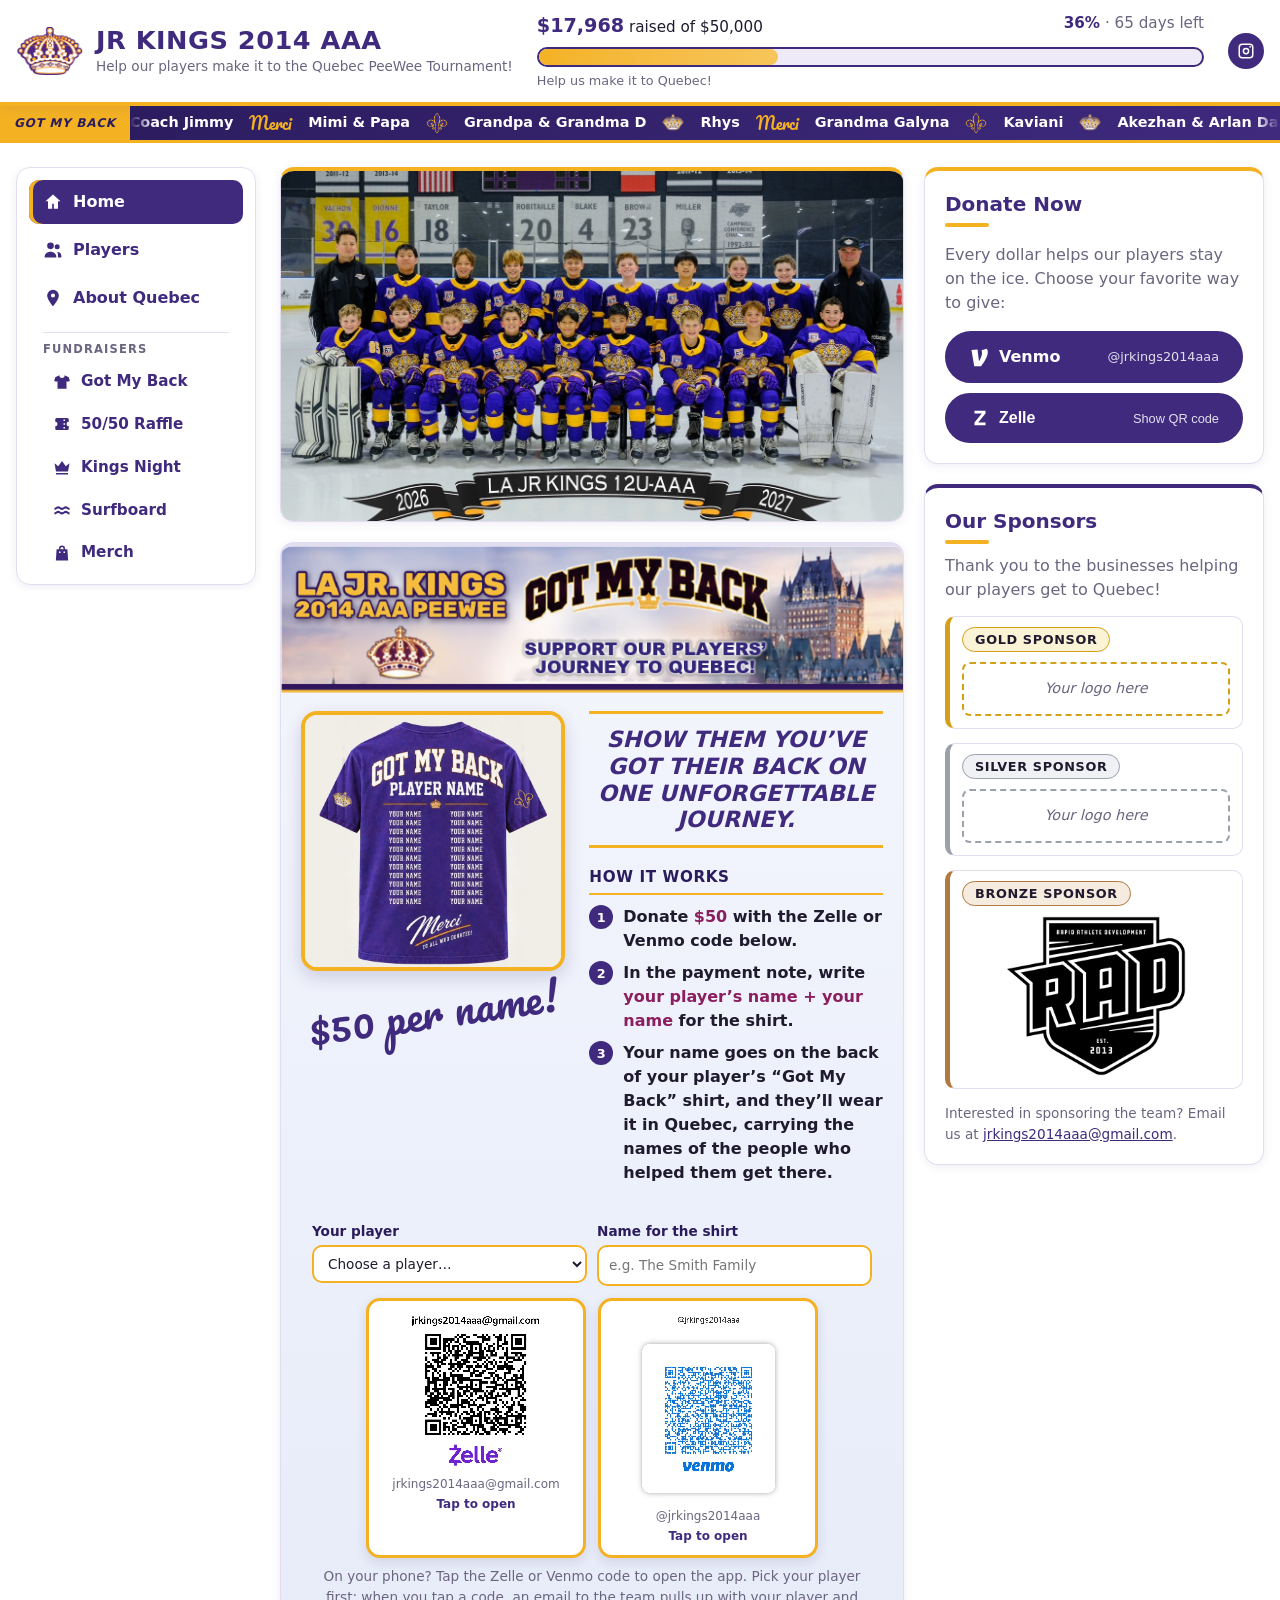
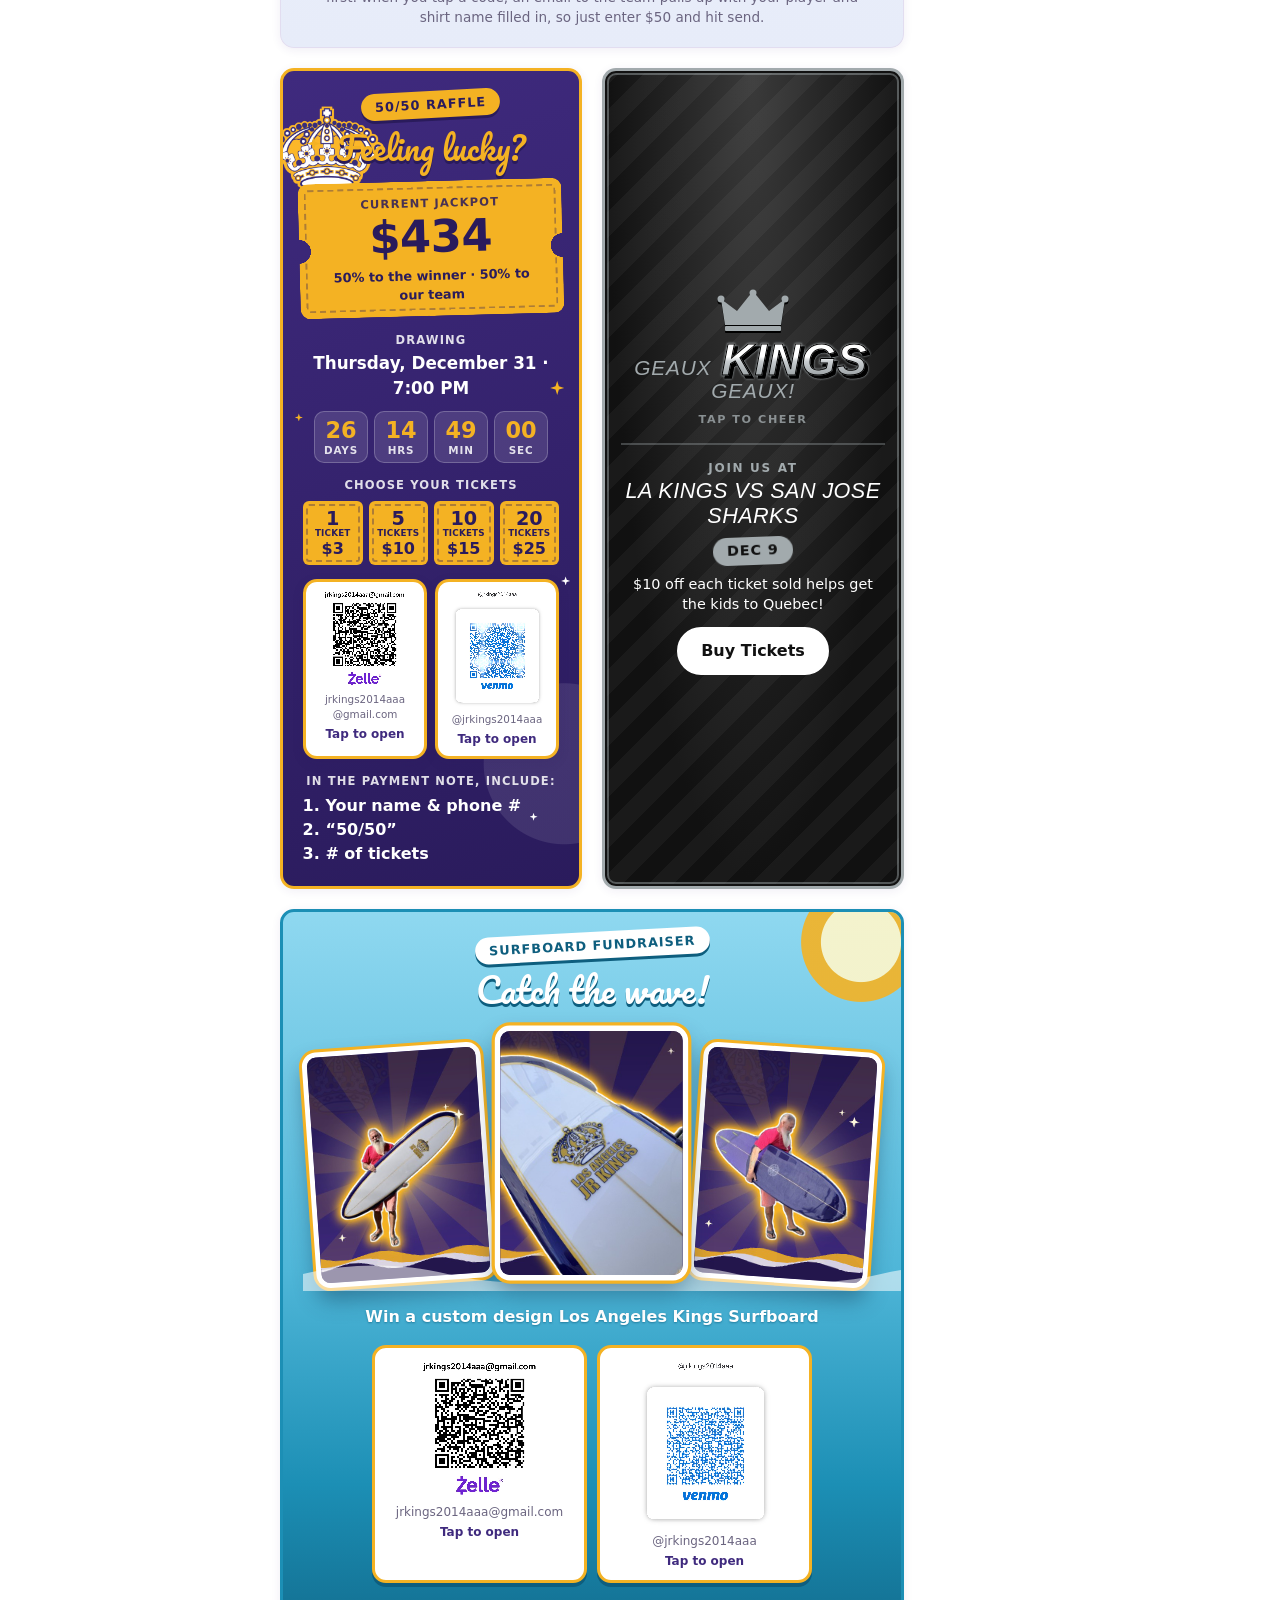
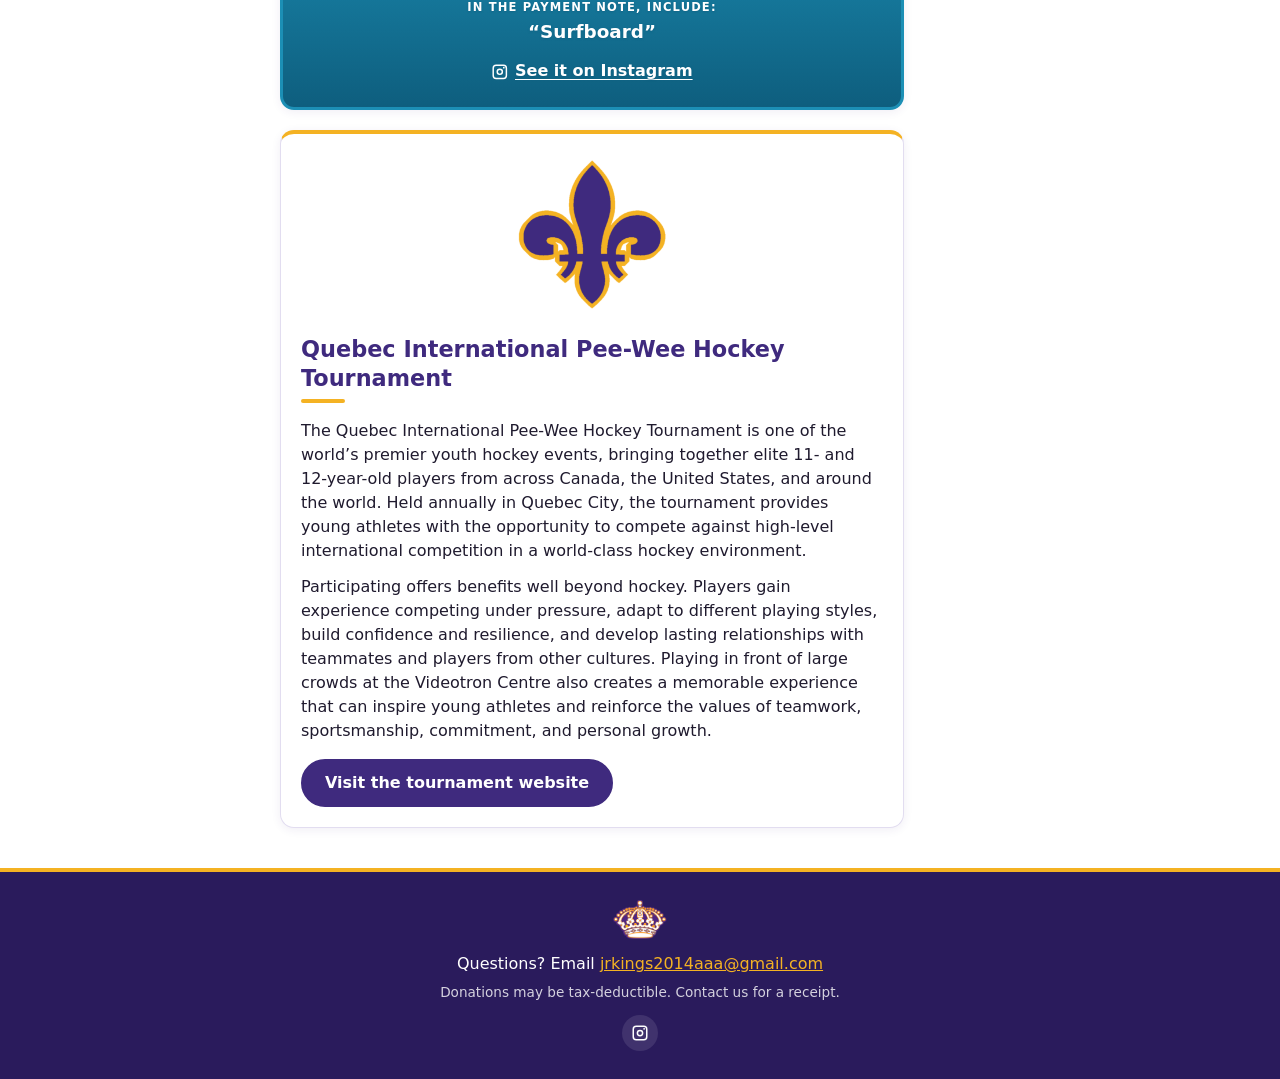
<file: index.html>
<!doctype html>
<html lang="en">
<head>
  <meta charset="utf-8">
  <meta name="viewport" content="width=device-width, initial-scale=1">
  <title>Fundraiser</title>
  <link rel="icon" href="Images/logo.png">
  <link rel="preconnect" href="https://fonts.googleapis.com">
  <link rel="preconnect" href="https://fonts.gstatic.com" crossorigin>
  <link rel="stylesheet" href="https://fonts.googleapis.com/css2?family=Pacifico&display=swap">
  <link rel="stylesheet" href="theme.css?v=6">
  <link rel="stylesheet" href="styles.css?v=30">
</head>
<body data-page="home">
  <!-- Header, sidebar, and footer are filled in by app.js (shared across pages). -->
  <header id="site-header" class="site-header"></header>
  <!-- Scrolling thank-you strip with every player's Got My Back supporters -->
  <div id="donor-ticker" class="donor-ticker" hidden></div>

  <div class="layout">
    <div class="left-col">
      <nav id="sidebar" class="sidebar" aria-label="Site navigation"></nav>
    </div>

    <main class="content">
      <div id="error" class="error" hidden></div>

      <div class="home-grid">
        <div class="home-main">
          <figure id="team-photo" class="card team-photo" hidden>
            <img id="team-photo-img" src="" alt="">
            <figcaption id="team-photo-caption" hidden></figcaption>
          </figure>

          <section id="fundraising-alert" class="card fundraising-alert" aria-labelledby="alert-title" hidden>
            <img id="alert-banner" class="alert-banner" src="" alt="" hidden>
            <div class="alert-grid">
              <div class="alert-side">
                <div id="alert-media" class="alert-media"></div>
                <p id="alert-note" class="alert-note" hidden></p>
              </div>
              <div class="alert-body">
                <h2 id="alert-title"></h2>
                <p id="alert-text" hidden></p>
                <div id="alert-steps" hidden></div>
                <div id="alert-info" class="alert-info" hidden></div>
                <a id="alert-link" class="btn btn-accent" href="#" target="_blank" rel="noopener" hidden></a>
              </div>
            </div>
            <!-- Player picker and pay codes run across the whole box, under the shirt and the steps -->
            <div id="alert-pay" class="alert-pay" hidden></div>
          </section>

          <!-- 50/50 raffle and Geaux Kings side by side (stacked on narrow screens) -->
          <div class="promo-row">
            <section id="fifty-fifty" class="card fifty" aria-labelledby="fifty-title" hidden>
              <div class="fifty-sparkles" aria-hidden="true"><i></i><i></i><i></i><i></i><i></i><i></i><i></i></div>
              <p id="fifty-kicker" class="fifty-kicker"></p>
              <h2 id="fifty-title" class="fifty-title"></h2>

              <div class="fifty-ticket">
                <span class="fifty-label">Current jackpot</span>
                <strong id="fifty-jackpot" class="fifty-jackpot">$0</strong>
                <span id="fifty-jackpot-note" class="fifty-split" hidden></span>
              </div>

              <div class="fifty-draw">
                <p class="fifty-label">Drawing</p>
                <p id="fifty-date" class="fifty-date"></p>
                <p id="fifty-place" class="fifty-place" hidden></p>
                <div id="fifty-countdown" class="fifty-countdown" aria-hidden="true"></div>
                <p id="fifty-done" class="fifty-done" hidden></p>
              </div>

              <div id="fifty-tickets" class="fifty-tickets" hidden></div>
              <div id="fifty-pay" class="fifty-pay" hidden></div>
              <a id="fifty-btn" class="btn fifty-btn" href="#donate" hidden>
                <span id="fifty-btn-text"></span>
                <span class="fifty-btn-icon" aria-hidden="true">🎟️</span>
              </a>
              <div id="fifty-how" class="fifty-how" hidden></div>
              <p id="fifty-note" class="fifty-note" hidden></p>
            </section>

            <!-- Cheer tile in LA Kings black and silver. Tap it for a burst of confetti. -->
            <section id="go-kings" class="go-kings" aria-label="Geaux Kings Geaux!">
              <button id="go-kings-cheer" class="go-kings-cheer" type="button" aria-label="Geaux Kings Geaux! Tap to cheer">
                <svg class="go-kings-crown" viewBox="0 0 64 40" aria-hidden="true">
                  <path d="M4 34 0 8l16 12L32 0l16 20L64 8l-4 26z"/>
                  <rect x="4" y="35" width="56" height="5" rx="1"/>
                  <circle cx="0" cy="8" r="3.5"/><circle cx="32" cy="2" r="3.5"/><circle cx="64" cy="8" r="3.5"/>
                </svg>
                <span class="go-kings-text" aria-hidden="true">
                  <span class="go-kings-go">Geaux</span>
                  <span class="go-kings-name">Kings</span>
                  <span class="go-kings-go">Geaux!</span>
                </span>
                <span class="go-kings-tap" aria-hidden="true">Tap to cheer</span>
              </button>
              <div id="go-kings-event" class="go-kings-event" hidden>
                <p class="go-kings-join">Join us at</p>
                <p id="go-kings-game" class="go-kings-game"></p>
                <p id="go-kings-date" class="go-kings-date" hidden></p>
                <p id="go-kings-text" class="go-kings-info" hidden></p>
                <a id="go-kings-email" class="go-kings-btn" href="#" hidden></a>
                <p id="go-kings-address" class="go-kings-address" hidden></p>
              </div>
            </section>
          </div>

          <!-- Surfboard fundraiser: a board bobbing on the waves, with Zelle / Venmo codes and an Instagram link -->
          <section id="surfboard" class="card surf" aria-labelledby="surf-title" hidden>
            <div class="surf-sun" aria-hidden="true"></div>
            <p id="surf-kicker" class="surf-kicker"></p>
            <h2 id="surf-title" class="surf-title"></h2>
            <div id="surf-photos" class="surf-photos" hidden></div>
            <div class="surf-scene" aria-hidden="true">
              <svg class="surf-board" viewBox="0 0 600 160">
                <defs>
                  <clipPath id="surf-board-shape">
                    <path d="M20 80C20 44 110 28 300 28c170 0 255 22 292 52-37 30-122 52-292 52C110 132 20 116 20 80z"/>
                  </clipPath>
                  <linearGradient id="surf-board-shine" x1="0" y1="0" x2="0" y2="1">
                    <stop offset="0" stop-color="#fff" stop-opacity="0.55"/>
                    <stop offset="0.45" stop-color="#fff" stop-opacity="0"/>
                    <stop offset="1" stop-color="#000" stop-opacity="0.12"/>
                  </linearGradient>
                </defs>
                <g clip-path="url(#surf-board-shape)">
                  <rect class="surf-board-deck" width="600" height="160"/>
                  <rect class="surf-board-stripe" x="120" width="34" height="160"/>
                  <rect class="surf-board-stripe" x="164" width="12" height="160"/>
                  <rect class="surf-board-stripe" x="446" width="12" height="160"/>
                  <line class="surf-board-stringer" x1="20" y1="80" x2="592" y2="80"/>
                  <rect width="600" height="160" fill="url(#surf-board-shine)"/>
                </g>
                <path class="surf-board-rail" d="M20 80C20 44 110 28 300 28c170 0 255 22 292 52-37 30-122 52-292 52C110 132 20 116 20 80z"/>
                <text id="surf-board-text" class="surf-board-text" x="310" y="92" text-anchor="middle"></text>
              </svg>
              <svg class="surf-waves" viewBox="0 0 1200 60" preserveAspectRatio="none">
                <path d="M0 30c50-20 100-20 150 0s100 20 150 0 100-20 150 0 100 20 150 0 100-20 150 0 100 20 150 0 100-20 150 0 100 20 150 0v30H0z"/>
              </svg>
            </div>
            <p id="surf-text" class="surf-text" hidden></p>
            <div id="surf-pay" class="surf-pay" hidden></div>
            <div id="surf-how" class="surf-how" hidden></div>
            <a id="surf-link" class="surf-link" href="#" target="_blank" rel="noopener" hidden></a>
            <p id="surf-note" class="surf-note" hidden></p>
          </section>

          <section id="about" class="card about" aria-labelledby="about-title" hidden>
            <img id="about-logo" class="about-logo" src="" alt="" hidden>
            <div class="about-body">
              <h1 id="about-title"></h1>
              <div id="about-text"></div>
              <a id="about-link" class="btn btn-primary" href="#" target="_blank" rel="noopener" hidden></a>
            </div>
          </section>

        </div>

        <div class="home-aside">
          <section id="donate" class="card card-donate order-donate" aria-labelledby="donate-title">
            <h2 id="donate-title">Donate Now</h2>
            <p class="muted">Every dollar helps our players stay on the ice. Choose your favorite way to give:</p>
            <div id="donate-links" class="donate-links"></div>
          </section>

          <section id="sponsors" class="card sponsors order-sponsors" aria-labelledby="sponsors-title" hidden>
            <h2 id="sponsors-title">Our Sponsors</h2>
            <p id="sponsors-text" class="muted sponsors-text" hidden></p>
            <div id="sponsors-tiers" class="sponsor-tiers"></div>
            <p id="sponsors-contact" class="muted sponsors-contact" hidden></p>
          </section>

        </div>
      </div>
    </main>
  </div>

  <footer id="site-footer" class="site-footer"></footer>

  <script src="app.js?v=30"></script>
</body>
</html>
</file>
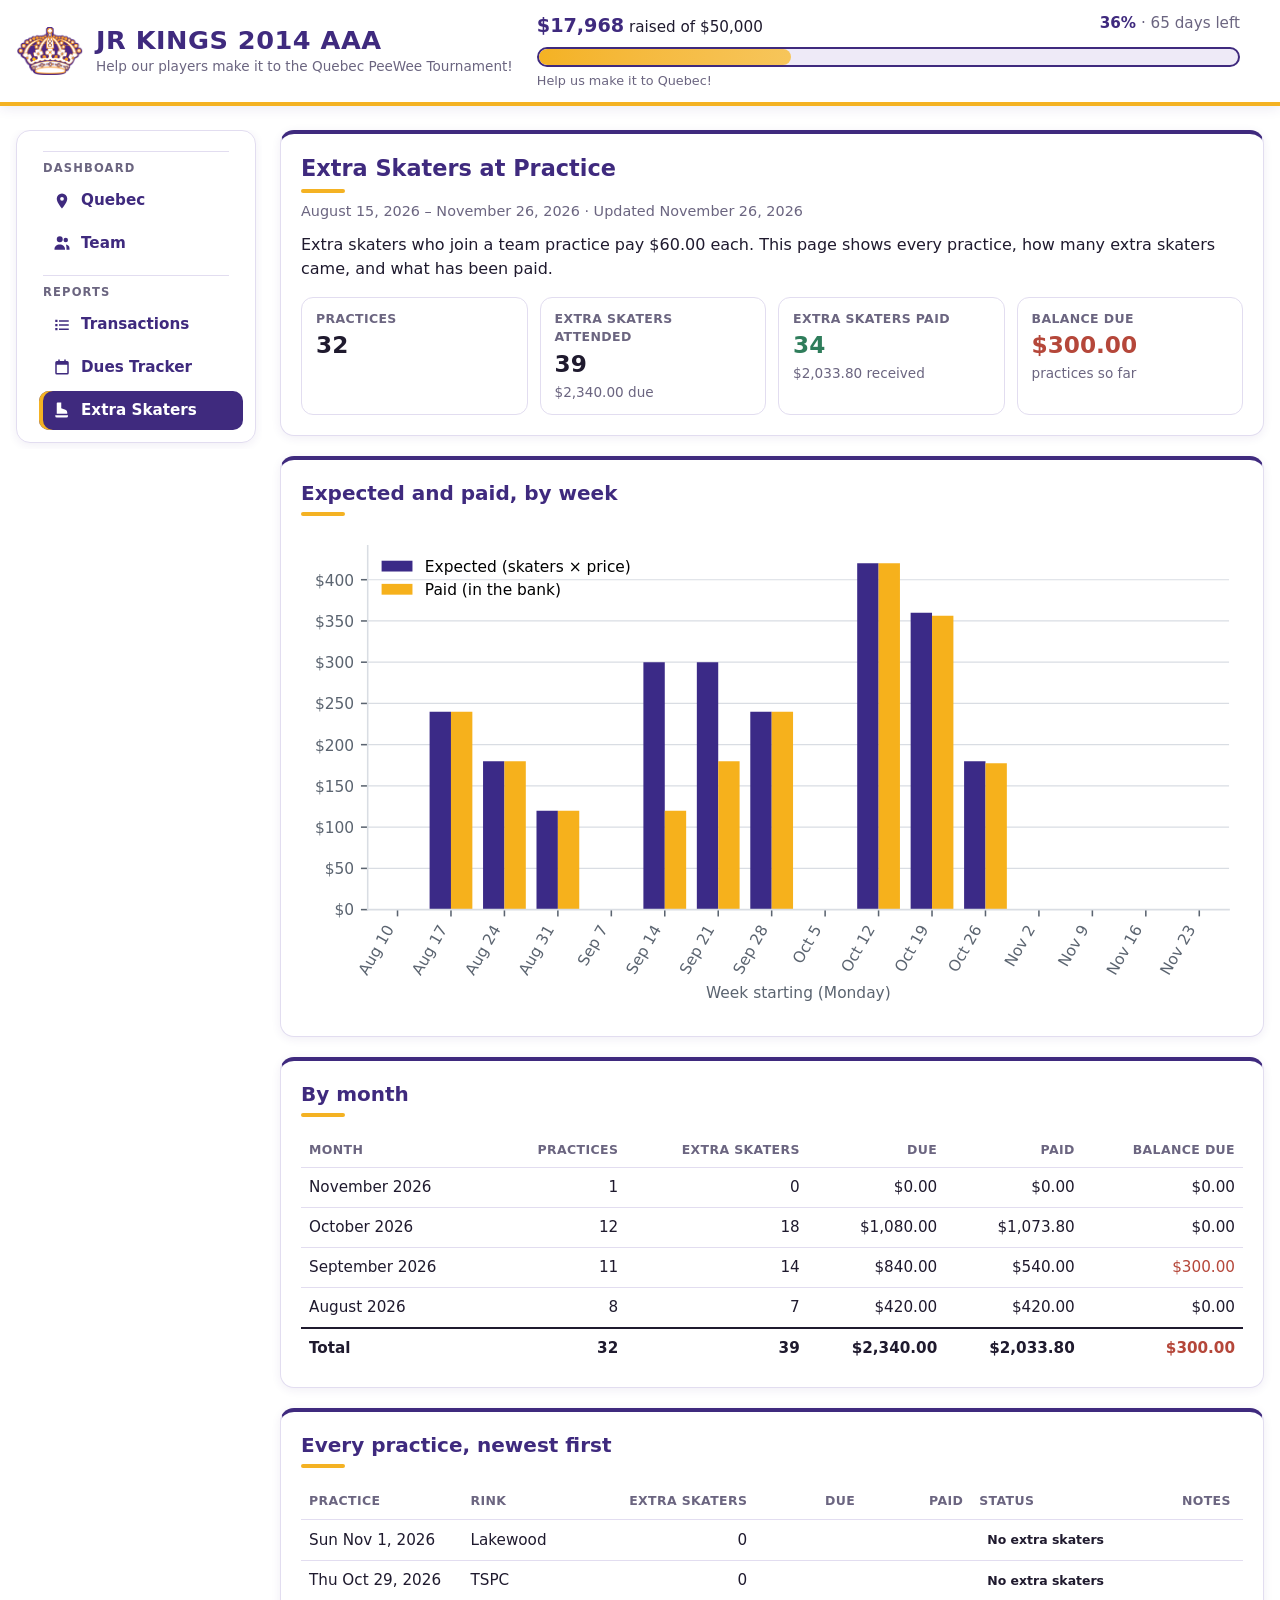
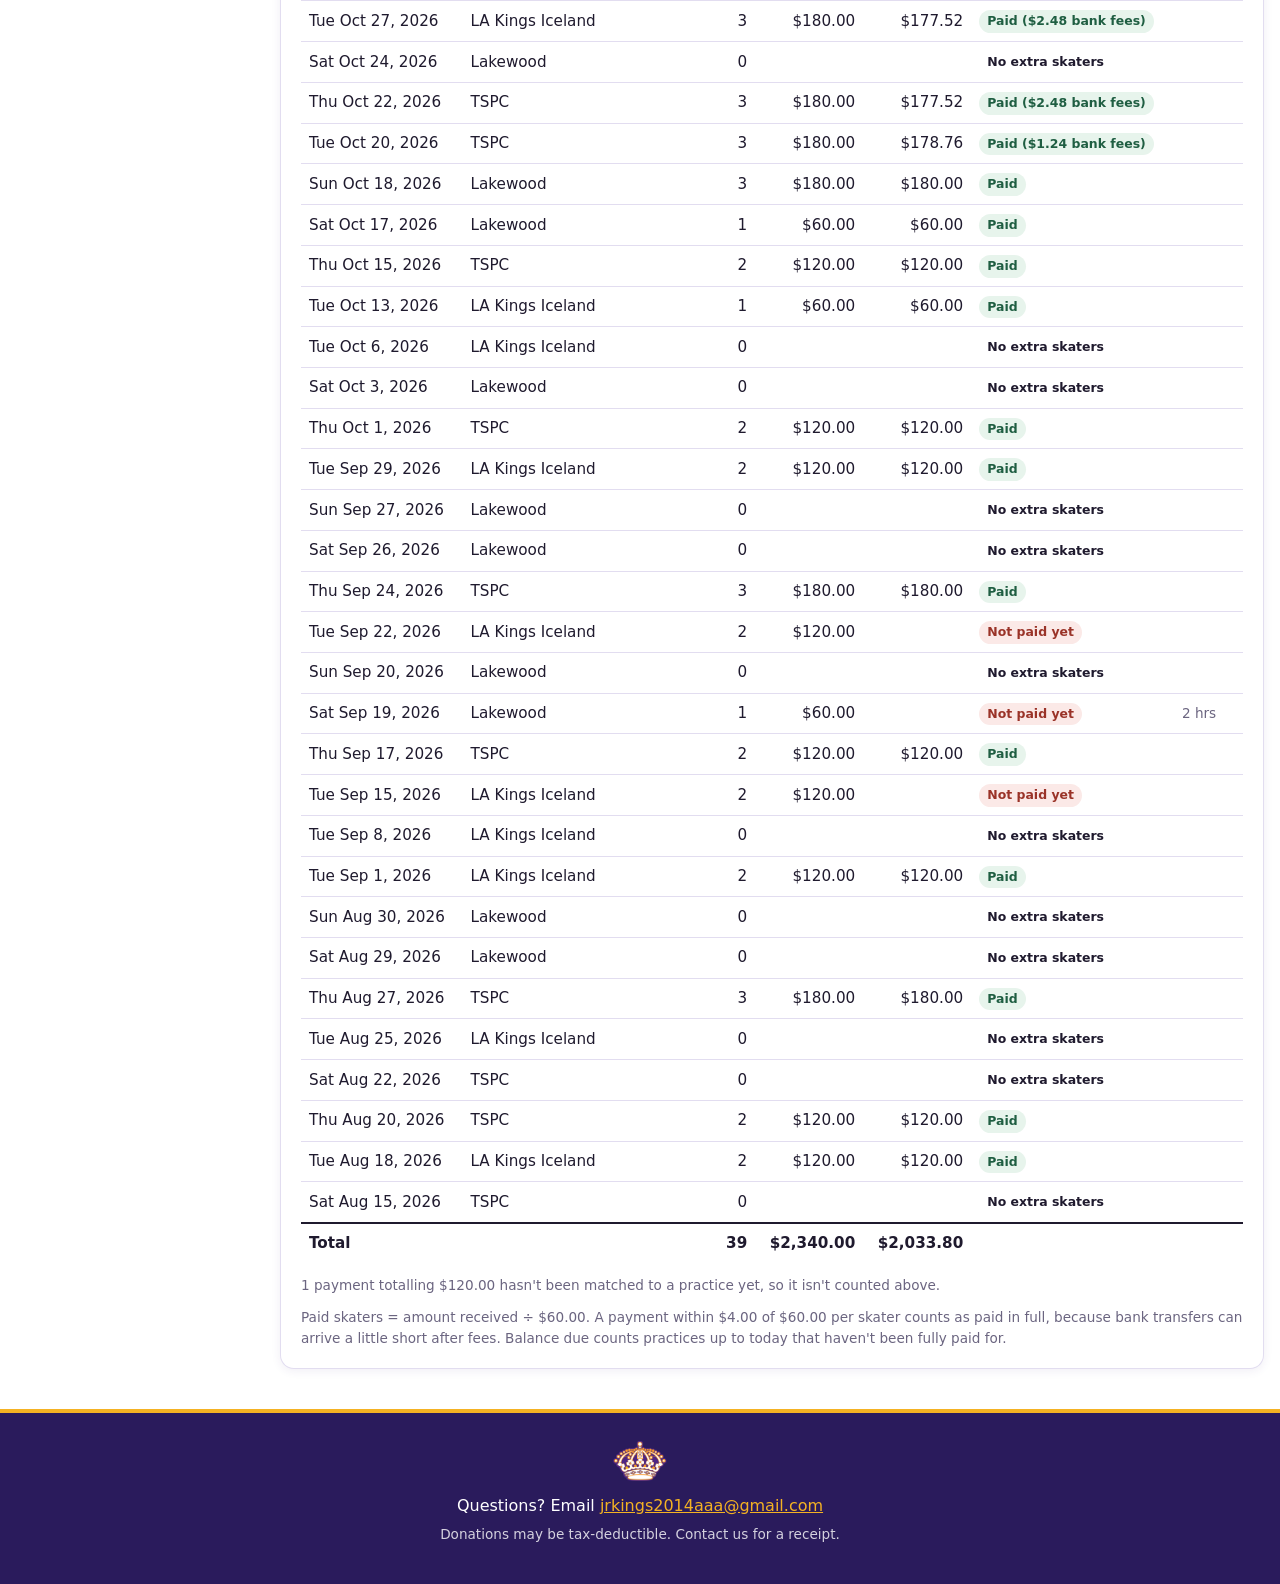
<file: extraskaters/index.html>
<!doctype html>
<html lang="en">
<head>
  <meta charset="utf-8">
  <meta name="viewport" content="width=device-width, initial-scale=1">
  <!-- Exported from the Jr Kings 2014 AAA finances app on Nov 26, 2026 7:40 PM.
       Don't edit this file: use "Export HTML" in the finances app again to update it. -->
  
  <base href="../">
  
  <meta name="robots" content="noindex, nofollow">
  <title>Extra Skaters</title>
  <link rel="icon" href="Images/logo.png">
  <link rel="stylesheet" href="theme.css?v=6">
  <link rel="stylesheet" href="styles.css?v=30">
  <style>
    /* Report pages: colors come from the website's theme.css. */
    .rpt { --rpt-pos: #2f7d5b; --rpt-neg: #b5473a; display: flex; flex-direction: column; gap: 20px; }
    .rpt .card h1 { margin-bottom: 8px; }
    .rpt-title-row { display: flex; flex-wrap: wrap; align-items: center; justify-content: space-between; gap: 8px 16px; }
    .rpt-title-row h1 { margin: 0; }
    .rpt-meta { margin: 0; color: var(--muted); font-size: 0.9rem; }
    .rpt-intro { margin: 10px 0 0; }
    .rpt-stats { display: grid; gap: 12px; grid-template-columns: repeat(auto-fit, minmax(150px, 1fr)); margin-top: 16px; }
    .rpt-stat { border: 1px solid var(--border); border-radius: 12px; padding: 12px 14px; background: var(--surface); }
    .rpt-stat .label { color: var(--muted); font-size: 0.78rem; font-weight: 700; text-transform: uppercase; letter-spacing: 0.03em; }
    .rpt-stat .value { font-size: 1.45rem; font-weight: 800; color: var(--text); font-variant-numeric: tabular-nums; }
    .rpt-stat .sub { color: var(--muted); font-size: 0.85rem; }
    .rpt .pos { color: var(--rpt-pos); }
    .rpt .neg { color: var(--rpt-neg); }
    .rpt-grid { display: grid; gap: 20px; grid-template-columns: repeat(auto-fit, minmax(300px, 1fr)); }
    .rpt-scroll { overflow-x: auto; }
    .rpt table { width: 100%; border-collapse: collapse; font-size: 0.95rem; }
    .rpt th, .rpt td { text-align: left; padding: 8px; border-bottom: 1px solid var(--border); vertical-align: middle; }
    .rpt th { color: var(--muted); font-size: 0.78rem; font-weight: 700; text-transform: uppercase; letter-spacing: 0.03em; }
    .rpt .num { text-align: right; font-variant-numeric: tabular-nums; white-space: nowrap; }
    .rpt .nowrap { white-space: nowrap; }
    .rpt tr.total td { font-weight: 800; border-top: 2px solid var(--text); border-bottom: 0; }
    .rpt .small { font-size: 0.85rem; }
    .rpt-muted { color: var(--muted); }
    .rpt-note-cell { color: var(--muted); font-size: 0.9rem; max-width: 28ch; overflow-wrap: anywhere; }
    .rpt-status { display: inline-block; margin-left: 4px; padding: 0 8px; border: 1px solid var(--border); border-radius: 999px;
      font-size: 0.72rem; font-weight: 700; color: var(--muted); white-space: nowrap; vertical-align: 1px; }
    .rpt-status-fully_paid { color: var(--rpt-pos); border-color: currentColor; }
    .rpt-status-quoted { color: var(--primary); border-color: currentColor; }
    .rpt-status-optional { border-style: dashed; }
    .rpt-priority { display: inline-block; padding: 0 8px; border: 1px solid var(--primary); border-radius: 999px;
      font-size: 0.72rem; font-weight: 700; white-space: nowrap; }
    .rpt-priority-mandatory { background: var(--primary); color: var(--on-primary); }
    .rpt-priority-nice_to_have { background: var(--primary-tint); color: var(--primary); }
    .rpt tr.rpt-subtotal td { font-weight: 700; color: var(--muted); border-bottom: 0; }
    .rpt tr.rpt-subtotal:first-child td { border-top: 2px solid var(--border); }
    .rpt-bar-cell { width: 38%; }
    .rpt-bar-track { display: flex; height: 10px; background: var(--primary-tint); border-radius: 5px; overflow: hidden; min-width: 60px; }
    .rpt-bar { height: 100%; }
    .rpt-bar.income { background: var(--rpt-pos); }
    .rpt-bar.expense, .rpt-bar.over { background: var(--rpt-neg); }
    .rpt-bar.spent { background: var(--primary); }
    .rpt-bar.planned { opacity: 0.35; background-image: repeating-linear-gradient(45deg, transparent 0 3px, rgba(255, 255, 255, 0.7) 3px 5px); }
    .rpt-goal-head { display: flex; justify-content: space-between; align-items: baseline; flex-wrap: wrap; gap: 4px 16px; margin-bottom: 10px; }
    .rpt-goal-raised { font-size: 1.05rem; font-variant-numeric: tabular-nums; }
    .rpt-goal-raised strong { font-size: 1.7rem; font-weight: 800; color: var(--primary); margin-right: 2px; }
    .rpt-goal-pct { font-size: 1.05rem; color: var(--muted); }
    .rpt-goal-pct strong { color: var(--primary); }
    .rpt-goal-bar { height: 22px; border: 2px solid var(--primary); border-radius: 999px; background: var(--primary-tint); overflow: hidden; }
    .rpt-goal-fill { height: 100%; min-width: 18px; border-radius: 999px; background: var(--accent); }
    .rpt-chart { display: block; width: 100%; height: auto; }
    .rpt-chip { display: inline-block; font-size: 0.78rem; font-weight: 700; padding: 2px 8px; border-radius: 999px; white-space: nowrap; }
    .rpt-chip.pos { background: #e7f4ec; color: #1f5e42; }
    .rpt-chip.warn { background: #fff6e0; color: #7a4f00; }
    .rpt-chip.neg { background: #fbe9e7; color: #9a3328; }
    .rpt-note { margin: 12px 0 0; color: var(--muted); font-size: 0.85rem; }
    .rpt-legend { display: flex; flex-wrap: wrap; gap: 4px 14px; margin: 0 0 10px; color: var(--muted); font-size: 0.85rem; }
    .rpt-key { display: inline-block; width: 12px; height: 10px; border-radius: 2px; margin-right: 5px; vertical-align: -1px; }
    .rpt [hidden] { display: none !important; }
    /* Finances page: one collapsible row per category, opening to its transactions */
    .rpt-group-total { margin: -6px 0 12px; font-size: 1.05rem; }
    .rpt-grid-note { margin-top: -8px; }
    .rpt-cat { border: 1px solid var(--border); border-radius: 10px; margin-bottom: 8px; background: var(--surface); }
    .rpt-cat summary {
      display: flex; align-items: center; gap: 10px; padding: 10px 12px;
      cursor: pointer; list-style: none; font-weight: 700;
    }
    .rpt-cat summary::-webkit-details-marker { display: none; }
    .rpt-cat summary::before { content: "▸"; color: var(--primary); transition: transform 0.15s; }
    .rpt-cat[open] summary::before { transform: rotate(90deg); }
    .rpt-cat summary:focus-visible { outline: 3px solid var(--primary); outline-offset: 2px; border-radius: 10px; }
    .rpt-cat-name { flex: 1; min-width: 0; }
    .rpt-cat-bar { flex: 0 0 34%; }
    .rpt-cat-total { font-variant-numeric: tabular-nums; white-space: nowrap; text-align: right; }
    .rpt-cat-total .small { display: block; font-weight: 400; }
    .rpt-cat table { margin: 0 0 6px; }
    .rpt-cat th:first-child, .rpt-cat td:first-child { padding-left: 34px; }
    .rpt-cat-link { margin: 0; padding: 4px 12px 10px 34px; font-size: 0.85rem; }
    .rpt-cats-total { display: flex; justify-content: space-between; padding: 10px 12px 0 34px;
      border-top: 2px solid var(--text); margin-top: 4px; font-weight: 800; }
    .rpt-cat-count {
      min-width: 26px; padding: 1px 8px; border-radius: 999px; text-align: center;
      background: var(--primary-tint); color: var(--primary); font-size: 0.8rem;
    }
    /* Transactions page: category buttons over one list, newest first */
    .rpt-filters h2 { margin-bottom: 10px; }
    .rpt-filter-row { display: flex; flex-wrap: wrap; align-items: center; gap: 8px; margin-top: 8px; }
    .rpt-filter-kind { flex-basis: 100%; color: var(--muted); font-size: 0.78rem; font-weight: 700;
      text-transform: uppercase; letter-spacing: 0.03em; margin-top: 4px; }
    .rpt-filter {
      display: inline-flex; align-items: center; gap: 6px; padding: 6px 12px; min-height: 36px;
      border: 1px solid var(--border); border-radius: 999px; background: var(--surface); color: var(--text);
      font: inherit; font-size: 0.9rem; font-weight: 600; cursor: pointer;
    }
    .rpt-filter:hover { border-color: var(--primary); }
    .rpt-filter:focus-visible { outline: 3px solid var(--primary); outline-offset: 2px; }
    .rpt-filter-in { border-left: 4px solid var(--rpt-pos); }
    .rpt-filter-out { border-left: 4px solid var(--rpt-neg); }
    .rpt-filter[aria-pressed="true"] { background: var(--primary); border-color: var(--primary); color: var(--on-primary); }
    .rpt-filter[aria-pressed="true"] .rpt-cat-count { background: var(--on-primary); color: var(--primary); }
    .rpt-txns .rpt-chip { background: var(--primary-tint); color: var(--primary); }
    /* Finances pages: period buttons over the category lists */
    .rpt-period { display: flex; flex-wrap: wrap; align-items: center; gap: 8px; }
    .rpt-period[hidden] { display: none; }
    .rpt-period-label { color: var(--muted); font-size: 0.78rem; font-weight: 700; text-transform: uppercase; letter-spacing: 0.03em; }
    .rpt-period-note { flex-basis: 100%; margin: 0; }
    .rpt-period-note:empty { display: none; }
    @media (max-width: 600px) { .rpt .hide-sm { display: none; } }
  </style>
</head>
<body data-page="extraskaters" data-nav="reportNav" data-no-donate data-no-social>
  <!-- Header, sidebar, and footer are filled in by the website's app.js, like every other page. -->
  <header id="site-header" class="site-header"></header>

  <div class="layout">
    <div class="left-col">
      <nav id="sidebar" class="sidebar" aria-label="Site navigation"></nav>
    </div>

    <main class="content">
      <div id="error" class="error" hidden></div>
      <div class="rpt">

<section class="card" aria-labelledby="rpt-title">
  <h1 id="rpt-title">Extra Skaters at Practice</h1>
  <p class="rpt-meta">August 15, 2026 – November 26, 2026 · Updated November 26, 2026</p>
  <p class="rpt-intro">Extra skaters who join a team practice pay $60.00 each.
    This page shows every practice, how many extra skaters came, and what has been paid.</p>
  <div class="rpt-stats">
    <div class="rpt-stat"><div class="label">Practices</div><div class="value">32</div></div>
    <div class="rpt-stat"><div class="label">Extra skaters attended</div><div class="value">39</div>
      <div class="sub">$2,340.00 due</div></div>
    <div class="rpt-stat"><div class="label">Extra skaters paid</div><div class="value pos">34</div>
      <div class="sub">$2,033.80 received</div></div>
    <div class="rpt-stat"><div class="label">Balance due</div><div class="value neg">$300.00</div>
      <div class="sub">practices so far</div></div>
  </div>
</section>


<section class="card" aria-labelledby="rpt-week-title">
  <h2 id="rpt-week-title">Expected and paid, by week</h2>
  <svg class="rpt-chart" role="img" aria-label="Expected and paid amounts for extra skaters, by week" xmlns:xlink="http://www.w3.org/1999/xlink" viewBox="0 0 488.16 250.443033" xmlns="http://www.w3.org/2000/svg" version="1.1">
 <metadata>
  <rdf:RDF xmlns:dc="http://purl.org/dc/elements/1.1/" xmlns:cc="http://creativecommons.org/ns#" xmlns:rdf="http://www.w3.org/1999/02/22-rdf-syntax-ns#">
   <cc:Work>
    <dc:type rdf:resource="http://purl.org/dc/dcmitype/StillImage"/>
    <dc:format>image/svg+xml</dc:format>
    <dc:creator>
     <cc:Agent>
      <dc:title>Matplotlib v3.11.2, https://matplotlib.org/</dc:title>
     </cc:Agent>
    </dc:creator>
   </cc:Work>
  </rdf:RDF>
 </metadata>
 <defs>
  <style type="text/css">*{stroke-linejoin: round; stroke-linecap: butt}</style>
 </defs>
 <g id="figure_1">
  <g id="patch_1">
   <path d="M 0 250.443033 
L 488.16 250.443033 
L 488.16 -0 
L 0 -0 
z
" style="fill: #ffffff"/>
  </g>
  <g id="axes_1">
   <g id="patch_2">
    <path d="M 34.56 195.696 
L 480.96 195.696 
L 480.96 7.2 
L 34.56 7.2 
z
" style="fill: #ffffff"/>
   </g>
   <g id="matplotlib.axis_1">
    <g id="xtick_1">
     <g id="line2d_1">
      <defs>
       <path id="m6229f6c047" d="M 0 0 
L 0 3.5 
" style="stroke: #5b6470; stroke-width: 0.8"/>
      </defs>
      <g>
       <use xlink:href="#m6229f6c047" x="50.016143" y="195.696" style="fill: #5b6470; stroke: #5b6470; stroke-width: 0.8"/>
      </g>
     </g>
     <g id="text_1">
      <text style="font-size: 8px; font-family: 'DejaVu Sans', 'Bitstream Vera Sans', 'Computer Modern Sans Serif', 'Lucida Grande', 'Verdana', 'Geneva', 'Lucid', 'Arial', 'Helvetica', 'Avant Garde', sans-serif; fill: #5b6470" transform="translate(34.179875 230.28147) rotate(-60)">Aug 10</text>
     </g>
    </g>
    <g id="xtick_2">
     <g id="line2d_2">
      <g>
       <use xlink:href="#m6229f6c047" x="77.715324" y="195.696" style="fill: #5b6470; stroke: #5b6470; stroke-width: 0.8"/>
      </g>
     </g>
     <g id="text_2">
      <text style="font-size: 8px; font-family: 'DejaVu Sans', 'Bitstream Vera Sans', 'Computer Modern Sans Serif', 'Lucida Grande', 'Verdana', 'Geneva', 'Lucid', 'Arial', 'Helvetica', 'Avant Garde', sans-serif; fill: #5b6470" transform="translate(61.879056 230.28147) rotate(-60)">Aug 17</text>
     </g>
    </g>
    <g id="xtick_3">
     <g id="line2d_3">
      <g>
       <use xlink:href="#m6229f6c047" x="105.414505" y="195.696" style="fill: #5b6470; stroke: #5b6470; stroke-width: 0.8"/>
      </g>
     </g>
     <g id="text_3">
      <text style="font-size: 8px; font-family: 'DejaVu Sans', 'Bitstream Vera Sans', 'Computer Modern Sans Serif', 'Lucida Grande', 'Verdana', 'Geneva', 'Lucid', 'Arial', 'Helvetica', 'Avant Garde', sans-serif; fill: #5b6470" transform="translate(89.578237 230.28147) rotate(-60)">Aug 24</text>
     </g>
    </g>
    <g id="xtick_4">
     <g id="line2d_4">
      <g>
       <use xlink:href="#m6229f6c047" x="133.113686" y="195.696" style="fill: #5b6470; stroke: #5b6470; stroke-width: 0.8"/>
      </g>
     </g>
     <g id="text_4">
      <text style="font-size: 8px; font-family: 'DejaVu Sans', 'Bitstream Vera Sans', 'Computer Modern Sans Serif', 'Lucida Grande', 'Verdana', 'Geneva', 'Lucid', 'Arial', 'Helvetica', 'Avant Garde', sans-serif; fill: #5b6470" transform="translate(117.277418 230.28147) rotate(-60)">Aug 31</text>
     </g>
    </g>
    <g id="xtick_5">
     <g id="line2d_5">
      <g>
       <use xlink:href="#m6229f6c047" x="160.812867" y="195.696" style="fill: #5b6470; stroke: #5b6470; stroke-width: 0.8"/>
      </g>
     </g>
     <g id="text_5">
      <text style="font-size: 8px; font-family: 'DejaVu Sans', 'Bitstream Vera Sans', 'Computer Modern Sans Serif', 'Lucida Grande', 'Verdana', 'Geneva', 'Lucid', 'Arial', 'Helvetica', 'Avant Garde', sans-serif; fill: #5b6470" transform="translate(147.792224 225.404664) rotate(-60)">Sep 7</text>
     </g>
    </g>
    <g id="xtick_6">
     <g id="line2d_6">
      <g>
       <use xlink:href="#m6229f6c047" x="188.512048" y="195.696" style="fill: #5b6470; stroke: #5b6470; stroke-width: 0.8"/>
      </g>
     </g>
     <g id="text_6">
      <text style="font-size: 8px; font-family: 'DejaVu Sans', 'Bitstream Vera Sans', 'Computer Modern Sans Serif', 'Lucida Grande', 'Verdana', 'Geneva', 'Lucid', 'Arial', 'Helvetica', 'Avant Garde', sans-serif; fill: #5b6470" transform="translate(172.946405 229.812734) rotate(-60)">Sep 14</text>
     </g>
    </g>
    <g id="xtick_7">
     <g id="line2d_7">
      <g>
       <use xlink:href="#m6229f6c047" x="216.211229" y="195.696" style="fill: #5b6470; stroke: #5b6470; stroke-width: 0.8"/>
      </g>
     </g>
     <g id="text_7">
      <text style="font-size: 8px; font-family: 'DejaVu Sans', 'Bitstream Vera Sans', 'Computer Modern Sans Serif', 'Lucida Grande', 'Verdana', 'Geneva', 'Lucid', 'Arial', 'Helvetica', 'Avant Garde', sans-serif; fill: #5b6470" transform="translate(200.645586 229.812734) rotate(-60)">Sep 21</text>
     </g>
    </g>
    <g id="xtick_8">
     <g id="line2d_8">
      <g>
       <use xlink:href="#m6229f6c047" x="243.91041" y="195.696" style="fill: #5b6470; stroke: #5b6470; stroke-width: 0.8"/>
      </g>
     </g>
     <g id="text_8">
      <text style="font-size: 8px; font-family: 'DejaVu Sans', 'Bitstream Vera Sans', 'Computer Modern Sans Serif', 'Lucida Grande', 'Verdana', 'Geneva', 'Lucid', 'Arial', 'Helvetica', 'Avant Garde', sans-serif; fill: #5b6470" transform="translate(228.344767 229.812734) rotate(-60)">Sep 28</text>
     </g>
    </g>
    <g id="xtick_9">
     <g id="line2d_9">
      <g>
       <use xlink:href="#m6229f6c047" x="271.60959" y="195.696" style="fill: #5b6470; stroke: #5b6470; stroke-width: 0.8"/>
      </g>
     </g>
     <g id="text_9">
      <text style="font-size: 8px; font-family: 'DejaVu Sans', 'Bitstream Vera Sans', 'Computer Modern Sans Serif', 'Lucida Grande', 'Verdana', 'Geneva', 'Lucid', 'Arial', 'Helvetica', 'Avant Garde', sans-serif; fill: #5b6470" transform="translate(259.212698 224.324298) rotate(-60)">Oct 5</text>
     </g>
    </g>
    <g id="xtick_10">
     <g id="line2d_10">
      <g>
       <use xlink:href="#m6229f6c047" x="299.308771" y="195.696" style="fill: #5b6470; stroke: #5b6470; stroke-width: 0.8"/>
      </g>
     </g>
     <g id="text_10">
      <text style="font-size: 8px; font-family: 'DejaVu Sans', 'Bitstream Vera Sans', 'Computer Modern Sans Serif', 'Lucida Grande', 'Verdana', 'Geneva', 'Lucid', 'Arial', 'Helvetica', 'Avant Garde', sans-serif; fill: #5b6470" transform="translate(284.366879 228.732367) rotate(-60)">Oct 12</text>
     </g>
    </g>
    <g id="xtick_11">
     <g id="line2d_11">
      <g>
       <use xlink:href="#m6229f6c047" x="327.007952" y="195.696" style="fill: #5b6470; stroke: #5b6470; stroke-width: 0.8"/>
      </g>
     </g>
     <g id="text_11">
      <text style="font-size: 8px; font-family: 'DejaVu Sans', 'Bitstream Vera Sans', 'Computer Modern Sans Serif', 'Lucida Grande', 'Verdana', 'Geneva', 'Lucid', 'Arial', 'Helvetica', 'Avant Garde', sans-serif; fill: #5b6470" transform="translate(312.06606 228.732367) rotate(-60)">Oct 19</text>
     </g>
    </g>
    <g id="xtick_12">
     <g id="line2d_12">
      <g>
       <use xlink:href="#m6229f6c047" x="354.707133" y="195.696" style="fill: #5b6470; stroke: #5b6470; stroke-width: 0.8"/>
      </g>
     </g>
     <g id="text_12">
      <text style="font-size: 8px; font-family: 'DejaVu Sans', 'Bitstream Vera Sans', 'Computer Modern Sans Serif', 'Lucida Grande', 'Verdana', 'Geneva', 'Lucid', 'Arial', 'Helvetica', 'Avant Garde', sans-serif; fill: #5b6470" transform="translate(339.765241 228.732367) rotate(-60)">Oct 26</text>
     </g>
    </g>
    <g id="xtick_13">
     <g id="line2d_13">
      <g>
       <use xlink:href="#m6229f6c047" x="382.406314" y="195.696" style="fill: #5b6470; stroke: #5b6470; stroke-width: 0.8"/>
      </g>
     </g>
     <g id="text_13">
      <text style="font-size: 8px; font-family: 'DejaVu Sans', 'Bitstream Vera Sans', 'Computer Modern Sans Serif', 'Lucida Grande', 'Verdana', 'Geneva', 'Lucid', 'Arial', 'Helvetica', 'Avant Garde', sans-serif; fill: #5b6470" transform="translate(369.118172 225.867988) rotate(-60)">Nov 2</text>
     </g>
    </g>
    <g id="xtick_14">
     <g id="line2d_14">
      <g>
       <use xlink:href="#m6229f6c047" x="410.105495" y="195.696" style="fill: #5b6470; stroke: #5b6470; stroke-width: 0.8"/>
      </g>
     </g>
     <g id="text_14">
      <text style="font-size: 8px; font-family: 'DejaVu Sans', 'Bitstream Vera Sans', 'Computer Modern Sans Serif', 'Lucida Grande', 'Verdana', 'Geneva', 'Lucid', 'Arial', 'Helvetica', 'Avant Garde', sans-serif; fill: #5b6470" transform="translate(396.817353 225.867988) rotate(-60)">Nov 9</text>
     </g>
    </g>
    <g id="xtick_15">
     <g id="line2d_15">
      <g>
       <use xlink:href="#m6229f6c047" x="437.804676" y="195.696" style="fill: #5b6470; stroke: #5b6470; stroke-width: 0.8"/>
      </g>
     </g>
     <g id="text_15">
      <text style="font-size: 8px; font-family: 'DejaVu Sans', 'Bitstream Vera Sans', 'Computer Modern Sans Serif', 'Lucida Grande', 'Verdana', 'Geneva', 'Lucid', 'Arial', 'Helvetica', 'Avant Garde', sans-serif; fill: #5b6470" transform="translate(421.971534 230.276057) rotate(-60)">Nov 16</text>
     </g>
    </g>
    <g id="xtick_16">
     <g id="line2d_16">
      <g>
       <use xlink:href="#m6229f6c047" x="465.503857" y="195.696" style="fill: #5b6470; stroke: #5b6470; stroke-width: 0.8"/>
      </g>
     </g>
     <g id="text_16">
      <text style="font-size: 8px; font-family: 'DejaVu Sans', 'Bitstream Vera Sans', 'Computer Modern Sans Serif', 'Lucida Grande', 'Verdana', 'Geneva', 'Lucid', 'Arial', 'Helvetica', 'Avant Garde', sans-serif; fill: #5b6470" transform="translate(449.670714 230.276057) rotate(-60)">Nov 23</text>
     </g>
    </g>
    <g id="text_17">
     <text style="font-size: 8px; font-family: 'DejaVu Sans', 'Bitstream Vera Sans', 'Computer Modern Sans Serif', 'Lucida Grande', 'Verdana', 'Geneva', 'Lucid', 'Arial', 'Helvetica', 'Avant Garde', sans-serif; text-anchor: middle; fill: #5b6470" x="257.76" y="241.321158" transform="rotate(-0 257.76 241.321158)">Week starting (Monday)</text>
    </g>
   </g>
   <g id="matplotlib.axis_2">
    <g id="ytick_1">
     <g id="line2d_17">
      <path d="M 34.56 195.696 
L 480.96 195.696 
" clip-path="url(#p462490ef3c)" style="fill: none; stroke: #d9dde3; stroke-width: 0.6; stroke-linecap: square"/>
     </g>
     <g id="line2d_18">
      <defs>
       <path id="m6db8286268" d="M 0 0 
L -3.5 0 
" style="stroke: #5b6470; stroke-width: 0.8"/>
      </defs>
      <g>
       <use xlink:href="#m6db8286268" x="34.56" y="195.696" style="fill: #5b6470; stroke: #5b6470; stroke-width: 0.8"/>
      </g>
     </g>
     <g id="text_18">
      <text style="font-size: 8px; font-family: 'DejaVu Sans', 'Bitstream Vera Sans', 'Computer Modern Sans Serif', 'Lucida Grande', 'Verdana', 'Geneva', 'Lucid', 'Arial', 'Helvetica', 'Avant Garde', sans-serif; text-anchor: end; fill: #5b6470" x="27.56" y="198.735375" transform="rotate(-0 27.56 198.735375)">$0</text>
     </g>
    </g>
    <g id="ytick_2">
     <g id="line2d_19">
      <path d="M 34.56 174.324571 
L 480.96 174.324571 
" clip-path="url(#p462490ef3c)" style="fill: none; stroke: #d9dde3; stroke-width: 0.6; stroke-linecap: square"/>
     </g>
     <g id="line2d_20">
      <g>
       <use xlink:href="#m6db8286268" x="34.56" y="174.324571" style="fill: #5b6470; stroke: #5b6470; stroke-width: 0.8"/>
      </g>
     </g>
     <g id="text_19">
      <text style="font-size: 8px; font-family: 'DejaVu Sans', 'Bitstream Vera Sans', 'Computer Modern Sans Serif', 'Lucida Grande', 'Verdana', 'Geneva', 'Lucid', 'Arial', 'Helvetica', 'Avant Garde', sans-serif; text-anchor: end; fill: #5b6470" x="27.56" y="177.363946" transform="rotate(-0 27.56 177.363946)">$50</text>
     </g>
    </g>
    <g id="ytick_3">
     <g id="line2d_21">
      <path d="M 34.56 152.953143 
L 480.96 152.953143 
" clip-path="url(#p462490ef3c)" style="fill: none; stroke: #d9dde3; stroke-width: 0.6; stroke-linecap: square"/>
     </g>
     <g id="line2d_22">
      <g>
       <use xlink:href="#m6db8286268" x="34.56" y="152.953143" style="fill: #5b6470; stroke: #5b6470; stroke-width: 0.8"/>
      </g>
     </g>
     <g id="text_20">
      <text style="font-size: 8px; font-family: 'DejaVu Sans', 'Bitstream Vera Sans', 'Computer Modern Sans Serif', 'Lucida Grande', 'Verdana', 'Geneva', 'Lucid', 'Arial', 'Helvetica', 'Avant Garde', sans-serif; text-anchor: end; fill: #5b6470" x="27.56" y="155.992518" transform="rotate(-0 27.56 155.992518)">$100</text>
     </g>
    </g>
    <g id="ytick_4">
     <g id="line2d_23">
      <path d="M 34.56 131.581714 
L 480.96 131.581714 
" clip-path="url(#p462490ef3c)" style="fill: none; stroke: #d9dde3; stroke-width: 0.6; stroke-linecap: square"/>
     </g>
     <g id="line2d_24">
      <g>
       <use xlink:href="#m6db8286268" x="34.56" y="131.581714" style="fill: #5b6470; stroke: #5b6470; stroke-width: 0.8"/>
      </g>
     </g>
     <g id="text_21">
      <text style="font-size: 8px; font-family: 'DejaVu Sans', 'Bitstream Vera Sans', 'Computer Modern Sans Serif', 'Lucida Grande', 'Verdana', 'Geneva', 'Lucid', 'Arial', 'Helvetica', 'Avant Garde', sans-serif; text-anchor: end; fill: #5b6470" x="27.56" y="134.621089" transform="rotate(-0 27.56 134.621089)">$150</text>
     </g>
    </g>
    <g id="ytick_5">
     <g id="line2d_25">
      <path d="M 34.56 110.210286 
L 480.96 110.210286 
" clip-path="url(#p462490ef3c)" style="fill: none; stroke: #d9dde3; stroke-width: 0.6; stroke-linecap: square"/>
     </g>
     <g id="line2d_26">
      <g>
       <use xlink:href="#m6db8286268" x="34.56" y="110.210286" style="fill: #5b6470; stroke: #5b6470; stroke-width: 0.8"/>
      </g>
     </g>
     <g id="text_22">
      <text style="font-size: 8px; font-family: 'DejaVu Sans', 'Bitstream Vera Sans', 'Computer Modern Sans Serif', 'Lucida Grande', 'Verdana', 'Geneva', 'Lucid', 'Arial', 'Helvetica', 'Avant Garde', sans-serif; text-anchor: end; fill: #5b6470" x="27.56" y="113.249661" transform="rotate(-0 27.56 113.249661)">$200</text>
     </g>
    </g>
    <g id="ytick_6">
     <g id="line2d_27">
      <path d="M 34.56 88.838857 
L 480.96 88.838857 
" clip-path="url(#p462490ef3c)" style="fill: none; stroke: #d9dde3; stroke-width: 0.6; stroke-linecap: square"/>
     </g>
     <g id="line2d_28">
      <g>
       <use xlink:href="#m6db8286268" x="34.56" y="88.838857" style="fill: #5b6470; stroke: #5b6470; stroke-width: 0.8"/>
      </g>
     </g>
     <g id="text_23">
      <text style="font-size: 8px; font-family: 'DejaVu Sans', 'Bitstream Vera Sans', 'Computer Modern Sans Serif', 'Lucida Grande', 'Verdana', 'Geneva', 'Lucid', 'Arial', 'Helvetica', 'Avant Garde', sans-serif; text-anchor: end; fill: #5b6470" x="27.56" y="91.878232" transform="rotate(-0 27.56 91.878232)">$250</text>
     </g>
    </g>
    <g id="ytick_7">
     <g id="line2d_29">
      <path d="M 34.56 67.467429 
L 480.96 67.467429 
" clip-path="url(#p462490ef3c)" style="fill: none; stroke: #d9dde3; stroke-width: 0.6; stroke-linecap: square"/>
     </g>
     <g id="line2d_30">
      <g>
       <use xlink:href="#m6db8286268" x="34.56" y="67.467429" style="fill: #5b6470; stroke: #5b6470; stroke-width: 0.8"/>
      </g>
     </g>
     <g id="text_24">
      <text style="font-size: 8px; font-family: 'DejaVu Sans', 'Bitstream Vera Sans', 'Computer Modern Sans Serif', 'Lucida Grande', 'Verdana', 'Geneva', 'Lucid', 'Arial', 'Helvetica', 'Avant Garde', sans-serif; text-anchor: end; fill: #5b6470" x="27.56" y="70.506804" transform="rotate(-0 27.56 70.506804)">$300</text>
     </g>
    </g>
    <g id="ytick_8">
     <g id="line2d_31">
      <path d="M 34.56 46.096 
L 480.96 46.096 
" clip-path="url(#p462490ef3c)" style="fill: none; stroke: #d9dde3; stroke-width: 0.6; stroke-linecap: square"/>
     </g>
     <g id="line2d_32">
      <g>
       <use xlink:href="#m6db8286268" x="34.56" y="46.096" style="fill: #5b6470; stroke: #5b6470; stroke-width: 0.8"/>
      </g>
     </g>
     <g id="text_25">
      <text style="font-size: 8px; font-family: 'DejaVu Sans', 'Bitstream Vera Sans', 'Computer Modern Sans Serif', 'Lucida Grande', 'Verdana', 'Geneva', 'Lucid', 'Arial', 'Helvetica', 'Avant Garde', sans-serif; text-anchor: end; fill: #5b6470" x="27.56" y="49.135375" transform="rotate(-0 27.56 49.135375)">$350</text>
     </g>
    </g>
    <g id="ytick_9">
     <g id="line2d_33">
      <path d="M 34.56 24.724571 
L 480.96 24.724571 
" clip-path="url(#p462490ef3c)" style="fill: none; stroke: #d9dde3; stroke-width: 0.6; stroke-linecap: square"/>
     </g>
     <g id="line2d_34">
      <g>
       <use xlink:href="#m6db8286268" x="34.56" y="24.724571" style="fill: #5b6470; stroke: #5b6470; stroke-width: 0.8"/>
      </g>
     </g>
     <g id="text_26">
      <text style="font-size: 8px; font-family: 'DejaVu Sans', 'Bitstream Vera Sans', 'Computer Modern Sans Serif', 'Lucida Grande', 'Verdana', 'Geneva', 'Lucid', 'Arial', 'Helvetica', 'Avant Garde', sans-serif; text-anchor: end; fill: #5b6470" x="27.56" y="27.763946" transform="rotate(-0 27.56 27.763946)">$400</text>
     </g>
    </g>
   </g>
   <g id="patch_3">
    <path d="M 38.936471 195.696 
L 50.016143 195.696 
L 50.016143 195.696 
L 38.936471 195.696 
z
" clip-path="url(#p462490ef3c)" style="fill: #3b2a87"/>
   </g>
   <g id="patch_4">
    <path d="M 66.635652 195.696 
L 77.715324 195.696 
L 77.715324 93.113143 
L 66.635652 93.113143 
z
" clip-path="url(#p462490ef3c)" style="fill: #3b2a87"/>
   </g>
   <g id="patch_5">
    <path d="M 94.334832 195.696 
L 105.414505 195.696 
L 105.414505 118.758857 
L 94.334832 118.758857 
z
" clip-path="url(#p462490ef3c)" style="fill: #3b2a87"/>
   </g>
   <g id="patch_6">
    <path d="M 122.034013 195.696 
L 133.113686 195.696 
L 133.113686 144.404571 
L 122.034013 144.404571 
z
" clip-path="url(#p462490ef3c)" style="fill: #3b2a87"/>
   </g>
   <g id="patch_7">
    <path d="M 149.733194 195.696 
L 160.812867 195.696 
L 160.812867 195.696 
L 149.733194 195.696 
z
" clip-path="url(#p462490ef3c)" style="fill: #3b2a87"/>
   </g>
   <g id="patch_8">
    <path d="M 177.432375 195.696 
L 188.512048 195.696 
L 188.512048 67.467429 
L 177.432375 67.467429 
z
" clip-path="url(#p462490ef3c)" style="fill: #3b2a87"/>
   </g>
   <g id="patch_9">
    <path d="M 205.131556 195.696 
L 216.211229 195.696 
L 216.211229 67.467429 
L 205.131556 67.467429 
z
" clip-path="url(#p462490ef3c)" style="fill: #3b2a87"/>
   </g>
   <g id="patch_10">
    <path d="M 232.830737 195.696 
L 243.91041 195.696 
L 243.91041 93.113143 
L 232.830737 93.113143 
z
" clip-path="url(#p462490ef3c)" style="fill: #3b2a87"/>
   </g>
   <g id="patch_11">
    <path d="M 260.529918 195.696 
L 271.60959 195.696 
L 271.60959 195.696 
L 260.529918 195.696 
z
" clip-path="url(#p462490ef3c)" style="fill: #3b2a87"/>
   </g>
   <g id="patch_12">
    <path d="M 288.229099 195.696 
L 299.308771 195.696 
L 299.308771 16.176 
L 288.229099 16.176 
z
" clip-path="url(#p462490ef3c)" style="fill: #3b2a87"/>
   </g>
   <g id="patch_13">
    <path d="M 315.92828 195.696 
L 327.007952 195.696 
L 327.007952 41.821714 
L 315.92828 41.821714 
z
" clip-path="url(#p462490ef3c)" style="fill: #3b2a87"/>
   </g>
   <g id="patch_14">
    <path d="M 343.627461 195.696 
L 354.707133 195.696 
L 354.707133 118.758857 
L 343.627461 118.758857 
z
" clip-path="url(#p462490ef3c)" style="fill: #3b2a87"/>
   </g>
   <g id="patch_15">
    <path d="M 371.326642 195.696 
L 382.406314 195.696 
L 382.406314 195.696 
L 371.326642 195.696 
z
" clip-path="url(#p462490ef3c)" style="fill: #3b2a87"/>
   </g>
   <g id="patch_16">
    <path d="M 399.025823 195.696 
L 410.105495 195.696 
L 410.105495 195.696 
L 399.025823 195.696 
z
" clip-path="url(#p462490ef3c)" style="fill: #3b2a87"/>
   </g>
   <g id="patch_17">
    <path d="M 426.725004 195.696 
L 437.804676 195.696 
L 437.804676 195.696 
L 426.725004 195.696 
z
" clip-path="url(#p462490ef3c)" style="fill: #3b2a87"/>
   </g>
   <g id="patch_18">
    <path d="M 454.424185 195.696 
L 465.503857 195.696 
L 465.503857 195.696 
L 454.424185 195.696 
z
" clip-path="url(#p462490ef3c)" style="fill: #3b2a87"/>
   </g>
   <g id="patch_19">
    <path d="M 50.016143 195.696 
L 61.095815 195.696 
L 61.095815 195.696 
L 50.016143 195.696 
z
" clip-path="url(#p462490ef3c)" style="fill: #f6b11c"/>
   </g>
   <g id="patch_20">
    <path d="M 77.715324 195.696 
L 88.794996 195.696 
L 88.794996 93.113143 
L 77.715324 93.113143 
z
" clip-path="url(#p462490ef3c)" style="fill: #f6b11c"/>
   </g>
   <g id="patch_21">
    <path d="M 105.414505 195.696 
L 116.494177 195.696 
L 116.494177 118.758857 
L 105.414505 118.758857 
z
" clip-path="url(#p462490ef3c)" style="fill: #f6b11c"/>
   </g>
   <g id="patch_22">
    <path d="M 133.113686 195.696 
L 144.193358 195.696 
L 144.193358 144.404571 
L 133.113686 144.404571 
z
" clip-path="url(#p462490ef3c)" style="fill: #f6b11c"/>
   </g>
   <g id="patch_23">
    <path d="M 160.812867 195.696 
L 171.892539 195.696 
L 171.892539 195.696 
L 160.812867 195.696 
z
" clip-path="url(#p462490ef3c)" style="fill: #f6b11c"/>
   </g>
   <g id="patch_24">
    <path d="M 188.512048 195.696 
L 199.59172 195.696 
L 199.59172 144.404571 
L 188.512048 144.404571 
z
" clip-path="url(#p462490ef3c)" style="fill: #f6b11c"/>
   </g>
   <g id="patch_25">
    <path d="M 216.211229 195.696 
L 227.290901 195.696 
L 227.290901 118.758857 
L 216.211229 118.758857 
z
" clip-path="url(#p462490ef3c)" style="fill: #f6b11c"/>
   </g>
   <g id="patch_26">
    <path d="M 243.91041 195.696 
L 254.990082 195.696 
L 254.990082 93.113143 
L 243.91041 93.113143 
z
" clip-path="url(#p462490ef3c)" style="fill: #f6b11c"/>
   </g>
   <g id="patch_27">
    <path d="M 271.60959 195.696 
L 282.689263 195.696 
L 282.689263 195.696 
L 271.60959 195.696 
z
" clip-path="url(#p462490ef3c)" style="fill: #f6b11c"/>
   </g>
   <g id="patch_28">
    <path d="M 299.308771 195.696 
L 310.388444 195.696 
L 310.388444 16.176 
L 299.308771 16.176 
z
" clip-path="url(#p462490ef3c)" style="fill: #f6b11c"/>
   </g>
   <g id="patch_29">
    <path d="M 327.007952 195.696 
L 338.087625 195.696 
L 338.087625 43.411749 
L 327.007952 43.411749 
z
" clip-path="url(#p462490ef3c)" style="fill: #f6b11c"/>
   </g>
   <g id="patch_30">
    <path d="M 354.707133 195.696 
L 365.786806 195.696 
L 365.786806 119.81888 
L 354.707133 119.81888 
z
" clip-path="url(#p462490ef3c)" style="fill: #f6b11c"/>
   </g>
   <g id="patch_31">
    <path d="M 382.406314 195.696 
L 393.485987 195.696 
L 393.485987 195.696 
L 382.406314 195.696 
z
" clip-path="url(#p462490ef3c)" style="fill: #f6b11c"/>
   </g>
   <g id="patch_32">
    <path d="M 410.105495 195.696 
L 421.185168 195.696 
L 421.185168 195.696 
L 410.105495 195.696 
z
" clip-path="url(#p462490ef3c)" style="fill: #f6b11c"/>
   </g>
   <g id="patch_33">
    <path d="M 437.804676 195.696 
L 448.884348 195.696 
L 448.884348 195.696 
L 437.804676 195.696 
z
" clip-path="url(#p462490ef3c)" style="fill: #f6b11c"/>
   </g>
   <g id="patch_34">
    <path d="M 465.503857 195.696 
L 476.583529 195.696 
L 476.583529 195.696 
L 465.503857 195.696 
z
" clip-path="url(#p462490ef3c)" style="fill: #f6b11c"/>
   </g>
   <g id="patch_35">
    <path d="M 34.56 195.696 
L 34.56 7.2 
" style="fill: none; stroke: #d9dde3; stroke-width: 0.8; stroke-linejoin: miter; stroke-linecap: square"/>
   </g>
   <g id="patch_36">
    <path d="M 34.56 195.696 
L 480.96 195.696 
" style="fill: none; stroke: #d9dde3; stroke-width: 0.8; stroke-linejoin: miter; stroke-linecap: square"/>
   </g>
   <g id="legend_1">
    <g id="patch_37">
     <path d="M 41.76 20.47875 
L 57.76 20.47875 
L 57.76 14.87875 
L 41.76 14.87875 
z
" style="fill: #3b2a87"/>
    </g>
    <g id="text_27">
     <text style="font-size: 8px; font-family: 'DejaVu Sans', 'Bitstream Vera Sans', 'Computer Modern Sans Serif', 'Lucida Grande', 'Verdana', 'Geneva', 'Lucid', 'Arial', 'Helvetica', 'Avant Garde', sans-serif; text-anchor: start" x="64.16" y="20.47875" transform="rotate(-0 64.16 20.47875)">Expected (skaters × price)</text>
    </g>
    <g id="patch_38">
     <path d="M 41.76 32.479375 
L 57.76 32.479375 
L 57.76 26.879375 
L 41.76 26.879375 
z
" style="fill: #f6b11c"/>
    </g>
    <g id="text_28">
     <text style="font-size: 8px; font-family: 'DejaVu Sans', 'Bitstream Vera Sans', 'Computer Modern Sans Serif', 'Lucida Grande', 'Verdana', 'Geneva', 'Lucid', 'Arial', 'Helvetica', 'Avant Garde', sans-serif; text-anchor: start" x="64.16" y="32.479375" transform="rotate(-0 64.16 32.479375)">Paid (in the bank)</text>
    </g>
   </g>
  </g>
 </g>
 <defs>
  <clipPath id="p462490ef3c">
   <rect x="34.56" y="7.2" width="446.4" height="188.496"/>
  </clipPath>
 </defs>
</svg>

</section>



<section class="card" aria-labelledby="rpt-month-title">
  <h2 id="rpt-month-title">By month</h2>
  <div class="rpt-scroll">
  <table>
    <thead><tr><th>Month</th><th class="num">Practices</th><th class="num">Extra skaters</th><th class="num">Due</th>
      <th class="num">Paid</th><th class="num">Balance due</th></tr></thead>
    <tbody>
    
      <tr><td class="nowrap">November 2026</td><td class="num">1</td><td class="num">0</td>
        <td class="num">$0.00</td><td class="num">$0.00</td>
        <td class="num ">$0.00</td></tr>
    
      <tr><td class="nowrap">October 2026</td><td class="num">12</td><td class="num">18</td>
        <td class="num">$1,080.00</td><td class="num">$1,073.80</td>
        <td class="num ">$0.00</td></tr>
    
      <tr><td class="nowrap">September 2026</td><td class="num">11</td><td class="num">14</td>
        <td class="num">$840.00</td><td class="num">$540.00</td>
        <td class="num neg">$300.00</td></tr>
    
      <tr><td class="nowrap">August 2026</td><td class="num">8</td><td class="num">7</td>
        <td class="num">$420.00</td><td class="num">$420.00</td>
        <td class="num ">$0.00</td></tr>
    
    </tbody>
    <tfoot><tr class="total"><td>Total</td><td class="num">32</td><td class="num">39</td>
      <td class="num">$2,340.00</td><td class="num">$2,033.80</td>
      <td class="num neg">$300.00</td></tr></tfoot>
  </table>
  </div>
</section>


<section class="card" aria-labelledby="rpt-list-title">
  <h2 id="rpt-list-title">Every practice, newest first</h2>
  
  <div class="rpt-scroll">
  <table>
    <thead><tr><th>Practice</th><th>Rink</th><th class="num">Extra skaters</th><th class="num">Due</th><th class="num">Paid</th>
      <th>Status</th><th class="hide-sm">Notes</th></tr></thead>
    <tbody>
    
      <tr><td class="nowrap">Sun Nov 1, 2026</td>
        <td>Lakewood</td>
        <td class="num">0</td>
        <td class="num"></td>
        <td class="num"></td>
        <td><span class="rpt-chip ">No extra skaters</span></td>
        <td class="hide-sm rpt-muted small"></td></tr>
    
      <tr><td class="nowrap">Thu Oct 29, 2026</td>
        <td>TSPC</td>
        <td class="num">0</td>
        <td class="num"></td>
        <td class="num"></td>
        <td><span class="rpt-chip ">No extra skaters</span></td>
        <td class="hide-sm rpt-muted small"></td></tr>
    
      <tr><td class="nowrap">Tue Oct 27, 2026</td>
        <td>LA Kings Iceland</td>
        <td class="num">3</td>
        <td class="num">$180.00</td>
        <td class="num">$177.52</td>
        <td><span class="rpt-chip pos">Paid ($2.48 bank fees)</span></td>
        <td class="hide-sm rpt-muted small"></td></tr>
    
      <tr><td class="nowrap">Sat Oct 24, 2026</td>
        <td>Lakewood</td>
        <td class="num">0</td>
        <td class="num"></td>
        <td class="num"></td>
        <td><span class="rpt-chip ">No extra skaters</span></td>
        <td class="hide-sm rpt-muted small"></td></tr>
    
      <tr><td class="nowrap">Thu Oct 22, 2026</td>
        <td>TSPC</td>
        <td class="num">3</td>
        <td class="num">$180.00</td>
        <td class="num">$177.52</td>
        <td><span class="rpt-chip pos">Paid ($2.48 bank fees)</span></td>
        <td class="hide-sm rpt-muted small"></td></tr>
    
      <tr><td class="nowrap">Tue Oct 20, 2026</td>
        <td>TSPC</td>
        <td class="num">3</td>
        <td class="num">$180.00</td>
        <td class="num">$178.76</td>
        <td><span class="rpt-chip pos">Paid ($1.24 bank fees)</span></td>
        <td class="hide-sm rpt-muted small"></td></tr>
    
      <tr><td class="nowrap">Sun Oct 18, 2026</td>
        <td>Lakewood</td>
        <td class="num">3</td>
        <td class="num">$180.00</td>
        <td class="num">$180.00</td>
        <td><span class="rpt-chip pos">Paid</span></td>
        <td class="hide-sm rpt-muted small"></td></tr>
    
      <tr><td class="nowrap">Sat Oct 17, 2026</td>
        <td>Lakewood</td>
        <td class="num">1</td>
        <td class="num">$60.00</td>
        <td class="num">$60.00</td>
        <td><span class="rpt-chip pos">Paid</span></td>
        <td class="hide-sm rpt-muted small"></td></tr>
    
      <tr><td class="nowrap">Thu Oct 15, 2026</td>
        <td>TSPC</td>
        <td class="num">2</td>
        <td class="num">$120.00</td>
        <td class="num">$120.00</td>
        <td><span class="rpt-chip pos">Paid</span></td>
        <td class="hide-sm rpt-muted small"></td></tr>
    
      <tr><td class="nowrap">Tue Oct 13, 2026</td>
        <td>LA Kings Iceland</td>
        <td class="num">1</td>
        <td class="num">$60.00</td>
        <td class="num">$60.00</td>
        <td><span class="rpt-chip pos">Paid</span></td>
        <td class="hide-sm rpt-muted small"></td></tr>
    
      <tr><td class="nowrap">Tue Oct 6, 2026</td>
        <td>LA Kings Iceland</td>
        <td class="num">0</td>
        <td class="num"></td>
        <td class="num"></td>
        <td><span class="rpt-chip ">No extra skaters</span></td>
        <td class="hide-sm rpt-muted small"></td></tr>
    
      <tr><td class="nowrap">Sat Oct 3, 2026</td>
        <td>Lakewood</td>
        <td class="num">0</td>
        <td class="num"></td>
        <td class="num"></td>
        <td><span class="rpt-chip ">No extra skaters</span></td>
        <td class="hide-sm rpt-muted small"></td></tr>
    
      <tr><td class="nowrap">Thu Oct 1, 2026</td>
        <td>TSPC</td>
        <td class="num">2</td>
        <td class="num">$120.00</td>
        <td class="num">$120.00</td>
        <td><span class="rpt-chip pos">Paid</span></td>
        <td class="hide-sm rpt-muted small"></td></tr>
    
      <tr><td class="nowrap">Tue Sep 29, 2026</td>
        <td>LA Kings Iceland</td>
        <td class="num">2</td>
        <td class="num">$120.00</td>
        <td class="num">$120.00</td>
        <td><span class="rpt-chip pos">Paid</span></td>
        <td class="hide-sm rpt-muted small"></td></tr>
    
      <tr><td class="nowrap">Sun Sep 27, 2026</td>
        <td>Lakewood</td>
        <td class="num">0</td>
        <td class="num"></td>
        <td class="num"></td>
        <td><span class="rpt-chip ">No extra skaters</span></td>
        <td class="hide-sm rpt-muted small"></td></tr>
    
      <tr><td class="nowrap">Sat Sep 26, 2026</td>
        <td>Lakewood</td>
        <td class="num">0</td>
        <td class="num"></td>
        <td class="num"></td>
        <td><span class="rpt-chip ">No extra skaters</span></td>
        <td class="hide-sm rpt-muted small"></td></tr>
    
      <tr><td class="nowrap">Thu Sep 24, 2026</td>
        <td>TSPC</td>
        <td class="num">3</td>
        <td class="num">$180.00</td>
        <td class="num">$180.00</td>
        <td><span class="rpt-chip pos">Paid</span></td>
        <td class="hide-sm rpt-muted small"></td></tr>
    
      <tr><td class="nowrap">Tue Sep 22, 2026</td>
        <td>LA Kings Iceland</td>
        <td class="num">2</td>
        <td class="num">$120.00</td>
        <td class="num"></td>
        <td><span class="rpt-chip neg">Not paid yet</span></td>
        <td class="hide-sm rpt-muted small"></td></tr>
    
      <tr><td class="nowrap">Sun Sep 20, 2026</td>
        <td>Lakewood</td>
        <td class="num">0</td>
        <td class="num"></td>
        <td class="num"></td>
        <td><span class="rpt-chip ">No extra skaters</span></td>
        <td class="hide-sm rpt-muted small"></td></tr>
    
      <tr><td class="nowrap">Sat Sep 19, 2026</td>
        <td>Lakewood</td>
        <td class="num">1</td>
        <td class="num">$60.00</td>
        <td class="num"></td>
        <td><span class="rpt-chip neg">Not paid yet</span></td>
        <td class="hide-sm rpt-muted small">2 hrs</td></tr>
    
      <tr><td class="nowrap">Thu Sep 17, 2026</td>
        <td>TSPC</td>
        <td class="num">2</td>
        <td class="num">$120.00</td>
        <td class="num">$120.00</td>
        <td><span class="rpt-chip pos">Paid</span></td>
        <td class="hide-sm rpt-muted small"></td></tr>
    
      <tr><td class="nowrap">Tue Sep 15, 2026</td>
        <td>LA Kings Iceland</td>
        <td class="num">2</td>
        <td class="num">$120.00</td>
        <td class="num"></td>
        <td><span class="rpt-chip neg">Not paid yet</span></td>
        <td class="hide-sm rpt-muted small"></td></tr>
    
      <tr><td class="nowrap">Tue Sep 8, 2026</td>
        <td>LA Kings Iceland</td>
        <td class="num">0</td>
        <td class="num"></td>
        <td class="num"></td>
        <td><span class="rpt-chip ">No extra skaters</span></td>
        <td class="hide-sm rpt-muted small"></td></tr>
    
      <tr><td class="nowrap">Tue Sep 1, 2026</td>
        <td>LA Kings Iceland</td>
        <td class="num">2</td>
        <td class="num">$120.00</td>
        <td class="num">$120.00</td>
        <td><span class="rpt-chip pos">Paid</span></td>
        <td class="hide-sm rpt-muted small"></td></tr>
    
      <tr><td class="nowrap">Sun Aug 30, 2026</td>
        <td>Lakewood</td>
        <td class="num">0</td>
        <td class="num"></td>
        <td class="num"></td>
        <td><span class="rpt-chip ">No extra skaters</span></td>
        <td class="hide-sm rpt-muted small"></td></tr>
    
      <tr><td class="nowrap">Sat Aug 29, 2026</td>
        <td>Lakewood</td>
        <td class="num">0</td>
        <td class="num"></td>
        <td class="num"></td>
        <td><span class="rpt-chip ">No extra skaters</span></td>
        <td class="hide-sm rpt-muted small"></td></tr>
    
      <tr><td class="nowrap">Thu Aug 27, 2026</td>
        <td>TSPC</td>
        <td class="num">3</td>
        <td class="num">$180.00</td>
        <td class="num">$180.00</td>
        <td><span class="rpt-chip pos">Paid</span></td>
        <td class="hide-sm rpt-muted small"></td></tr>
    
      <tr><td class="nowrap">Tue Aug 25, 2026</td>
        <td>LA Kings Iceland</td>
        <td class="num">0</td>
        <td class="num"></td>
        <td class="num"></td>
        <td><span class="rpt-chip ">No extra skaters</span></td>
        <td class="hide-sm rpt-muted small"></td></tr>
    
      <tr><td class="nowrap">Sat Aug 22, 2026</td>
        <td>TSPC</td>
        <td class="num">0</td>
        <td class="num"></td>
        <td class="num"></td>
        <td><span class="rpt-chip ">No extra skaters</span></td>
        <td class="hide-sm rpt-muted small"></td></tr>
    
      <tr><td class="nowrap">Thu Aug 20, 2026</td>
        <td>TSPC</td>
        <td class="num">2</td>
        <td class="num">$120.00</td>
        <td class="num">$120.00</td>
        <td><span class="rpt-chip pos">Paid</span></td>
        <td class="hide-sm rpt-muted small"></td></tr>
    
      <tr><td class="nowrap">Tue Aug 18, 2026</td>
        <td>LA Kings Iceland</td>
        <td class="num">2</td>
        <td class="num">$120.00</td>
        <td class="num">$120.00</td>
        <td><span class="rpt-chip pos">Paid</span></td>
        <td class="hide-sm rpt-muted small"></td></tr>
    
      <tr><td class="nowrap">Sat Aug 15, 2026</td>
        <td>TSPC</td>
        <td class="num">0</td>
        <td class="num"></td>
        <td class="num"></td>
        <td><span class="rpt-chip ">No extra skaters</span></td>
        <td class="hide-sm rpt-muted small"></td></tr>
    
    </tbody>
    <tfoot><tr class="total"><td colspan="2">Total</td><td class="num">39</td>
      <td class="num">$2,340.00</td><td class="num">$2,033.80</td><td></td><td class="hide-sm"></td></tr></tfoot>
  </table>
  </div>
  
  
  <p class="rpt-note">1 payment totalling $120.00
    hasn&#x27;t been matched to a practice yet, so it isn&#x27;t counted above.</p>
  
  <p class="rpt-note">Paid skaters = amount received ÷ $60.00. A payment within
    $4.00 of $60.00 per skater counts as paid in full, because bank transfers can
    arrive a little short after fees. Balance due counts practices up to today that haven't been fully paid for.</p>
</section>

      </div>
    </main>
  </div>

  <footer id="site-footer" class="site-footer"></footer>

  <script src="app.js?v=30"></script>
</body>
</html>
</file>
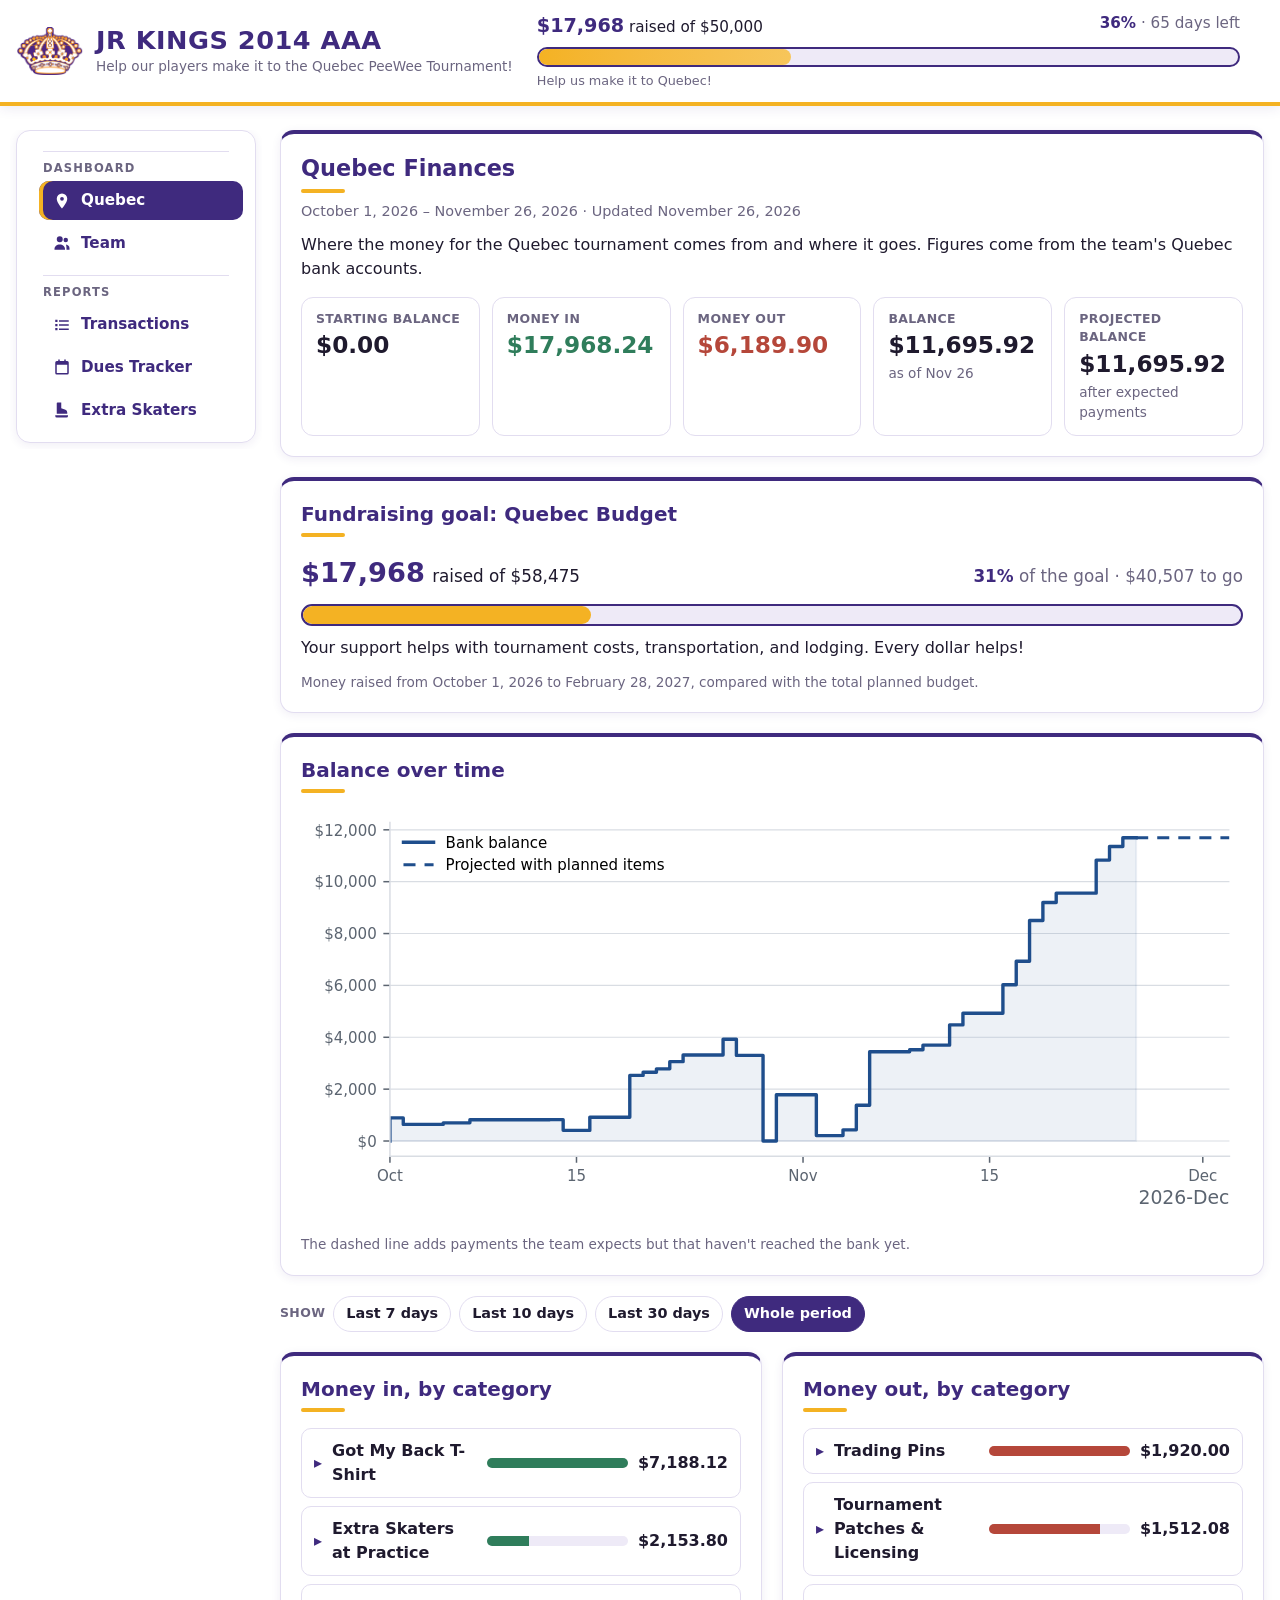
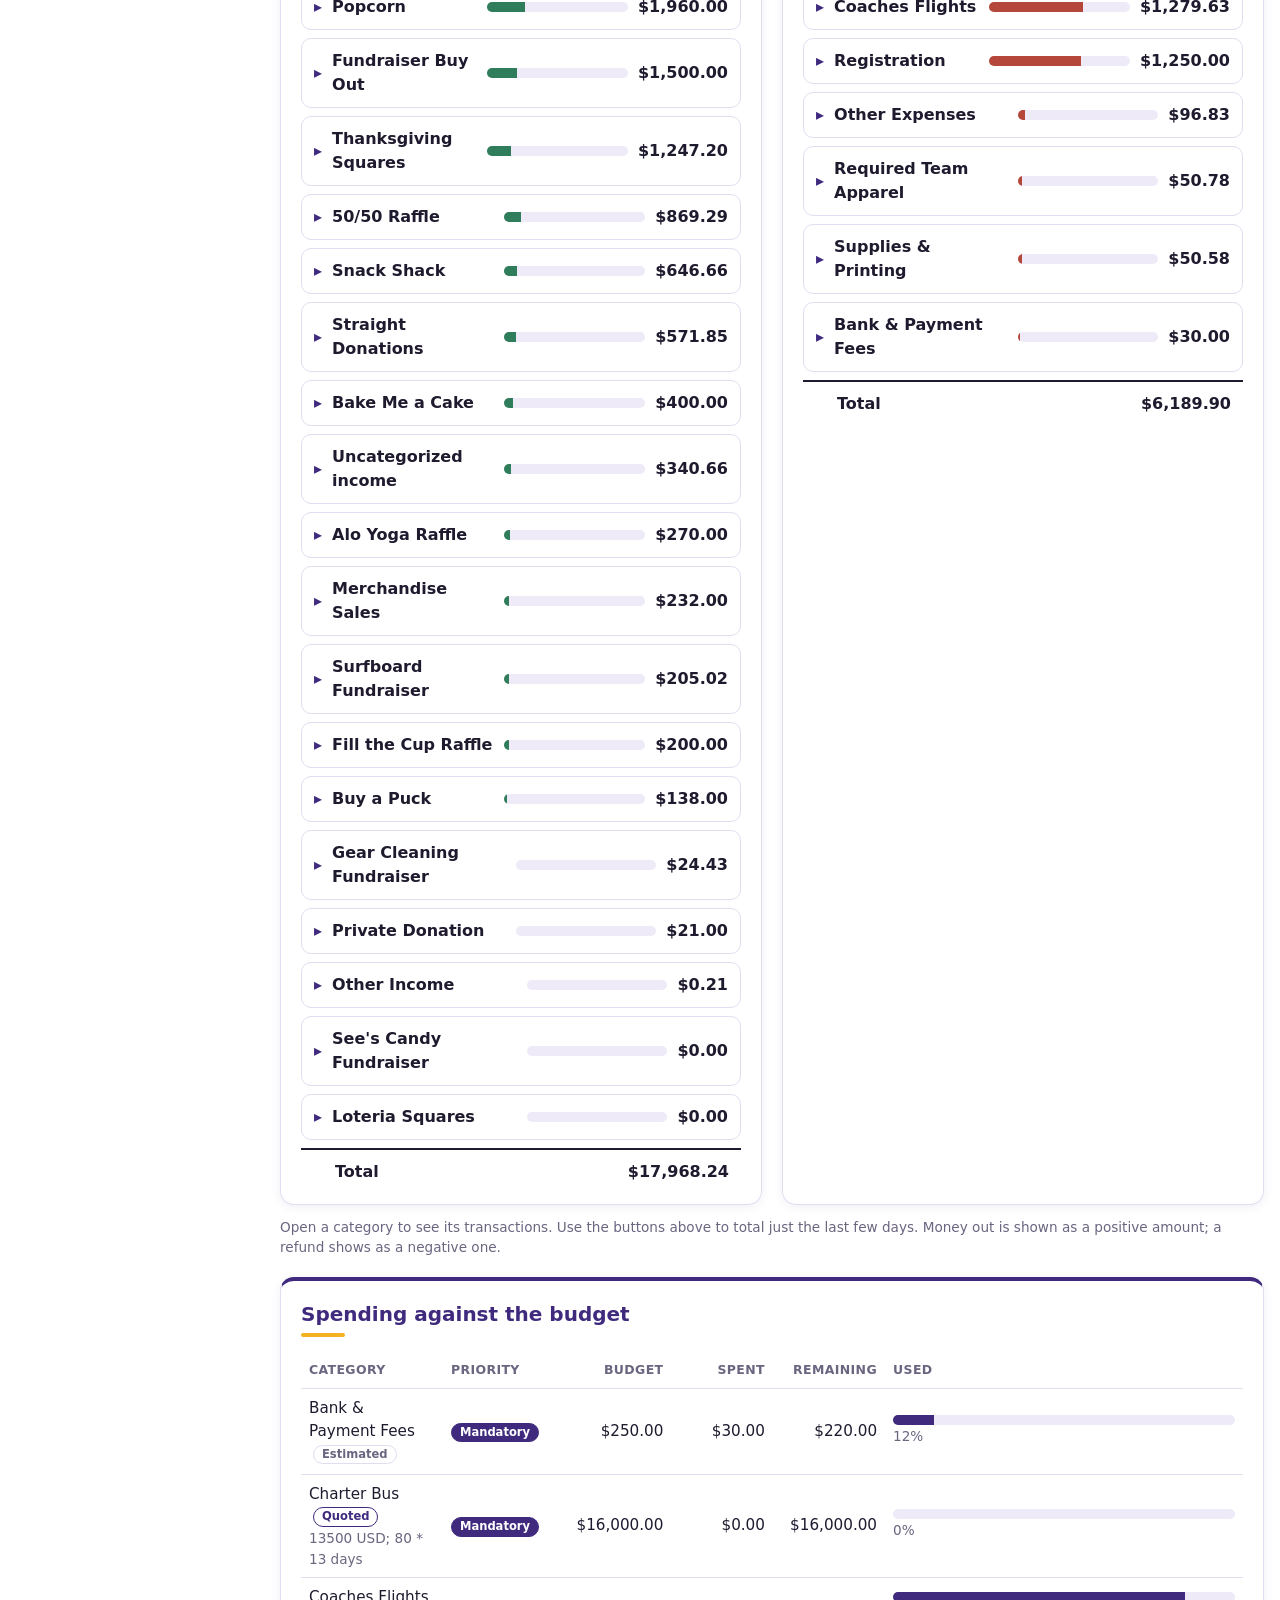
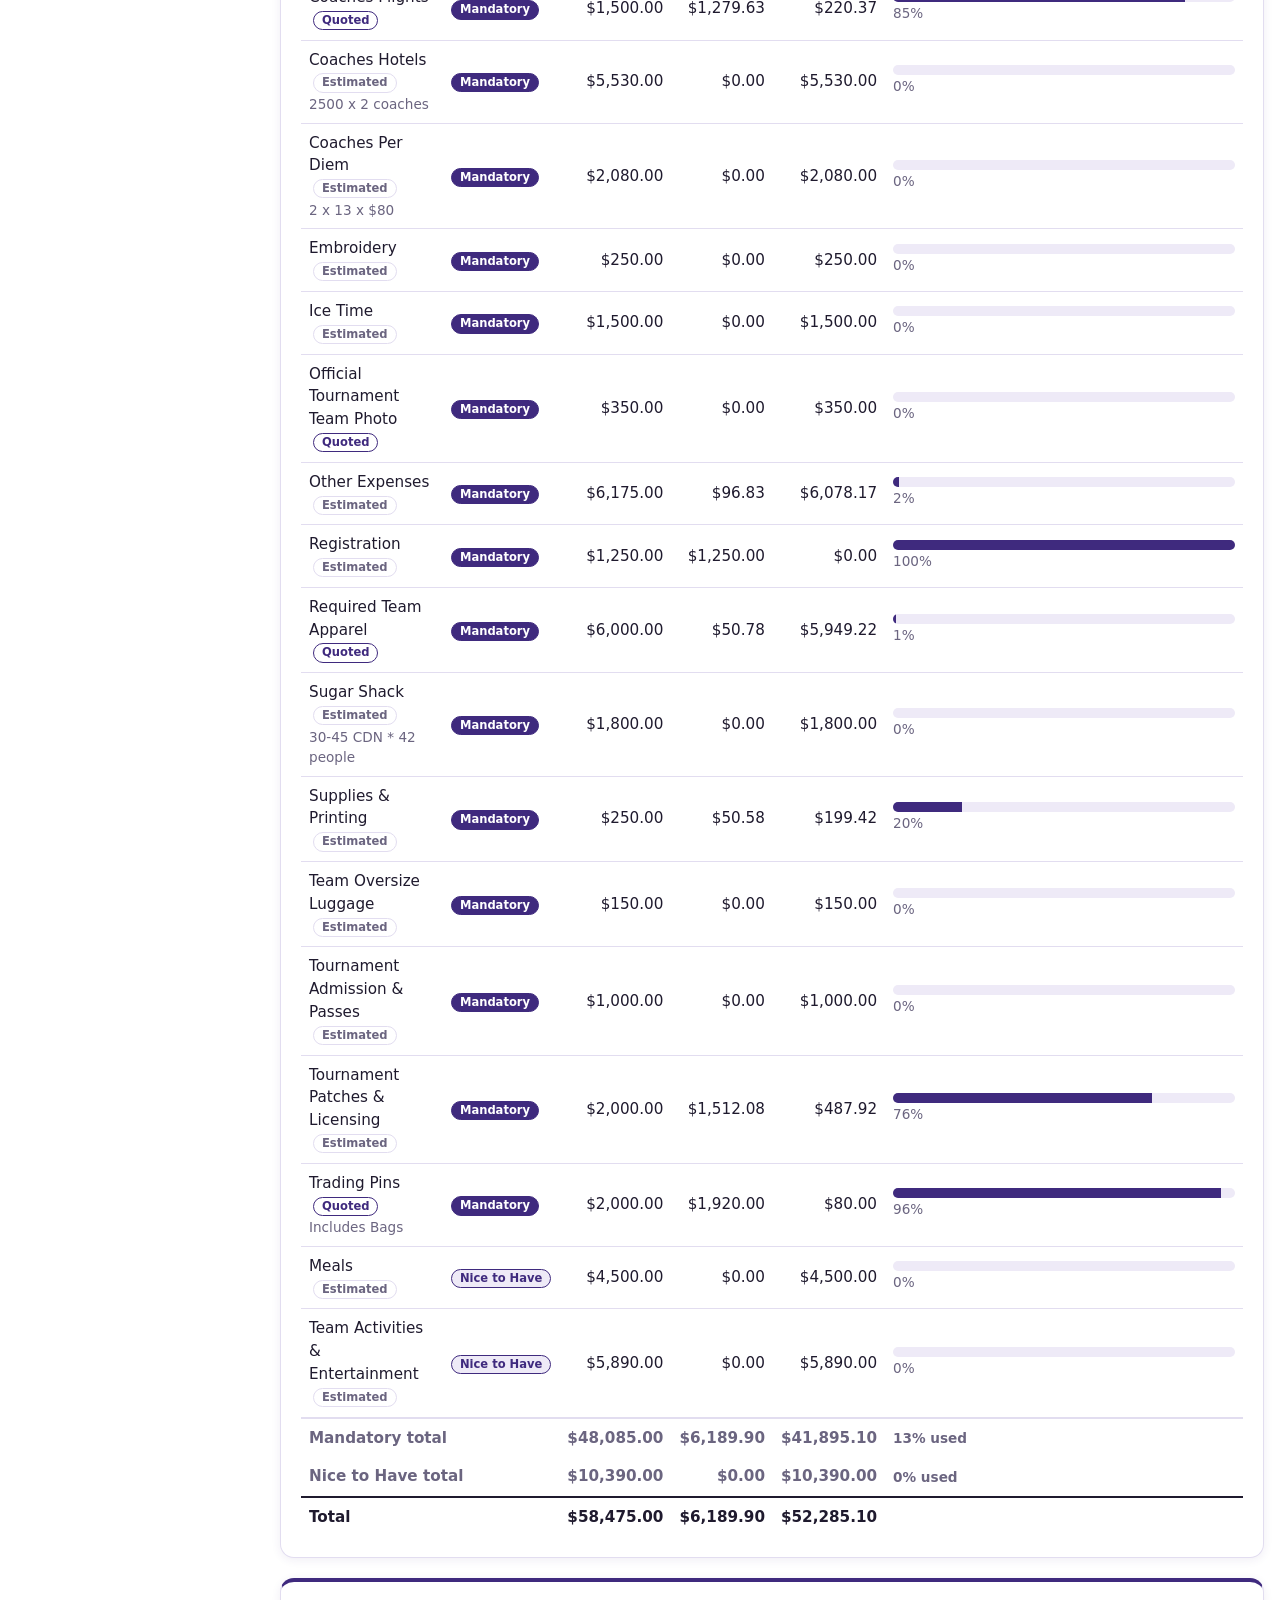
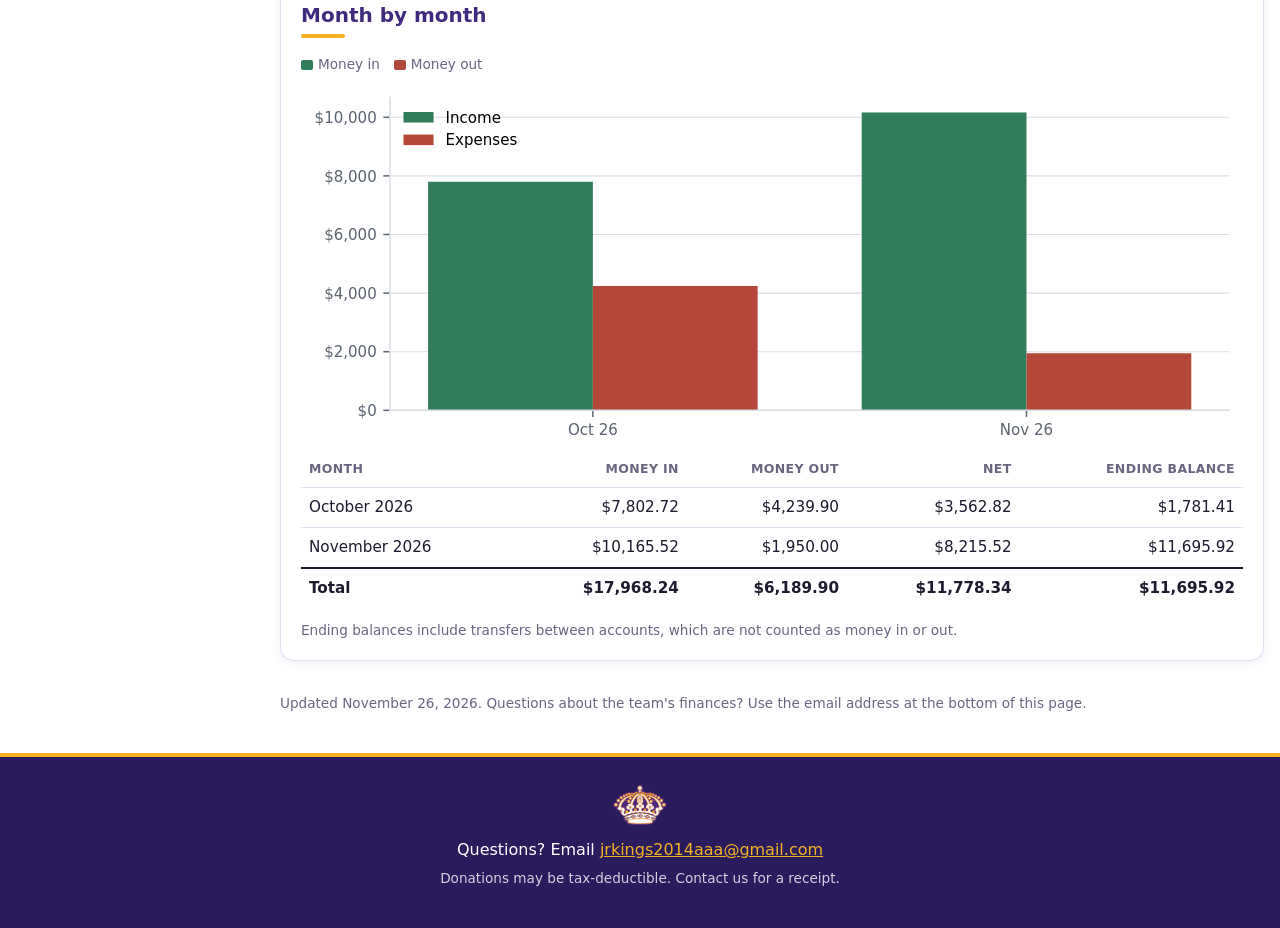
<file: finances/index.html>
<!doctype html>
<html lang="en">
<head>
  <meta charset="utf-8">
  <meta name="viewport" content="width=device-width, initial-scale=1">
  <!-- Exported from the Jr Kings 2014 AAA finances app on Nov 26, 2026 7:40 PM.
       Don't edit this file: use "Export HTML" in the finances app again to update it. -->
  
  <base href="../">
  
  <meta name="robots" content="noindex, nofollow">
  <title>Quebec Finances</title>
  <link rel="icon" href="Images/logo.png">
  <link rel="stylesheet" href="theme.css?v=6">
  <link rel="stylesheet" href="styles.css?v=30">
  <style>
    /* Report pages: colors come from the website's theme.css. */
    .rpt { --rpt-pos: #2f7d5b; --rpt-neg: #b5473a; display: flex; flex-direction: column; gap: 20px; }
    .rpt .card h1 { margin-bottom: 8px; }
    .rpt-title-row { display: flex; flex-wrap: wrap; align-items: center; justify-content: space-between; gap: 8px 16px; }
    .rpt-title-row h1 { margin: 0; }
    .rpt-meta { margin: 0; color: var(--muted); font-size: 0.9rem; }
    .rpt-intro { margin: 10px 0 0; }
    .rpt-stats { display: grid; gap: 12px; grid-template-columns: repeat(auto-fit, minmax(150px, 1fr)); margin-top: 16px; }
    .rpt-stat { border: 1px solid var(--border); border-radius: 12px; padding: 12px 14px; background: var(--surface); }
    .rpt-stat .label { color: var(--muted); font-size: 0.78rem; font-weight: 700; text-transform: uppercase; letter-spacing: 0.03em; }
    .rpt-stat .value { font-size: 1.45rem; font-weight: 800; color: var(--text); font-variant-numeric: tabular-nums; }
    .rpt-stat .sub { color: var(--muted); font-size: 0.85rem; }
    .rpt .pos { color: var(--rpt-pos); }
    .rpt .neg { color: var(--rpt-neg); }
    .rpt-grid { display: grid; gap: 20px; grid-template-columns: repeat(auto-fit, minmax(300px, 1fr)); }
    .rpt-scroll { overflow-x: auto; }
    .rpt table { width: 100%; border-collapse: collapse; font-size: 0.95rem; }
    .rpt th, .rpt td { text-align: left; padding: 8px; border-bottom: 1px solid var(--border); vertical-align: middle; }
    .rpt th { color: var(--muted); font-size: 0.78rem; font-weight: 700; text-transform: uppercase; letter-spacing: 0.03em; }
    .rpt .num { text-align: right; font-variant-numeric: tabular-nums; white-space: nowrap; }
    .rpt .nowrap { white-space: nowrap; }
    .rpt tr.total td { font-weight: 800; border-top: 2px solid var(--text); border-bottom: 0; }
    .rpt .small { font-size: 0.85rem; }
    .rpt-muted { color: var(--muted); }
    .rpt-note-cell { color: var(--muted); font-size: 0.9rem; max-width: 28ch; overflow-wrap: anywhere; }
    .rpt-status { display: inline-block; margin-left: 4px; padding: 0 8px; border: 1px solid var(--border); border-radius: 999px;
      font-size: 0.72rem; font-weight: 700; color: var(--muted); white-space: nowrap; vertical-align: 1px; }
    .rpt-status-fully_paid { color: var(--rpt-pos); border-color: currentColor; }
    .rpt-status-quoted { color: var(--primary); border-color: currentColor; }
    .rpt-status-optional { border-style: dashed; }
    .rpt-priority { display: inline-block; padding: 0 8px; border: 1px solid var(--primary); border-radius: 999px;
      font-size: 0.72rem; font-weight: 700; white-space: nowrap; }
    .rpt-priority-mandatory { background: var(--primary); color: var(--on-primary); }
    .rpt-priority-nice_to_have { background: var(--primary-tint); color: var(--primary); }
    .rpt tr.rpt-subtotal td { font-weight: 700; color: var(--muted); border-bottom: 0; }
    .rpt tr.rpt-subtotal:first-child td { border-top: 2px solid var(--border); }
    .rpt-bar-cell { width: 38%; }
    .rpt-bar-track { display: flex; height: 10px; background: var(--primary-tint); border-radius: 5px; overflow: hidden; min-width: 60px; }
    .rpt-bar { height: 100%; }
    .rpt-bar.income { background: var(--rpt-pos); }
    .rpt-bar.expense, .rpt-bar.over { background: var(--rpt-neg); }
    .rpt-bar.spent { background: var(--primary); }
    .rpt-bar.planned { opacity: 0.35; background-image: repeating-linear-gradient(45deg, transparent 0 3px, rgba(255, 255, 255, 0.7) 3px 5px); }
    .rpt-goal-head { display: flex; justify-content: space-between; align-items: baseline; flex-wrap: wrap; gap: 4px 16px; margin-bottom: 10px; }
    .rpt-goal-raised { font-size: 1.05rem; font-variant-numeric: tabular-nums; }
    .rpt-goal-raised strong { font-size: 1.7rem; font-weight: 800; color: var(--primary); margin-right: 2px; }
    .rpt-goal-pct { font-size: 1.05rem; color: var(--muted); }
    .rpt-goal-pct strong { color: var(--primary); }
    .rpt-goal-bar { height: 22px; border: 2px solid var(--primary); border-radius: 999px; background: var(--primary-tint); overflow: hidden; }
    .rpt-goal-fill { height: 100%; min-width: 18px; border-radius: 999px; background: var(--accent); }
    .rpt-chart { display: block; width: 100%; height: auto; }
    .rpt-chip { display: inline-block; font-size: 0.78rem; font-weight: 700; padding: 2px 8px; border-radius: 999px; white-space: nowrap; }
    .rpt-chip.pos { background: #e7f4ec; color: #1f5e42; }
    .rpt-chip.warn { background: #fff6e0; color: #7a4f00; }
    .rpt-chip.neg { background: #fbe9e7; color: #9a3328; }
    .rpt-note { margin: 12px 0 0; color: var(--muted); font-size: 0.85rem; }
    .rpt-legend { display: flex; flex-wrap: wrap; gap: 4px 14px; margin: 0 0 10px; color: var(--muted); font-size: 0.85rem; }
    .rpt-key { display: inline-block; width: 12px; height: 10px; border-radius: 2px; margin-right: 5px; vertical-align: -1px; }
    .rpt [hidden] { display: none !important; }
    /* Finances page: one collapsible row per category, opening to its transactions */
    .rpt-group-total { margin: -6px 0 12px; font-size: 1.05rem; }
    .rpt-grid-note { margin-top: -8px; }
    .rpt-cat { border: 1px solid var(--border); border-radius: 10px; margin-bottom: 8px; background: var(--surface); }
    .rpt-cat summary {
      display: flex; align-items: center; gap: 10px; padding: 10px 12px;
      cursor: pointer; list-style: none; font-weight: 700;
    }
    .rpt-cat summary::-webkit-details-marker { display: none; }
    .rpt-cat summary::before { content: "▸"; color: var(--primary); transition: transform 0.15s; }
    .rpt-cat[open] summary::before { transform: rotate(90deg); }
    .rpt-cat summary:focus-visible { outline: 3px solid var(--primary); outline-offset: 2px; border-radius: 10px; }
    .rpt-cat-name { flex: 1; min-width: 0; }
    .rpt-cat-bar { flex: 0 0 34%; }
    .rpt-cat-total { font-variant-numeric: tabular-nums; white-space: nowrap; text-align: right; }
    .rpt-cat-total .small { display: block; font-weight: 400; }
    .rpt-cat table { margin: 0 0 6px; }
    .rpt-cat th:first-child, .rpt-cat td:first-child { padding-left: 34px; }
    .rpt-cat-link { margin: 0; padding: 4px 12px 10px 34px; font-size: 0.85rem; }
    .rpt-cats-total { display: flex; justify-content: space-between; padding: 10px 12px 0 34px;
      border-top: 2px solid var(--text); margin-top: 4px; font-weight: 800; }
    .rpt-cat-count {
      min-width: 26px; padding: 1px 8px; border-radius: 999px; text-align: center;
      background: var(--primary-tint); color: var(--primary); font-size: 0.8rem;
    }
    /* Transactions page: category buttons over one list, newest first */
    .rpt-filters h2 { margin-bottom: 10px; }
    .rpt-filter-row { display: flex; flex-wrap: wrap; align-items: center; gap: 8px; margin-top: 8px; }
    .rpt-filter-kind { flex-basis: 100%; color: var(--muted); font-size: 0.78rem; font-weight: 700;
      text-transform: uppercase; letter-spacing: 0.03em; margin-top: 4px; }
    .rpt-filter {
      display: inline-flex; align-items: center; gap: 6px; padding: 6px 12px; min-height: 36px;
      border: 1px solid var(--border); border-radius: 999px; background: var(--surface); color: var(--text);
      font: inherit; font-size: 0.9rem; font-weight: 600; cursor: pointer;
    }
    .rpt-filter:hover { border-color: var(--primary); }
    .rpt-filter:focus-visible { outline: 3px solid var(--primary); outline-offset: 2px; }
    .rpt-filter-in { border-left: 4px solid var(--rpt-pos); }
    .rpt-filter-out { border-left: 4px solid var(--rpt-neg); }
    .rpt-filter[aria-pressed="true"] { background: var(--primary); border-color: var(--primary); color: var(--on-primary); }
    .rpt-filter[aria-pressed="true"] .rpt-cat-count { background: var(--on-primary); color: var(--primary); }
    .rpt-txns .rpt-chip { background: var(--primary-tint); color: var(--primary); }
    /* Finances pages: period buttons over the category lists */
    .rpt-period { display: flex; flex-wrap: wrap; align-items: center; gap: 8px; }
    .rpt-period[hidden] { display: none; }
    .rpt-period-label { color: var(--muted); font-size: 0.78rem; font-weight: 700; text-transform: uppercase; letter-spacing: 0.03em; }
    .rpt-period-note { flex-basis: 100%; margin: 0; }
    .rpt-period-note:empty { display: none; }
    @media (max-width: 600px) { .rpt .hide-sm { display: none; } }
  </style>
</head>
<body data-page="finances" data-nav="reportNav" data-no-donate data-no-social>
  <!-- Header, sidebar, and footer are filled in by the website's app.js, like every other page. -->
  <header id="site-header" class="site-header"></header>

  <div class="layout">
    <div class="left-col">
      <nav id="sidebar" class="sidebar" aria-label="Site navigation"></nav>
    </div>

    <main class="content">
      <div id="error" class="error" hidden></div>
      <div class="rpt">

<section class="card" aria-labelledby="rpt-title">
  <div class="rpt-title-row">
    <h1 id="rpt-title">Quebec Finances</h1>
  </div>
  <p class="rpt-meta">October 1, 2026 – November 26, 2026 · Updated November 26, 2026</p>
  <p class="rpt-intro">Where the money for the Quebec tournament comes from and where it goes. Figures come from the team&#x27;s Quebec bank accounts.</p>
  <div class="rpt-stats">
    <div class="rpt-stat"><div class="label">Starting balance</div><div class="value">$0.00</div></div>
    
    <div class="rpt-stat"><div class="label">Money in</div><div class="value pos">$17,968.24</div></div>
    <div class="rpt-stat"><div class="label">Money out</div><div class="value neg">$6,189.90</div></div>
    <div class="rpt-stat"><div class="label">Balance</div><div class="value">$11,695.92</div>
      <div class="sub">as of Nov 26</div></div>
    
    <div class="rpt-stat"><div class="label">Projected balance</div><div class="value">$11,695.92</div>
      <div class="sub">after expected payments</div></div>
    
  </div>
</section>


<section class="card" aria-labelledby="rpt-goal-title">

  <h2 id="rpt-goal-title">Fundraising goal: Quebec Budget</h2>
  <div class="rpt-goal-head">
    <span class="rpt-goal-raised"><strong>$17,968</strong> raised of $58,475</span>
    <span class="rpt-goal-pct"><strong>31%</strong> of the goal · $40,507 to go</span>
  </div>
  <div class="rpt-goal-bar" role="progressbar" aria-valuemin="0" aria-valuemax="100"
       aria-valuenow="31"
       aria-label="$17,968 raised of $58,475">
    <div class="rpt-goal-fill" style="width: 30.7%"></div>
  </div>
  <p class="rpt-intro">Your support helps with tournament costs, transportation, and lodging. Every dollar helps!</p>
  <p class="rpt-note">Money raised from October 1, 2026 to February 28, 2027,
    compared with the total planned budget.</p>

</section>


<section class="card" aria-labelledby="rpt-balance-title">
  <h2 id="rpt-balance-title">Balance over time</h2>
  <svg class="rpt-chart" role="img" aria-label="Bank balance over time" xmlns:xlink="http://www.w3.org/1999/xlink" viewBox="0 0 500.8825 219.808" xmlns="http://www.w3.org/2000/svg" version="1.1">
 <metadata>
  <rdf:RDF xmlns:dc="http://purl.org/dc/elements/1.1/" xmlns:cc="http://creativecommons.org/ns#" xmlns:rdf="http://www.w3.org/1999/02/22-rdf-syntax-ns#">
   <cc:Work>
    <dc:type rdf:resource="http://purl.org/dc/dcmitype/StillImage"/>
    <dc:format>image/svg+xml</dc:format>
    <dc:creator>
     <cc:Agent>
      <dc:title>Matplotlib v3.11.2, https://matplotlib.org/</dc:title>
     </cc:Agent>
    </dc:creator>
   </cc:Work>
  </rdf:RDF>
 </metadata>
 <defs>
  <style type="text/css">*{stroke-linejoin: round; stroke-linecap: butt}</style>
 </defs>
 <g id="figure_1">
  <g id="patch_1">
   <path d="M 0 219.808 
L 500.8825 219.808 
L 500.8825 0 
L 0 0 
z
" style="fill: #ffffff"/>
  </g>
  <g id="axes_1">
   <g id="patch_2">
    <path d="M 47.2825 184.608 
L 493.6825 184.608 
L 493.6825 7.2 
L 47.2825 7.2 
z
" style="fill: #ffffff"/>
   </g>
   <g id="matplotlib.axis_1">
    <g id="xtick_1">
     <g id="line2d_1">
      <defs>
       <path id="m81ba357302" d="M 0 0 
L 0 3.5 
" style="stroke: #5b6470; stroke-width: 0.8"/>
      </defs>
      <g>
       <use xlink:href="#m81ba357302" x="47.2825" y="184.608" style="fill: #5b6470; stroke: #5b6470; stroke-width: 0.8"/>
      </g>
     </g>
     <g id="text_1">
      <text style="font-size: 8px; font-family: 'DejaVu Sans', 'Bitstream Vera Sans', 'Computer Modern Sans Serif', 'Lucida Grande', 'Verdana', 'Geneva', 'Lucid', 'Arial', 'Helvetica', 'Avant Garde', sans-serif; text-anchor: middle; fill: #5b6470" x="47.2825" y="197.686125" transform="rotate(-0 47.2825 197.686125)">Oct</text>
     </g>
    </g>
    <g id="xtick_2">
     <g id="line2d_2">
      <g>
       <use xlink:href="#m81ba357302" x="146.4825" y="184.608" style="fill: #5b6470; stroke: #5b6470; stroke-width: 0.8"/>
      </g>
     </g>
     <g id="text_2">
      <text style="font-size: 8px; font-family: 'DejaVu Sans', 'Bitstream Vera Sans', 'Computer Modern Sans Serif', 'Lucida Grande', 'Verdana', 'Geneva', 'Lucid', 'Arial', 'Helvetica', 'Avant Garde', sans-serif; text-anchor: middle; fill: #5b6470" x="146.4825" y="197.686125" transform="rotate(-0 146.4825 197.686125)">15</text>
     </g>
    </g>
    <g id="xtick_3">
     <g id="line2d_3">
      <g>
       <use xlink:href="#m81ba357302" x="266.939643" y="184.608" style="fill: #5b6470; stroke: #5b6470; stroke-width: 0.8"/>
      </g>
     </g>
     <g id="text_3">
      <text style="font-size: 8px; font-family: 'DejaVu Sans', 'Bitstream Vera Sans', 'Computer Modern Sans Serif', 'Lucida Grande', 'Verdana', 'Geneva', 'Lucid', 'Arial', 'Helvetica', 'Avant Garde', sans-serif; text-anchor: middle; fill: #5b6470" x="266.939643" y="197.686125" transform="rotate(-0 266.939643 197.686125)">Nov</text>
     </g>
    </g>
    <g id="xtick_4">
     <g id="line2d_4">
      <g>
       <use xlink:href="#m81ba357302" x="366.139643" y="184.608" style="fill: #5b6470; stroke: #5b6470; stroke-width: 0.8"/>
      </g>
     </g>
     <g id="text_4">
      <text style="font-size: 8px; font-family: 'DejaVu Sans', 'Bitstream Vera Sans', 'Computer Modern Sans Serif', 'Lucida Grande', 'Verdana', 'Geneva', 'Lucid', 'Arial', 'Helvetica', 'Avant Garde', sans-serif; text-anchor: middle; fill: #5b6470" x="366.139643" y="197.686125" transform="rotate(-0 366.139643 197.686125)">15</text>
     </g>
    </g>
    <g id="xtick_5">
     <g id="line2d_5">
      <g>
       <use xlink:href="#m81ba357302" x="479.511071" y="184.608" style="fill: #5b6470; stroke: #5b6470; stroke-width: 0.8"/>
      </g>
     </g>
     <g id="text_5">
      <text style="font-size: 8px; font-family: 'DejaVu Sans', 'Bitstream Vera Sans', 'Computer Modern Sans Serif', 'Lucida Grande', 'Verdana', 'Geneva', 'Lucid', 'Arial', 'Helvetica', 'Avant Garde', sans-serif; text-anchor: middle; fill: #5b6470" x="479.511071" y="197.686125" transform="rotate(-0 479.511071 197.686125)">Dec</text>
     </g>
    </g>
    <g id="text_6">
     <text style="font-size: 10px; font-family: 'DejaVu Sans', 'Bitstream Vera Sans', 'Computer Modern Sans Serif', 'Lucida Grande', 'Verdana', 'Geneva', 'Lucid', 'Arial', 'Helvetica', 'Avant Garde', sans-serif; text-anchor: end; fill: #5b6470" x="493.6825" y="210.205656" transform="rotate(-0 493.6825 210.205656)">2026-Dec</text>
    </g>
   </g>
   <g id="matplotlib.axis_2">
    <g id="ytick_1">
     <g id="line2d_6">
      <path d="M 47.2825 176.544 
L 493.6825 176.544 
" clip-path="url(#p187573ed01)" style="fill: none; stroke: #d9dde3; stroke-width: 0.6; stroke-linecap: square"/>
     </g>
     <g id="line2d_7">
      <defs>
       <path id="m898c8d45ed" d="M 0 0 
L -3.5 0 
" style="stroke: #5b6470; stroke-width: 0.8"/>
      </defs>
      <g>
       <use xlink:href="#m898c8d45ed" x="47.2825" y="176.544" style="fill: #5b6470; stroke: #5b6470; stroke-width: 0.8"/>
      </g>
     </g>
     <g id="text_7">
      <text style="font-size: 8px; font-family: 'DejaVu Sans', 'Bitstream Vera Sans', 'Computer Modern Sans Serif', 'Lucida Grande', 'Verdana', 'Geneva', 'Lucid', 'Arial', 'Helvetica', 'Avant Garde', sans-serif; text-anchor: end; fill: #5b6470" x="40.2825" y="179.583375" transform="rotate(-0 40.2825 179.583375)">$0</text>
     </g>
    </g>
    <g id="ytick_2">
     <g id="line2d_8">
      <path d="M 47.2825 148.965152 
L 493.6825 148.965152 
" clip-path="url(#p187573ed01)" style="fill: none; stroke: #d9dde3; stroke-width: 0.6; stroke-linecap: square"/>
     </g>
     <g id="line2d_9">
      <g>
       <use xlink:href="#m898c8d45ed" x="47.2825" y="148.965152" style="fill: #5b6470; stroke: #5b6470; stroke-width: 0.8"/>
      </g>
     </g>
     <g id="text_8">
      <text style="font-size: 8px; font-family: 'DejaVu Sans', 'Bitstream Vera Sans', 'Computer Modern Sans Serif', 'Lucida Grande', 'Verdana', 'Geneva', 'Lucid', 'Arial', 'Helvetica', 'Avant Garde', sans-serif; text-anchor: end; fill: #5b6470" x="40.2825" y="152.004527" transform="rotate(-0 40.2825 152.004527)">$2,000</text>
     </g>
    </g>
    <g id="ytick_3">
     <g id="line2d_10">
      <path d="M 47.2825 121.386304 
L 493.6825 121.386304 
" clip-path="url(#p187573ed01)" style="fill: none; stroke: #d9dde3; stroke-width: 0.6; stroke-linecap: square"/>
     </g>
     <g id="line2d_11">
      <g>
       <use xlink:href="#m898c8d45ed" x="47.2825" y="121.386304" style="fill: #5b6470; stroke: #5b6470; stroke-width: 0.8"/>
      </g>
     </g>
     <g id="text_9">
      <text style="font-size: 8px; font-family: 'DejaVu Sans', 'Bitstream Vera Sans', 'Computer Modern Sans Serif', 'Lucida Grande', 'Verdana', 'Geneva', 'Lucid', 'Arial', 'Helvetica', 'Avant Garde', sans-serif; text-anchor: end; fill: #5b6470" x="40.2825" y="124.425679" transform="rotate(-0 40.2825 124.425679)">$4,000</text>
     </g>
    </g>
    <g id="ytick_4">
     <g id="line2d_12">
      <path d="M 47.2825 93.807456 
L 493.6825 93.807456 
" clip-path="url(#p187573ed01)" style="fill: none; stroke: #d9dde3; stroke-width: 0.6; stroke-linecap: square"/>
     </g>
     <g id="line2d_13">
      <g>
       <use xlink:href="#m898c8d45ed" x="47.2825" y="93.807456" style="fill: #5b6470; stroke: #5b6470; stroke-width: 0.8"/>
      </g>
     </g>
     <g id="text_10">
      <text style="font-size: 8px; font-family: 'DejaVu Sans', 'Bitstream Vera Sans', 'Computer Modern Sans Serif', 'Lucida Grande', 'Verdana', 'Geneva', 'Lucid', 'Arial', 'Helvetica', 'Avant Garde', sans-serif; text-anchor: end; fill: #5b6470" x="40.2825" y="96.846831" transform="rotate(-0 40.2825 96.846831)">$6,000</text>
     </g>
    </g>
    <g id="ytick_5">
     <g id="line2d_14">
      <path d="M 47.2825 66.228608 
L 493.6825 66.228608 
" clip-path="url(#p187573ed01)" style="fill: none; stroke: #d9dde3; stroke-width: 0.6; stroke-linecap: square"/>
     </g>
     <g id="line2d_15">
      <g>
       <use xlink:href="#m898c8d45ed" x="47.2825" y="66.228608" style="fill: #5b6470; stroke: #5b6470; stroke-width: 0.8"/>
      </g>
     </g>
     <g id="text_11">
      <text style="font-size: 8px; font-family: 'DejaVu Sans', 'Bitstream Vera Sans', 'Computer Modern Sans Serif', 'Lucida Grande', 'Verdana', 'Geneva', 'Lucid', 'Arial', 'Helvetica', 'Avant Garde', sans-serif; text-anchor: end; fill: #5b6470" x="40.2825" y="69.267983" transform="rotate(-0 40.2825 69.267983)">$8,000</text>
     </g>
    </g>
    <g id="ytick_6">
     <g id="line2d_16">
      <path d="M 47.2825 38.64976 
L 493.6825 38.64976 
" clip-path="url(#p187573ed01)" style="fill: none; stroke: #d9dde3; stroke-width: 0.6; stroke-linecap: square"/>
     </g>
     <g id="line2d_17">
      <g>
       <use xlink:href="#m898c8d45ed" x="47.2825" y="38.64976" style="fill: #5b6470; stroke: #5b6470; stroke-width: 0.8"/>
      </g>
     </g>
     <g id="text_12">
      <text style="font-size: 8px; font-family: 'DejaVu Sans', 'Bitstream Vera Sans', 'Computer Modern Sans Serif', 'Lucida Grande', 'Verdana', 'Geneva', 'Lucid', 'Arial', 'Helvetica', 'Avant Garde', sans-serif; text-anchor: end; fill: #5b6470" x="40.2825" y="41.689135" transform="rotate(-0 40.2825 41.689135)">$10,000</text>
     </g>
    </g>
    <g id="ytick_7">
     <g id="line2d_18">
      <path d="M 47.2825 11.070912 
L 493.6825 11.070912 
" clip-path="url(#p187573ed01)" style="fill: none; stroke: #d9dde3; stroke-width: 0.6; stroke-linecap: square"/>
     </g>
     <g id="line2d_19">
      <g>
       <use xlink:href="#m898c8d45ed" x="47.2825" y="11.070912" style="fill: #5b6470; stroke: #5b6470; stroke-width: 0.8"/>
      </g>
     </g>
     <g id="text_13">
      <text style="font-size: 8px; font-family: 'DejaVu Sans', 'Bitstream Vera Sans', 'Computer Modern Sans Serif', 'Lucida Grande', 'Verdana', 'Geneva', 'Lucid', 'Arial', 'Helvetica', 'Avant Garde', sans-serif; text-anchor: end; fill: #5b6470" x="40.2825" y="14.110287" transform="rotate(-0 40.2825 14.110287)">$12,000</text>
     </g>
    </g>
   </g>
   <g id="FillBetweenPolyCollection_1">
    <defs>
     <path id="m32f8e60231" d="M 47.2825 -43.264 
L 47.2825 -43.264 
L 47.2825 -43.264 
L 47.2825 -55.550377 
L 54.368214 -55.550377 
L 54.368214 -52.103021 
L 75.625357 -52.103021 
L 75.625357 -52.930386 
L 89.796786 -52.930386 
L 89.796786 -54.585117 
L 132.311071 -54.585117 
L 132.311071 -54.619591 
L 139.396786 -54.619591 
L 139.396786 -48.940003 
L 146.4825 -48.940003 
L 146.4825 -48.909114 
L 153.568214 -48.909114 
L 153.568214 -55.883805 
L 174.825357 -55.883805 
L 174.825357 -78.160757 
L 181.911071 -78.160757 
L 181.911071 -79.815488 
L 188.996786 -79.815488 
L 188.996786 -81.641622 
L 196.0825 -81.641622 
L 196.0825 -85.457983 
L 203.168214 -85.457983 
L 203.168214 -88.968218 
L 224.425357 -88.968218 
L 224.425357 -97.346121 
L 231.511071 -97.346121 
L 231.511071 -88.781096 
L 245.6825 -88.781096 
L 245.6825 -43.264 
L 252.768214 -43.264 
L 252.768214 -67.828618 
L 274.025357 -67.828618 
L 274.025357 -46.151643 
L 288.196786 -46.151643 
L 288.196786 -49.192625 
L 295.2825 -49.192625 
L 295.2825 -62.269963 
L 302.368214 -62.269963 
L 302.368214 -90.704169 
L 323.625357 -90.704169 
L 323.625357 -91.824836 
L 330.711071 -91.824836 
L 330.711071 -94.230125 
L 344.8825 -94.230125 
L 344.8825 -105.001044 
L 351.968214 -105.001044 
L 351.968214 -111.172776 
L 373.225357 -111.172776 
L 373.225357 -126.372583 
L 380.311071 -126.372583 
L 380.311071 -138.877522 
L 387.396786 -138.877522 
L 387.396786 -160.483481 
L 394.4825 -160.483481 
L 394.4825 -170.102431 
L 401.568214 -170.102431 
L 401.568214 -175.056696 
L 422.825357 -175.056696 
L 422.825357 -192.630351 
L 429.911071 -192.630351 
L 429.911071 -199.841393 
L 436.996786 -199.841393 
L 436.996786 -204.544 
L 444.0825 -204.544 
L 444.0825 -204.544 
L 444.0825 -43.264 
L 444.0825 -43.264 
L 444.0825 -43.264 
L 436.996786 -43.264 
L 436.996786 -43.264 
L 429.911071 -43.264 
L 429.911071 -43.264 
L 422.825357 -43.264 
L 422.825357 -43.264 
L 401.568214 -43.264 
L 401.568214 -43.264 
L 394.4825 -43.264 
L 394.4825 -43.264 
L 387.396786 -43.264 
L 387.396786 -43.264 
L 380.311071 -43.264 
L 380.311071 -43.264 
L 373.225357 -43.264 
L 373.225357 -43.264 
L 351.968214 -43.264 
L 351.968214 -43.264 
L 344.8825 -43.264 
L 344.8825 -43.264 
L 330.711071 -43.264 
L 330.711071 -43.264 
L 323.625357 -43.264 
L 323.625357 -43.264 
L 302.368214 -43.264 
L 302.368214 -43.264 
L 295.2825 -43.264 
L 295.2825 -43.264 
L 288.196786 -43.264 
L 288.196786 -43.264 
L 274.025357 -43.264 
L 274.025357 -43.264 
L 252.768214 -43.264 
L 252.768214 -43.264 
L 245.6825 -43.264 
L 245.6825 -43.264 
L 231.511071 -43.264 
L 231.511071 -43.264 
L 224.425357 -43.264 
L 224.425357 -43.264 
L 203.168214 -43.264 
L 203.168214 -43.264 
L 196.0825 -43.264 
L 196.0825 -43.264 
L 188.996786 -43.264 
L 188.996786 -43.264 
L 181.911071 -43.264 
L 181.911071 -43.264 
L 174.825357 -43.264 
L 174.825357 -43.264 
L 153.568214 -43.264 
L 153.568214 -43.264 
L 146.4825 -43.264 
L 146.4825 -43.264 
L 139.396786 -43.264 
L 139.396786 -43.264 
L 132.311071 -43.264 
L 132.311071 -43.264 
L 89.796786 -43.264 
L 89.796786 -43.264 
L 75.625357 -43.264 
L 75.625357 -43.264 
L 54.368214 -43.264 
L 54.368214 -43.264 
L 47.2825 -43.264 
L 47.2825 -43.264 
L 47.2825 -43.264 
z
" style="stroke: #1f4e8c; stroke-opacity: 0.08"/>
    </defs>
    <g clip-path="url(#p187573ed01)">
     <use xlink:href="#m32f8e60231" x="0" y="219.808" style="fill: #1f4e8c; fill-opacity: 0.08; stroke: #1f4e8c; stroke-opacity: 0.08"/>
    </g>
   </g>
   <g id="line2d_20">
    <path d="M 47.2825 176.544 
L 47.2825 176.544 
L 47.2825 164.257623 
L 54.368214 164.257623 
L 54.368214 167.704979 
L 75.625357 167.704979 
L 75.625357 166.877614 
L 89.796786 166.877614 
L 89.796786 165.222883 
L 132.311071 165.222883 
L 132.311071 165.188409 
L 139.396786 165.188409 
L 139.396786 170.867997 
L 146.4825 170.867997 
L 146.4825 170.898886 
L 153.568214 170.898886 
L 153.568214 163.924195 
L 174.825357 163.924195 
L 174.825357 141.647243 
L 181.911071 141.647243 
L 181.911071 139.992512 
L 188.996786 139.992512 
L 188.996786 138.166378 
L 196.0825 138.166378 
L 196.0825 134.350017 
L 203.168214 134.350017 
L 203.168214 130.839782 
L 224.425357 130.839782 
L 224.425357 122.461879 
L 231.511071 122.461879 
L 231.511071 131.026904 
L 245.6825 131.026904 
L 245.6825 176.544 
L 252.768214 176.544 
L 252.768214 151.979382 
L 274.025357 151.979382 
L 274.025357 173.656357 
L 288.196786 173.656357 
L 288.196786 170.615375 
L 295.2825 170.615375 
L 295.2825 157.538037 
L 302.368214 157.538037 
L 302.368214 129.103831 
L 323.625357 129.103831 
L 323.625357 127.983164 
L 330.711071 127.983164 
L 330.711071 125.577875 
L 344.8825 125.577875 
L 344.8825 114.806956 
L 351.968214 114.806956 
L 351.968214 108.635224 
L 373.225357 108.635224 
L 373.225357 93.435417 
L 380.311071 93.435417 
L 380.311071 80.930478 
L 387.396786 80.930478 
L 387.396786 59.324519 
L 394.4825 59.324519 
L 394.4825 49.705569 
L 401.568214 49.705569 
L 401.568214 44.751304 
L 422.825357 44.751304 
L 422.825357 27.177649 
L 429.911071 27.177649 
L 429.911071 19.966607 
L 436.996786 19.966607 
L 436.996786 15.264 
L 444.0825 15.264 
L 444.0825 15.264 
" clip-path="url(#p187573ed01)" style="fill: none; stroke: #1f4e8c; stroke-width: 1.8; stroke-linecap: square"/>
   </g>
   <g id="line2d_21">
    <path d="M 444.0825 15.264 
L 444.0825 15.264 
L 444.0825 15.264 
L 493.6825 15.264 
L 493.6825 15.264 
" clip-path="url(#p187573ed01)" style="fill: none; stroke-dasharray: 6.4,4.8; stroke-dashoffset: 0; stroke: #1f4e8c; stroke-width: 1.6"/>
   </g>
   <g id="patch_3">
    <path d="M 47.2825 184.608 
L 47.2825 7.2 
" style="fill: none; stroke: #d9dde3; stroke-width: 0.8; stroke-linejoin: miter; stroke-linecap: square"/>
   </g>
   <g id="patch_4">
    <path d="M 47.2825 184.608 
L 493.6825 184.608 
" style="fill: none; stroke: #d9dde3; stroke-width: 0.8; stroke-linejoin: miter; stroke-linecap: square"/>
   </g>
   <g id="legend_1">
    <g id="line2d_22">
     <path d="M 54.4825 17.67875 
L 62.4825 17.67875 
L 62.4825 17.67875 
L 70.4825 17.67875 
L 70.4825 17.67875 
" style="fill: none; stroke: #1f4e8c; stroke-width: 1.8; stroke-linecap: square"/>
    </g>
    <g id="text_14">
     <text style="font-size: 8px; font-family: 'DejaVu Sans', 'Bitstream Vera Sans', 'Computer Modern Sans Serif', 'Lucida Grande', 'Verdana', 'Geneva', 'Lucid', 'Arial', 'Helvetica', 'Avant Garde', sans-serif; text-anchor: start" x="76.8825" y="20.47875" transform="rotate(-0 76.8825 20.47875)">Bank balance</text>
    </g>
    <g id="line2d_23">
     <path d="M 54.4825 29.679375 
L 62.4825 29.679375 
L 62.4825 29.679375 
L 70.4825 29.679375 
L 70.4825 29.679375 
" style="fill: none; stroke-dasharray: 6.4,4.8; stroke-dashoffset: 0; stroke: #1f4e8c; stroke-width: 1.6"/>
    </g>
    <g id="text_15">
     <text style="font-size: 8px; font-family: 'DejaVu Sans', 'Bitstream Vera Sans', 'Computer Modern Sans Serif', 'Lucida Grande', 'Verdana', 'Geneva', 'Lucid', 'Arial', 'Helvetica', 'Avant Garde', sans-serif; text-anchor: start" x="76.8825" y="32.479375" transform="rotate(-0 76.8825 32.479375)">Projected with planned items</text>
    </g>
   </g>
  </g>
 </g>
 <defs>
  <clipPath id="p187573ed01">
   <rect x="47.2825" y="7.2" width="446.4" height="177.408"/>
  </clipPath>
 </defs>
</svg>

  <p class="rpt-note">The dashed line adds payments the team expects but that haven't reached the bank yet.</p>
</section>


<div class="rpt-period" id="rpt-period" data-end="2026-11-26" role="group" aria-label="Period for the category totals" hidden>
  <span class="rpt-period-label">Show</span>
  <button type="button" class="rpt-filter" data-days="7" aria-pressed="false">Last 7 days</button>
  <button type="button" class="rpt-filter" data-days="10" aria-pressed="false">Last 10 days</button>
  <button type="button" class="rpt-filter" data-days="30" aria-pressed="false">Last 30 days</button>
  <button type="button" class="rpt-filter" data-days="" aria-pressed="true">Whole period</button>
  <p class="rpt-note rpt-period-note" id="rpt-period-note" aria-live="polite"></p>
</div>

<div class="rpt-grid">
  <section class="card" aria-labelledby="rpt-income-title">
    <h2 id="rpt-income-title">Money in, by category</h2>
    




<div class="rpt-cats">
  
  <details class="rpt-cat">
    <summary>
      <span class="rpt-cat-name">Got My Back T-Shirt</span>
      <span class="rpt-cat-bar hide-sm"><span class="rpt-bar-track"><span class="rpt-bar income" style="width: 100%"></span></span></span>
      <span class="rpt-cat-total"><span class="rpt-cat-posted">$7,188.12</span></span>
    </summary>
    
    <table>
      <thead><tr><th>Date</th><th>Payment</th><th class="num">Amount</th></tr></thead>
      <tbody>
      
        <tr data-date="2026-11-25" data-shown="48.95"><td class="nowrap">Nov 25, 2026</td><td>Venmo</td><td class="num">$48.95</td></tr>
      
        <tr data-date="2026-11-25" data-shown="48.95"><td class="nowrap">Nov 25, 2026</td><td>Venmo</td><td class="num">$48.95</td></tr>
      
        <tr data-date="2026-11-24" data-shown="98.00"><td class="nowrap">Nov 24, 2026</td><td>Venmo</td><td class="num">$98.00</td></tr>
      
        <tr data-date="2026-11-23" data-shown="50.00"><td class="nowrap">Nov 23, 2026</td><td>Zelle</td><td class="num">$50.00</td></tr>
      
        <tr data-date="2026-11-23" data-shown="50.00"><td class="nowrap">Nov 23, 2026</td><td>Zelle</td><td class="num">$50.00</td></tr>
      
        <tr data-date="2026-11-23" data-shown="100.00"><td class="nowrap">Nov 23, 2026</td><td>Zelle</td><td class="num">$100.00</td></tr>
      
        <tr data-date="2026-11-23" data-shown="100.00"><td class="nowrap">Nov 23, 2026</td><td>Zelle</td><td class="num">$100.00</td></tr>
      
        <tr data-date="2026-11-23" data-shown="98.00"><td class="nowrap">Nov 23, 2026</td><td>Venmo</td><td class="num">$98.00</td></tr>
      
        <tr data-date="2026-11-20" data-shown="100.00"><td class="nowrap">Nov 20, 2026</td><td>Zelle</td><td class="num">$100.00</td></tr>
      
        <tr data-date="2026-11-20" data-shown="48.95"><td class="nowrap">Nov 20, 2026</td><td>Venmo</td><td class="num">$48.95</td></tr>
      
        <tr data-date="2026-11-20" data-shown="48.95"><td class="nowrap">Nov 20, 2026</td><td>Venmo</td><td class="num">$48.95</td></tr>
      
        <tr data-date="2026-11-19" data-shown="20.00"><td class="nowrap">Nov 19, 2026</td><td>Zelle</td><td class="num">$20.00</td></tr>
      
        <tr data-date="2026-11-19" data-shown="30.00"><td class="nowrap">Nov 19, 2026</td><td>Zelle</td><td class="num">$30.00</td></tr>
      
        <tr data-date="2026-11-19" data-shown="50.00"><td class="nowrap">Nov 19, 2026</td><td>Zelle</td><td class="num">$50.00</td></tr>
      
        <tr data-date="2026-11-19" data-shown="98.00"><td class="nowrap">Nov 19, 2026</td><td>Venmo</td><td class="num">$98.00</td></tr>
      
        <tr data-date="2026-11-19" data-shown="50.00"><td class="nowrap">Nov 19, 2026</td><td>Zelle</td><td class="num">$50.00</td></tr>
      
        <tr data-date="2026-11-19" data-shown="50.00"><td class="nowrap">Nov 19, 2026</td><td>Zelle</td><td class="num">$50.00</td></tr>
      
        <tr data-date="2026-11-19" data-shown="50.00"><td class="nowrap">Nov 19, 2026</td><td>Zelle</td><td class="num">$50.00</td></tr>
      
        <tr data-date="2026-11-19" data-shown="24.43"><td class="nowrap">Nov 19, 2026</td><td>Venmo</td><td class="num">$24.43</td></tr>
      
        <tr data-date="2026-11-19" data-shown="29.33"><td class="nowrap">Nov 19, 2026</td><td>Venmo</td><td class="num">$29.33</td></tr>
      
        <tr data-date="2026-11-19" data-shown="48.95"><td class="nowrap">Nov 19, 2026</td><td>Venmo</td><td class="num">$48.95</td></tr>
      
        <tr data-date="2026-11-19" data-shown="48.95"><td class="nowrap">Nov 19, 2026</td><td>Venmo</td><td class="num">$48.95</td></tr>
      
        <tr data-date="2026-11-19" data-shown="97.90"><td class="nowrap">Nov 19, 2026</td><td>Venmo</td><td class="num">$97.90</td></tr>
      
        <tr data-date="2026-11-18" data-shown="50.00"><td class="nowrap">Nov 18, 2026</td><td>Zelle</td><td class="num">$50.00</td></tr>
      
        <tr data-date="2026-11-18" data-shown="50.00"><td class="nowrap">Nov 18, 2026</td><td>Zelle</td><td class="num">$50.00</td></tr>
      
        <tr data-date="2026-11-18" data-shown="75.00"><td class="nowrap">Nov 18, 2026</td><td>Zelle</td><td class="num">$75.00</td></tr>
      
        <tr data-date="2026-11-18" data-shown="48.95"><td class="nowrap">Nov 18, 2026</td><td>Venmo</td><td class="num">$48.95</td></tr>
      
        <tr data-date="2026-11-18" data-shown="100.00"><td class="nowrap">Nov 18, 2026</td><td>Zelle</td><td class="num">$100.00</td></tr>
      
        <tr data-date="2026-11-18" data-shown="45.00"><td class="nowrap">Nov 18, 2026</td><td>Zelle</td><td class="num">$45.00</td></tr>
      
        <tr data-date="2026-11-18" data-shown="50.00"><td class="nowrap">Nov 18, 2026</td><td>Zelle</td><td class="num">$50.00</td></tr>
      
        <tr data-date="2026-11-18" data-shown="4.81"><td class="nowrap">Nov 18, 2026</td><td>Venmo</td><td class="num">$4.81</td></tr>
      
        <tr data-date="2026-11-18" data-shown="24.43"><td class="nowrap">Nov 18, 2026</td><td>Venmo</td><td class="num">$24.43</td></tr>
      
        <tr data-date="2026-11-17" data-shown="48.95"><td class="nowrap">Nov 17, 2026</td><td>Venmo</td><td class="num">$48.95</td></tr>
      
        <tr data-date="2026-11-17" data-shown="48.95"><td class="nowrap">Nov 17, 2026</td><td>Venmo</td><td class="num">$48.95</td></tr>
      
        <tr data-date="2026-11-17" data-shown="48.95"><td class="nowrap">Nov 17, 2026</td><td>Venmo</td><td class="num">$48.95</td></tr>
      
        <tr data-date="2026-11-17" data-shown="200.00"><td class="nowrap">Nov 17, 2026</td><td>Zelle</td><td class="num">$200.00</td></tr>
      
        <tr data-date="2026-11-17" data-shown="440.00"><td class="nowrap">Nov 17, 2026</td><td>Zelle</td><td class="num">$440.00</td></tr>
      
        <tr data-date="2026-11-16" data-shown="48.95"><td class="nowrap">Nov 16, 2026</td><td>Venmo</td><td class="num">$48.95</td></tr>
      
        <tr data-date="2026-11-16" data-shown="48.95"><td class="nowrap">Nov 16, 2026</td><td>Venmo</td><td class="num">$48.95</td></tr>
      
        <tr data-date="2026-11-16" data-shown="48.95"><td class="nowrap">Nov 16, 2026</td><td>Venmo</td><td class="num">$48.95</td></tr>
      
        <tr data-date="2026-11-16" data-shown="72.50"><td class="nowrap">Nov 16, 2026</td><td>Venmo</td><td class="num">$72.50</td></tr>
      
        <tr data-date="2026-11-16" data-shown="48.95"><td class="nowrap">Nov 16, 2026</td><td>Venmo</td><td class="num">$48.95</td></tr>
      
        <tr data-date="2026-11-16" data-shown="48.95"><td class="nowrap">Nov 16, 2026</td><td>Venmo</td><td class="num">$48.95</td></tr>
      
        <tr data-date="2026-11-16" data-shown="98.00"><td class="nowrap">Nov 16, 2026</td><td>Venmo</td><td class="num">$98.00</td></tr>
      
        <tr data-date="2026-11-16" data-shown="98.00"><td class="nowrap">Nov 16, 2026</td><td>Venmo</td><td class="num">$98.00</td></tr>
      
        <tr data-date="2026-11-16" data-shown="48.95"><td class="nowrap">Nov 16, 2026</td><td>Venmo</td><td class="num">$48.95</td></tr>
      
        <tr data-date="2026-11-16" data-shown="48.95"><td class="nowrap">Nov 16, 2026</td><td>Venmo</td><td class="num">$48.95</td></tr>
      
        <tr data-date="2026-11-16" data-shown="73.48"><td class="nowrap">Nov 16, 2026</td><td>Venmo</td><td class="num">$73.48</td></tr>
      
        <tr data-date="2026-11-16" data-shown="48.95"><td class="nowrap">Nov 16, 2026</td><td>Venmo</td><td class="num">$48.95</td></tr>
      
        <tr data-date="2026-11-13" data-shown="98.00"><td class="nowrap">Nov 13, 2026</td><td>Venmo</td><td class="num">$98.00</td></tr>
      
        <tr data-date="2026-11-13" data-shown="98.00"><td class="nowrap">Nov 13, 2026</td><td>Venmo</td><td class="num">$98.00</td></tr>
      
        <tr data-date="2026-11-13" data-shown="39.14"><td class="nowrap">Nov 13, 2026</td><td>Venmo</td><td class="num">$39.14</td></tr>
      
        <tr data-date="2026-11-12" data-shown="50.00"><td class="nowrap">Nov 12, 2026</td><td>Zelle</td><td class="num">$50.00</td></tr>
      
        <tr data-date="2026-11-12" data-shown="48.95"><td class="nowrap">Nov 12, 2026</td><td>Venmo</td><td class="num">$48.95</td></tr>
      
        <tr data-date="2026-11-12" data-shown="48.95"><td class="nowrap">Nov 12, 2026</td><td>Venmo</td><td class="num">$48.95</td></tr>
      
        <tr data-date="2026-11-12" data-shown="98.00"><td class="nowrap">Nov 12, 2026</td><td>Venmo</td><td class="num">$98.00</td></tr>
      
        <tr data-date="2026-11-12" data-shown="98.00"><td class="nowrap">Nov 12, 2026</td><td>Venmo</td><td class="num">$98.00</td></tr>
      
        <tr data-date="2026-11-12" data-shown="196.10"><td class="nowrap">Nov 12, 2026</td><td>Venmo</td><td class="num">$196.10</td></tr>
      
        <tr data-date="2026-11-12" data-shown="48.95"><td class="nowrap">Nov 12, 2026</td><td>Venmo</td><td class="num">$48.95</td></tr>
      
        <tr data-date="2026-11-12" data-shown="48.95"><td class="nowrap">Nov 12, 2026</td><td>Venmo</td><td class="num">$48.95</td></tr>
      
        <tr data-date="2026-11-12" data-shown="98.00"><td class="nowrap">Nov 12, 2026</td><td>Venmo</td><td class="num">$98.00</td></tr>
      
        <tr data-date="2026-11-10" data-shown="50.00"><td class="nowrap">Nov 10, 2026</td><td>Zelle</td><td class="num">$50.00</td></tr>
      
        <tr data-date="2026-11-10" data-shown="100.00"><td class="nowrap">Nov 10, 2026</td><td>Zelle</td><td class="num">$100.00</td></tr>
      
        <tr data-date="2026-11-09" data-shown="15.00"><td class="nowrap">Nov 9, 2026</td><td>Zelle</td><td class="num">$15.00</td></tr>
      
        <tr data-date="2026-11-09" data-shown="98.00"><td class="nowrap">Nov 9, 2026</td><td>Venmo</td><td class="num">$98.00</td></tr>
      
        <tr data-date="2026-11-06" data-shown="50.00"><td class="nowrap">Nov 6, 2026</td><td>Zelle</td><td class="num">$50.00</td></tr>
      
        <tr data-date="2026-11-06" data-shown="48.95"><td class="nowrap">Nov 6, 2026</td><td>Venmo</td><td class="num">$48.95</td></tr>
      
        <tr data-date="2026-11-06" data-shown="35.00"><td class="nowrap">Nov 6, 2026</td><td>Zelle</td><td class="num">$35.00</td></tr>
      
        <tr data-date="2026-11-06" data-shown="48.95"><td class="nowrap">Nov 6, 2026</td><td>Venmo</td><td class="num">$48.95</td></tr>
      
        <tr data-date="2026-11-05" data-shown="50.00"><td class="nowrap">Nov 5, 2026</td><td>Zelle</td><td class="num">$50.00</td></tr>
      
        <tr data-date="2026-11-05" data-shown="48.95"><td class="nowrap">Nov 5, 2026</td><td>Venmo</td><td class="num">$48.95</td></tr>
      
        <tr data-date="2026-11-05" data-shown="48.95"><td class="nowrap">Nov 5, 2026</td><td>Venmo</td><td class="num">$48.95</td></tr>
      
        <tr data-date="2026-11-05" data-shown="48.95"><td class="nowrap">Nov 5, 2026</td><td>Venmo</td><td class="num">$48.95</td></tr>
      
        <tr data-date="2026-11-05" data-shown="98.00"><td class="nowrap">Nov 5, 2026</td><td>Venmo</td><td class="num">$98.00</td></tr>
      
        <tr data-date="2026-11-05" data-shown="98.00"><td class="nowrap">Nov 5, 2026</td><td>Venmo</td><td class="num">$98.00</td></tr>
      
        <tr data-date="2026-11-02" data-shown="50.00"><td class="nowrap">Nov 2, 2026</td><td>Zelle</td><td class="num">$50.00</td></tr>
      
        <tr data-date="2026-11-02" data-shown="50.00"><td class="nowrap">Nov 2, 2026</td><td>Zelle</td><td class="num">$50.00</td></tr>
      
        <tr data-date="2026-11-02" data-shown="100.00"><td class="nowrap">Nov 2, 2026</td><td>Zelle</td><td class="num">$100.00</td></tr>
      
        <tr data-date="2026-10-27" data-shown="48.95"><td class="nowrap">Oct 27, 2026</td><td>Venmo</td><td class="num">$48.95</td></tr>
      
        <tr data-date="2026-10-26" data-shown="196.00"><td class="nowrap">Oct 26, 2026</td><td>Venmo</td><td class="num">$196.00</td></tr>
      
        <tr data-date="2026-10-26" data-shown="48.95"><td class="nowrap">Oct 26, 2026</td><td>Venmo</td><td class="num">$48.95</td></tr>
      
        <tr data-date="2026-10-26" data-shown="50.00"><td class="nowrap">Oct 26, 2026</td><td>Zelle</td><td class="num">$50.00</td></tr>
      
        <tr data-date="2026-10-26" data-shown="100.00"><td class="nowrap">Oct 26, 2026</td><td>Zelle</td><td class="num">$100.00</td></tr>
      
        <tr data-date="2026-10-26" data-shown="50.00"><td class="nowrap">Oct 26, 2026</td><td>Zelle</td><td class="num">$50.00</td></tr>
      
        <tr data-date="2026-10-23" data-shown="48.95"><td class="nowrap">Oct 23, 2026</td><td>Venmo</td><td class="num">$48.95</td></tr>
      
        <tr data-date="2026-10-23" data-shown="48.95"><td class="nowrap">Oct 23, 2026</td><td>Venmo</td><td class="num">$48.95</td></tr>
      
        <tr data-date="2026-10-23" data-shown="97.90"><td class="nowrap">Oct 23, 2026</td><td>Venmo</td><td class="num">$97.90</td></tr>
      
        <tr data-date="2026-10-22" data-shown="98.00"><td class="nowrap">Oct 22, 2026</td><td>Venmo</td><td class="num">$98.00</td></tr>
      
        <tr data-date="2026-10-19" data-shown="48.95"><td class="nowrap">Oct 19, 2026</td><td>Venmo</td><td class="num">$48.95</td></tr>
      
        <tr data-date="2026-10-19" data-shown="48.95"><td class="nowrap">Oct 19, 2026</td><td>Venmo</td><td class="num">$48.95</td></tr>
      
        <tr data-date="2026-10-19" data-shown="98.00"><td class="nowrap">Oct 19, 2026</td><td>Venmo</td><td class="num">$98.00</td></tr>
      
        <tr data-date="2026-10-19" data-shown="98.00"><td class="nowrap">Oct 19, 2026</td><td>Venmo</td><td class="num">$98.00</td></tr>
      
        <tr data-date="2026-10-19" data-shown="196.00"><td class="nowrap">Oct 19, 2026</td><td>Venmo</td><td class="num">$196.00</td></tr>
      
        <tr data-date="2026-10-19" data-shown="98.00"><td class="nowrap">Oct 19, 2026</td><td>Venmo</td><td class="num">$98.00</td></tr>
      
        <tr data-date="2026-10-16" data-shown="50.00"><td class="nowrap">Oct 16, 2026</td><td>Zelle</td><td class="num">$50.00</td></tr>
      
        <tr data-date="2026-10-16" data-shown="100.00"><td class="nowrap">Oct 16, 2026</td><td>Zelle</td><td class="num">$100.00</td></tr>
      
        <tr data-date="2026-10-16" data-shown="48.95"><td class="nowrap">Oct 16, 2026</td><td>Venmo</td><td class="num">$48.95</td></tr>
      
        <tr data-date="2026-10-16" data-shown="48.95"><td class="nowrap">Oct 16, 2026</td><td>Venmo</td><td class="num">$48.95</td></tr>
      
        <tr data-date="2026-10-16" data-shown="48.95"><td class="nowrap">Oct 16, 2026</td><td>Venmo</td><td class="num">$48.95</td></tr>
      
        <tr data-date="2026-10-16" data-shown="48.95"><td class="nowrap">Oct 16, 2026</td><td>Venmo</td><td class="num">$48.95</td></tr>
      
        <tr data-date="2026-10-15" data-shown="50.00"><td class="nowrap">Oct 15, 2026</td><td>Zelle</td><td class="num">$50.00</td></tr>
      
        <tr data-date="2026-10-14" data-shown="48.95"><td class="nowrap">Oct 14, 2026</td><td>Venmo</td><td class="num">$48.95</td></tr>
      
      </tbody>
    </table>
    <p class="rpt-cat-link"><a href="transactions/#cat=in-got-my-back-t-shirt">See Got My Back T-Shirt on the Transactions page</a></p>
    
  </details>
  
  <details class="rpt-cat">
    <summary>
      <span class="rpt-cat-name">Extra Skaters at Practice</span>
      <span class="rpt-cat-bar hide-sm"><span class="rpt-bar-track"><span class="rpt-bar income" style="width: 30%"></span></span></span>
      <span class="rpt-cat-total"><span class="rpt-cat-posted">$2,153.80</span></span>
    </summary>
    
    <table>
      <thead><tr><th>Date</th><th>Payment</th><th class="num">Amount</th></tr></thead>
      <tbody>
      
        <tr data-date="2026-10-29" data-shown="58.76"><td class="nowrap">Oct 29, 2026</td><td>Venmo</td><td class="num">$58.76</td></tr>
      
        <tr data-date="2026-10-29" data-shown="58.76"><td class="nowrap">Oct 29, 2026</td><td>Venmo</td><td class="num">$58.76</td></tr>
      
        <tr data-date="2026-10-29" data-shown="60.00"><td class="nowrap">Oct 29, 2026</td><td>Venmo</td><td class="num">$60.00</td></tr>
      
        <tr data-date="2026-10-29" data-shown="60.00"><td class="nowrap">Oct 29, 2026</td><td>Venmo</td><td class="num">$60.00</td></tr>
      
        <tr data-date="2026-10-26" data-shown="45.00"><td class="nowrap">Oct 26, 2026</td><td>Venmo</td><td class="num">$45.00</td></tr>
      
        <tr data-date="2026-10-26" data-shown="15.00"><td class="nowrap">Oct 26, 2026</td><td>Venmo</td><td class="num">$15.00</td></tr>
      
        <tr data-date="2026-10-26" data-shown="58.76"><td class="nowrap">Oct 26, 2026</td><td>Venmo</td><td class="num">$58.76</td></tr>
      
        <tr data-date="2026-10-23" data-shown="58.76"><td class="nowrap">Oct 23, 2026</td><td>Venmo</td><td class="num">$58.76</td></tr>
      
        <tr data-date="2026-10-22" data-shown="120.00"><td class="nowrap">Oct 22, 2026</td><td>Venmo</td><td class="num">$120.00</td></tr>
      
        <tr data-date="2026-10-22" data-shown="58.76"><td class="nowrap">Oct 22, 2026</td><td>Venmo</td><td class="num">$58.76</td></tr>
      
        <tr data-date="2026-10-20" data-shown="120.00"><td class="nowrap">Oct 20, 2026</td><td>Bank transfer</td><td class="num">$120.00</td></tr>
      
        <tr data-date="2026-10-19" data-shown="60.00"><td class="nowrap">Oct 19, 2026</td><td>Venmo</td><td class="num">$60.00</td></tr>
      
        <tr data-date="2026-10-19" data-shown="60.00"><td class="nowrap">Oct 19, 2026</td><td>Venmo</td><td class="num">$60.00</td></tr>
      
        <tr data-date="2026-10-19" data-shown="60.00"><td class="nowrap">Oct 19, 2026</td><td>Venmo</td><td class="num">$60.00</td></tr>
      
        <tr data-date="2026-10-19" data-shown="60.00"><td class="nowrap">Oct 19, 2026</td><td>Bank transfer</td><td class="num">$60.00</td></tr>
      
        <tr data-date="2026-10-16" data-shown="60.00"><td class="nowrap">Oct 16, 2026</td><td>Cash deposit</td><td class="num">$60.00</td></tr>
      
        <tr data-date="2026-10-14" data-shown="60.00"><td class="nowrap">Oct 14, 2026</td><td>Deposit</td><td class="num">$60.00</td></tr>
      
        <tr data-date="2026-10-07" data-shown="60.00"><td class="nowrap">Oct 7, 2026</td><td>Bank transfer</td><td class="num">$60.00</td></tr>
      
        <tr data-date="2026-10-07" data-shown="60.00"><td class="nowrap">Oct 7, 2026</td><td>Bank transfer</td><td class="num">$60.00</td></tr>
      
        <tr data-date="2026-10-05" data-shown="60.00"><td class="nowrap">Oct 5, 2026</td><td>Bank transfer</td><td class="num">$60.00</td></tr>
      
        <tr data-date="2026-10-01" data-shown="120.00"><td class="nowrap">Oct 1, 2026</td><td>Bank transfer</td><td class="num">$120.00</td></tr>
      
        <tr data-date="2026-10-01" data-shown="120.00"><td class="nowrap">Oct 1, 2026</td><td>Bank transfer</td><td class="num">$120.00</td></tr>
      
        <tr data-date="2026-10-01" data-shown="180.00"><td class="nowrap">Oct 1, 2026</td><td>Bank transfer</td><td class="num">$180.00</td></tr>
      
        <tr data-date="2026-10-01" data-shown="120.00"><td class="nowrap">Oct 1, 2026</td><td>Bank transfer</td><td class="num">$120.00</td></tr>
      
        <tr data-date="2026-10-01" data-shown="120.00"><td class="nowrap">Oct 1, 2026</td><td>Bank transfer</td><td class="num">$120.00</td></tr>
      
        <tr data-date="2026-10-01" data-shown="180.00"><td class="nowrap">Oct 1, 2026</td><td>Bank transfer</td><td class="num">$180.00</td></tr>
      
        <tr data-date="2026-10-01" data-shown="60.00"><td class="nowrap">Oct 1, 2026</td><td>Venmo</td><td class="num">$60.00</td></tr>
      
      </tbody>
    </table>
    <p class="rpt-cat-link"><a href="transactions/#cat=in-extra-skaters-at-practice">See Extra Skaters at Practice on the Transactions page</a></p>
    
  </details>
  
  <details class="rpt-cat">
    <summary>
      <span class="rpt-cat-name">Popcorn</span>
      <span class="rpt-cat-bar hide-sm"><span class="rpt-bar-track"><span class="rpt-bar income" style="width: 27%"></span></span></span>
      <span class="rpt-cat-total"><span class="rpt-cat-posted">$1,960.00</span></span>
    </summary>
    
    <table>
      <thead><tr><th>Date</th><th>Payment</th><th class="num">Amount</th></tr></thead>
      <tbody>
      
        <tr data-date="2026-10-01" data-shown="1960.00"><td class="nowrap">Oct 1, 2026</td><td>Bank transfer</td><td class="num">$1,960.00</td></tr>
      
      </tbody>
    </table>
    <p class="rpt-cat-link"><a href="transactions/#cat=in-popcorn">See Popcorn on the Transactions page</a></p>
    
  </details>
  
  <details class="rpt-cat">
    <summary>
      <span class="rpt-cat-name">Fundraiser Buy Out</span>
      <span class="rpt-cat-bar hide-sm"><span class="rpt-bar-track"><span class="rpt-bar income" style="width: 21%"></span></span></span>
      <span class="rpt-cat-total"><span class="rpt-cat-posted">$1,500.00</span></span>
    </summary>
    
    <table>
      <thead><tr><th>Date</th><th>Payment</th><th class="num">Amount</th></tr></thead>
      <tbody>
      
        <tr data-date="2026-11-23" data-shown="500.00"><td class="nowrap">Nov 23, 2026</td><td>Zelle</td><td class="num">$500.00</td></tr>
      
        <tr data-date="2026-11-18" data-shown="1000.00"><td class="nowrap">Nov 18, 2026</td><td>Zelle</td><td class="num">$1,000.00</td></tr>
      
      </tbody>
    </table>
    <p class="rpt-cat-link"><a href="transactions/#cat=in-fundraiser-buy-out">See Fundraiser Buy Out on the Transactions page</a></p>
    
  </details>
  
  <details class="rpt-cat">
    <summary>
      <span class="rpt-cat-name">Thanksgiving Squares</span>
      <span class="rpt-cat-bar hide-sm"><span class="rpt-bar-track"><span class="rpt-bar income" style="width: 17%"></span></span></span>
      <span class="rpt-cat-total"><span class="rpt-cat-posted">$1,247.20</span></span>
    </summary>
    
    <table>
      <thead><tr><th>Date</th><th>Payment</th><th class="num">Amount</th></tr></thead>
      <tbody>
      
        <tr data-date="2026-11-25" data-shown="39.14"><td class="nowrap">Nov 25, 2026</td><td>Venmo</td><td class="num">$39.14</td></tr>
      
        <tr data-date="2026-11-24" data-shown="19.52"><td class="nowrap">Nov 24, 2026</td><td>Venmo</td><td class="num">$19.52</td></tr>
      
        <tr data-date="2026-11-24" data-shown="39.14"><td class="nowrap">Nov 24, 2026</td><td>Venmo</td><td class="num">$39.14</td></tr>
      
        <tr data-date="2026-11-24" data-shown="58.76"><td class="nowrap">Nov 24, 2026</td><td>Venmo</td><td class="num">$58.76</td></tr>
      
        <tr data-date="2026-11-24" data-shown="60.00"><td class="nowrap">Nov 24, 2026</td><td>Zelle</td><td class="num">$60.00</td></tr>
      
        <tr data-date="2026-11-24" data-shown="60.00"><td class="nowrap">Nov 24, 2026</td><td>Zelle</td><td class="num">$60.00</td></tr>
      
        <tr data-date="2026-11-24" data-shown="39.14"><td class="nowrap">Nov 24, 2026</td><td>Venmo</td><td class="num">$39.14</td></tr>
      
        <tr data-date="2026-11-24" data-shown="78.38"><td class="nowrap">Nov 24, 2026</td><td>Venmo</td><td class="num">$78.38</td></tr>
      
        <tr data-date="2026-11-23" data-shown="40.00"><td class="nowrap">Nov 23, 2026</td><td>Zelle</td><td class="num">$40.00</td></tr>
      
        <tr data-date="2026-11-23" data-shown="40.00"><td class="nowrap">Nov 23, 2026</td><td>Zelle</td><td class="num">$40.00</td></tr>
      
        <tr data-date="2026-11-20" data-shown="39.14"><td class="nowrap">Nov 20, 2026</td><td>Venmo</td><td class="num">$39.14</td></tr>
      
        <tr data-date="2026-11-19" data-shown="100.00"><td class="nowrap">Nov 19, 2026</td><td>Zelle</td><td class="num">$100.00</td></tr>
      
        <tr data-date="2026-11-18" data-shown="60.00"><td class="nowrap">Nov 18, 2026</td><td>Zelle</td><td class="num">$60.00</td></tr>
      
        <tr data-date="2026-11-18" data-shown="19.52"><td class="nowrap">Nov 18, 2026</td><td>Venmo</td><td class="num">$19.52</td></tr>
      
        <tr data-date="2026-11-18" data-shown="39.14"><td class="nowrap">Nov 18, 2026</td><td>Venmo</td><td class="num">$39.14</td></tr>
      
        <tr data-date="2026-11-17" data-shown="40.00"><td class="nowrap">Nov 17, 2026</td><td>Zelle</td><td class="num">$40.00</td></tr>
      
        <tr data-date="2026-11-17" data-shown="40.00"><td class="nowrap">Nov 17, 2026</td><td>Zelle</td><td class="num">$40.00</td></tr>
      
        <tr data-date="2026-11-17" data-shown="40.00"><td class="nowrap">Nov 17, 2026</td><td>Check</td><td class="num">$40.00</td></tr>
      
        <tr data-date="2026-11-16" data-shown="20.00"><td class="nowrap">Nov 16, 2026</td><td>Zelle</td><td class="num">$20.00</td></tr>
      
        <tr data-date="2026-11-16" data-shown="39.14"><td class="nowrap">Nov 16, 2026</td><td>Venmo</td><td class="num">$39.14</td></tr>
      
        <tr data-date="2026-11-16" data-shown="39.14"><td class="nowrap">Nov 16, 2026</td><td>Venmo</td><td class="num">$39.14</td></tr>
      
        <tr data-date="2026-11-16" data-shown="58.76"><td class="nowrap">Nov 16, 2026</td><td>Venmo</td><td class="num">$58.76</td></tr>
      
        <tr data-date="2026-11-16" data-shown="20.00"><td class="nowrap">Nov 16, 2026</td><td>Zelle</td><td class="num">$20.00</td></tr>
      
        <tr data-date="2026-11-16" data-shown="20.00"><td class="nowrap">Nov 16, 2026</td><td>Zelle</td><td class="num">$20.00</td></tr>
      
        <tr data-date="2026-11-16" data-shown="20.00"><td class="nowrap">Nov 16, 2026</td><td>Zelle</td><td class="num">$20.00</td></tr>
      
        <tr data-date="2026-11-16" data-shown="39.14"><td class="nowrap">Nov 16, 2026</td><td>Venmo</td><td class="num">$39.14</td></tr>
      
        <tr data-date="2026-11-13" data-shown="100.00"><td class="nowrap">Nov 13, 2026</td><td>Zelle</td><td class="num">$100.00</td></tr>
      
        <tr data-date="2026-11-13" data-shown="39.14"><td class="nowrap">Nov 13, 2026</td><td>Venmo</td><td class="num">$39.14</td></tr>
      
      </tbody>
    </table>
    <p class="rpt-cat-link"><a href="transactions/#cat=in-thanksgiving-squares">See Thanksgiving Squares on the Transactions page</a></p>
    
  </details>
  
  <details class="rpt-cat">
    <summary>
      <span class="rpt-cat-name">50/50 Raffle</span>
      <span class="rpt-cat-bar hide-sm"><span class="rpt-bar-track"><span class="rpt-bar income" style="width: 12%"></span></span></span>
      <span class="rpt-cat-total"><span class="rpt-cat-posted">$869.29</span></span>
    </summary>
    
    <table>
      <thead><tr><th>Date</th><th>Payment</th><th class="num">Amount</th></tr></thead>
      <tbody>
      
        <tr data-date="2026-11-25" data-shown="10.00"><td class="nowrap">Nov 25, 2026</td><td>Zelle</td><td class="num">$10.00</td></tr>
      
        <tr data-date="2026-11-25" data-shown="2.85"><td class="nowrap">Nov 25, 2026</td><td>Venmo</td><td class="num">$2.85</td></tr>
      
        <tr data-date="2026-11-23" data-shown="15.00"><td class="nowrap">Nov 23, 2026</td><td>Zelle</td><td class="num">$15.00</td></tr>
      
        <tr data-date="2026-11-16" data-shown="48.95"><td class="nowrap">Nov 16, 2026</td><td>Venmo</td><td class="num">$48.95</td></tr>
      
        <tr data-date="2026-11-13" data-shown="24.43"><td class="nowrap">Nov 13, 2026</td><td>Venmo</td><td class="num">$24.43</td></tr>
      
        <tr data-date="2026-11-12" data-shown="15.00"><td class="nowrap">Nov 12, 2026</td><td>Zelle</td><td class="num">$15.00</td></tr>
      
        <tr data-date="2026-11-12" data-shown="14.62"><td class="nowrap">Nov 12, 2026</td><td>Venmo</td><td class="num">$14.62</td></tr>
      
        <tr data-date="2026-11-09" data-shown="196.10"><td class="nowrap">Nov 9, 2026</td><td>Venmo</td><td class="num">$196.10</td></tr>
      
        <tr data-date="2026-10-26" data-shown="19.42"><td class="nowrap">Oct 26, 2026</td><td>Venmo</td><td class="num">$19.42</td></tr>
      
        <tr data-date="2026-10-21" data-shown="24.43"><td class="nowrap">Oct 21, 2026</td><td>Venmo</td><td class="num">$24.43</td></tr>
      
        <tr data-date="2026-10-19" data-shown="124.00"><td class="nowrap">Oct 19, 2026</td><td>Cash deposit</td><td class="num">$124.00</td></tr>
      
        <tr data-date="2026-10-19" data-shown="27.28"><td class="nowrap">Oct 19, 2026</td><td>Venmo</td><td class="num">$27.28</td></tr>
      
        <tr data-date="2026-10-19" data-shown="347.21"><td class="nowrap">Oct 19, 2026</td><td>Venmo</td><td class="num">$347.21</td></tr>
      
      </tbody>
    </table>
    <p class="rpt-cat-link"><a href="transactions/#cat=in-5050-raffle">See 50/50 Raffle on the Transactions page</a></p>
    
  </details>
  
  <details class="rpt-cat">
    <summary>
      <span class="rpt-cat-name">Snack Shack</span>
      <span class="rpt-cat-bar hide-sm"><span class="rpt-bar-track"><span class="rpt-bar income" style="width: 9%"></span></span></span>
      <span class="rpt-cat-total"><span class="rpt-cat-posted">$646.66</span></span>
    </summary>
    
    <table>
      <thead><tr><th>Date</th><th>Payment</th><th class="num">Amount</th></tr></thead>
      <tbody>
      
        <tr data-date="2026-11-05" data-shown="276.00"><td class="nowrap">Nov 5, 2026</td><td>Deposit</td><td class="num">$276.00</td></tr>
      
        <tr data-date="2026-11-02" data-shown="3.00"><td class="nowrap">Nov 2, 2026</td><td>Zelle</td><td class="num">$3.00</td></tr>
      
        <tr data-date="2026-11-02" data-shown="4.00"><td class="nowrap">Nov 2, 2026</td><td>Zelle</td><td class="num">$4.00</td></tr>
      
        <tr data-date="2026-11-02" data-shown="3.00"><td class="nowrap">Nov 2, 2026</td><td>Zelle</td><td class="num">$3.00</td></tr>
      
        <tr data-date="2026-11-02" data-shown="10.00"><td class="nowrap">Nov 2, 2026</td><td>Zelle</td><td class="num">$10.00</td></tr>
      
        <tr data-date="2026-11-02" data-shown="1.00"><td class="nowrap">Nov 2, 2026</td><td>Zelle</td><td class="num">$1.00</td></tr>
      
        <tr data-date="2026-11-02" data-shown="7.00"><td class="nowrap">Nov 2, 2026</td><td>Zelle</td><td class="num">$7.00</td></tr>
      
        <tr data-date="2026-11-02" data-shown="120.00"><td class="nowrap">Nov 2, 2026</td><td>Zelle</td><td class="num">$120.00</td></tr>
      
        <tr data-date="2026-10-21" data-shown="108.00"><td class="nowrap">Oct 21, 2026</td><td>Deposit</td><td class="num">$108.00</td></tr>
      
        <tr data-date="2026-10-19" data-shown="155.12"><td class="nowrap">Oct 19, 2026</td><td>Venmo</td><td class="num">$155.12</td></tr>
      
        <tr data-date="2026-10-19" data-shown="8.00"><td class="nowrap">Oct 19, 2026</td><td>Zelle</td><td class="num">$8.00</td></tr>
      
        <tr data-date="2026-10-19" data-shown="10.00"><td class="nowrap">Oct 19, 2026</td><td>Zelle</td><td class="num">$10.00</td></tr>
      
        <tr data-date="2026-10-19" data-shown="3.00"><td class="nowrap">Oct 19, 2026</td><td>Zelle</td><td class="num">$3.00</td></tr>
      
        <tr data-date="2026-10-19" data-shown="9.00"><td class="nowrap">Oct 19, 2026</td><td>Zelle</td><td class="num">$9.00</td></tr>
      
        <tr data-date="2026-10-19" data-shown="6.00"><td class="nowrap">Oct 19, 2026</td><td>Zelle</td><td class="num">$6.00</td></tr>
      
        <tr data-date="2026-10-15" data-shown="-76.46"><td class="nowrap">Oct 15, 2026</td><td>Card purchase</td><td class="num">-$76.46</td></tr>
      
      </tbody>
    </table>
    <p class="rpt-cat-link"><a href="transactions/#cat=in-snack-shack">See Snack Shack on the Transactions page</a></p>
    
  </details>
  
  <details class="rpt-cat">
    <summary>
      <span class="rpt-cat-name">Straight Donations</span>
      <span class="rpt-cat-bar hide-sm"><span class="rpt-bar-track"><span class="rpt-bar income" style="width: 8%"></span></span></span>
      <span class="rpt-cat-total"><span class="rpt-cat-posted">$571.85</span></span>
    </summary>
    
    <table>
      <thead><tr><th>Date</th><th>Payment</th><th class="num">Amount</th></tr></thead>
      <tbody>
      
        <tr data-date="2026-11-12" data-shown="98.00"><td class="nowrap">Nov 12, 2026</td><td>Venmo</td><td class="num">$98.00</td></tr>
      
        <tr data-date="2026-11-09" data-shown="2.25"><td class="nowrap">Nov 9, 2026</td><td>Zelle</td><td class="num">$2.25</td></tr>
      
        <tr data-date="2026-11-04" data-shown="196.10"><td class="nowrap">Nov 4, 2026</td><td>Venmo</td><td class="num">$196.10</td></tr>
      
        <tr data-date="2026-10-19" data-shown="98.00"><td class="nowrap">Oct 19, 2026</td><td>Venmo</td><td class="num">$98.00</td></tr>
      
        <tr data-date="2026-10-16" data-shown="100.00"><td class="nowrap">Oct 16, 2026</td><td>Bank transfer</td><td class="num">$100.00</td></tr>
      
        <tr data-date="2026-10-15" data-shown="75.00"><td class="nowrap">Oct 15, 2026</td><td>Zelle</td><td class="num">$75.00</td></tr>
      
        <tr data-date="2026-10-13" data-shown="1.50"><td class="nowrap">Oct 13, 2026</td><td>Zelle</td><td class="num">$1.50</td></tr>
      
        <tr data-date="2026-10-13" data-shown="1.00"><td class="nowrap">Oct 13, 2026</td><td>Zelle</td><td class="num">$1.00</td></tr>
      
      </tbody>
    </table>
    <p class="rpt-cat-link"><a href="transactions/#cat=in-straight-donations">See Straight Donations on the Transactions page</a></p>
    
  </details>
  
  <details class="rpt-cat">
    <summary>
      <span class="rpt-cat-name">Bake Me a Cake</span>
      <span class="rpt-cat-bar hide-sm"><span class="rpt-bar-track"><span class="rpt-bar income" style="width: 6%"></span></span></span>
      <span class="rpt-cat-total"><span class="rpt-cat-posted">$400.00</span></span>
    </summary>
    
    <table>
      <thead><tr><th>Date</th><th>Payment</th><th class="num">Amount</th></tr></thead>
      <tbody>
      
        <tr data-date="2026-10-01" data-shown="400.00"><td class="nowrap">Oct 1, 2026</td><td>Bank transfer</td><td class="num">$400.00</td></tr>
      
      </tbody>
    </table>
    <p class="rpt-cat-link"><a href="transactions/#cat=in-bake-me-a-cake">See Bake Me a Cake on the Transactions page</a></p>
    
  </details>
  
  <details class="rpt-cat">
    <summary>
      <span class="rpt-cat-name">Uncategorized income</span>
      <span class="rpt-cat-bar hide-sm"><span class="rpt-bar-track"><span class="rpt-bar income" style="width: 5%"></span></span></span>
      <span class="rpt-cat-total"><span class="rpt-cat-posted">$340.66</span></span>
    </summary>
    
    <table>
      <thead><tr><th>Date</th><th>Payment</th><th class="num">Amount</th></tr></thead>
      <tbody>
      
        <tr data-date="2026-11-25" data-shown="100.00"><td class="nowrap">Nov 25, 2026</td><td>Zelle</td><td class="num">$100.00</td></tr>
      
        <tr data-date="2026-11-25" data-shown="10.00"><td class="nowrap">Nov 25, 2026</td><td>Zelle</td><td class="num">$10.00</td></tr>
      
        <tr data-date="2026-11-25" data-shown="10.00"><td class="nowrap">Nov 25, 2026</td><td>Zelle</td><td class="num">$10.00</td></tr>
      
        <tr data-date="2026-11-25" data-shown="10.00"><td class="nowrap">Nov 25, 2026</td><td>Zelle</td><td class="num">$10.00</td></tr>
      
        <tr data-date="2026-11-25" data-shown="7.00"><td class="nowrap">Nov 25, 2026</td><td>Zelle</td><td class="num">$7.00</td></tr>
      
        <tr data-date="2026-11-25" data-shown="20.00"><td class="nowrap">Nov 25, 2026</td><td>Zelle</td><td class="num">$20.00</td></tr>
      
        <tr data-date="2026-11-25" data-shown="9.71"><td class="nowrap">Nov 25, 2026</td><td>Venmo</td><td class="num">$9.71</td></tr>
      
        <tr data-date="2026-11-24" data-shown="100.00"><td class="nowrap">Nov 24, 2026</td><td>Zelle</td><td class="num">$100.00</td></tr>
      
        <tr data-date="2026-11-23" data-shown="25.00"><td class="nowrap">Nov 23, 2026</td><td>Zelle</td><td class="num">$25.00</td></tr>
      
        <tr data-date="2026-11-20" data-shown="48.95"><td class="nowrap">Nov 20, 2026</td><td>Venmo</td><td class="num">$48.95</td></tr>
      
      </tbody>
    </table>
    <p class="rpt-cat-link"><a href="transactions/#cat=in-uncategorized-income">See Uncategorized income on the Transactions page</a></p>
    
  </details>
  
  <details class="rpt-cat">
    <summary>
      <span class="rpt-cat-name">Alo Yoga Raffle</span>
      <span class="rpt-cat-bar hide-sm"><span class="rpt-bar-track"><span class="rpt-bar income" style="width: 4%"></span></span></span>
      <span class="rpt-cat-total"><span class="rpt-cat-posted">$270.00</span></span>
    </summary>
    
    <table>
      <thead><tr><th>Date</th><th>Payment</th><th class="num">Amount</th></tr></thead>
      <tbody>
      
        <tr data-date="2026-10-01" data-shown="270.00"><td class="nowrap">Oct 1, 2026</td><td>Bank transfer</td><td class="num">$270.00</td></tr>
      
      </tbody>
    </table>
    <p class="rpt-cat-link"><a href="transactions/#cat=in-alo-yoga-raffle">See Alo Yoga Raffle on the Transactions page</a></p>
    
  </details>
  
  <details class="rpt-cat">
    <summary>
      <span class="rpt-cat-name">Merchandise Sales</span>
      <span class="rpt-cat-bar hide-sm"><span class="rpt-bar-track"><span class="rpt-bar income" style="width: 3%"></span></span></span>
      <span class="rpt-cat-total"><span class="rpt-cat-posted">$232.00</span></span>
    </summary>
    
    <table>
      <thead><tr><th>Date</th><th>Payment</th><th class="num">Amount</th></tr></thead>
      <tbody>
      
        <tr data-date="2026-11-23" data-shown="232.00"><td class="nowrap">Nov 23, 2026</td><td>Zelle</td><td class="num">$232.00</td></tr>
      
      </tbody>
    </table>
    <p class="rpt-cat-link"><a href="transactions/#cat=in-merchandise-sales">See Merchandise Sales on the Transactions page</a></p>
    
  </details>
  
  <details class="rpt-cat">
    <summary>
      <span class="rpt-cat-name">Surfboard Fundraiser</span>
      <span class="rpt-cat-bar hide-sm"><span class="rpt-bar-track"><span class="rpt-bar income" style="width: 3%"></span></span></span>
      <span class="rpt-cat-total"><span class="rpt-cat-posted">$205.02</span></span>
    </summary>
    
    <table>
      <thead><tr><th>Date</th><th>Payment</th><th class="num">Amount</th></tr></thead>
      <tbody>
      
        <tr data-date="2026-11-23" data-shown="24.43"><td class="nowrap">Nov 23, 2026</td><td>Venmo</td><td class="num">$24.43</td></tr>
      
        <tr data-date="2026-11-20" data-shown="24.43"><td class="nowrap">Nov 20, 2026</td><td>Venmo</td><td class="num">$24.43</td></tr>
      
        <tr data-date="2026-11-20" data-shown="24.43"><td class="nowrap">Nov 20, 2026</td><td>Venmo</td><td class="num">$24.43</td></tr>
      
        <tr data-date="2026-11-20" data-shown="24.43"><td class="nowrap">Nov 20, 2026</td><td>Venmo</td><td class="num">$24.43</td></tr>
      
        <tr data-date="2026-11-16" data-shown="39.14"><td class="nowrap">Nov 16, 2026</td><td>Venmo</td><td class="num">$39.14</td></tr>
      
        <tr data-date="2026-11-16" data-shown="24.43"><td class="nowrap">Nov 16, 2026</td><td>Venmo</td><td class="num">$24.43</td></tr>
      
        <tr data-date="2026-11-13" data-shown="24.43"><td class="nowrap">Nov 13, 2026</td><td>Venmo</td><td class="num">$24.43</td></tr>
      
        <tr data-date="2026-11-13" data-shown="24.43"><td class="nowrap">Nov 13, 2026</td><td>Venmo</td><td class="num">$24.43</td></tr>
      
        <tr data-date="2026-11-10" data-shown="24.43"><td class="nowrap">Nov 10, 2026</td><td>Venmo</td><td class="num">$24.43</td></tr>
      
        <tr data-date="2026-11-09" data-shown="24.43"><td class="nowrap">Nov 9, 2026</td><td>Venmo</td><td class="num">$24.43</td></tr>
      
        <tr data-date="2026-11-06" data-shown="24.43"><td class="nowrap">Nov 6, 2026</td><td>Venmo</td><td class="num">$24.43</td></tr>
      
        <tr data-date="2026-11-06" data-shown="24.43"><td class="nowrap">Nov 6, 2026</td><td>Venmo</td><td class="num">$24.43</td></tr>
      
        <tr data-date="2026-11-06" data-shown="24.43"><td class="nowrap">Nov 6, 2026</td><td>Venmo</td><td class="num">$24.43</td></tr>
      
        <tr data-date="2026-11-06" data-shown="24.43"><td class="nowrap">Nov 6, 2026</td><td>Venmo</td><td class="num">$24.43</td></tr>
      
        <tr data-date="2026-11-05" data-shown="25.00"><td class="nowrap">Nov 5, 2026</td><td>Zelle</td><td class="num">$25.00</td></tr>
      
        <tr data-date="2026-11-04" data-shown="24.43"><td class="nowrap">Nov 4, 2026</td><td>Venmo</td><td class="num">$24.43</td></tr>
      
        <tr data-date="2026-10-29" data-shown="24.43"><td class="nowrap">Oct 29, 2026</td><td>Venmo</td><td class="num">$24.43</td></tr>
      
        <tr data-date="2026-10-26" data-shown="24.43"><td class="nowrap">Oct 26, 2026</td><td>Venmo</td><td class="num">$24.43</td></tr>
      
        <tr data-date="2026-10-02" data-shown="-250.00"><td class="nowrap">Oct 2, 2026</td><td>Withdrawal</td><td class="num">-$250.00</td></tr>
      
      </tbody>
    </table>
    <p class="rpt-cat-link"><a href="transactions/#cat=in-surfboard-fundraiser">See Surfboard Fundraiser on the Transactions page</a></p>
    
  </details>
  
  <details class="rpt-cat">
    <summary>
      <span class="rpt-cat-name">Fill the Cup Raffle</span>
      <span class="rpt-cat-bar hide-sm"><span class="rpt-bar-track"><span class="rpt-bar income" style="width: 3%"></span></span></span>
      <span class="rpt-cat-total"><span class="rpt-cat-posted">$200.00</span></span>
    </summary>
    
    <table>
      <thead><tr><th>Date</th><th>Payment</th><th class="num">Amount</th></tr></thead>
      <tbody>
      
        <tr data-date="2026-10-01" data-shown="200.00"><td class="nowrap">Oct 1, 2026</td><td>Bank transfer</td><td class="num">$200.00</td></tr>
      
      </tbody>
    </table>
    <p class="rpt-cat-link"><a href="transactions/#cat=in-fill-the-cup-raffle">See Fill the Cup Raffle on the Transactions page</a></p>
    
  </details>
  
  <details class="rpt-cat">
    <summary>
      <span class="rpt-cat-name">Buy a Puck</span>
      <span class="rpt-cat-bar hide-sm"><span class="rpt-bar-track"><span class="rpt-bar income" style="width: 2%"></span></span></span>
      <span class="rpt-cat-total"><span class="rpt-cat-posted">$138.00</span></span>
    </summary>
    
    <table>
      <thead><tr><th>Date</th><th>Payment</th><th class="num">Amount</th></tr></thead>
      <tbody>
      
        <tr data-date="2026-10-01" data-shown="138.00"><td class="nowrap">Oct 1, 2026</td><td>Bank transfer</td><td class="num">$138.00</td></tr>
      
      </tbody>
    </table>
    <p class="rpt-cat-link"><a href="transactions/#cat=in-buy-a-puck">See Buy a Puck on the Transactions page</a></p>
    
  </details>
  
  <details class="rpt-cat">
    <summary>
      <span class="rpt-cat-name">Gear Cleaning Fundraiser</span>
      <span class="rpt-cat-bar hide-sm"><span class="rpt-bar-track"><span class="rpt-bar income" style="width: 0%"></span></span></span>
      <span class="rpt-cat-total"><span class="rpt-cat-posted">$24.43</span></span>
    </summary>
    
    <table>
      <thead><tr><th>Date</th><th>Payment</th><th class="num">Amount</th></tr></thead>
      <tbody>
      
        <tr data-date="2026-11-25" data-shown="24.43"><td class="nowrap">Nov 25, 2026</td><td>Venmo</td><td class="num">$24.43</td></tr>
      
      </tbody>
    </table>
    <p class="rpt-cat-link"><a href="transactions/#cat=in-gear-cleaning-fundraiser">See Gear Cleaning Fundraiser on the Transactions page</a></p>
    
  </details>
  
  <details class="rpt-cat">
    <summary>
      <span class="rpt-cat-name">Private Donation</span>
      <span class="rpt-cat-bar hide-sm"><span class="rpt-bar-track"><span class="rpt-bar income" style="width: 0%"></span></span></span>
      <span class="rpt-cat-total"><span class="rpt-cat-posted">$21.00</span></span>
    </summary>
    
    <table>
      <thead><tr><th>Date</th><th>Payment</th><th class="num">Amount</th></tr></thead>
      <tbody>
      
        <tr data-date="2026-10-01" data-shown="21.00"><td class="nowrap">Oct 1, 2026</td><td>Bank transfer</td><td class="num">$21.00</td></tr>
      
      </tbody>
    </table>
    <p class="rpt-cat-link"><a href="transactions/#cat=in-private-donation">See Private Donation on the Transactions page</a></p>
    
  </details>
  
  <details class="rpt-cat">
    <summary>
      <span class="rpt-cat-name">Other Income</span>
      <span class="rpt-cat-bar hide-sm"><span class="rpt-bar-track"><span class="rpt-bar income" style="width: 0%"></span></span></span>
      <span class="rpt-cat-total"><span class="rpt-cat-posted">$0.21</span></span>
    </summary>
    
    <table>
      <thead><tr><th>Date</th><th>Payment</th><th class="num">Amount</th></tr></thead>
      <tbody>
      
        <tr data-date="2026-10-01" data-shown="0.21"><td class="nowrap">Oct 1, 2026</td><td>Bank transfer</td><td class="num">$0.21</td></tr>
      
      </tbody>
    </table>
    <p class="rpt-cat-link"><a href="transactions/#cat=in-other-income">See Other Income on the Transactions page</a></p>
    
  </details>
  
  <details class="rpt-cat">
    <summary>
      <span class="rpt-cat-name">See&#x27;s Candy Fundraiser</span>
      <span class="rpt-cat-bar hide-sm"><span class="rpt-bar-track"><span class="rpt-bar income" style="width: 0%"></span></span></span>
      <span class="rpt-cat-total"><span class="rpt-cat-posted">$0.00</span></span>
    </summary>
    
    <p class="rpt-cat-link rpt-muted">No bank transactions yet in this period.</p>
    
  </details>
  
  <details class="rpt-cat">
    <summary>
      <span class="rpt-cat-name">Loteria Squares</span>
      <span class="rpt-cat-bar hide-sm"><span class="rpt-bar-track"><span class="rpt-bar income" style="width: 0%"></span></span></span>
      <span class="rpt-cat-total"><span class="rpt-cat-posted">$0.00</span></span>
    </summary>
    
    <p class="rpt-cat-link rpt-muted">No bank transactions yet in this period.</p>
    
  </details>
  
  
  <p class="rpt-muted rpt-period-empty" hidden>Nothing in this period.</p>
  <div class="rpt-cats-total"><span>Total</span><span class="num rpt-cats-sum">$17,968.24</span></div>
  
</div>

  </section>
  <section class="card" aria-labelledby="rpt-expense-title">
    <h2 id="rpt-expense-title">Money out, by category</h2>
    




<div class="rpt-cats">
  
  <details class="rpt-cat">
    <summary>
      <span class="rpt-cat-name">Trading Pins</span>
      <span class="rpt-cat-bar hide-sm"><span class="rpt-bar-track"><span class="rpt-bar expense" style="width: 100%"></span></span></span>
      <span class="rpt-cat-total"><span class="rpt-cat-posted">$1,920.00</span></span>
    </summary>
    
    <table>
      <thead><tr><th>Date</th><th>Payment</th><th class="num">Amount</th></tr></thead>
      <tbody>
      
        <tr data-date="2026-11-02" data-shown="1920.00"><td class="nowrap">Nov 2, 2026</td><td>Venmo</td><td class="num">$1,920.00</td></tr>
      
      </tbody>
    </table>
    <p class="rpt-cat-link"><a href="transactions/#cat=out-trading-pins">See Trading Pins on the Transactions page</a></p>
    
  </details>
  
  <details class="rpt-cat">
    <summary>
      <span class="rpt-cat-name">Tournament Patches &amp; Licensing</span>
      <span class="rpt-cat-bar hide-sm"><span class="rpt-bar-track"><span class="rpt-bar expense" style="width: 79%"></span></span></span>
      <span class="rpt-cat-total"><span class="rpt-cat-posted">$1,512.08</span></span>
    </summary>
    
    <table>
      <thead><tr><th>Date</th><th>Payment</th><th class="num">Amount</th></tr></thead>
      <tbody>
      
        <tr data-date="2026-10-27" data-shown="670.08"><td class="nowrap">Oct 27, 2026</td><td>Card purchase</td><td class="num">$670.08</td></tr>
      
        <tr data-date="2026-10-14" data-shown="424.00"><td class="nowrap">Oct 14, 2026</td><td>Withdrawal</td><td class="num">$424.00</td></tr>
      
        <tr data-date="2026-10-01" data-shown="418.00"><td class="nowrap">Oct 1, 2026</td><td>Bank transfer</td><td class="num">$418.00</td></tr>
      
      </tbody>
    </table>
    <p class="rpt-cat-link"><a href="transactions/#cat=out-tournament-patches-licensing">See Tournament Patches &amp; Licensing on the Transactions page</a></p>
    
  </details>
  
  <details class="rpt-cat">
    <summary>
      <span class="rpt-cat-name">Coaches Flights</span>
      <span class="rpt-cat-bar hide-sm"><span class="rpt-bar-track"><span class="rpt-bar expense" style="width: 67%"></span></span></span>
      <span class="rpt-cat-total"><span class="rpt-cat-posted">$1,279.63</span></span>
    </summary>
    
    <table>
      <thead><tr><th>Date</th><th>Payment</th><th class="num">Amount</th></tr></thead>
      <tbody>
      
        <tr data-date="2026-10-01" data-shown="1279.63"><td class="nowrap">Oct 1, 2026</td><td>Bank transfer</td><td class="num">$1,279.63</td></tr>
      
      </tbody>
    </table>
    <p class="rpt-cat-link"><a href="transactions/#cat=out-coaches-flights">See Coaches Flights on the Transactions page</a></p>
    
  </details>
  
  <details class="rpt-cat">
    <summary>
      <span class="rpt-cat-name">Registration</span>
      <span class="rpt-cat-bar hide-sm"><span class="rpt-bar-track"><span class="rpt-bar expense" style="width: 65%"></span></span></span>
      <span class="rpt-cat-total"><span class="rpt-cat-posted">$1,250.00</span></span>
    </summary>
    
    <table>
      <thead><tr><th>Date</th><th>Payment</th><th class="num">Amount</th></tr></thead>
      <tbody>
      
        <tr data-date="2026-10-01" data-shown="1250.00"><td class="nowrap">Oct 1, 2026</td><td>Bank transfer</td><td class="num">$1,250.00</td></tr>
      
      </tbody>
    </table>
    <p class="rpt-cat-link"><a href="transactions/#cat=out-registration">See Registration on the Transactions page</a></p>
    
  </details>
  
  <details class="rpt-cat">
    <summary>
      <span class="rpt-cat-name">Other Expenses</span>
      <span class="rpt-cat-bar hide-sm"><span class="rpt-bar-track"><span class="rpt-bar expense" style="width: 5%"></span></span></span>
      <span class="rpt-cat-total"><span class="rpt-cat-posted">$96.83</span></span>
    </summary>
    
    <table>
      <thead><tr><th>Date</th><th>Payment</th><th class="num">Amount</th></tr></thead>
      <tbody>
      
        <tr data-date="2026-10-14" data-shown="96.83"><td class="nowrap">Oct 14, 2026</td><td>Bank payment</td><td class="num">$96.83</td></tr>
      
      </tbody>
    </table>
    <p class="rpt-cat-link"><a href="transactions/#cat=out-other-expenses">See Other Expenses on the Transactions page</a></p>
    
  </details>
  
  <details class="rpt-cat">
    <summary>
      <span class="rpt-cat-name">Required Team Apparel</span>
      <span class="rpt-cat-bar hide-sm"><span class="rpt-bar-track"><span class="rpt-bar expense" style="width: 3%"></span></span></span>
      <span class="rpt-cat-total"><span class="rpt-cat-posted">$50.78</span></span>
    </summary>
    
    <table>
      <thead><tr><th>Date</th><th>Payment</th><th class="num">Amount</th></tr></thead>
      <tbody>
      
        <tr data-date="2026-10-15" data-shown="50.78"><td class="nowrap">Oct 15, 2026</td><td>Card purchase</td><td class="num">$50.78</td></tr>
      
      </tbody>
    </table>
    <p class="rpt-cat-link"><a href="transactions/#cat=out-required-team-apparel">See Required Team Apparel on the Transactions page</a></p>
    
  </details>
  
  <details class="rpt-cat">
    <summary>
      <span class="rpt-cat-name">Supplies &amp; Printing</span>
      <span class="rpt-cat-bar hide-sm"><span class="rpt-bar-track"><span class="rpt-bar expense" style="width: 3%"></span></span></span>
      <span class="rpt-cat-total"><span class="rpt-cat-posted">$50.58</span></span>
    </summary>
    
    <table>
      <thead><tr><th>Date</th><th>Payment</th><th class="num">Amount</th></tr></thead>
      <tbody>
      
        <tr data-date="2026-10-01" data-shown="50.58"><td class="nowrap">Oct 1, 2026</td><td>Bank transfer</td><td class="num">$50.58</td></tr>
      
      </tbody>
    </table>
    <p class="rpt-cat-link"><a href="transactions/#cat=out-supplies-printing">See Supplies &amp; Printing on the Transactions page</a></p>
    
  </details>
  
  <details class="rpt-cat">
    <summary>
      <span class="rpt-cat-name">Bank &amp; Payment Fees</span>
      <span class="rpt-cat-bar hide-sm"><span class="rpt-bar-track"><span class="rpt-bar expense" style="width: 2%"></span></span></span>
      <span class="rpt-cat-total"><span class="rpt-cat-posted">$30.00</span></span>
    </summary>
    
    <table>
      <thead><tr><th>Date</th><th>Payment</th><th class="num">Amount</th></tr></thead>
      <tbody>
      
        <tr data-date="2026-11-24" data-shown="30.00"><td class="nowrap">Nov 24, 2026</td><td>Check</td><td class="num">$30.00</td></tr>
      
      </tbody>
    </table>
    <p class="rpt-cat-link"><a href="transactions/#cat=out-bank-payment-fees">See Bank &amp; Payment Fees on the Transactions page</a></p>
    
  </details>
  
  
  <p class="rpt-muted rpt-period-empty" hidden>Nothing in this period.</p>
  <div class="rpt-cats-total"><span>Total</span><span class="num rpt-cats-sum">$6,189.90</span></div>
  
</div>

  </section>
</div>
<p class="rpt-note rpt-grid-note">Open a category to see its transactions. Use the buttons above to total just the last few days.
  Money out is shown as a positive amount; a refund shows as a negative one.</p>
<script>
  // Period buttons: total each category from its transactions in the last N days up to the page's update date
  // (data-end), hiding categories with nothing in that window. "Whole period" puts the page back as exported.
  // The choice is kept in the address (#days=10) so a link can open straight to it.
  (function () {
    var bar = document.getElementById("rpt-period");
    if (!bar) return;
    var buttons = bar.querySelectorAll(".rpt-filter");
    var note = document.getElementById("rpt-period-note");
    var lists = document.querySelectorAll(".rpt-cats");
    var end = new Date(bar.dataset.end + "T00:00:00");
    var fmt = new Intl.NumberFormat("en-US", { style: "currency", currency: "USD" });
    var money = function (n) { return n < 0 ? "-" + fmt.format(-n) : fmt.format(Math.abs(n)); };
    var iso = function (d) {
      return d.getFullYear() + "-" + String(d.getMonth() + 1).padStart(2, "0") + "-" + String(d.getDate()).padStart(2, "0");
    };
    var nice = function (d, year) {
      return d.toLocaleDateString("en-US", year ? { month: "short", day: "numeric", year: "numeric" } : { month: "short", day: "numeric" });
    };

    // Remember the exported totals and bar widths, to put back for "Whole period".
    lists.forEach(function (list) {
      var sum = list.querySelector(".rpt-cats-sum");
      if (sum) sum.dataset.original = sum.textContent;
      list.querySelectorAll(".rpt-cat").forEach(function (cat, i) {
        cat.dataset.pos = i;
        var posted = cat.querySelector(".rpt-cat-posted");
        posted.dataset.original = posted.textContent;
        cat.querySelectorAll(".rpt-bar").forEach(function (b) { b.dataset.original = b.style.width; });
      });
    });

    function choose(days) {
      buttons.forEach(function (b) { b.setAttribute("aria-pressed", b.dataset.days === String(days || "") ? "true" : "false"); });
      var from = null;
      if (days) {
        var start = new Date(end);
        start.setDate(start.getDate() - (days - 1));
        from = iso(start);
        note.textContent = "Showing " + nice(start, start.getFullYear() !== end.getFullYear()) + " – " + nice(end, true) +
          ": the " + days + " days up to the last update.";
      } else {
        note.textContent = "";
      }
      lists.forEach(function (list) {
        var cats = list.querySelectorAll(".rpt-cat");
        if (!cats.length) return;
        var totals = [], top = 0, listTotal = 0, visible = 0;
        cats.forEach(function (cat, i) {
          var total = 0, count = 0;
          cat.querySelectorAll("tbody tr[data-date]").forEach(function (tr) {
            var on = !from || tr.dataset.date >= from;
            tr.hidden = !on;
            if (on) { total += parseFloat(tr.dataset.shown); count++; }
          });
          totals[i] = total;
          var show = !from || count > 0;
          cat.hidden = !show;
          if (show) { visible++; listTotal += total; top = Math.max(top, total); }
          var planned = cat.querySelector(".rpt-cat-planned");
          if (planned) planned.hidden = !!from;
        });
        cats.forEach(function (cat, i) {
          var posted = cat.querySelector(".rpt-cat-posted");
          var bars = cat.querySelectorAll(".rpt-bar");
          if (!from) {
            posted.textContent = posted.dataset.original;
            bars.forEach(function (b) { b.style.width = b.dataset.original; b.hidden = false; });
            return;
          }
          posted.textContent = money(totals[i]);
          bars.forEach(function (b, j) {
            if (j === 0) { b.style.width = (top > 0 ? Math.max(totals[i], 0) / top * 100 : 0).toFixed(0) + "%"; }
            else { b.hidden = true; }  // the planned segment
          });
        });
        // Largest first for the chosen period; the exported order for the whole period.
        var order = Array.prototype.map.call(cats, function (cat, i) { return { cat: cat, total: totals[i], i: i }; });
        order.sort(function (a, b) {
          return from ? (b.total - a.total) || (a.i - b.i) : (a.cat.dataset.pos - b.cat.dataset.pos);
        });
        var anchor = list.querySelector(".rpt-period-empty");
        order.forEach(function (o) { list.insertBefore(o.cat, anchor); });
        var sum = list.querySelector(".rpt-cats-sum");
        if (sum) sum.textContent = from ? money(listTotal) : sum.dataset.original;
        var empty = list.querySelector(".rpt-period-empty");
        if (empty) empty.hidden = !from || visible > 0;
      });
    }

    function fromHash() {
      var m = /days=(\d+)/.exec(location.hash);
      var days = m ? parseInt(m[1], 10) : 0;
      choose(days > 0 ? days : 0);
    }

    buttons.forEach(function (b) {
      b.addEventListener("click", function () {
        var days = b.dataset.days;
        // Full path: a bare "#days=" would resolve against the page's <base href="../">.
        history.replaceState(null, "", location.pathname + location.search + (days ? "#days=" + days : ""));
        choose(days ? parseInt(days, 10) : 0);
      });
    });
    window.addEventListener("hashchange", fromHash);
    bar.hidden = false;
    fromHash();
  })();
</script>


<section class="card" aria-labelledby="rpt-budget-title">
  <h2 id="rpt-budget-title">Spending against the budget</h2>
  <div class="rpt-scroll">
  <table>
    <thead><tr><th>Category</th><th>Priority</th><th class="num">Budget</th><th class="num">Spent</th><th class="num">Remaining</th>
      <th class="rpt-bar-cell hide-sm">Used</th></tr></thead>
    <tbody>
    
      <tr>
        <td>Bank &amp; Payment Fees <span class="rpt-status rpt-status-estimated">Estimated</span></td>
        <td><span class="rpt-priority rpt-priority-mandatory">Mandatory</span></td>
        <td class="num">$250.00</td>
        <td class="num">$30.00</td>
        <td class="num ">$220.00</td>
        <td class="hide-sm">
          <div class="rpt-bar-track"><div class="rpt-bar spent" style="width: 12.0%"></div></div>
          <span class="rpt-muted small">12%</span>
        </td>
      </tr>
    
      <tr>
        <td>Charter Bus <span class="rpt-status rpt-status-quoted">Quoted</span><div class="rpt-muted small">13500 USD; 80 * 13 days</div></td>
        <td><span class="rpt-priority rpt-priority-mandatory">Mandatory</span></td>
        <td class="num">$16,000.00</td>
        <td class="num">$0.00</td>
        <td class="num ">$16,000.00</td>
        <td class="hide-sm">
          <div class="rpt-bar-track"><div class="rpt-bar spent" style="width: 0.0%"></div></div>
          <span class="rpt-muted small">0%</span>
        </td>
      </tr>
    
      <tr>
        <td>Coaches Flights <span class="rpt-status rpt-status-quoted">Quoted</span></td>
        <td><span class="rpt-priority rpt-priority-mandatory">Mandatory</span></td>
        <td class="num">$1,500.00</td>
        <td class="num">$1,279.63</td>
        <td class="num ">$220.37</td>
        <td class="hide-sm">
          <div class="rpt-bar-track"><div class="rpt-bar spent" style="width: 85.3%"></div></div>
          <span class="rpt-muted small">85%</span>
        </td>
      </tr>
    
      <tr>
        <td>Coaches Hotels <span class="rpt-status rpt-status-estimated">Estimated</span><div class="rpt-muted small">2500 x 2 coaches</div></td>
        <td><span class="rpt-priority rpt-priority-mandatory">Mandatory</span></td>
        <td class="num">$5,530.00</td>
        <td class="num">$0.00</td>
        <td class="num ">$5,530.00</td>
        <td class="hide-sm">
          <div class="rpt-bar-track"><div class="rpt-bar spent" style="width: 0.0%"></div></div>
          <span class="rpt-muted small">0%</span>
        </td>
      </tr>
    
      <tr>
        <td>Coaches Per Diem <span class="rpt-status rpt-status-estimated">Estimated</span><div class="rpt-muted small">2 x 13 x $80</div></td>
        <td><span class="rpt-priority rpt-priority-mandatory">Mandatory</span></td>
        <td class="num">$2,080.00</td>
        <td class="num">$0.00</td>
        <td class="num ">$2,080.00</td>
        <td class="hide-sm">
          <div class="rpt-bar-track"><div class="rpt-bar spent" style="width: 0.0%"></div></div>
          <span class="rpt-muted small">0%</span>
        </td>
      </tr>
    
      <tr>
        <td>Embroidery <span class="rpt-status rpt-status-estimated">Estimated</span></td>
        <td><span class="rpt-priority rpt-priority-mandatory">Mandatory</span></td>
        <td class="num">$250.00</td>
        <td class="num">$0.00</td>
        <td class="num ">$250.00</td>
        <td class="hide-sm">
          <div class="rpt-bar-track"><div class="rpt-bar spent" style="width: 0.0%"></div></div>
          <span class="rpt-muted small">0%</span>
        </td>
      </tr>
    
      <tr>
        <td>Ice Time <span class="rpt-status rpt-status-estimated">Estimated</span></td>
        <td><span class="rpt-priority rpt-priority-mandatory">Mandatory</span></td>
        <td class="num">$1,500.00</td>
        <td class="num">$0.00</td>
        <td class="num ">$1,500.00</td>
        <td class="hide-sm">
          <div class="rpt-bar-track"><div class="rpt-bar spent" style="width: 0.0%"></div></div>
          <span class="rpt-muted small">0%</span>
        </td>
      </tr>
    
      <tr>
        <td>Official Tournament Team Photo <span class="rpt-status rpt-status-quoted">Quoted</span></td>
        <td><span class="rpt-priority rpt-priority-mandatory">Mandatory</span></td>
        <td class="num">$350.00</td>
        <td class="num">$0.00</td>
        <td class="num ">$350.00</td>
        <td class="hide-sm">
          <div class="rpt-bar-track"><div class="rpt-bar spent" style="width: 0.0%"></div></div>
          <span class="rpt-muted small">0%</span>
        </td>
      </tr>
    
      <tr>
        <td>Other Expenses <span class="rpt-status rpt-status-estimated">Estimated</span></td>
        <td><span class="rpt-priority rpt-priority-mandatory">Mandatory</span></td>
        <td class="num">$6,175.00</td>
        <td class="num">$96.83</td>
        <td class="num ">$6,078.17</td>
        <td class="hide-sm">
          <div class="rpt-bar-track"><div class="rpt-bar spent" style="width: 1.6%"></div></div>
          <span class="rpt-muted small">2%</span>
        </td>
      </tr>
    
      <tr>
        <td>Registration <span class="rpt-status rpt-status-estimated">Estimated</span></td>
        <td><span class="rpt-priority rpt-priority-mandatory">Mandatory</span></td>
        <td class="num">$1,250.00</td>
        <td class="num">$1,250.00</td>
        <td class="num ">$0.00</td>
        <td class="hide-sm">
          <div class="rpt-bar-track"><div class="rpt-bar spent" style="width: 100.0%"></div></div>
          <span class="rpt-muted small">100%</span>
        </td>
      </tr>
    
      <tr>
        <td>Required Team Apparel <span class="rpt-status rpt-status-quoted">Quoted</span></td>
        <td><span class="rpt-priority rpt-priority-mandatory">Mandatory</span></td>
        <td class="num">$6,000.00</td>
        <td class="num">$50.78</td>
        <td class="num ">$5,949.22</td>
        <td class="hide-sm">
          <div class="rpt-bar-track"><div class="rpt-bar spent" style="width: 0.8%"></div></div>
          <span class="rpt-muted small">1%</span>
        </td>
      </tr>
    
      <tr>
        <td>Sugar Shack <span class="rpt-status rpt-status-estimated">Estimated</span><div class="rpt-muted small">30-45 CDN * 42 people</div></td>
        <td><span class="rpt-priority rpt-priority-mandatory">Mandatory</span></td>
        <td class="num">$1,800.00</td>
        <td class="num">$0.00</td>
        <td class="num ">$1,800.00</td>
        <td class="hide-sm">
          <div class="rpt-bar-track"><div class="rpt-bar spent" style="width: 0.0%"></div></div>
          <span class="rpt-muted small">0%</span>
        </td>
      </tr>
    
      <tr>
        <td>Supplies &amp; Printing <span class="rpt-status rpt-status-estimated">Estimated</span></td>
        <td><span class="rpt-priority rpt-priority-mandatory">Mandatory</span></td>
        <td class="num">$250.00</td>
        <td class="num">$50.58</td>
        <td class="num ">$199.42</td>
        <td class="hide-sm">
          <div class="rpt-bar-track"><div class="rpt-bar spent" style="width: 20.2%"></div></div>
          <span class="rpt-muted small">20%</span>
        </td>
      </tr>
    
      <tr>
        <td>Team Oversize Luggage <span class="rpt-status rpt-status-estimated">Estimated</span></td>
        <td><span class="rpt-priority rpt-priority-mandatory">Mandatory</span></td>
        <td class="num">$150.00</td>
        <td class="num">$0.00</td>
        <td class="num ">$150.00</td>
        <td class="hide-sm">
          <div class="rpt-bar-track"><div class="rpt-bar spent" style="width: 0.0%"></div></div>
          <span class="rpt-muted small">0%</span>
        </td>
      </tr>
    
      <tr>
        <td>Tournament Admission &amp; Passes <span class="rpt-status rpt-status-estimated">Estimated</span></td>
        <td><span class="rpt-priority rpt-priority-mandatory">Mandatory</span></td>
        <td class="num">$1,000.00</td>
        <td class="num">$0.00</td>
        <td class="num ">$1,000.00</td>
        <td class="hide-sm">
          <div class="rpt-bar-track"><div class="rpt-bar spent" style="width: 0.0%"></div></div>
          <span class="rpt-muted small">0%</span>
        </td>
      </tr>
    
      <tr>
        <td>Tournament Patches &amp; Licensing <span class="rpt-status rpt-status-estimated">Estimated</span></td>
        <td><span class="rpt-priority rpt-priority-mandatory">Mandatory</span></td>
        <td class="num">$2,000.00</td>
        <td class="num">$1,512.08</td>
        <td class="num ">$487.92</td>
        <td class="hide-sm">
          <div class="rpt-bar-track"><div class="rpt-bar spent" style="width: 75.6%"></div></div>
          <span class="rpt-muted small">76%</span>
        </td>
      </tr>
    
      <tr>
        <td>Trading Pins <span class="rpt-status rpt-status-quoted">Quoted</span><div class="rpt-muted small">Includes Bags</div></td>
        <td><span class="rpt-priority rpt-priority-mandatory">Mandatory</span></td>
        <td class="num">$2,000.00</td>
        <td class="num">$1,920.00</td>
        <td class="num ">$80.00</td>
        <td class="hide-sm">
          <div class="rpt-bar-track"><div class="rpt-bar spent" style="width: 96.0%"></div></div>
          <span class="rpt-muted small">96%</span>
        </td>
      </tr>
    
      <tr>
        <td>Meals <span class="rpt-status rpt-status-estimated">Estimated</span></td>
        <td><span class="rpt-priority rpt-priority-nice_to_have">Nice to Have</span></td>
        <td class="num">$4,500.00</td>
        <td class="num">$0.00</td>
        <td class="num ">$4,500.00</td>
        <td class="hide-sm">
          <div class="rpt-bar-track"><div class="rpt-bar spent" style="width: 0.0%"></div></div>
          <span class="rpt-muted small">0%</span>
        </td>
      </tr>
    
      <tr>
        <td>Team Activities &amp; Entertainment <span class="rpt-status rpt-status-estimated">Estimated</span></td>
        <td><span class="rpt-priority rpt-priority-nice_to_have">Nice to Have</span></td>
        <td class="num">$5,890.00</td>
        <td class="num">$0.00</td>
        <td class="num ">$5,890.00</td>
        <td class="hide-sm">
          <div class="rpt-bar-track"><div class="rpt-bar spent" style="width: 0.0%"></div></div>
          <span class="rpt-muted small">0%</span>
        </td>
      </tr>
    
    </tbody>
    <tfoot>
    
      <tr class="rpt-subtotal"><td colspan="2">Mandatory total</td><td class="num">$48,085.00</td><td class="num">$6,189.90</td>
        <td class="num ">$41,895.10</td><td class="hide-sm rpt-muted small">13% used</td></tr>
    
      <tr class="rpt-subtotal"><td colspan="2">Nice to Have total</td><td class="num">$10,390.00</td><td class="num">$0.00</td>
        <td class="num ">$10,390.00</td><td class="hide-sm rpt-muted small">0% used</td></tr>
    
    <tr class="total"><td colspan="2">Total</td><td class="num">$58,475.00</td><td class="num">$6,189.90</td>
      <td class="num ">$52,285.10</td><td class="hide-sm"></td></tr></tfoot>
  </table>
  </div>
  
</section>


<section class="card" aria-labelledby="rpt-month-title">
  <h2 id="rpt-month-title">Month by month</h2>
  
  <p class="rpt-legend"><span><span class="rpt-key" style="background: #2f7d5b"></span>Money in</span>
    <span><span class="rpt-key" style="background: #b5473a"></span>Money out</span></p>
  <svg class="rpt-chart" role="img" aria-label="Income and expenses by month" xmlns:xlink="http://www.w3.org/1999/xlink" viewBox="0 0 500.8825 195.72" xmlns="http://www.w3.org/2000/svg" version="1.1">
 <metadata>
  <rdf:RDF xmlns:dc="http://purl.org/dc/elements/1.1/" xmlns:cc="http://creativecommons.org/ns#" xmlns:rdf="http://www.w3.org/1999/02/22-rdf-syntax-ns#">
   <cc:Work>
    <dc:type rdf:resource="http://purl.org/dc/dcmitype/StillImage"/>
    <dc:format>image/svg+xml</dc:format>
    <dc:creator>
     <cc:Agent>
      <dc:title>Matplotlib v3.11.2, https://matplotlib.org/</dc:title>
     </cc:Agent>
    </dc:creator>
   </cc:Work>
  </rdf:RDF>
 </metadata>
 <defs>
  <style type="text/css">*{stroke-linejoin: round; stroke-linecap: butt}</style>
 </defs>
 <g id="figure_1">
  <g id="patch_1">
   <path d="M 0 195.72 
L 500.8825 195.72 
L 500.8825 0 
L 0 0 
z
" style="fill: #ffffff"/>
  </g>
  <g id="axes_1">
   <g id="patch_2">
    <path d="M 47.2825 173.52 
L 493.6825 173.52 
L 493.6825 7.2 
L 47.2825 7.2 
z
" style="fill: #ffffff"/>
   </g>
   <g id="matplotlib.axis_1">
    <g id="xtick_1">
     <g id="line2d_1">
      <defs>
       <path id="mf6d4f5b19b" d="M 0 0 
L 0 3.5 
" style="stroke: #5b6470; stroke-width: 0.8"/>
      </defs>
      <g>
       <use xlink:href="#mf6d4f5b19b" x="155.193244" y="173.52" style="fill: #5b6470; stroke: #5b6470; stroke-width: 0.8"/>
      </g>
     </g>
     <g id="text_1">
      <text style="font-size: 8px; font-family: 'DejaVu Sans', 'Bitstream Vera Sans', 'Computer Modern Sans Serif', 'Lucida Grande', 'Verdana', 'Geneva', 'Lucid', 'Arial', 'Helvetica', 'Avant Garde', sans-serif; text-anchor: middle; fill: #5b6470" x="155.193244" y="186.598125" transform="rotate(-0 155.193244 186.598125)">Oct 26</text>
     </g>
    </g>
    <g id="xtick_2">
     <g id="line2d_2">
      <g>
       <use xlink:href="#mf6d4f5b19b" x="385.771756" y="173.52" style="fill: #5b6470; stroke: #5b6470; stroke-width: 0.8"/>
      </g>
     </g>
     <g id="text_2">
      <text style="font-size: 8px; font-family: 'DejaVu Sans', 'Bitstream Vera Sans', 'Computer Modern Sans Serif', 'Lucida Grande', 'Verdana', 'Geneva', 'Lucid', 'Arial', 'Helvetica', 'Avant Garde', sans-serif; text-anchor: middle; fill: #5b6470" x="385.771756" y="186.598125" transform="rotate(-0 385.771756 186.598125)">Nov 26</text>
     </g>
    </g>
   </g>
   <g id="matplotlib.axis_2">
    <g id="ytick_1">
     <g id="line2d_3">
      <path d="M 47.2825 173.52 
L 493.6825 173.52 
" clip-path="url(#p8e1cbbac0e)" style="fill: none; stroke: #d9dde3; stroke-width: 0.6; stroke-linecap: square"/>
     </g>
     <g id="line2d_4">
      <defs>
       <path id="ma2a291b5e9" d="M 0 0 
L -3.5 0 
" style="stroke: #5b6470; stroke-width: 0.8"/>
      </defs>
      <g>
       <use xlink:href="#ma2a291b5e9" x="47.2825" y="173.52" style="fill: #5b6470; stroke: #5b6470; stroke-width: 0.8"/>
      </g>
     </g>
     <g id="text_3">
      <text style="font-size: 8px; font-family: 'DejaVu Sans', 'Bitstream Vera Sans', 'Computer Modern Sans Serif', 'Lucida Grande', 'Verdana', 'Geneva', 'Lucid', 'Arial', 'Helvetica', 'Avant Garde', sans-serif; text-anchor: end; fill: #5b6470" x="40.2825" y="176.559375" transform="rotate(-0 40.2825 176.559375)">$0</text>
     </g>
    </g>
    <g id="ytick_2">
     <g id="line2d_5">
      <path d="M 47.2825 142.355829 
L 493.6825 142.355829 
" clip-path="url(#p8e1cbbac0e)" style="fill: none; stroke: #d9dde3; stroke-width: 0.6; stroke-linecap: square"/>
     </g>
     <g id="line2d_6">
      <g>
       <use xlink:href="#ma2a291b5e9" x="47.2825" y="142.355829" style="fill: #5b6470; stroke: #5b6470; stroke-width: 0.8"/>
      </g>
     </g>
     <g id="text_4">
      <text style="font-size: 8px; font-family: 'DejaVu Sans', 'Bitstream Vera Sans', 'Computer Modern Sans Serif', 'Lucida Grande', 'Verdana', 'Geneva', 'Lucid', 'Arial', 'Helvetica', 'Avant Garde', sans-serif; text-anchor: end; fill: #5b6470" x="40.2825" y="145.395204" transform="rotate(-0 40.2825 145.395204)">$2,000</text>
     </g>
    </g>
    <g id="ytick_3">
     <g id="line2d_7">
      <path d="M 47.2825 111.191659 
L 493.6825 111.191659 
" clip-path="url(#p8e1cbbac0e)" style="fill: none; stroke: #d9dde3; stroke-width: 0.6; stroke-linecap: square"/>
     </g>
     <g id="line2d_8">
      <g>
       <use xlink:href="#ma2a291b5e9" x="47.2825" y="111.191659" style="fill: #5b6470; stroke: #5b6470; stroke-width: 0.8"/>
      </g>
     </g>
     <g id="text_5">
      <text style="font-size: 8px; font-family: 'DejaVu Sans', 'Bitstream Vera Sans', 'Computer Modern Sans Serif', 'Lucida Grande', 'Verdana', 'Geneva', 'Lucid', 'Arial', 'Helvetica', 'Avant Garde', sans-serif; text-anchor: end; fill: #5b6470" x="40.2825" y="114.231034" transform="rotate(-0 40.2825 114.231034)">$4,000</text>
     </g>
    </g>
    <g id="ytick_4">
     <g id="line2d_9">
      <path d="M 47.2825 80.027488 
L 493.6825 80.027488 
" clip-path="url(#p8e1cbbac0e)" style="fill: none; stroke: #d9dde3; stroke-width: 0.6; stroke-linecap: square"/>
     </g>
     <g id="line2d_10">
      <g>
       <use xlink:href="#ma2a291b5e9" x="47.2825" y="80.027488" style="fill: #5b6470; stroke: #5b6470; stroke-width: 0.8"/>
      </g>
     </g>
     <g id="text_6">
      <text style="font-size: 8px; font-family: 'DejaVu Sans', 'Bitstream Vera Sans', 'Computer Modern Sans Serif', 'Lucida Grande', 'Verdana', 'Geneva', 'Lucid', 'Arial', 'Helvetica', 'Avant Garde', sans-serif; text-anchor: end; fill: #5b6470" x="40.2825" y="83.066863" transform="rotate(-0 40.2825 83.066863)">$6,000</text>
     </g>
    </g>
    <g id="ytick_5">
     <g id="line2d_11">
      <path d="M 47.2825 48.863317 
L 493.6825 48.863317 
" clip-path="url(#p8e1cbbac0e)" style="fill: none; stroke: #d9dde3; stroke-width: 0.6; stroke-linecap: square"/>
     </g>
     <g id="line2d_12">
      <g>
       <use xlink:href="#ma2a291b5e9" x="47.2825" y="48.863317" style="fill: #5b6470; stroke: #5b6470; stroke-width: 0.8"/>
      </g>
     </g>
     <g id="text_7">
      <text style="font-size: 8px; font-family: 'DejaVu Sans', 'Bitstream Vera Sans', 'Computer Modern Sans Serif', 'Lucida Grande', 'Verdana', 'Geneva', 'Lucid', 'Arial', 'Helvetica', 'Avant Garde', sans-serif; text-anchor: end; fill: #5b6470" x="40.2825" y="51.902692" transform="rotate(-0 40.2825 51.902692)">$8,000</text>
     </g>
    </g>
    <g id="ytick_6">
     <g id="line2d_13">
      <path d="M 47.2825 17.699147 
L 493.6825 17.699147 
" clip-path="url(#p8e1cbbac0e)" style="fill: none; stroke: #d9dde3; stroke-width: 0.6; stroke-linecap: square"/>
     </g>
     <g id="line2d_14">
      <g>
       <use xlink:href="#ma2a291b5e9" x="47.2825" y="17.699147" style="fill: #5b6470; stroke: #5b6470; stroke-width: 0.8"/>
      </g>
     </g>
     <g id="text_8">
      <text style="font-size: 8px; font-family: 'DejaVu Sans', 'Bitstream Vera Sans', 'Computer Modern Sans Serif', 'Lucida Grande', 'Verdana', 'Geneva', 'Lucid', 'Arial', 'Helvetica', 'Avant Garde', sans-serif; text-anchor: end; fill: #5b6470" x="40.2825" y="20.738522" transform="rotate(-0 40.2825 20.738522)">$10,000</text>
     </g>
    </g>
   </g>
   <g id="patch_3">
    <path d="M 67.573409 173.52 
L 155.193244 173.52 
L 155.193244 51.937351 
L 67.573409 51.937351 
z
" clip-path="url(#p8e1cbbac0e)" style="fill: #2f7d5b"/>
   </g>
   <g id="patch_4">
    <path d="M 298.151921 173.52 
L 385.771756 173.52 
L 385.771756 15.12 
L 298.151921 15.12 
z
" clip-path="url(#p8e1cbbac0e)" style="fill: #2f7d5b"/>
   </g>
   <g id="patch_5">
    <path d="M 155.193244 173.52 
L 242.813079 173.52 
L 242.813079 107.453516 
L 155.193244 107.453516 
z
" clip-path="url(#p8e1cbbac0e)" style="fill: #b5473a"/>
   </g>
   <g id="patch_6">
    <path d="M 385.771756 173.52 
L 473.391591 173.52 
L 473.391591 143.134934 
L 385.771756 143.134934 
z
" clip-path="url(#p8e1cbbac0e)" style="fill: #b5473a"/>
   </g>
   <g id="patch_7">
    <path d="M 47.2825 173.52 
L 47.2825 7.2 
" style="fill: none; stroke: #d9dde3; stroke-width: 0.8; stroke-linejoin: miter; stroke-linecap: square"/>
   </g>
   <g id="patch_8">
    <path d="M 47.2825 173.52 
L 493.6825 173.52 
" style="fill: none; stroke: #d9dde3; stroke-width: 0.8; stroke-linejoin: miter; stroke-linecap: square"/>
   </g>
   <g id="legend_1">
    <g id="patch_9">
     <path d="M 54.4825 20.47875 
L 70.4825 20.47875 
L 70.4825 14.87875 
L 54.4825 14.87875 
z
" style="fill: #2f7d5b"/>
    </g>
    <g id="text_9">
     <text style="font-size: 8px; font-family: 'DejaVu Sans', 'Bitstream Vera Sans', 'Computer Modern Sans Serif', 'Lucida Grande', 'Verdana', 'Geneva', 'Lucid', 'Arial', 'Helvetica', 'Avant Garde', sans-serif; text-anchor: start" x="76.8825" y="20.47875" transform="rotate(-0 76.8825 20.47875)">Income</text>
    </g>
    <g id="patch_10">
     <path d="M 54.4825 32.479375 
L 70.4825 32.479375 
L 70.4825 26.879375 
L 54.4825 26.879375 
z
" style="fill: #b5473a"/>
    </g>
    <g id="text_10">
     <text style="font-size: 8px; font-family: 'DejaVu Sans', 'Bitstream Vera Sans', 'Computer Modern Sans Serif', 'Lucida Grande', 'Verdana', 'Geneva', 'Lucid', 'Arial', 'Helvetica', 'Avant Garde', sans-serif; text-anchor: start" x="76.8825" y="32.479375" transform="rotate(-0 76.8825 32.479375)">Expenses</text>
    </g>
   </g>
  </g>
 </g>
 <defs>
  <clipPath id="p8e1cbbac0e">
   <rect x="47.2825" y="7.2" width="446.4" height="166.32"/>
  </clipPath>
 </defs>
</svg>

  
  <div class="rpt-scroll">
  <table>
    <thead><tr><th>Month</th><th class="num">Money in</th><th class="num">Money out</th><th class="num">Net</th><th class="num">Ending balance</th></tr></thead>
    <tbody>
    
      <tr><td class="nowrap">October 2026</td><td class="num">$7,802.72</td><td class="num">$4,239.90</td>
        <td class="num ">$3,562.82</td><td class="num">$1,781.41</td></tr>
    
      <tr><td class="nowrap">November 2026</td><td class="num">$10,165.52</td><td class="num">$1,950.00</td>
        <td class="num ">$8,215.52</td><td class="num">$11,695.92</td></tr>
    
    </tbody>
    <tfoot><tr class="total"><td>Total</td><td class="num">$17,968.24</td><td class="num">$6,189.90</td>
      <td class="num ">$11,778.34</td><td class="num">$11,695.92</td></tr></tfoot>
  </table>
  </div>
  
  <p class="rpt-note">Ending balances include transfers between accounts, which are not counted as money in or out.</p>
  
</section>



<p class="rpt-note">Updated November 26, 2026. Questions about the team's finances? Use the email address at the bottom of this page.</p>

      </div>
    </main>
  </div>

  <footer id="site-footer" class="site-footer"></footer>

  <script src="app.js?v=30"></script>
</body>
</html>
</file>
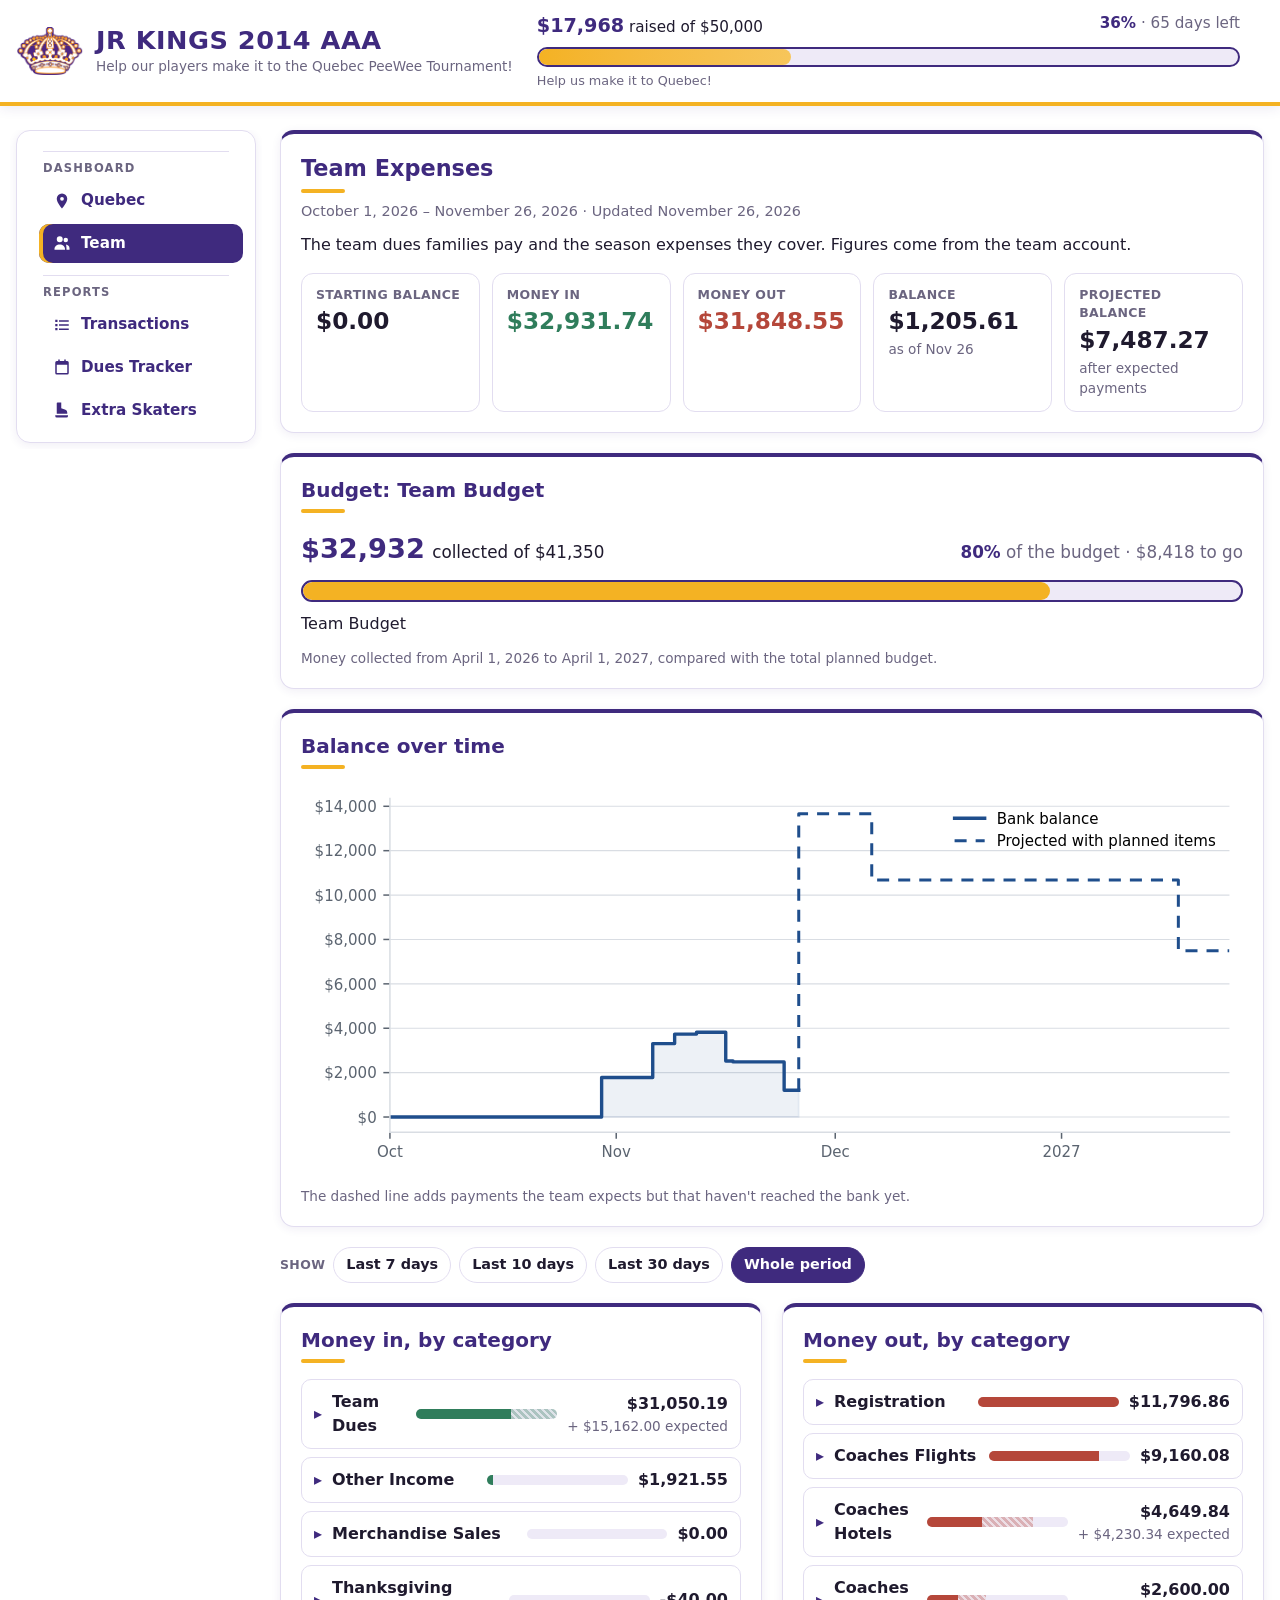
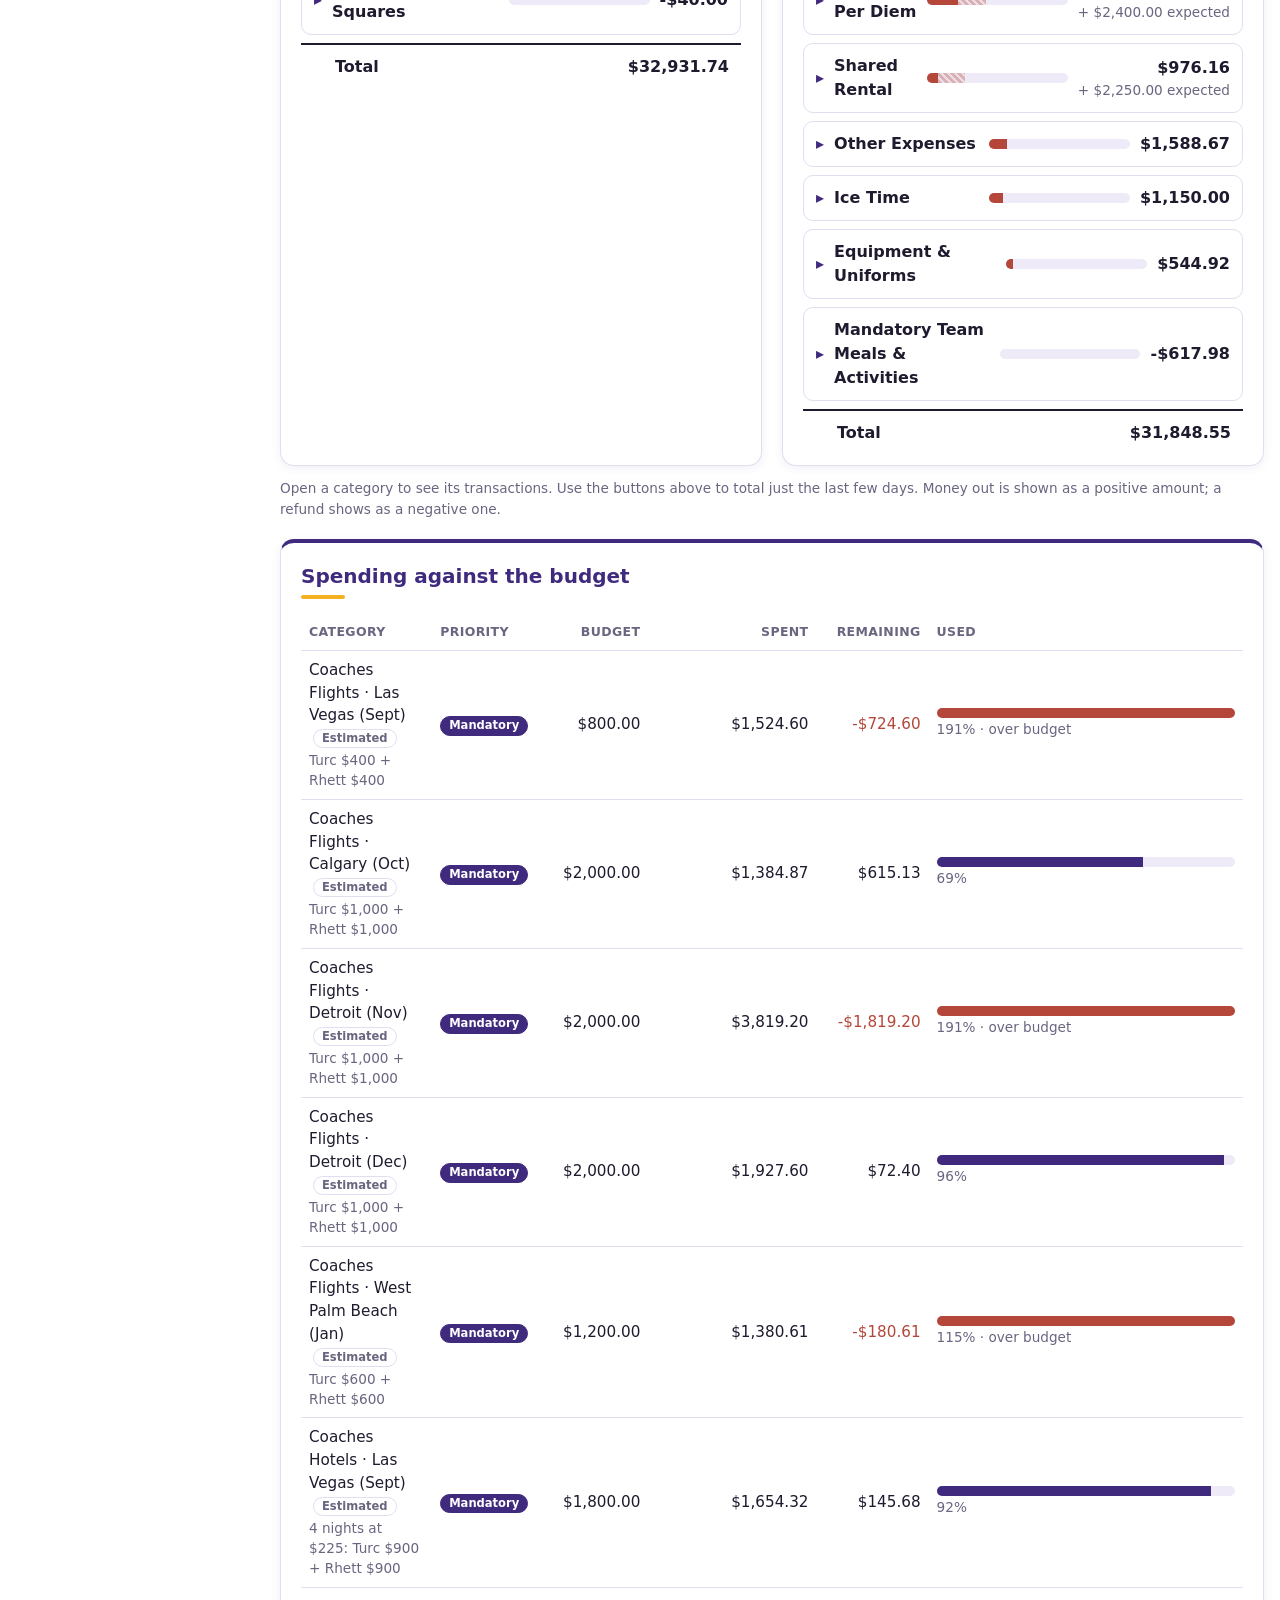
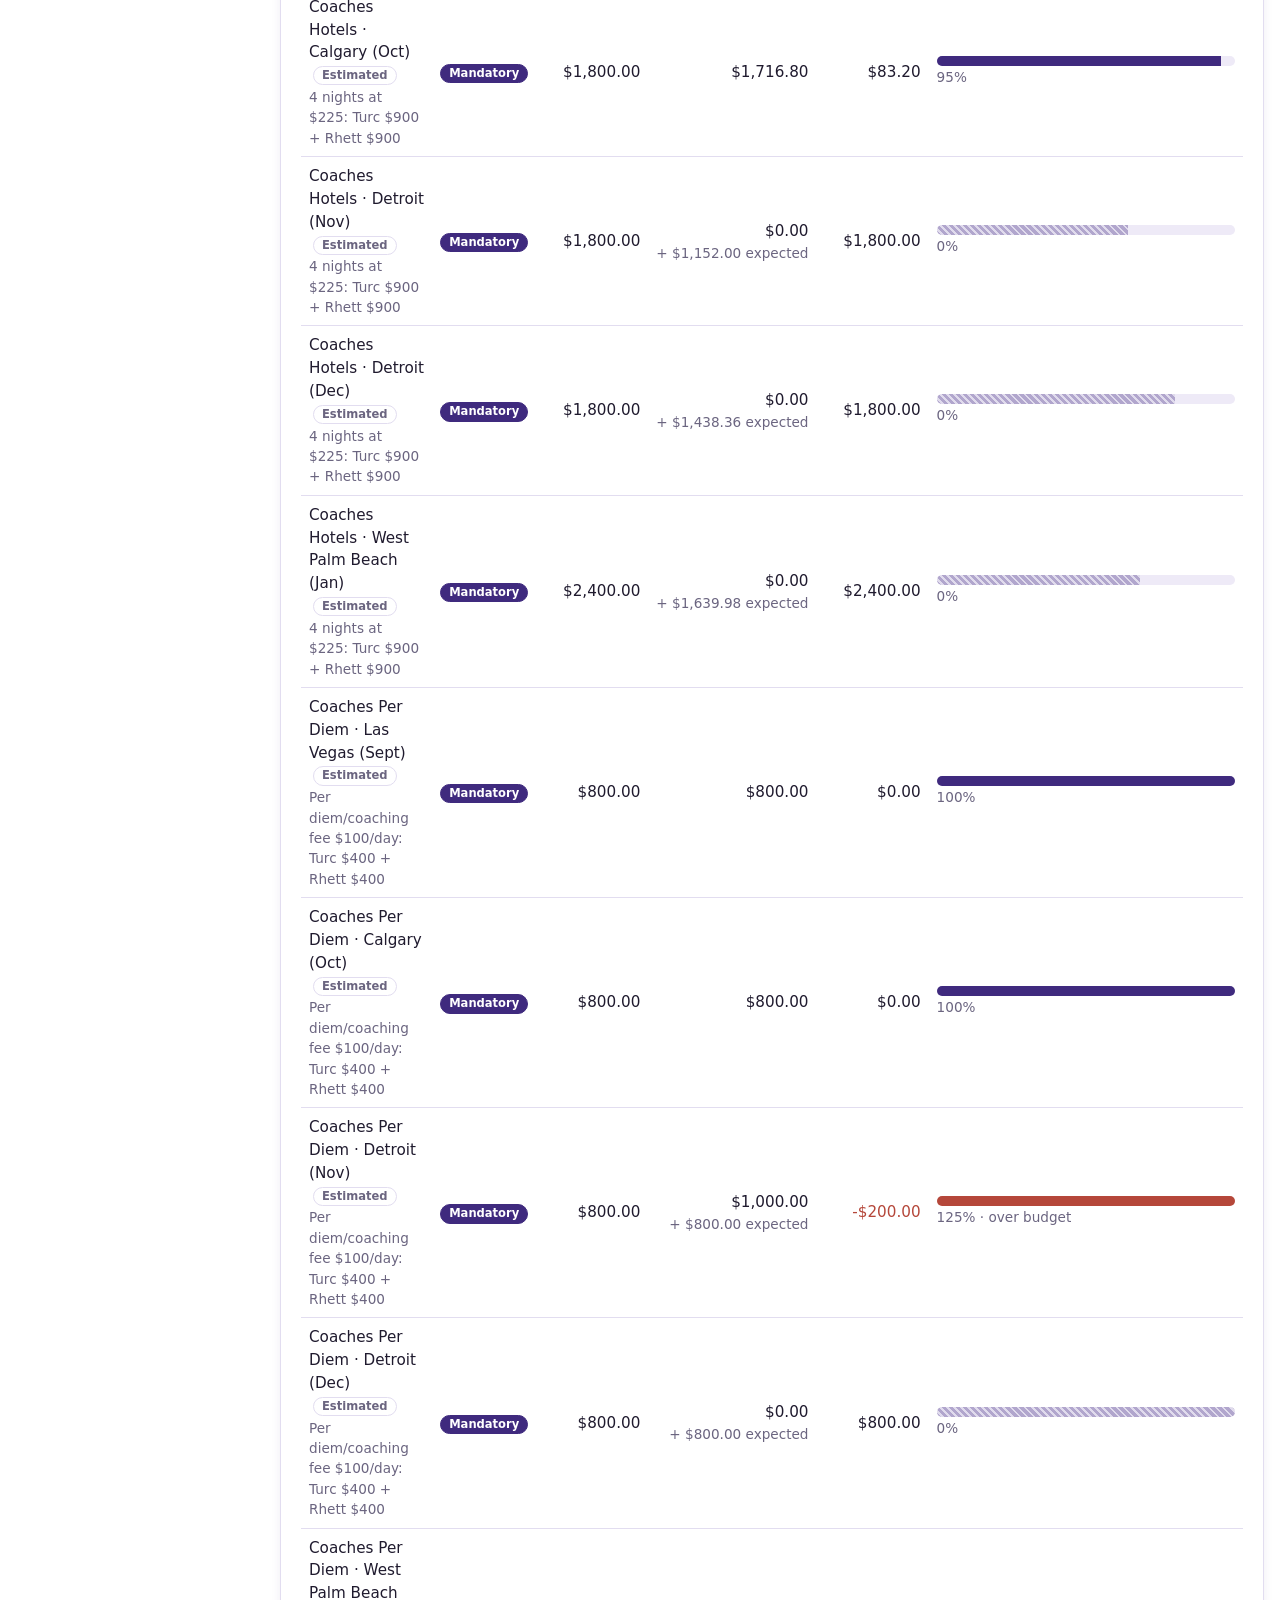
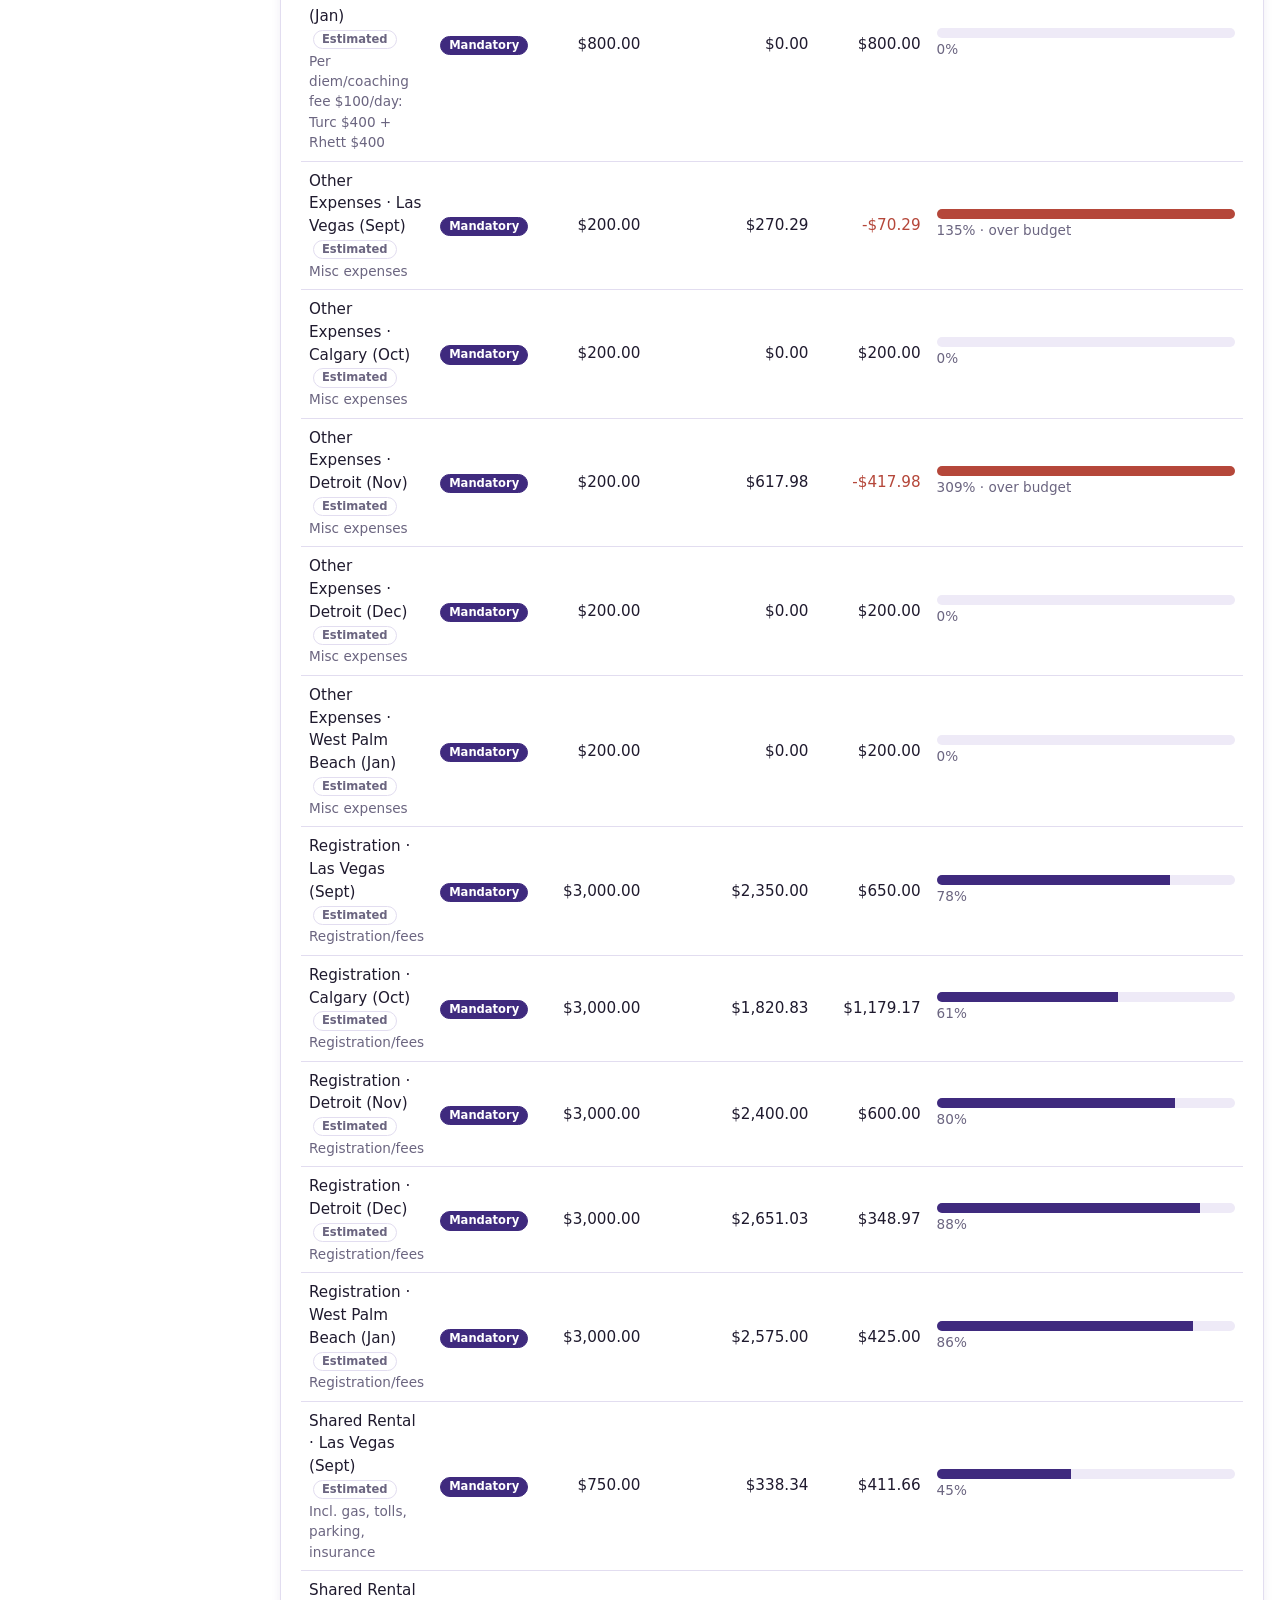
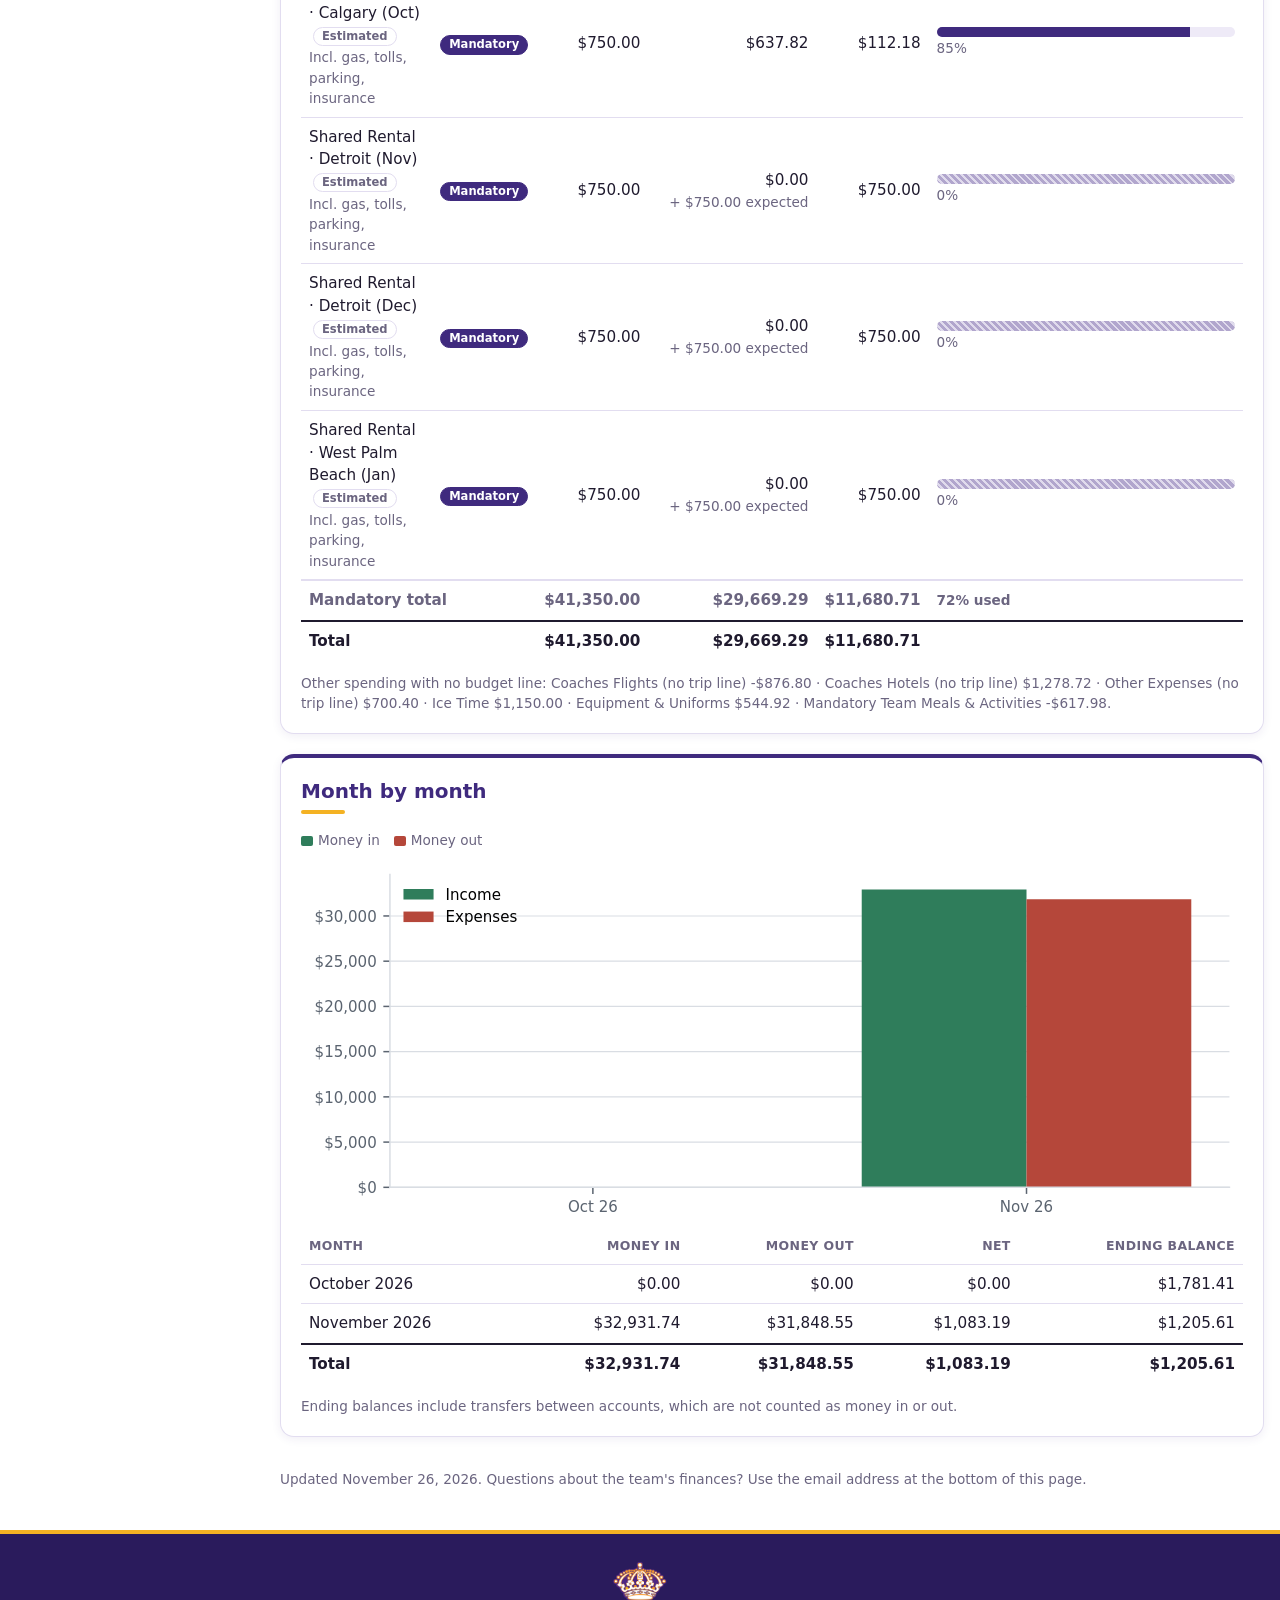
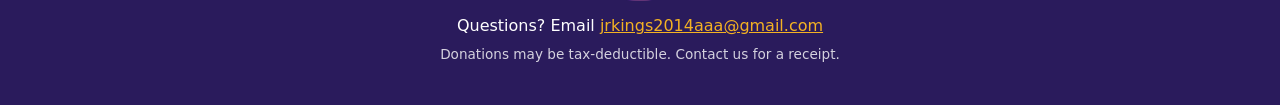
<file: teamexpenses/index.html>
<!doctype html>
<html lang="en">
<head>
  <meta charset="utf-8">
  <meta name="viewport" content="width=device-width, initial-scale=1">
  <!-- Exported from the Jr Kings 2014 AAA finances app on Nov 26, 2026 7:51 PM.
       Don't edit this file: use "Export HTML" in the finances app again to update it. -->
  
  <base href="../">
  
  <meta name="robots" content="noindex, nofollow">
  <title>Team Expenses</title>
  <link rel="icon" href="Images/logo.png">
  <link rel="stylesheet" href="theme.css?v=6">
  <link rel="stylesheet" href="styles.css?v=30">
  <style>
    /* Report pages: colors come from the website's theme.css. */
    .rpt { --rpt-pos: #2f7d5b; --rpt-neg: #b5473a; display: flex; flex-direction: column; gap: 20px; }
    .rpt .card h1 { margin-bottom: 8px; }
    .rpt-title-row { display: flex; flex-wrap: wrap; align-items: center; justify-content: space-between; gap: 8px 16px; }
    .rpt-title-row h1 { margin: 0; }
    .rpt-meta { margin: 0; color: var(--muted); font-size: 0.9rem; }
    .rpt-intro { margin: 10px 0 0; }
    .rpt-stats { display: grid; gap: 12px; grid-template-columns: repeat(auto-fit, minmax(150px, 1fr)); margin-top: 16px; }
    .rpt-stat { border: 1px solid var(--border); border-radius: 12px; padding: 12px 14px; background: var(--surface); }
    .rpt-stat .label { color: var(--muted); font-size: 0.78rem; font-weight: 700; text-transform: uppercase; letter-spacing: 0.03em; }
    .rpt-stat .value { font-size: 1.45rem; font-weight: 800; color: var(--text); font-variant-numeric: tabular-nums; }
    .rpt-stat .sub { color: var(--muted); font-size: 0.85rem; }
    .rpt .pos { color: var(--rpt-pos); }
    .rpt .neg { color: var(--rpt-neg); }
    .rpt-grid { display: grid; gap: 20px; grid-template-columns: repeat(auto-fit, minmax(300px, 1fr)); }
    .rpt-scroll { overflow-x: auto; }
    .rpt table { width: 100%; border-collapse: collapse; font-size: 0.95rem; }
    .rpt th, .rpt td { text-align: left; padding: 8px; border-bottom: 1px solid var(--border); vertical-align: middle; }
    .rpt th { color: var(--muted); font-size: 0.78rem; font-weight: 700; text-transform: uppercase; letter-spacing: 0.03em; }
    .rpt .num { text-align: right; font-variant-numeric: tabular-nums; white-space: nowrap; }
    .rpt .nowrap { white-space: nowrap; }
    .rpt tr.total td { font-weight: 800; border-top: 2px solid var(--text); border-bottom: 0; }
    .rpt .small { font-size: 0.85rem; }
    .rpt-muted { color: var(--muted); }
    .rpt-note-cell { color: var(--muted); font-size: 0.9rem; max-width: 28ch; overflow-wrap: anywhere; }
    .rpt-status { display: inline-block; margin-left: 4px; padding: 0 8px; border: 1px solid var(--border); border-radius: 999px;
      font-size: 0.72rem; font-weight: 700; color: var(--muted); white-space: nowrap; vertical-align: 1px; }
    .rpt-status-fully_paid { color: var(--rpt-pos); border-color: currentColor; }
    .rpt-status-quoted { color: var(--primary); border-color: currentColor; }
    .rpt-status-optional { border-style: dashed; }
    .rpt-priority { display: inline-block; padding: 0 8px; border: 1px solid var(--primary); border-radius: 999px;
      font-size: 0.72rem; font-weight: 700; white-space: nowrap; }
    .rpt-priority-mandatory { background: var(--primary); color: var(--on-primary); }
    .rpt-priority-nice_to_have { background: var(--primary-tint); color: var(--primary); }
    .rpt tr.rpt-subtotal td { font-weight: 700; color: var(--muted); border-bottom: 0; }
    .rpt tr.rpt-subtotal:first-child td { border-top: 2px solid var(--border); }
    .rpt-bar-cell { width: 38%; }
    .rpt-bar-track { display: flex; height: 10px; background: var(--primary-tint); border-radius: 5px; overflow: hidden; min-width: 60px; }
    .rpt-bar { height: 100%; }
    .rpt-bar.income { background: var(--rpt-pos); }
    .rpt-bar.expense, .rpt-bar.over { background: var(--rpt-neg); }
    .rpt-bar.spent { background: var(--primary); }
    .rpt-bar.planned { opacity: 0.35; background-image: repeating-linear-gradient(45deg, transparent 0 3px, rgba(255, 255, 255, 0.7) 3px 5px); }
    .rpt-goal-head { display: flex; justify-content: space-between; align-items: baseline; flex-wrap: wrap; gap: 4px 16px; margin-bottom: 10px; }
    .rpt-goal-raised { font-size: 1.05rem; font-variant-numeric: tabular-nums; }
    .rpt-goal-raised strong { font-size: 1.7rem; font-weight: 800; color: var(--primary); margin-right: 2px; }
    .rpt-goal-pct { font-size: 1.05rem; color: var(--muted); }
    .rpt-goal-pct strong { color: var(--primary); }
    .rpt-goal-bar { height: 22px; border: 2px solid var(--primary); border-radius: 999px; background: var(--primary-tint); overflow: hidden; }
    .rpt-goal-fill { height: 100%; min-width: 18px; border-radius: 999px; background: var(--accent); }
    .rpt-chart { display: block; width: 100%; height: auto; }
    .rpt-chip { display: inline-block; font-size: 0.78rem; font-weight: 700; padding: 2px 8px; border-radius: 999px; white-space: nowrap; }
    .rpt-chip.pos { background: #e7f4ec; color: #1f5e42; }
    .rpt-chip.warn { background: #fff6e0; color: #7a4f00; }
    .rpt-chip.neg { background: #fbe9e7; color: #9a3328; }
    .rpt-note { margin: 12px 0 0; color: var(--muted); font-size: 0.85rem; }
    .rpt-legend { display: flex; flex-wrap: wrap; gap: 4px 14px; margin: 0 0 10px; color: var(--muted); font-size: 0.85rem; }
    .rpt-key { display: inline-block; width: 12px; height: 10px; border-radius: 2px; margin-right: 5px; vertical-align: -1px; }
    .rpt [hidden] { display: none !important; }
    /* Finances page: one collapsible row per category, opening to its transactions */
    .rpt-group-total { margin: -6px 0 12px; font-size: 1.05rem; }
    .rpt-grid-note { margin-top: -8px; }
    .rpt-cat { border: 1px solid var(--border); border-radius: 10px; margin-bottom: 8px; background: var(--surface); }
    .rpt-cat summary {
      display: flex; align-items: center; gap: 10px; padding: 10px 12px;
      cursor: pointer; list-style: none; font-weight: 700;
    }
    .rpt-cat summary::-webkit-details-marker { display: none; }
    .rpt-cat summary::before { content: "▸"; color: var(--primary); transition: transform 0.15s; }
    .rpt-cat[open] summary::before { transform: rotate(90deg); }
    .rpt-cat summary:focus-visible { outline: 3px solid var(--primary); outline-offset: 2px; border-radius: 10px; }
    .rpt-cat-name { flex: 1; min-width: 0; }
    .rpt-cat-bar { flex: 0 0 34%; }
    .rpt-cat-total { font-variant-numeric: tabular-nums; white-space: nowrap; text-align: right; }
    .rpt-cat-total .small { display: block; font-weight: 400; }
    .rpt-cat table { margin: 0 0 6px; }
    .rpt-cat th:first-child, .rpt-cat td:first-child { padding-left: 34px; }
    .rpt-cat-link { margin: 0; padding: 4px 12px 10px 34px; font-size: 0.85rem; }
    .rpt-cats-total { display: flex; justify-content: space-between; padding: 10px 12px 0 34px;
      border-top: 2px solid var(--text); margin-top: 4px; font-weight: 800; }
    .rpt-cat-count {
      min-width: 26px; padding: 1px 8px; border-radius: 999px; text-align: center;
      background: var(--primary-tint); color: var(--primary); font-size: 0.8rem;
    }
    /* Transactions page: category buttons over one list, newest first */
    .rpt-filters h2 { margin-bottom: 10px; }
    .rpt-filter-row { display: flex; flex-wrap: wrap; align-items: center; gap: 8px; margin-top: 8px; }
    .rpt-filter-kind { flex-basis: 100%; color: var(--muted); font-size: 0.78rem; font-weight: 700;
      text-transform: uppercase; letter-spacing: 0.03em; margin-top: 4px; }
    .rpt-filter {
      display: inline-flex; align-items: center; gap: 6px; padding: 6px 12px; min-height: 36px;
      border: 1px solid var(--border); border-radius: 999px; background: var(--surface); color: var(--text);
      font: inherit; font-size: 0.9rem; font-weight: 600; cursor: pointer;
    }
    .rpt-filter:hover { border-color: var(--primary); }
    .rpt-filter:focus-visible { outline: 3px solid var(--primary); outline-offset: 2px; }
    .rpt-filter-in { border-left: 4px solid var(--rpt-pos); }
    .rpt-filter-out { border-left: 4px solid var(--rpt-neg); }
    .rpt-filter[aria-pressed="true"] { background: var(--primary); border-color: var(--primary); color: var(--on-primary); }
    .rpt-filter[aria-pressed="true"] .rpt-cat-count { background: var(--on-primary); color: var(--primary); }
    .rpt-txns .rpt-chip { background: var(--primary-tint); color: var(--primary); }
    /* Finances pages: period buttons over the category lists */
    .rpt-period { display: flex; flex-wrap: wrap; align-items: center; gap: 8px; }
    .rpt-period[hidden] { display: none; }
    .rpt-period-label { color: var(--muted); font-size: 0.78rem; font-weight: 700; text-transform: uppercase; letter-spacing: 0.03em; }
    .rpt-period-note { flex-basis: 100%; margin: 0; }
    .rpt-period-note:empty { display: none; }
    @media (max-width: 600px) { .rpt .hide-sm { display: none; } }
  </style>
</head>
<body data-page="teamexpenses" data-nav="reportNav" data-no-donate data-no-social>
  <!-- Header, sidebar, and footer are filled in by the website's app.js, like every other page. -->
  <header id="site-header" class="site-header"></header>

  <div class="layout">
    <div class="left-col">
      <nav id="sidebar" class="sidebar" aria-label="Site navigation"></nav>
    </div>

    <main class="content">
      <div id="error" class="error" hidden></div>
      <div class="rpt">

<section class="card" aria-labelledby="rpt-title">
  <div class="rpt-title-row">
    <h1 id="rpt-title">Team Expenses</h1>
  </div>
  <p class="rpt-meta">October 1, 2026 – November 26, 2026 · Updated November 26, 2026</p>
  <p class="rpt-intro">The team dues families pay and the season expenses they cover. Figures come from the team account.</p>
  <div class="rpt-stats">
    <div class="rpt-stat"><div class="label">Starting balance</div><div class="value">$0.00</div></div>
    
    <div class="rpt-stat"><div class="label">Money in</div><div class="value pos">$32,931.74</div></div>
    <div class="rpt-stat"><div class="label">Money out</div><div class="value neg">$31,848.55</div></div>
    <div class="rpt-stat"><div class="label">Balance</div><div class="value">$1,205.61</div>
      <div class="sub">as of Nov 26</div></div>
    
    <div class="rpt-stat"><div class="label">Projected balance</div><div class="value">$7,487.27</div>
      <div class="sub">after expected payments</div></div>
    
  </div>
</section>


<section class="card" aria-labelledby="rpt-goal-title">

  <h2 id="rpt-goal-title">Budget: Team Budget</h2>
  <div class="rpt-goal-head">
    <span class="rpt-goal-raised"><strong>$32,932</strong> collected of $41,350</span>
    <span class="rpt-goal-pct"><strong>80%</strong> of the budget · $8,418 to go</span>
  </div>
  <div class="rpt-goal-bar" role="progressbar" aria-valuemin="0" aria-valuemax="100"
       aria-valuenow="80"
       aria-label="$32,932 collected of $41,350">
    <div class="rpt-goal-fill" style="width: 79.6%"></div>
  </div>
  <p class="rpt-intro">Team Budget</p>
  <p class="rpt-note">Money collected from April 1, 2026 to April 1, 2027,
    compared with the total planned budget.</p>

</section>


<section class="card" aria-labelledby="rpt-balance-title">
  <h2 id="rpt-balance-title">Balance over time</h2>
  <svg class="rpt-chart" role="img" aria-label="Bank balance over time" xmlns:xlink="http://www.w3.org/1999/xlink" viewBox="0 0 500.8825 206.808" xmlns="http://www.w3.org/2000/svg" version="1.1">
 <metadata>
  <rdf:RDF xmlns:dc="http://purl.org/dc/elements/1.1/" xmlns:cc="http://creativecommons.org/ns#" xmlns:rdf="http://www.w3.org/1999/02/22-rdf-syntax-ns#">
   <cc:Work>
    <dc:type rdf:resource="http://purl.org/dc/dcmitype/StillImage"/>
    <dc:format>image/svg+xml</dc:format>
    <dc:creator>
     <cc:Agent>
      <dc:title>Matplotlib v3.11.2, https://matplotlib.org/</dc:title>
     </cc:Agent>
    </dc:creator>
   </cc:Work>
  </rdf:RDF>
 </metadata>
 <defs>
  <style type="text/css">*{stroke-linejoin: round; stroke-linecap: butt}</style>
 </defs>
 <g id="figure_1">
  <g id="patch_1">
   <path d="M 0 206.808 
L 500.8825 206.808 
L 500.8825 0 
L 0 0 
z
" style="fill: #ffffff"/>
  </g>
  <g id="axes_1">
   <g id="patch_2">
    <path d="M 47.2825 184.608 
L 493.6825 184.608 
L 493.6825 7.2 
L 47.2825 7.2 
z
" style="fill: #ffffff"/>
   </g>
   <g id="matplotlib.axis_1">
    <g id="xtick_1">
     <g id="line2d_1">
      <defs>
       <path id="m81ba357302" d="M 0 0 
L 0 3.5 
" style="stroke: #5b6470; stroke-width: 0.8"/>
      </defs>
      <g>
       <use xlink:href="#m81ba357302" x="47.2825" y="184.608" style="fill: #5b6470; stroke: #5b6470; stroke-width: 0.8"/>
      </g>
     </g>
     <g id="text_1">
      <text style="font-size: 8px; font-family: 'DejaVu Sans', 'Bitstream Vera Sans', 'Computer Modern Sans Serif', 'Lucida Grande', 'Verdana', 'Geneva', 'Lucid', 'Arial', 'Helvetica', 'Avant Garde', sans-serif; text-anchor: middle; fill: #5b6470" x="47.2825" y="197.686125" transform="rotate(-0 47.2825 197.686125)">Oct</text>
     </g>
    </g>
    <g id="xtick_2">
     <g id="line2d_2">
      <g>
       <use xlink:href="#m81ba357302" x="167.616413" y="184.608" style="fill: #5b6470; stroke: #5b6470; stroke-width: 0.8"/>
      </g>
     </g>
     <g id="text_2">
      <text style="font-size: 8px; font-family: 'DejaVu Sans', 'Bitstream Vera Sans', 'Computer Modern Sans Serif', 'Lucida Grande', 'Verdana', 'Geneva', 'Lucid', 'Arial', 'Helvetica', 'Avant Garde', sans-serif; text-anchor: middle; fill: #5b6470" x="167.616413" y="197.686125" transform="rotate(-0 167.616413 197.686125)">Nov</text>
     </g>
    </g>
    <g id="xtick_3">
     <g id="line2d_3">
      <g>
       <use xlink:href="#m81ba357302" x="284.068587" y="184.608" style="fill: #5b6470; stroke: #5b6470; stroke-width: 0.8"/>
      </g>
     </g>
     <g id="text_3">
      <text style="font-size: 8px; font-family: 'DejaVu Sans', 'Bitstream Vera Sans', 'Computer Modern Sans Serif', 'Lucida Grande', 'Verdana', 'Geneva', 'Lucid', 'Arial', 'Helvetica', 'Avant Garde', sans-serif; text-anchor: middle; fill: #5b6470" x="284.068587" y="197.686125" transform="rotate(-0 284.068587 197.686125)">Dec</text>
     </g>
    </g>
    <g id="xtick_4">
     <g id="line2d_4">
      <g>
       <use xlink:href="#m81ba357302" x="404.4025" y="184.608" style="fill: #5b6470; stroke: #5b6470; stroke-width: 0.8"/>
      </g>
     </g>
     <g id="text_4">
      <text style="font-size: 8px; font-family: 'DejaVu Sans', 'Bitstream Vera Sans', 'Computer Modern Sans Serif', 'Lucida Grande', 'Verdana', 'Geneva', 'Lucid', 'Arial', 'Helvetica', 'Avant Garde', sans-serif; text-anchor: middle; fill: #5b6470" x="404.4025" y="197.686125" transform="rotate(-0 404.4025 197.686125)">2027</text>
     </g>
    </g>
   </g>
   <g id="matplotlib.axis_2">
    <g id="ytick_1">
     <g id="line2d_5">
      <path d="M 47.2825 176.544 
L 493.6825 176.544 
" clip-path="url(#p187573ed01)" style="fill: none; stroke: #d9dde3; stroke-width: 0.6; stroke-linecap: square"/>
     </g>
     <g id="line2d_6">
      <defs>
       <path id="m898c8d45ed" d="M 0 0 
L -3.5 0 
" style="stroke: #5b6470; stroke-width: 0.8"/>
      </defs>
      <g>
       <use xlink:href="#m898c8d45ed" x="47.2825" y="176.544" style="fill: #5b6470; stroke: #5b6470; stroke-width: 0.8"/>
      </g>
     </g>
     <g id="text_5">
      <text style="font-size: 8px; font-family: 'DejaVu Sans', 'Bitstream Vera Sans', 'Computer Modern Sans Serif', 'Lucida Grande', 'Verdana', 'Geneva', 'Lucid', 'Arial', 'Helvetica', 'Avant Garde', sans-serif; text-anchor: end; fill: #5b6470" x="40.2825" y="179.583375" transform="rotate(-0 40.2825 179.583375)">$0</text>
     </g>
    </g>
    <g id="ytick_2">
     <g id="line2d_7">
      <path d="M 47.2825 152.940224 
L 493.6825 152.940224 
" clip-path="url(#p187573ed01)" style="fill: none; stroke: #d9dde3; stroke-width: 0.6; stroke-linecap: square"/>
     </g>
     <g id="line2d_8">
      <g>
       <use xlink:href="#m898c8d45ed" x="47.2825" y="152.940224" style="fill: #5b6470; stroke: #5b6470; stroke-width: 0.8"/>
      </g>
     </g>
     <g id="text_6">
      <text style="font-size: 8px; font-family: 'DejaVu Sans', 'Bitstream Vera Sans', 'Computer Modern Sans Serif', 'Lucida Grande', 'Verdana', 'Geneva', 'Lucid', 'Arial', 'Helvetica', 'Avant Garde', sans-serif; text-anchor: end; fill: #5b6470" x="40.2825" y="155.979599" transform="rotate(-0 40.2825 155.979599)">$2,000</text>
     </g>
    </g>
    <g id="ytick_3">
     <g id="line2d_9">
      <path d="M 47.2825 129.336448 
L 493.6825 129.336448 
" clip-path="url(#p187573ed01)" style="fill: none; stroke: #d9dde3; stroke-width: 0.6; stroke-linecap: square"/>
     </g>
     <g id="line2d_10">
      <g>
       <use xlink:href="#m898c8d45ed" x="47.2825" y="129.336448" style="fill: #5b6470; stroke: #5b6470; stroke-width: 0.8"/>
      </g>
     </g>
     <g id="text_7">
      <text style="font-size: 8px; font-family: 'DejaVu Sans', 'Bitstream Vera Sans', 'Computer Modern Sans Serif', 'Lucida Grande', 'Verdana', 'Geneva', 'Lucid', 'Arial', 'Helvetica', 'Avant Garde', sans-serif; text-anchor: end; fill: #5b6470" x="40.2825" y="132.375823" transform="rotate(-0 40.2825 132.375823)">$4,000</text>
     </g>
    </g>
    <g id="ytick_4">
     <g id="line2d_11">
      <path d="M 47.2825 105.732671 
L 493.6825 105.732671 
" clip-path="url(#p187573ed01)" style="fill: none; stroke: #d9dde3; stroke-width: 0.6; stroke-linecap: square"/>
     </g>
     <g id="line2d_12">
      <g>
       <use xlink:href="#m898c8d45ed" x="47.2825" y="105.732671" style="fill: #5b6470; stroke: #5b6470; stroke-width: 0.8"/>
      </g>
     </g>
     <g id="text_8">
      <text style="font-size: 8px; font-family: 'DejaVu Sans', 'Bitstream Vera Sans', 'Computer Modern Sans Serif', 'Lucida Grande', 'Verdana', 'Geneva', 'Lucid', 'Arial', 'Helvetica', 'Avant Garde', sans-serif; text-anchor: end; fill: #5b6470" x="40.2825" y="108.772046" transform="rotate(-0 40.2825 108.772046)">$6,000</text>
     </g>
    </g>
    <g id="ytick_5">
     <g id="line2d_13">
      <path d="M 47.2825 82.128895 
L 493.6825 82.128895 
" clip-path="url(#p187573ed01)" style="fill: none; stroke: #d9dde3; stroke-width: 0.6; stroke-linecap: square"/>
     </g>
     <g id="line2d_14">
      <g>
       <use xlink:href="#m898c8d45ed" x="47.2825" y="82.128895" style="fill: #5b6470; stroke: #5b6470; stroke-width: 0.8"/>
      </g>
     </g>
     <g id="text_9">
      <text style="font-size: 8px; font-family: 'DejaVu Sans', 'Bitstream Vera Sans', 'Computer Modern Sans Serif', 'Lucida Grande', 'Verdana', 'Geneva', 'Lucid', 'Arial', 'Helvetica', 'Avant Garde', sans-serif; text-anchor: end; fill: #5b6470" x="40.2825" y="85.16827" transform="rotate(-0 40.2825 85.16827)">$8,000</text>
     </g>
    </g>
    <g id="ytick_6">
     <g id="line2d_15">
      <path d="M 47.2825 58.525119 
L 493.6825 58.525119 
" clip-path="url(#p187573ed01)" style="fill: none; stroke: #d9dde3; stroke-width: 0.6; stroke-linecap: square"/>
     </g>
     <g id="line2d_16">
      <g>
       <use xlink:href="#m898c8d45ed" x="47.2825" y="58.525119" style="fill: #5b6470; stroke: #5b6470; stroke-width: 0.8"/>
      </g>
     </g>
     <g id="text_10">
      <text style="font-size: 8px; font-family: 'DejaVu Sans', 'Bitstream Vera Sans', 'Computer Modern Sans Serif', 'Lucida Grande', 'Verdana', 'Geneva', 'Lucid', 'Arial', 'Helvetica', 'Avant Garde', sans-serif; text-anchor: end; fill: #5b6470" x="40.2825" y="61.564494" transform="rotate(-0 40.2825 61.564494)">$10,000</text>
     </g>
    </g>
    <g id="ytick_7">
     <g id="line2d_17">
      <path d="M 47.2825 34.921343 
L 493.6825 34.921343 
" clip-path="url(#p187573ed01)" style="fill: none; stroke: #d9dde3; stroke-width: 0.6; stroke-linecap: square"/>
     </g>
     <g id="line2d_18">
      <g>
       <use xlink:href="#m898c8d45ed" x="47.2825" y="34.921343" style="fill: #5b6470; stroke: #5b6470; stroke-width: 0.8"/>
      </g>
     </g>
     <g id="text_11">
      <text style="font-size: 8px; font-family: 'DejaVu Sans', 'Bitstream Vera Sans', 'Computer Modern Sans Serif', 'Lucida Grande', 'Verdana', 'Geneva', 'Lucid', 'Arial', 'Helvetica', 'Avant Garde', sans-serif; text-anchor: end; fill: #5b6470" x="40.2825" y="37.960718" transform="rotate(-0 40.2825 37.960718)">$12,000</text>
     </g>
    </g>
    <g id="ytick_8">
     <g id="line2d_19">
      <path d="M 47.2825 11.317567 
L 493.6825 11.317567 
" clip-path="url(#p187573ed01)" style="fill: none; stroke: #d9dde3; stroke-width: 0.6; stroke-linecap: square"/>
     </g>
     <g id="line2d_20">
      <g>
       <use xlink:href="#m898c8d45ed" x="47.2825" y="11.317567" style="fill: #5b6470; stroke: #5b6470; stroke-width: 0.8"/>
      </g>
     </g>
     <g id="text_12">
      <text style="font-size: 8px; font-family: 'DejaVu Sans', 'Bitstream Vera Sans', 'Computer Modern Sans Serif', 'Lucida Grande', 'Verdana', 'Geneva', 'Lucid', 'Arial', 'Helvetica', 'Avant Garde', sans-serif; text-anchor: end; fill: #5b6470" x="40.2825" y="14.356942" transform="rotate(-0 40.2825 14.356942)">$14,000</text>
     </g>
    </g>
   </g>
   <g id="FillBetweenPolyCollection_1">
    <defs>
     <path id="mf82dbfbd68" d="M 47.2825 -30.264 
L 47.2825 -30.264 
L 159.852935 -30.264 
L 159.852935 -51.288001 
L 187.025109 -51.288001 
L 187.025109 -69.317864 
L 198.670326 -69.317864 
L 198.670326 -74.352549 
L 210.315543 -74.352549 
L 210.315543 -75.325261 
L 225.8425 -75.325261 
L 225.8425 -60.05586 
L 229.724239 -60.05586 
L 229.724239 -59.583785 
L 256.896413 -59.583785 
L 256.896413 -44.492474 
L 264.659891 -44.492474 
L 264.659891 -44.492474 
L 264.659891 -30.264 
L 264.659891 -30.264 
L 264.659891 -30.264 
L 256.896413 -30.264 
L 256.896413 -30.264 
L 229.724239 -30.264 
L 229.724239 -30.264 
L 225.8425 -30.264 
L 225.8425 -30.264 
L 210.315543 -30.264 
L 210.315543 -30.264 
L 198.670326 -30.264 
L 198.670326 -30.264 
L 187.025109 -30.264 
L 187.025109 -30.264 
L 159.852935 -30.264 
L 159.852935 -30.264 
L 47.2825 -30.264 
z
" style="stroke: #1f4e8c; stroke-opacity: 0.08"/>
    </defs>
    <g clip-path="url(#p187573ed01)">
     <use xlink:href="#mf82dbfbd68" x="0" y="206.808" style="fill: #1f4e8c; fill-opacity: 0.08; stroke: #1f4e8c; stroke-opacity: 0.08"/>
    </g>
   </g>
   <g id="line2d_21">
    <path d="M 47.2825 176.544 
L 159.852935 176.544 
L 159.852935 155.519999 
L 187.025109 155.519999 
L 187.025109 137.490136 
L 198.670326 137.490136 
L 198.670326 132.455451 
L 210.315543 132.455451 
L 210.315543 131.482739 
L 225.8425 131.482739 
L 225.8425 146.75214 
L 229.724239 146.75214 
L 229.724239 147.224215 
L 256.896413 147.224215 
L 256.896413 162.315526 
L 264.659891 162.315526 
L 264.659891 162.315526 
" clip-path="url(#p187573ed01)" style="fill: none; stroke: #1f4e8c; stroke-width: 1.8; stroke-linecap: square"/>
   </g>
   <g id="line2d_22">
    <path d="M 264.659891 162.315526 
L 264.659891 162.315526 
L 264.659891 15.264 
L 303.477283 15.264 
L 303.477283 50.53229 
L 466.510326 50.53229 
L 466.510326 88.180077 
L 493.6825 88.180077 
L 493.6825 88.180077 
" clip-path="url(#p187573ed01)" style="fill: none; stroke-dasharray: 6.4,4.8; stroke-dashoffset: 0; stroke: #1f4e8c; stroke-width: 1.6"/>
   </g>
   <g id="patch_3">
    <path d="M 47.2825 184.608 
L 47.2825 7.2 
" style="fill: none; stroke: #d9dde3; stroke-width: 0.8; stroke-linejoin: miter; stroke-linecap: square"/>
   </g>
   <g id="patch_4">
    <path d="M 47.2825 184.608 
L 493.6825 184.608 
" style="fill: none; stroke: #d9dde3; stroke-width: 0.8; stroke-linejoin: miter; stroke-linecap: square"/>
   </g>
   <g id="legend_1">
    <g id="line2d_23">
     <path d="M 347.525 17.67875 
L 355.525 17.67875 
L 355.525 17.67875 
L 363.525 17.67875 
L 363.525 17.67875 
" style="fill: none; stroke: #1f4e8c; stroke-width: 1.8; stroke-linecap: square"/>
    </g>
    <g id="text_13">
     <text style="font-size: 8px; font-family: 'DejaVu Sans', 'Bitstream Vera Sans', 'Computer Modern Sans Serif', 'Lucida Grande', 'Verdana', 'Geneva', 'Lucid', 'Arial', 'Helvetica', 'Avant Garde', sans-serif; text-anchor: start" x="369.925" y="20.47875" transform="rotate(-0 369.925 20.47875)">Bank balance</text>
    </g>
    <g id="line2d_24">
     <path d="M 347.525 29.679375 
L 355.525 29.679375 
L 355.525 29.679375 
L 363.525 29.679375 
L 363.525 29.679375 
" style="fill: none; stroke-dasharray: 6.4,4.8; stroke-dashoffset: 0; stroke: #1f4e8c; stroke-width: 1.6"/>
    </g>
    <g id="text_14">
     <text style="font-size: 8px; font-family: 'DejaVu Sans', 'Bitstream Vera Sans', 'Computer Modern Sans Serif', 'Lucida Grande', 'Verdana', 'Geneva', 'Lucid', 'Arial', 'Helvetica', 'Avant Garde', sans-serif; text-anchor: start" x="369.925" y="32.479375" transform="rotate(-0 369.925 32.479375)">Projected with planned items</text>
    </g>
   </g>
  </g>
 </g>
 <defs>
  <clipPath id="p187573ed01">
   <rect x="47.2825" y="7.2" width="446.4" height="177.408"/>
  </clipPath>
 </defs>
</svg>

  <p class="rpt-note">The dashed line adds payments the team expects but that haven't reached the bank yet.</p>
</section>


<div class="rpt-period" id="rpt-period" data-end="2026-11-26" role="group" aria-label="Period for the category totals" hidden>
  <span class="rpt-period-label">Show</span>
  <button type="button" class="rpt-filter" data-days="7" aria-pressed="false">Last 7 days</button>
  <button type="button" class="rpt-filter" data-days="10" aria-pressed="false">Last 10 days</button>
  <button type="button" class="rpt-filter" data-days="30" aria-pressed="false">Last 30 days</button>
  <button type="button" class="rpt-filter" data-days="" aria-pressed="true">Whole period</button>
  <p class="rpt-note rpt-period-note" id="rpt-period-note" aria-live="polite"></p>
</div>

<div class="rpt-grid">
  <section class="card" aria-labelledby="rpt-income-title">
    <h2 id="rpt-income-title">Money in, by category</h2>
    




<div class="rpt-cats">
  
  <details class="rpt-cat">
    <summary>
      <span class="rpt-cat-name">Team Dues</span>
      <span class="rpt-cat-bar hide-sm"><span class="rpt-bar-track"><span class="rpt-bar income" style="width: 67%"></span><span class="rpt-bar income planned" style="width: 33%"></span></span></span>
      <span class="rpt-cat-total"><span class="rpt-cat-posted">$31,050.19</span><span class="rpt-muted small rpt-cat-planned">+ $15,162.00 expected</span></span>
    </summary>
    
    <table>
      <thead><tr><th>Date</th><th>Payment</th><th class="num">Amount</th></tr></thead>
      <tbody>
      
        <tr data-date="2026-11-16" data-shown="236.00"><td class="nowrap">Nov 16, 2026</td><td>Zelle</td><td class="num">$236.00</td></tr>
      
        <tr data-date="2026-11-09" data-shown="254.51"><td class="nowrap">Nov 9, 2026</td><td>Zelle</td><td class="num">$254.51</td></tr>
      
        <tr data-date="2026-11-09" data-shown="254.51"><td class="nowrap">Nov 9, 2026</td><td>Check</td><td class="num">$254.51</td></tr>
      
        <tr data-date="2026-11-06" data-shown="-1885.21"><td class="nowrap">Nov 6, 2026</td><td>Bank transfer</td><td class="num">-$1,885.21</td></tr>
      
        <tr data-date="2026-11-06" data-shown="8749.80"><td class="nowrap">Nov 6, 2026</td><td>Bank transfer</td><td class="num">$8,749.80</td></tr>
      
        <tr data-date="2026-11-06" data-shown="11841.74"><td class="nowrap">Nov 6, 2026</td><td>Bank transfer</td><td class="num">$11,841.74</td></tr>
      
        <tr data-date="2026-11-06" data-shown="205.13"><td class="nowrap">Nov 6, 2026</td><td>Bank transfer</td><td class="num">$205.13</td></tr>
      
        <tr data-date="2026-11-06" data-shown="0.00"><td class="nowrap">Nov 6, 2026</td><td>Bank transfer</td><td class="num">$0.00</td></tr>
      
        <tr data-date="2026-11-06" data-shown="2994.10"><td class="nowrap">Nov 6, 2026</td><td>Bank transfer</td><td class="num">$2,994.10</td></tr>
      
        <tr data-date="2026-11-06" data-shown="4072.45"><td class="nowrap">Nov 6, 2026</td><td>Bank transfer</td><td class="num">$4,072.45</td></tr>
      
        <tr data-date="2026-11-06" data-shown="3563.63"><td class="nowrap">Nov 6, 2026</td><td>Bank transfer</td><td class="num">$3,563.63</td></tr>
      
        <tr data-date="2026-11-06" data-shown="254.51"><td class="nowrap">Nov 6, 2026</td><td>Check</td><td class="num">$254.51</td></tr>
      
        <tr data-date="2026-11-06" data-shown="254.51"><td class="nowrap">Nov 6, 2026</td><td>Check</td><td class="num">$254.51</td></tr>
      
        <tr data-date="2026-11-06" data-shown="254.51"><td class="nowrap">Nov 6, 2026</td><td>Check</td><td class="num">$254.51</td></tr>
      
      </tbody>
    </table>
    
    
  </details>
  
  <details class="rpt-cat">
    <summary>
      <span class="rpt-cat-name">Other Income</span>
      <span class="rpt-cat-bar hide-sm"><span class="rpt-bar-track"><span class="rpt-bar income" style="width: 4%"></span></span></span>
      <span class="rpt-cat-total"><span class="rpt-cat-posted">$1,921.55</span></span>
    </summary>
    
    <table>
      <thead><tr><th>Date</th><th>Payment</th><th class="num">Amount</th></tr></thead>
      <tbody>
      
        <tr data-date="2026-11-06" data-shown="1921.55"><td class="nowrap">Nov 6, 2026</td><td>Bank transfer</td><td class="num">$1,921.55</td></tr>
      
      </tbody>
    </table>
    
    
  </details>
  
  <details class="rpt-cat">
    <summary>
      <span class="rpt-cat-name">Merchandise Sales</span>
      <span class="rpt-cat-bar hide-sm"><span class="rpt-bar-track"><span class="rpt-bar income" style="width: 0%"></span></span></span>
      <span class="rpt-cat-total"><span class="rpt-cat-posted">$0.00</span></span>
    </summary>
    
    <p class="rpt-cat-link rpt-muted">No bank transactions yet in this period.</p>
    
  </details>
  
  <details class="rpt-cat">
    <summary>
      <span class="rpt-cat-name">Thanksgiving Squares</span>
      <span class="rpt-cat-bar hide-sm"><span class="rpt-bar-track"><span class="rpt-bar income" style="width: 0%"></span></span></span>
      <span class="rpt-cat-total"><span class="rpt-cat-posted">-$40.00</span></span>
    </summary>
    
    <table>
      <thead><tr><th>Date</th><th>Payment</th><th class="num">Amount</th></tr></thead>
      <tbody>
      
        <tr data-date="2026-11-17" data-shown="-40.00"><td class="nowrap">Nov 17, 2026</td><td>Check</td><td class="num">-$40.00</td></tr>
      
      </tbody>
    </table>
    
    
  </details>
  
  
  <p class="rpt-muted rpt-period-empty" hidden>Nothing in this period.</p>
  <div class="rpt-cats-total"><span>Total</span><span class="num rpt-cats-sum">$32,931.74</span></div>
  
</div>

  </section>
  <section class="card" aria-labelledby="rpt-expense-title">
    <h2 id="rpt-expense-title">Money out, by category</h2>
    




<div class="rpt-cats">
  
  <details class="rpt-cat">
    <summary>
      <span class="rpt-cat-name">Registration</span>
      <span class="rpt-cat-bar hide-sm"><span class="rpt-bar-track"><span class="rpt-bar expense" style="width: 100%"></span></span></span>
      <span class="rpt-cat-total"><span class="rpt-cat-posted">$11,796.86</span></span>
    </summary>
    
    <table>
      <thead><tr><th>Date</th><th>Payment</th><th class="num">Amount</th></tr></thead>
      <tbody>
      
        <tr data-date="2026-11-06" data-shown="2350.00"><td class="nowrap">Nov 6, 2026</td><td>Bank transfer</td><td class="num">$2,350.00</td></tr>
      
        <tr data-date="2026-11-06" data-shown="1820.83"><td class="nowrap">Nov 6, 2026</td><td>Bank transfer</td><td class="num">$1,820.83</td></tr>
      
        <tr data-date="2026-11-06" data-shown="2400.00"><td class="nowrap">Nov 6, 2026</td><td>Bank transfer</td><td class="num">$2,400.00</td></tr>
      
        <tr data-date="2026-11-06" data-shown="2651.03"><td class="nowrap">Nov 6, 2026</td><td>Bank transfer</td><td class="num">$2,651.03</td></tr>
      
        <tr data-date="2026-11-06" data-shown="2575.00"><td class="nowrap">Nov 6, 2026</td><td>Bank transfer</td><td class="num">$2,575.00</td></tr>
      
      </tbody>
    </table>
    
    
  </details>
  
  <details class="rpt-cat">
    <summary>
      <span class="rpt-cat-name">Coaches Flights</span>
      <span class="rpt-cat-bar hide-sm"><span class="rpt-bar-track"><span class="rpt-bar expense" style="width: 78%"></span></span></span>
      <span class="rpt-cat-total"><span class="rpt-cat-posted">$9,160.08</span></span>
    </summary>
    
    <table>
      <thead><tr><th>Date</th><th>Payment</th><th class="num">Amount</th></tr></thead>
      <tbody>
      
        <tr data-date="2026-11-16" data-shown="958.80"><td class="nowrap">Nov 16, 2026</td><td>Bank</td><td class="num">$958.80</td></tr>
      
        <tr data-date="2026-11-16" data-shown="958.80"><td class="nowrap">Nov 16, 2026</td><td>Bank</td><td class="num">$958.80</td></tr>
      
        <tr data-date="2026-11-16" data-shown="128.00"><td class="nowrap">Nov 16, 2026</td><td>Venmo</td><td class="num">$128.00</td></tr>
      
        <tr data-date="2026-11-16" data-shown="-876.80"><td class="nowrap">Nov 16, 2026</td><td>Zelle</td><td class="num">-$876.80</td></tr>
      
        <tr data-date="2026-11-06" data-shown="410.81"><td class="nowrap">Nov 6, 2026</td><td>Bank transfer</td><td class="num">$410.81</td></tr>
      
        <tr data-date="2026-11-06" data-shown="638.81"><td class="nowrap">Nov 6, 2026</td><td>Bank transfer</td><td class="num">$638.81</td></tr>
      
        <tr data-date="2026-11-06" data-shown="586.83"><td class="nowrap">Nov 6, 2026</td><td>Bank transfer</td><td class="num">$586.83</td></tr>
      
        <tr data-date="2026-11-06" data-shown="586.83"><td class="nowrap">Nov 6, 2026</td><td>Bank transfer</td><td class="num">$586.83</td></tr>
      
        <tr data-date="2026-11-06" data-shown="886.80"><td class="nowrap">Nov 6, 2026</td><td>Bank transfer</td><td class="num">$886.80</td></tr>
      
        <tr data-date="2026-11-06" data-shown="886.80"><td class="nowrap">Nov 6, 2026</td><td>Bank transfer</td><td class="num">$886.80</td></tr>
      
        <tr data-date="2026-11-06" data-shown="963.80"><td class="nowrap">Nov 6, 2026</td><td>Bank transfer</td><td class="num">$963.80</td></tr>
      
        <tr data-date="2026-11-06" data-shown="963.80"><td class="nowrap">Nov 6, 2026</td><td>Bank transfer</td><td class="num">$963.80</td></tr>
      
        <tr data-date="2026-11-06" data-shown="386.80"><td class="nowrap">Nov 6, 2026</td><td>Bank transfer</td><td class="num">$386.80</td></tr>
      
        <tr data-date="2026-11-06" data-shown="993.81"><td class="nowrap">Nov 6, 2026</td><td>Bank transfer</td><td class="num">$993.81</td></tr>
      
        <tr data-date="2026-11-06" data-shown="228.00"><td class="nowrap">Nov 6, 2026</td><td>Bank transfer</td><td class="num">$228.00</td></tr>
      
        <tr data-date="2026-11-06" data-shown="246.98"><td class="nowrap">Nov 6, 2026</td><td>Bank transfer</td><td class="num">$246.98</td></tr>
      
        <tr data-date="2026-11-06" data-shown="211.21"><td class="nowrap">Nov 6, 2026</td><td>Bank transfer</td><td class="num">$211.21</td></tr>
      
      </tbody>
    </table>
    
    
  </details>
  
  <details class="rpt-cat">
    <summary>
      <span class="rpt-cat-name">Coaches Hotels</span>
      <span class="rpt-cat-bar hide-sm"><span class="rpt-bar-track"><span class="rpt-bar expense" style="width: 39%"></span><span class="rpt-bar expense planned" style="width: 36%"></span></span></span>
      <span class="rpt-cat-total"><span class="rpt-cat-posted">$4,649.84</span><span class="rpt-muted small rpt-cat-planned">+ $4,230.34 expected</span></span>
    </summary>
    
    <table>
      <thead><tr><th>Date</th><th>Payment</th><th class="num">Amount</th></tr></thead>
      <tbody>
      
        <tr data-date="2026-11-24" data-shown="639.36"><td class="nowrap">Nov 24, 2026</td><td>Bank</td><td class="num">$639.36</td></tr>
      
        <tr data-date="2026-11-24" data-shown="639.36"><td class="nowrap">Nov 24, 2026</td><td>Bank</td><td class="num">$639.36</td></tr>
      
        <tr data-date="2026-11-06" data-shown="827.16"><td class="nowrap">Nov 6, 2026</td><td>Bank transfer</td><td class="num">$827.16</td></tr>
      
        <tr data-date="2026-11-06" data-shown="827.16"><td class="nowrap">Nov 6, 2026</td><td>Bank transfer</td><td class="num">$827.16</td></tr>
      
        <tr data-date="2026-11-06" data-shown="795.40"><td class="nowrap">Nov 6, 2026</td><td>Bank transfer</td><td class="num">$795.40</td></tr>
      
        <tr data-date="2026-11-06" data-shown="921.40"><td class="nowrap">Nov 6, 2026</td><td>Bank transfer</td><td class="num">$921.40</td></tr>
      
      </tbody>
    </table>
    
    
  </details>
  
  <details class="rpt-cat">
    <summary>
      <span class="rpt-cat-name">Coaches Per Diem</span>
      <span class="rpt-cat-bar hide-sm"><span class="rpt-bar-track"><span class="rpt-bar expense" style="width: 22%"></span><span class="rpt-bar expense planned" style="width: 20%"></span></span></span>
      <span class="rpt-cat-total"><span class="rpt-cat-posted">$2,600.00</span><span class="rpt-muted small rpt-cat-planned">+ $2,400.00 expected</span></span>
    </summary>
    
    <table>
      <thead><tr><th>Date</th><th>Payment</th><th class="num">Amount</th></tr></thead>
      <tbody>
      
        <tr data-date="2026-11-16" data-shown="1000.00"><td class="nowrap">Nov 16, 2026</td><td>Withdrawal</td><td class="num">$1,000.00</td></tr>
      
        <tr data-date="2026-11-06" data-shown="400.00"><td class="nowrap">Nov 6, 2026</td><td>Bank transfer</td><td class="num">$400.00</td></tr>
      
        <tr data-date="2026-11-06" data-shown="400.00"><td class="nowrap">Nov 6, 2026</td><td>Bank transfer</td><td class="num">$400.00</td></tr>
      
        <tr data-date="2026-11-06" data-shown="400.00"><td class="nowrap">Nov 6, 2026</td><td>Bank transfer</td><td class="num">$400.00</td></tr>
      
        <tr data-date="2026-11-06" data-shown="400.00"><td class="nowrap">Nov 6, 2026</td><td>Bank transfer</td><td class="num">$400.00</td></tr>
      
      </tbody>
    </table>
    
    
  </details>
  
  <details class="rpt-cat">
    <summary>
      <span class="rpt-cat-name">Shared Rental</span>
      <span class="rpt-cat-bar hide-sm"><span class="rpt-bar-track"><span class="rpt-bar expense" style="width: 8%"></span><span class="rpt-bar expense planned" style="width: 19%"></span></span></span>
      <span class="rpt-cat-total"><span class="rpt-cat-posted">$976.16</span><span class="rpt-muted small rpt-cat-planned">+ $2,250.00 expected</span></span>
    </summary>
    
    <table>
      <thead><tr><th>Date</th><th>Payment</th><th class="num">Amount</th></tr></thead>
      <tbody>
      
        <tr data-date="2026-11-06" data-shown="338.34"><td class="nowrap">Nov 6, 2026</td><td>Bank transfer</td><td class="num">$338.34</td></tr>
      
        <tr data-date="2026-11-06" data-shown="471.00"><td class="nowrap">Nov 6, 2026</td><td>Bank transfer</td><td class="num">$471.00</td></tr>
      
        <tr data-date="2026-11-06" data-shown="166.82"><td class="nowrap">Nov 6, 2026</td><td>Bank transfer</td><td class="num">$166.82</td></tr>
      
      </tbody>
    </table>
    
    
  </details>
  
  <details class="rpt-cat">
    <summary>
      <span class="rpt-cat-name">Other Expenses</span>
      <span class="rpt-cat-bar hide-sm"><span class="rpt-bar-track"><span class="rpt-bar expense" style="width: 13%"></span></span></span>
      <span class="rpt-cat-total"><span class="rpt-cat-posted">$1,588.67</span></span>
    </summary>
    
    <table>
      <thead><tr><th>Date</th><th>Payment</th><th class="num">Amount</th></tr></thead>
      <tbody>
      
        <tr data-date="2026-11-16" data-shown="18.99"><td class="nowrap">Nov 16, 2026</td><td>Bank</td><td class="num">$18.99</td></tr>
      
        <tr data-date="2026-11-09" data-shown="82.42"><td class="nowrap">Nov 9, 2026</td><td>Bank</td><td class="num">$82.42</td></tr>
      
        <tr data-date="2026-11-06" data-shown="617.98"><td class="nowrap">Nov 6, 2026</td><td>Bank transfer</td><td class="num">$617.98</td></tr>
      
        <tr data-date="2026-11-06" data-shown="59.51"><td class="nowrap">Nov 6, 2026</td><td>Bank transfer</td><td class="num">$59.51</td></tr>
      
        <tr data-date="2026-11-06" data-shown="210.78"><td class="nowrap">Nov 6, 2026</td><td>Bank transfer</td><td class="num">$210.78</td></tr>
      
        <tr data-date="2026-11-06" data-shown="50.00"><td class="nowrap">Nov 6, 2026</td><td>Bank transfer</td><td class="num">$50.00</td></tr>
      
        <tr data-date="2026-11-06" data-shown="164.52"><td class="nowrap">Nov 6, 2026</td><td>Bank transfer</td><td class="num">$164.52</td></tr>
      
        <tr data-date="2026-11-06" data-shown="129.96"><td class="nowrap">Nov 6, 2026</td><td>Bank transfer</td><td class="num">$129.96</td></tr>
      
        <tr data-date="2026-11-06" data-shown="254.51"><td class="nowrap">Nov 6, 2026</td><td>Bank transfer</td><td class="num">$254.51</td></tr>
      
      </tbody>
    </table>
    
    
  </details>
  
  <details class="rpt-cat">
    <summary>
      <span class="rpt-cat-name">Ice Time</span>
      <span class="rpt-cat-bar hide-sm"><span class="rpt-bar-track"><span class="rpt-bar expense" style="width: 10%"></span></span></span>
      <span class="rpt-cat-total"><span class="rpt-cat-posted">$1,150.00</span></span>
    </summary>
    
    <table>
      <thead><tr><th>Date</th><th>Payment</th><th class="num">Amount</th></tr></thead>
      <tbody>
      
        <tr data-date="2026-11-06" data-shown="650.00"><td class="nowrap">Nov 6, 2026</td><td>Bank transfer</td><td class="num">$650.00</td></tr>
      
        <tr data-date="2026-11-06" data-shown="500.00"><td class="nowrap">Nov 6, 2026</td><td>Bank transfer</td><td class="num">$500.00</td></tr>
      
      </tbody>
    </table>
    
    
  </details>
  
  <details class="rpt-cat">
    <summary>
      <span class="rpt-cat-name">Equipment &amp; Uniforms</span>
      <span class="rpt-cat-bar hide-sm"><span class="rpt-bar-track"><span class="rpt-bar expense" style="width: 5%"></span></span></span>
      <span class="rpt-cat-total"><span class="rpt-cat-posted">$544.92</span></span>
    </summary>
    
    <table>
      <thead><tr><th>Date</th><th>Payment</th><th class="num">Amount</th></tr></thead>
      <tbody>
      
        <tr data-date="2026-11-06" data-shown="544.92"><td class="nowrap">Nov 6, 2026</td><td>Bank transfer</td><td class="num">$544.92</td></tr>
      
      </tbody>
    </table>
    
    
  </details>
  
  <details class="rpt-cat">
    <summary>
      <span class="rpt-cat-name">Mandatory Team Meals &amp; Activities</span>
      <span class="rpt-cat-bar hide-sm"><span class="rpt-bar-track"><span class="rpt-bar expense" style="width: 0%"></span></span></span>
      <span class="rpt-cat-total"><span class="rpt-cat-posted">-$617.98</span></span>
    </summary>
    
    <table>
      <thead><tr><th>Date</th><th>Payment</th><th class="num">Amount</th></tr></thead>
      <tbody>
      
        <tr data-date="2026-11-16" data-shown="-617.98"><td class="nowrap">Nov 16, 2026</td><td>Zelle</td><td class="num">-$617.98</td></tr>
      
      </tbody>
    </table>
    
    
  </details>
  
  
  <p class="rpt-muted rpt-period-empty" hidden>Nothing in this period.</p>
  <div class="rpt-cats-total"><span>Total</span><span class="num rpt-cats-sum">$31,848.55</span></div>
  
</div>

  </section>
</div>
<p class="rpt-note rpt-grid-note">Open a category to see its transactions. Use the buttons above to total just the last few days.
  Money out is shown as a positive amount; a refund shows as a negative one.</p>
<script>
  // Period buttons: total each category from its transactions in the last N days up to the page's update date
  // (data-end), hiding categories with nothing in that window. "Whole period" puts the page back as exported.
  // The choice is kept in the address (#days=10) so a link can open straight to it.
  (function () {
    var bar = document.getElementById("rpt-period");
    if (!bar) return;
    var buttons = bar.querySelectorAll(".rpt-filter");
    var note = document.getElementById("rpt-period-note");
    var lists = document.querySelectorAll(".rpt-cats");
    var end = new Date(bar.dataset.end + "T00:00:00");
    var fmt = new Intl.NumberFormat("en-US", { style: "currency", currency: "USD" });
    var money = function (n) { return n < 0 ? "-" + fmt.format(-n) : fmt.format(Math.abs(n)); };
    var iso = function (d) {
      return d.getFullYear() + "-" + String(d.getMonth() + 1).padStart(2, "0") + "-" + String(d.getDate()).padStart(2, "0");
    };
    var nice = function (d, year) {
      return d.toLocaleDateString("en-US", year ? { month: "short", day: "numeric", year: "numeric" } : { month: "short", day: "numeric" });
    };

    // Remember the exported totals and bar widths, to put back for "Whole period".
    lists.forEach(function (list) {
      var sum = list.querySelector(".rpt-cats-sum");
      if (sum) sum.dataset.original = sum.textContent;
      list.querySelectorAll(".rpt-cat").forEach(function (cat, i) {
        cat.dataset.pos = i;
        var posted = cat.querySelector(".rpt-cat-posted");
        posted.dataset.original = posted.textContent;
        cat.querySelectorAll(".rpt-bar").forEach(function (b) { b.dataset.original = b.style.width; });
      });
    });

    function choose(days) {
      buttons.forEach(function (b) { b.setAttribute("aria-pressed", b.dataset.days === String(days || "") ? "true" : "false"); });
      var from = null;
      if (days) {
        var start = new Date(end);
        start.setDate(start.getDate() - (days - 1));
        from = iso(start);
        note.textContent = "Showing " + nice(start, start.getFullYear() !== end.getFullYear()) + " – " + nice(end, true) +
          ": the " + days + " days up to the last update.";
      } else {
        note.textContent = "";
      }
      lists.forEach(function (list) {
        var cats = list.querySelectorAll(".rpt-cat");
        if (!cats.length) return;
        var totals = [], top = 0, listTotal = 0, visible = 0;
        cats.forEach(function (cat, i) {
          var total = 0, count = 0;
          cat.querySelectorAll("tbody tr[data-date]").forEach(function (tr) {
            var on = !from || tr.dataset.date >= from;
            tr.hidden = !on;
            if (on) { total += parseFloat(tr.dataset.shown); count++; }
          });
          totals[i] = total;
          var show = !from || count > 0;
          cat.hidden = !show;
          if (show) { visible++; listTotal += total; top = Math.max(top, total); }
          var planned = cat.querySelector(".rpt-cat-planned");
          if (planned) planned.hidden = !!from;
        });
        cats.forEach(function (cat, i) {
          var posted = cat.querySelector(".rpt-cat-posted");
          var bars = cat.querySelectorAll(".rpt-bar");
          if (!from) {
            posted.textContent = posted.dataset.original;
            bars.forEach(function (b) { b.style.width = b.dataset.original; b.hidden = false; });
            return;
          }
          posted.textContent = money(totals[i]);
          bars.forEach(function (b, j) {
            if (j === 0) { b.style.width = (top > 0 ? Math.max(totals[i], 0) / top * 100 : 0).toFixed(0) + "%"; }
            else { b.hidden = true; }  // the planned segment
          });
        });
        // Largest first for the chosen period; the exported order for the whole period.
        var order = Array.prototype.map.call(cats, function (cat, i) { return { cat: cat, total: totals[i], i: i }; });
        order.sort(function (a, b) {
          return from ? (b.total - a.total) || (a.i - b.i) : (a.cat.dataset.pos - b.cat.dataset.pos);
        });
        var anchor = list.querySelector(".rpt-period-empty");
        order.forEach(function (o) { list.insertBefore(o.cat, anchor); });
        var sum = list.querySelector(".rpt-cats-sum");
        if (sum) sum.textContent = from ? money(listTotal) : sum.dataset.original;
        var empty = list.querySelector(".rpt-period-empty");
        if (empty) empty.hidden = !from || visible > 0;
      });
    }

    function fromHash() {
      var m = /days=(\d+)/.exec(location.hash);
      var days = m ? parseInt(m[1], 10) : 0;
      choose(days > 0 ? days : 0);
    }

    buttons.forEach(function (b) {
      b.addEventListener("click", function () {
        var days = b.dataset.days;
        // Full path: a bare "#days=" would resolve against the page's <base href="../">.
        history.replaceState(null, "", location.pathname + location.search + (days ? "#days=" + days : ""));
        choose(days ? parseInt(days, 10) : 0);
      });
    });
    window.addEventListener("hashchange", fromHash);
    bar.hidden = false;
    fromHash();
  })();
</script>


<section class="card" aria-labelledby="rpt-budget-title">
  <h2 id="rpt-budget-title">Spending against the budget</h2>
  <div class="rpt-scroll">
  <table>
    <thead><tr><th>Category</th><th>Priority</th><th class="num">Budget</th><th class="num">Spent</th><th class="num">Remaining</th>
      <th class="rpt-bar-cell hide-sm">Used</th></tr></thead>
    <tbody>
    
      <tr>
        <td>Coaches Flights · Las Vegas (Sept) <span class="rpt-status rpt-status-estimated">Estimated</span><div class="rpt-muted small">Turc $400 + Rhett $400</div></td>
        <td><span class="rpt-priority rpt-priority-mandatory">Mandatory</span></td>
        <td class="num">$800.00</td>
        <td class="num">$1,524.60</td>
        <td class="num neg">-$724.60</td>
        <td class="hide-sm">
          <div class="rpt-bar-track"><div class="rpt-bar over" style="width: 100.0%"></div></div>
          <span class="rpt-muted small">191% · over budget</span>
        </td>
      </tr>
    
      <tr>
        <td>Coaches Flights · Calgary (Oct) <span class="rpt-status rpt-status-estimated">Estimated</span><div class="rpt-muted small">Turc $1,000 + Rhett $1,000</div></td>
        <td><span class="rpt-priority rpt-priority-mandatory">Mandatory</span></td>
        <td class="num">$2,000.00</td>
        <td class="num">$1,384.87</td>
        <td class="num ">$615.13</td>
        <td class="hide-sm">
          <div class="rpt-bar-track"><div class="rpt-bar spent" style="width: 69.2%"></div></div>
          <span class="rpt-muted small">69%</span>
        </td>
      </tr>
    
      <tr>
        <td>Coaches Flights · Detroit (Nov) <span class="rpt-status rpt-status-estimated">Estimated</span><div class="rpt-muted small">Turc $1,000 + Rhett $1,000</div></td>
        <td><span class="rpt-priority rpt-priority-mandatory">Mandatory</span></td>
        <td class="num">$2,000.00</td>
        <td class="num">$3,819.20</td>
        <td class="num neg">-$1,819.20</td>
        <td class="hide-sm">
          <div class="rpt-bar-track"><div class="rpt-bar over" style="width: 100.0%"></div></div>
          <span class="rpt-muted small">191% · over budget</span>
        </td>
      </tr>
    
      <tr>
        <td>Coaches Flights · Detroit (Dec) <span class="rpt-status rpt-status-estimated">Estimated</span><div class="rpt-muted small">Turc $1,000 + Rhett $1,000</div></td>
        <td><span class="rpt-priority rpt-priority-mandatory">Mandatory</span></td>
        <td class="num">$2,000.00</td>
        <td class="num">$1,927.60</td>
        <td class="num ">$72.40</td>
        <td class="hide-sm">
          <div class="rpt-bar-track"><div class="rpt-bar spent" style="width: 96.4%"></div></div>
          <span class="rpt-muted small">96%</span>
        </td>
      </tr>
    
      <tr>
        <td>Coaches Flights · West Palm Beach (Jan) <span class="rpt-status rpt-status-estimated">Estimated</span><div class="rpt-muted small">Turc $600 + Rhett $600</div></td>
        <td><span class="rpt-priority rpt-priority-mandatory">Mandatory</span></td>
        <td class="num">$1,200.00</td>
        <td class="num">$1,380.61</td>
        <td class="num neg">-$180.61</td>
        <td class="hide-sm">
          <div class="rpt-bar-track"><div class="rpt-bar over" style="width: 100.0%"></div></div>
          <span class="rpt-muted small">115% · over budget</span>
        </td>
      </tr>
    
      <tr>
        <td>Coaches Hotels · Las Vegas (Sept) <span class="rpt-status rpt-status-estimated">Estimated</span><div class="rpt-muted small">4 nights at $225: Turc $900 + Rhett $900</div></td>
        <td><span class="rpt-priority rpt-priority-mandatory">Mandatory</span></td>
        <td class="num">$1,800.00</td>
        <td class="num">$1,654.32</td>
        <td class="num ">$145.68</td>
        <td class="hide-sm">
          <div class="rpt-bar-track"><div class="rpt-bar spent" style="width: 91.9%"></div></div>
          <span class="rpt-muted small">92%</span>
        </td>
      </tr>
    
      <tr>
        <td>Coaches Hotels · Calgary (Oct) <span class="rpt-status rpt-status-estimated">Estimated</span><div class="rpt-muted small">4 nights at $225: Turc $900 + Rhett $900</div></td>
        <td><span class="rpt-priority rpt-priority-mandatory">Mandatory</span></td>
        <td class="num">$1,800.00</td>
        <td class="num">$1,716.80</td>
        <td class="num ">$83.20</td>
        <td class="hide-sm">
          <div class="rpt-bar-track"><div class="rpt-bar spent" style="width: 95.4%"></div></div>
          <span class="rpt-muted small">95%</span>
        </td>
      </tr>
    
      <tr>
        <td>Coaches Hotels · Detroit (Nov) <span class="rpt-status rpt-status-estimated">Estimated</span><div class="rpt-muted small">4 nights at $225: Turc $900 + Rhett $900</div></td>
        <td><span class="rpt-priority rpt-priority-mandatory">Mandatory</span></td>
        <td class="num">$1,800.00</td>
        <td class="num">$0.00<div class="rpt-muted small">+ $1,152.00 expected</div></td>
        <td class="num ">$1,800.00</td>
        <td class="hide-sm">
          <div class="rpt-bar-track"><div class="rpt-bar spent" style="width: 0.0%"></div><div class="rpt-bar spent planned" style="width: 64.0%"></div></div>
          <span class="rpt-muted small">0%</span>
        </td>
      </tr>
    
      <tr>
        <td>Coaches Hotels · Detroit (Dec) <span class="rpt-status rpt-status-estimated">Estimated</span><div class="rpt-muted small">4 nights at $225: Turc $900 + Rhett $900</div></td>
        <td><span class="rpt-priority rpt-priority-mandatory">Mandatory</span></td>
        <td class="num">$1,800.00</td>
        <td class="num">$0.00<div class="rpt-muted small">+ $1,438.36 expected</div></td>
        <td class="num ">$1,800.00</td>
        <td class="hide-sm">
          <div class="rpt-bar-track"><div class="rpt-bar spent" style="width: 0.0%"></div><div class="rpt-bar spent planned" style="width: 79.9%"></div></div>
          <span class="rpt-muted small">0%</span>
        </td>
      </tr>
    
      <tr>
        <td>Coaches Hotels · West Palm Beach (Jan) <span class="rpt-status rpt-status-estimated">Estimated</span><div class="rpt-muted small">4 nights at $225: Turc $900 + Rhett $900</div></td>
        <td><span class="rpt-priority rpt-priority-mandatory">Mandatory</span></td>
        <td class="num">$2,400.00</td>
        <td class="num">$0.00<div class="rpt-muted small">+ $1,639.98 expected</div></td>
        <td class="num ">$2,400.00</td>
        <td class="hide-sm">
          <div class="rpt-bar-track"><div class="rpt-bar spent" style="width: 0.0%"></div><div class="rpt-bar spent planned" style="width: 68.3%"></div></div>
          <span class="rpt-muted small">0%</span>
        </td>
      </tr>
    
      <tr>
        <td>Coaches Per Diem · Las Vegas (Sept) <span class="rpt-status rpt-status-estimated">Estimated</span><div class="rpt-muted small">Per diem/coaching fee $100/day: Turc $400 + Rhett $400</div></td>
        <td><span class="rpt-priority rpt-priority-mandatory">Mandatory</span></td>
        <td class="num">$800.00</td>
        <td class="num">$800.00</td>
        <td class="num ">$0.00</td>
        <td class="hide-sm">
          <div class="rpt-bar-track"><div class="rpt-bar spent" style="width: 100.0%"></div></div>
          <span class="rpt-muted small">100%</span>
        </td>
      </tr>
    
      <tr>
        <td>Coaches Per Diem · Calgary (Oct) <span class="rpt-status rpt-status-estimated">Estimated</span><div class="rpt-muted small">Per diem/coaching fee $100/day: Turc $400 + Rhett $400</div></td>
        <td><span class="rpt-priority rpt-priority-mandatory">Mandatory</span></td>
        <td class="num">$800.00</td>
        <td class="num">$800.00</td>
        <td class="num ">$0.00</td>
        <td class="hide-sm">
          <div class="rpt-bar-track"><div class="rpt-bar spent" style="width: 100.0%"></div></div>
          <span class="rpt-muted small">100%</span>
        </td>
      </tr>
    
      <tr>
        <td>Coaches Per Diem · Detroit (Nov) <span class="rpt-status rpt-status-estimated">Estimated</span><div class="rpt-muted small">Per diem/coaching fee $100/day: Turc $400 + Rhett $400</div></td>
        <td><span class="rpt-priority rpt-priority-mandatory">Mandatory</span></td>
        <td class="num">$800.00</td>
        <td class="num">$1,000.00<div class="rpt-muted small">+ $800.00 expected</div></td>
        <td class="num neg">-$200.00</td>
        <td class="hide-sm">
          <div class="rpt-bar-track"><div class="rpt-bar over" style="width: 100.0%"></div></div>
          <span class="rpt-muted small">125% · over budget</span>
        </td>
      </tr>
    
      <tr>
        <td>Coaches Per Diem · Detroit (Dec) <span class="rpt-status rpt-status-estimated">Estimated</span><div class="rpt-muted small">Per diem/coaching fee $100/day: Turc $400 + Rhett $400</div></td>
        <td><span class="rpt-priority rpt-priority-mandatory">Mandatory</span></td>
        <td class="num">$800.00</td>
        <td class="num">$0.00<div class="rpt-muted small">+ $800.00 expected</div></td>
        <td class="num ">$800.00</td>
        <td class="hide-sm">
          <div class="rpt-bar-track"><div class="rpt-bar spent" style="width: 0.0%"></div><div class="rpt-bar spent planned" style="width: 100.0%"></div></div>
          <span class="rpt-muted small">0%</span>
        </td>
      </tr>
    
      <tr>
        <td>Coaches Per Diem · West Palm Beach (Jan) <span class="rpt-status rpt-status-estimated">Estimated</span><div class="rpt-muted small">Per diem/coaching fee $100/day: Turc $400 + Rhett $400</div></td>
        <td><span class="rpt-priority rpt-priority-mandatory">Mandatory</span></td>
        <td class="num">$800.00</td>
        <td class="num">$0.00</td>
        <td class="num ">$800.00</td>
        <td class="hide-sm">
          <div class="rpt-bar-track"><div class="rpt-bar spent" style="width: 0.0%"></div></div>
          <span class="rpt-muted small">0%</span>
        </td>
      </tr>
    
      <tr>
        <td>Other Expenses · Las Vegas (Sept) <span class="rpt-status rpt-status-estimated">Estimated</span><div class="rpt-muted small">Misc expenses</div></td>
        <td><span class="rpt-priority rpt-priority-mandatory">Mandatory</span></td>
        <td class="num">$200.00</td>
        <td class="num">$270.29</td>
        <td class="num neg">-$70.29</td>
        <td class="hide-sm">
          <div class="rpt-bar-track"><div class="rpt-bar over" style="width: 100.0%"></div></div>
          <span class="rpt-muted small">135% · over budget</span>
        </td>
      </tr>
    
      <tr>
        <td>Other Expenses · Calgary (Oct) <span class="rpt-status rpt-status-estimated">Estimated</span><div class="rpt-muted small">Misc expenses</div></td>
        <td><span class="rpt-priority rpt-priority-mandatory">Mandatory</span></td>
        <td class="num">$200.00</td>
        <td class="num">$0.00</td>
        <td class="num ">$200.00</td>
        <td class="hide-sm">
          <div class="rpt-bar-track"><div class="rpt-bar spent" style="width: 0.0%"></div></div>
          <span class="rpt-muted small">0%</span>
        </td>
      </tr>
    
      <tr>
        <td>Other Expenses · Detroit (Nov) <span class="rpt-status rpt-status-estimated">Estimated</span><div class="rpt-muted small">Misc expenses</div></td>
        <td><span class="rpt-priority rpt-priority-mandatory">Mandatory</span></td>
        <td class="num">$200.00</td>
        <td class="num">$617.98</td>
        <td class="num neg">-$417.98</td>
        <td class="hide-sm">
          <div class="rpt-bar-track"><div class="rpt-bar over" style="width: 100.0%"></div></div>
          <span class="rpt-muted small">309% · over budget</span>
        </td>
      </tr>
    
      <tr>
        <td>Other Expenses · Detroit (Dec) <span class="rpt-status rpt-status-estimated">Estimated</span><div class="rpt-muted small">Misc expenses</div></td>
        <td><span class="rpt-priority rpt-priority-mandatory">Mandatory</span></td>
        <td class="num">$200.00</td>
        <td class="num">$0.00</td>
        <td class="num ">$200.00</td>
        <td class="hide-sm">
          <div class="rpt-bar-track"><div class="rpt-bar spent" style="width: 0.0%"></div></div>
          <span class="rpt-muted small">0%</span>
        </td>
      </tr>
    
      <tr>
        <td>Other Expenses · West Palm Beach (Jan) <span class="rpt-status rpt-status-estimated">Estimated</span><div class="rpt-muted small">Misc expenses</div></td>
        <td><span class="rpt-priority rpt-priority-mandatory">Mandatory</span></td>
        <td class="num">$200.00</td>
        <td class="num">$0.00</td>
        <td class="num ">$200.00</td>
        <td class="hide-sm">
          <div class="rpt-bar-track"><div class="rpt-bar spent" style="width: 0.0%"></div></div>
          <span class="rpt-muted small">0%</span>
        </td>
      </tr>
    
      <tr>
        <td>Registration · Las Vegas (Sept) <span class="rpt-status rpt-status-estimated">Estimated</span><div class="rpt-muted small">Registration/fees</div></td>
        <td><span class="rpt-priority rpt-priority-mandatory">Mandatory</span></td>
        <td class="num">$3,000.00</td>
        <td class="num">$2,350.00</td>
        <td class="num ">$650.00</td>
        <td class="hide-sm">
          <div class="rpt-bar-track"><div class="rpt-bar spent" style="width: 78.3%"></div></div>
          <span class="rpt-muted small">78%</span>
        </td>
      </tr>
    
      <tr>
        <td>Registration · Calgary (Oct) <span class="rpt-status rpt-status-estimated">Estimated</span><div class="rpt-muted small">Registration/fees</div></td>
        <td><span class="rpt-priority rpt-priority-mandatory">Mandatory</span></td>
        <td class="num">$3,000.00</td>
        <td class="num">$1,820.83</td>
        <td class="num ">$1,179.17</td>
        <td class="hide-sm">
          <div class="rpt-bar-track"><div class="rpt-bar spent" style="width: 60.7%"></div></div>
          <span class="rpt-muted small">61%</span>
        </td>
      </tr>
    
      <tr>
        <td>Registration · Detroit (Nov) <span class="rpt-status rpt-status-estimated">Estimated</span><div class="rpt-muted small">Registration/fees</div></td>
        <td><span class="rpt-priority rpt-priority-mandatory">Mandatory</span></td>
        <td class="num">$3,000.00</td>
        <td class="num">$2,400.00</td>
        <td class="num ">$600.00</td>
        <td class="hide-sm">
          <div class="rpt-bar-track"><div class="rpt-bar spent" style="width: 80.0%"></div></div>
          <span class="rpt-muted small">80%</span>
        </td>
      </tr>
    
      <tr>
        <td>Registration · Detroit (Dec) <span class="rpt-status rpt-status-estimated">Estimated</span><div class="rpt-muted small">Registration/fees</div></td>
        <td><span class="rpt-priority rpt-priority-mandatory">Mandatory</span></td>
        <td class="num">$3,000.00</td>
        <td class="num">$2,651.03</td>
        <td class="num ">$348.97</td>
        <td class="hide-sm">
          <div class="rpt-bar-track"><div class="rpt-bar spent" style="width: 88.4%"></div></div>
          <span class="rpt-muted small">88%</span>
        </td>
      </tr>
    
      <tr>
        <td>Registration · West Palm Beach (Jan) <span class="rpt-status rpt-status-estimated">Estimated</span><div class="rpt-muted small">Registration/fees</div></td>
        <td><span class="rpt-priority rpt-priority-mandatory">Mandatory</span></td>
        <td class="num">$3,000.00</td>
        <td class="num">$2,575.00</td>
        <td class="num ">$425.00</td>
        <td class="hide-sm">
          <div class="rpt-bar-track"><div class="rpt-bar spent" style="width: 85.8%"></div></div>
          <span class="rpt-muted small">86%</span>
        </td>
      </tr>
    
      <tr>
        <td>Shared Rental · Las Vegas (Sept) <span class="rpt-status rpt-status-estimated">Estimated</span><div class="rpt-muted small">Incl. gas, tolls, parking, insurance</div></td>
        <td><span class="rpt-priority rpt-priority-mandatory">Mandatory</span></td>
        <td class="num">$750.00</td>
        <td class="num">$338.34</td>
        <td class="num ">$411.66</td>
        <td class="hide-sm">
          <div class="rpt-bar-track"><div class="rpt-bar spent" style="width: 45.1%"></div></div>
          <span class="rpt-muted small">45%</span>
        </td>
      </tr>
    
      <tr>
        <td>Shared Rental · Calgary (Oct) <span class="rpt-status rpt-status-estimated">Estimated</span><div class="rpt-muted small">Incl. gas, tolls, parking, insurance</div></td>
        <td><span class="rpt-priority rpt-priority-mandatory">Mandatory</span></td>
        <td class="num">$750.00</td>
        <td class="num">$637.82</td>
        <td class="num ">$112.18</td>
        <td class="hide-sm">
          <div class="rpt-bar-track"><div class="rpt-bar spent" style="width: 85.0%"></div></div>
          <span class="rpt-muted small">85%</span>
        </td>
      </tr>
    
      <tr>
        <td>Shared Rental · Detroit (Nov) <span class="rpt-status rpt-status-estimated">Estimated</span><div class="rpt-muted small">Incl. gas, tolls, parking, insurance</div></td>
        <td><span class="rpt-priority rpt-priority-mandatory">Mandatory</span></td>
        <td class="num">$750.00</td>
        <td class="num">$0.00<div class="rpt-muted small">+ $750.00 expected</div></td>
        <td class="num ">$750.00</td>
        <td class="hide-sm">
          <div class="rpt-bar-track"><div class="rpt-bar spent" style="width: 0.0%"></div><div class="rpt-bar spent planned" style="width: 100.0%"></div></div>
          <span class="rpt-muted small">0%</span>
        </td>
      </tr>
    
      <tr>
        <td>Shared Rental · Detroit (Dec) <span class="rpt-status rpt-status-estimated">Estimated</span><div class="rpt-muted small">Incl. gas, tolls, parking, insurance</div></td>
        <td><span class="rpt-priority rpt-priority-mandatory">Mandatory</span></td>
        <td class="num">$750.00</td>
        <td class="num">$0.00<div class="rpt-muted small">+ $750.00 expected</div></td>
        <td class="num ">$750.00</td>
        <td class="hide-sm">
          <div class="rpt-bar-track"><div class="rpt-bar spent" style="width: 0.0%"></div><div class="rpt-bar spent planned" style="width: 100.0%"></div></div>
          <span class="rpt-muted small">0%</span>
        </td>
      </tr>
    
      <tr>
        <td>Shared Rental · West Palm Beach (Jan) <span class="rpt-status rpt-status-estimated">Estimated</span><div class="rpt-muted small">Incl. gas, tolls, parking, insurance</div></td>
        <td><span class="rpt-priority rpt-priority-mandatory">Mandatory</span></td>
        <td class="num">$750.00</td>
        <td class="num">$0.00<div class="rpt-muted small">+ $750.00 expected</div></td>
        <td class="num ">$750.00</td>
        <td class="hide-sm">
          <div class="rpt-bar-track"><div class="rpt-bar spent" style="width: 0.0%"></div><div class="rpt-bar spent planned" style="width: 100.0%"></div></div>
          <span class="rpt-muted small">0%</span>
        </td>
      </tr>
    
    </tbody>
    <tfoot>
    
      <tr class="rpt-subtotal"><td colspan="2">Mandatory total</td><td class="num">$41,350.00</td><td class="num">$29,669.29</td>
        <td class="num ">$11,680.71</td><td class="hide-sm rpt-muted small">72% used</td></tr>
    
    <tr class="total"><td colspan="2">Total</td><td class="num">$41,350.00</td><td class="num">$29,669.29</td>
      <td class="num ">$11,680.71</td><td class="hide-sm"></td></tr></tfoot>
  </table>
  </div>
  
  <p class="rpt-note">Other spending with no budget line:
    Coaches Flights (no trip line) -$876.80 · Coaches Hotels (no trip line) $1,278.72 · Other Expenses (no trip line) $700.40 · Ice Time $1,150.00 · Equipment &amp; Uniforms $544.92 · Mandatory Team Meals &amp; Activities -$617.98.</p>
  
</section>


<section class="card" aria-labelledby="rpt-month-title">
  <h2 id="rpt-month-title">Month by month</h2>
  
  <p class="rpt-legend"><span><span class="rpt-key" style="background: #2f7d5b"></span>Money in</span>
    <span><span class="rpt-key" style="background: #b5473a"></span>Money out</span></p>
  <svg class="rpt-chart" role="img" aria-label="Income and expenses by month" xmlns:xlink="http://www.w3.org/1999/xlink" viewBox="0 0 500.8825 195.72" xmlns="http://www.w3.org/2000/svg" version="1.1">
 <metadata>
  <rdf:RDF xmlns:dc="http://purl.org/dc/elements/1.1/" xmlns:cc="http://creativecommons.org/ns#" xmlns:rdf="http://www.w3.org/1999/02/22-rdf-syntax-ns#">
   <cc:Work>
    <dc:type rdf:resource="http://purl.org/dc/dcmitype/StillImage"/>
    <dc:format>image/svg+xml</dc:format>
    <dc:creator>
     <cc:Agent>
      <dc:title>Matplotlib v3.11.2, https://matplotlib.org/</dc:title>
     </cc:Agent>
    </dc:creator>
   </cc:Work>
  </rdf:RDF>
 </metadata>
 <defs>
  <style type="text/css">*{stroke-linejoin: round; stroke-linecap: butt}</style>
 </defs>
 <g id="figure_1">
  <g id="patch_1">
   <path d="M 0 195.72 
L 500.8825 195.72 
L 500.8825 0 
L 0 0 
z
" style="fill: #ffffff"/>
  </g>
  <g id="axes_1">
   <g id="patch_2">
    <path d="M 47.2825 173.52 
L 493.6825 173.52 
L 493.6825 7.2 
L 47.2825 7.2 
z
" style="fill: #ffffff"/>
   </g>
   <g id="matplotlib.axis_1">
    <g id="xtick_1">
     <g id="line2d_1">
      <defs>
       <path id="mf6d4f5b19b" d="M 0 0 
L 0 3.5 
" style="stroke: #5b6470; stroke-width: 0.8"/>
      </defs>
      <g>
       <use xlink:href="#mf6d4f5b19b" x="155.193244" y="173.52" style="fill: #5b6470; stroke: #5b6470; stroke-width: 0.8"/>
      </g>
     </g>
     <g id="text_1">
      <text style="font-size: 8px; font-family: 'DejaVu Sans', 'Bitstream Vera Sans', 'Computer Modern Sans Serif', 'Lucida Grande', 'Verdana', 'Geneva', 'Lucid', 'Arial', 'Helvetica', 'Avant Garde', sans-serif; text-anchor: middle; fill: #5b6470" x="155.193244" y="186.598125" transform="rotate(-0 155.193244 186.598125)">Oct 26</text>
     </g>
    </g>
    <g id="xtick_2">
     <g id="line2d_2">
      <g>
       <use xlink:href="#mf6d4f5b19b" x="385.771756" y="173.52" style="fill: #5b6470; stroke: #5b6470; stroke-width: 0.8"/>
      </g>
     </g>
     <g id="text_2">
      <text style="font-size: 8px; font-family: 'DejaVu Sans', 'Bitstream Vera Sans', 'Computer Modern Sans Serif', 'Lucida Grande', 'Verdana', 'Geneva', 'Lucid', 'Arial', 'Helvetica', 'Avant Garde', sans-serif; text-anchor: middle; fill: #5b6470" x="385.771756" y="186.598125" transform="rotate(-0 385.771756 186.598125)">Nov 26</text>
     </g>
    </g>
   </g>
   <g id="matplotlib.axis_2">
    <g id="ytick_1">
     <g id="line2d_3">
      <path d="M 47.2825 173.52 
L 493.6825 173.52 
" clip-path="url(#p8e1cbbac0e)" style="fill: none; stroke: #d9dde3; stroke-width: 0.6; stroke-linecap: square"/>
     </g>
     <g id="line2d_4">
      <defs>
       <path id="ma2a291b5e9" d="M 0 0 
L -3.5 0 
" style="stroke: #5b6470; stroke-width: 0.8"/>
      </defs>
      <g>
       <use xlink:href="#ma2a291b5e9" x="47.2825" y="173.52" style="fill: #5b6470; stroke: #5b6470; stroke-width: 0.8"/>
      </g>
     </g>
     <g id="text_3">
      <text style="font-size: 8px; font-family: 'DejaVu Sans', 'Bitstream Vera Sans', 'Computer Modern Sans Serif', 'Lucida Grande', 'Verdana', 'Geneva', 'Lucid', 'Arial', 'Helvetica', 'Avant Garde', sans-serif; text-anchor: end; fill: #5b6470" x="40.2825" y="176.559375" transform="rotate(-0 40.2825 176.559375)">$0</text>
     </g>
    </g>
    <g id="ytick_2">
     <g id="line2d_5">
      <path d="M 47.2825 149.470253 
L 493.6825 149.470253 
" clip-path="url(#p8e1cbbac0e)" style="fill: none; stroke: #d9dde3; stroke-width: 0.6; stroke-linecap: square"/>
     </g>
     <g id="line2d_6">
      <g>
       <use xlink:href="#ma2a291b5e9" x="47.2825" y="149.470253" style="fill: #5b6470; stroke: #5b6470; stroke-width: 0.8"/>
      </g>
     </g>
     <g id="text_4">
      <text style="font-size: 8px; font-family: 'DejaVu Sans', 'Bitstream Vera Sans', 'Computer Modern Sans Serif', 'Lucida Grande', 'Verdana', 'Geneva', 'Lucid', 'Arial', 'Helvetica', 'Avant Garde', sans-serif; text-anchor: end; fill: #5b6470" x="40.2825" y="152.509628" transform="rotate(-0 40.2825 152.509628)">$5,000</text>
     </g>
    </g>
    <g id="ytick_3">
     <g id="line2d_7">
      <path d="M 47.2825 125.420507 
L 493.6825 125.420507 
" clip-path="url(#p8e1cbbac0e)" style="fill: none; stroke: #d9dde3; stroke-width: 0.6; stroke-linecap: square"/>
     </g>
     <g id="line2d_8">
      <g>
       <use xlink:href="#ma2a291b5e9" x="47.2825" y="125.420507" style="fill: #5b6470; stroke: #5b6470; stroke-width: 0.8"/>
      </g>
     </g>
     <g id="text_5">
      <text style="font-size: 8px; font-family: 'DejaVu Sans', 'Bitstream Vera Sans', 'Computer Modern Sans Serif', 'Lucida Grande', 'Verdana', 'Geneva', 'Lucid', 'Arial', 'Helvetica', 'Avant Garde', sans-serif; text-anchor: end; fill: #5b6470" x="40.2825" y="128.459882" transform="rotate(-0 40.2825 128.459882)">$10,000</text>
     </g>
    </g>
    <g id="ytick_4">
     <g id="line2d_9">
      <path d="M 47.2825 101.37076 
L 493.6825 101.37076 
" clip-path="url(#p8e1cbbac0e)" style="fill: none; stroke: #d9dde3; stroke-width: 0.6; stroke-linecap: square"/>
     </g>
     <g id="line2d_10">
      <g>
       <use xlink:href="#ma2a291b5e9" x="47.2825" y="101.37076" style="fill: #5b6470; stroke: #5b6470; stroke-width: 0.8"/>
      </g>
     </g>
     <g id="text_6">
      <text style="font-size: 8px; font-family: 'DejaVu Sans', 'Bitstream Vera Sans', 'Computer Modern Sans Serif', 'Lucida Grande', 'Verdana', 'Geneva', 'Lucid', 'Arial', 'Helvetica', 'Avant Garde', sans-serif; text-anchor: end; fill: #5b6470" x="40.2825" y="104.410135" transform="rotate(-0 40.2825 104.410135)">$15,000</text>
     </g>
    </g>
    <g id="ytick_5">
     <g id="line2d_11">
      <path d="M 47.2825 77.321014 
L 493.6825 77.321014 
" clip-path="url(#p8e1cbbac0e)" style="fill: none; stroke: #d9dde3; stroke-width: 0.6; stroke-linecap: square"/>
     </g>
     <g id="line2d_12">
      <g>
       <use xlink:href="#ma2a291b5e9" x="47.2825" y="77.321014" style="fill: #5b6470; stroke: #5b6470; stroke-width: 0.8"/>
      </g>
     </g>
     <g id="text_7">
      <text style="font-size: 8px; font-family: 'DejaVu Sans', 'Bitstream Vera Sans', 'Computer Modern Sans Serif', 'Lucida Grande', 'Verdana', 'Geneva', 'Lucid', 'Arial', 'Helvetica', 'Avant Garde', sans-serif; text-anchor: end; fill: #5b6470" x="40.2825" y="80.360389" transform="rotate(-0 40.2825 80.360389)">$20,000</text>
     </g>
    </g>
    <g id="ytick_6">
     <g id="line2d_13">
      <path d="M 47.2825 53.271267 
L 493.6825 53.271267 
" clip-path="url(#p8e1cbbac0e)" style="fill: none; stroke: #d9dde3; stroke-width: 0.6; stroke-linecap: square"/>
     </g>
     <g id="line2d_14">
      <g>
       <use xlink:href="#ma2a291b5e9" x="47.2825" y="53.271267" style="fill: #5b6470; stroke: #5b6470; stroke-width: 0.8"/>
      </g>
     </g>
     <g id="text_8">
      <text style="font-size: 8px; font-family: 'DejaVu Sans', 'Bitstream Vera Sans', 'Computer Modern Sans Serif', 'Lucida Grande', 'Verdana', 'Geneva', 'Lucid', 'Arial', 'Helvetica', 'Avant Garde', sans-serif; text-anchor: end; fill: #5b6470" x="40.2825" y="56.310642" transform="rotate(-0 40.2825 56.310642)">$25,000</text>
     </g>
    </g>
    <g id="ytick_7">
     <g id="line2d_15">
      <path d="M 47.2825 29.221521 
L 493.6825 29.221521 
" clip-path="url(#p8e1cbbac0e)" style="fill: none; stroke: #d9dde3; stroke-width: 0.6; stroke-linecap: square"/>
     </g>
     <g id="line2d_16">
      <g>
       <use xlink:href="#ma2a291b5e9" x="47.2825" y="29.221521" style="fill: #5b6470; stroke: #5b6470; stroke-width: 0.8"/>
      </g>
     </g>
     <g id="text_9">
      <text style="font-size: 8px; font-family: 'DejaVu Sans', 'Bitstream Vera Sans', 'Computer Modern Sans Serif', 'Lucida Grande', 'Verdana', 'Geneva', 'Lucid', 'Arial', 'Helvetica', 'Avant Garde', sans-serif; text-anchor: end; fill: #5b6470" x="40.2825" y="32.260896" transform="rotate(-0 40.2825 32.260896)">$30,000</text>
     </g>
    </g>
   </g>
   <g id="patch_3">
    <path d="M 67.573409 173.52 
L 155.193244 173.52 
L 155.193244 173.52 
L 67.573409 173.52 
z
" clip-path="url(#p8e1cbbac0e)" style="fill: #2f7d5b"/>
   </g>
   <g id="patch_4">
    <path d="M 298.151921 173.52 
L 385.771756 173.52 
L 385.771756 15.12 
L 298.151921 15.12 
z
" clip-path="url(#p8e1cbbac0e)" style="fill: #2f7d5b"/>
   </g>
   <g id="patch_5">
    <path d="M 155.193244 173.52 
L 242.813079 173.52 
L 242.813079 173.52 
L 155.193244 173.52 
z
" clip-path="url(#p8e1cbbac0e)" style="fill: #b5473a"/>
   </g>
   <g id="patch_6">
    <path d="M 385.771756 173.52 
L 473.391591 173.52 
L 473.391591 20.330089 
L 385.771756 20.330089 
z
" clip-path="url(#p8e1cbbac0e)" style="fill: #b5473a"/>
   </g>
   <g id="patch_7">
    <path d="M 47.2825 173.52 
L 47.2825 7.2 
" style="fill: none; stroke: #d9dde3; stroke-width: 0.8; stroke-linejoin: miter; stroke-linecap: square"/>
   </g>
   <g id="patch_8">
    <path d="M 47.2825 173.52 
L 493.6825 173.52 
" style="fill: none; stroke: #d9dde3; stroke-width: 0.8; stroke-linejoin: miter; stroke-linecap: square"/>
   </g>
   <g id="legend_1">
    <g id="patch_9">
     <path d="M 54.4825 20.47875 
L 70.4825 20.47875 
L 70.4825 14.87875 
L 54.4825 14.87875 
z
" style="fill: #2f7d5b"/>
    </g>
    <g id="text_10">
     <text style="font-size: 8px; font-family: 'DejaVu Sans', 'Bitstream Vera Sans', 'Computer Modern Sans Serif', 'Lucida Grande', 'Verdana', 'Geneva', 'Lucid', 'Arial', 'Helvetica', 'Avant Garde', sans-serif; text-anchor: start" x="76.8825" y="20.47875" transform="rotate(-0 76.8825 20.47875)">Income</text>
    </g>
    <g id="patch_10">
     <path d="M 54.4825 32.479375 
L 70.4825 32.479375 
L 70.4825 26.879375 
L 54.4825 26.879375 
z
" style="fill: #b5473a"/>
    </g>
    <g id="text_11">
     <text style="font-size: 8px; font-family: 'DejaVu Sans', 'Bitstream Vera Sans', 'Computer Modern Sans Serif', 'Lucida Grande', 'Verdana', 'Geneva', 'Lucid', 'Arial', 'Helvetica', 'Avant Garde', sans-serif; text-anchor: start" x="76.8825" y="32.479375" transform="rotate(-0 76.8825 32.479375)">Expenses</text>
    </g>
   </g>
  </g>
 </g>
 <defs>
  <clipPath id="p8e1cbbac0e">
   <rect x="47.2825" y="7.2" width="446.4" height="166.32"/>
  </clipPath>
 </defs>
</svg>

  
  <div class="rpt-scroll">
  <table>
    <thead><tr><th>Month</th><th class="num">Money in</th><th class="num">Money out</th><th class="num">Net</th><th class="num">Ending balance</th></tr></thead>
    <tbody>
    
      <tr><td class="nowrap">October 2026</td><td class="num">$0.00</td><td class="num">$0.00</td>
        <td class="num ">$0.00</td><td class="num">$1,781.41</td></tr>
    
      <tr><td class="nowrap">November 2026</td><td class="num">$32,931.74</td><td class="num">$31,848.55</td>
        <td class="num ">$1,083.19</td><td class="num">$1,205.61</td></tr>
    
    </tbody>
    <tfoot><tr class="total"><td>Total</td><td class="num">$32,931.74</td><td class="num">$31,848.55</td>
      <td class="num ">$1,083.19</td><td class="num">$1,205.61</td></tr></tfoot>
  </table>
  </div>
  
  <p class="rpt-note">Ending balances include transfers between accounts, which are not counted as money in or out.</p>
  
</section>



<p class="rpt-note">Updated November 26, 2026. Questions about the team's finances? Use the email address at the bottom of this page.</p>

      </div>
    </main>
  </div>

  <footer id="site-footer" class="site-footer"></footer>

  <script src="app.js?v=30"></script>
</body>
</html>
</file>
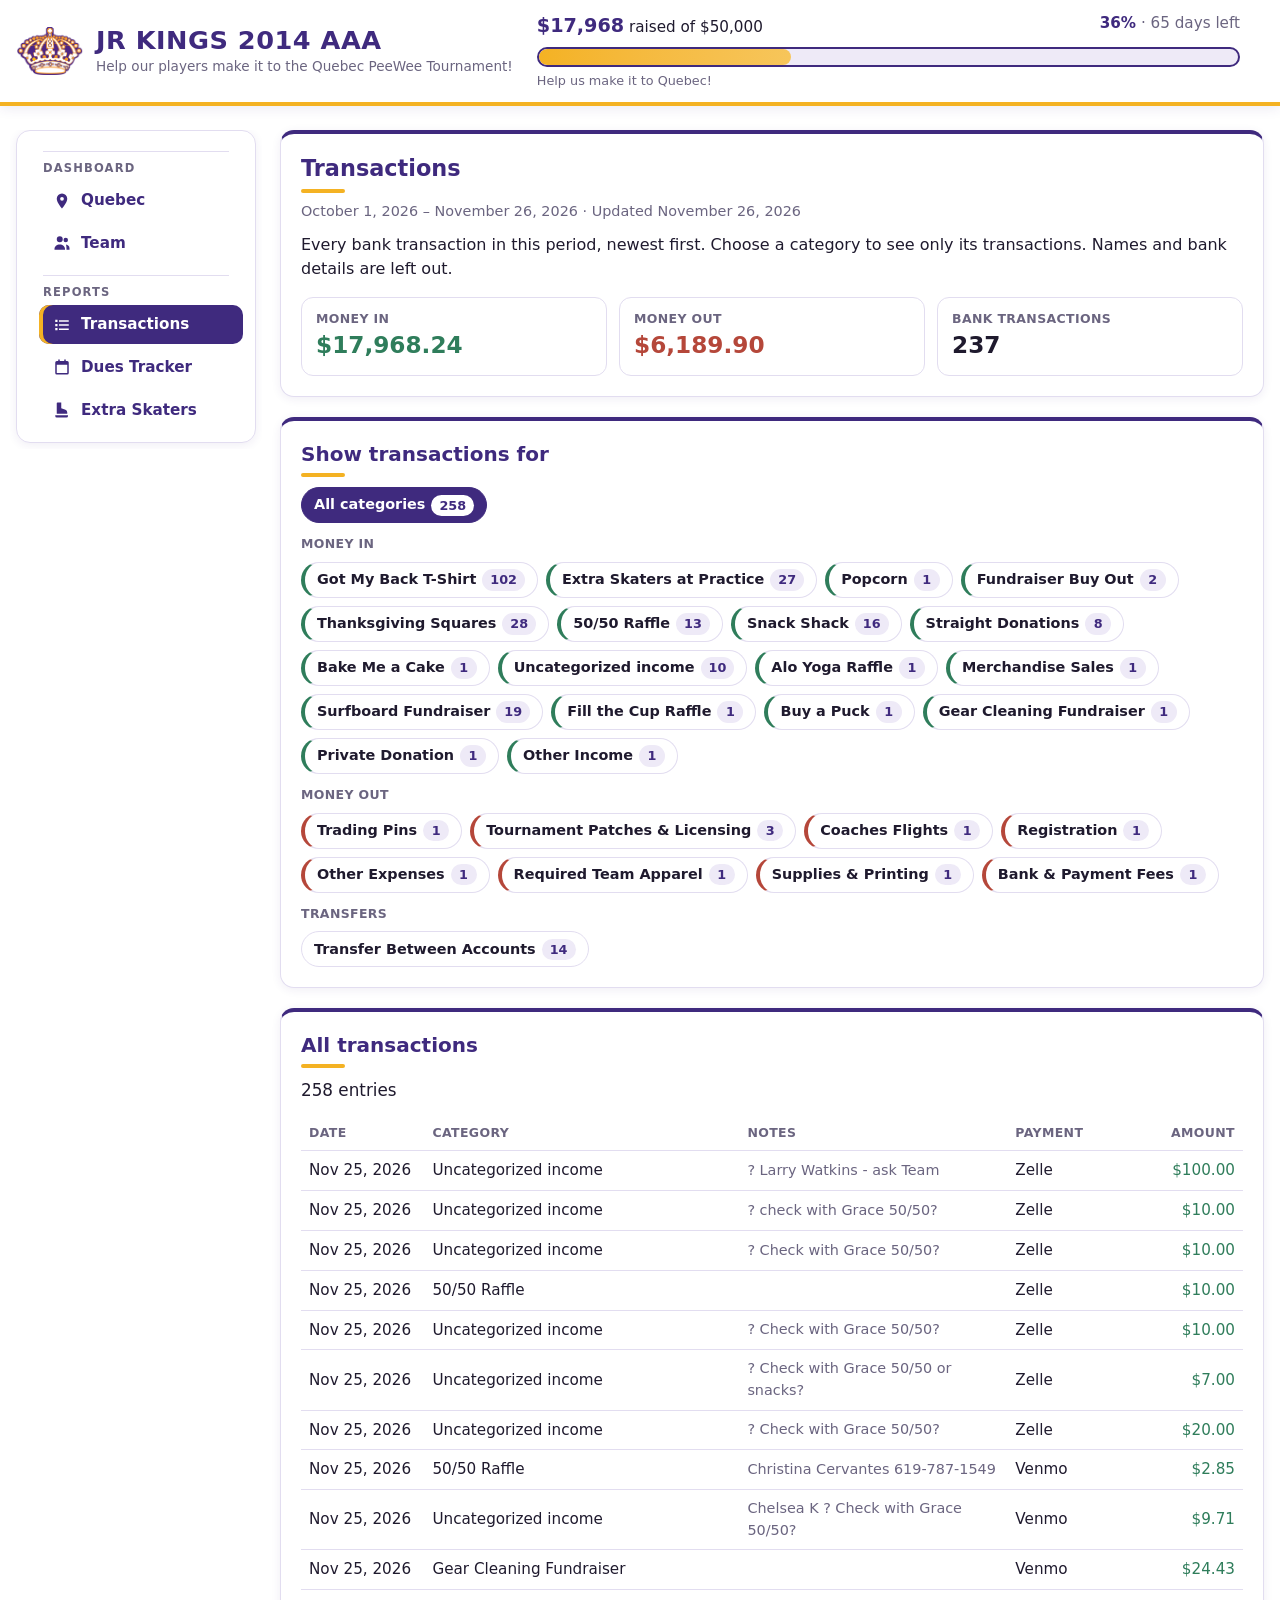
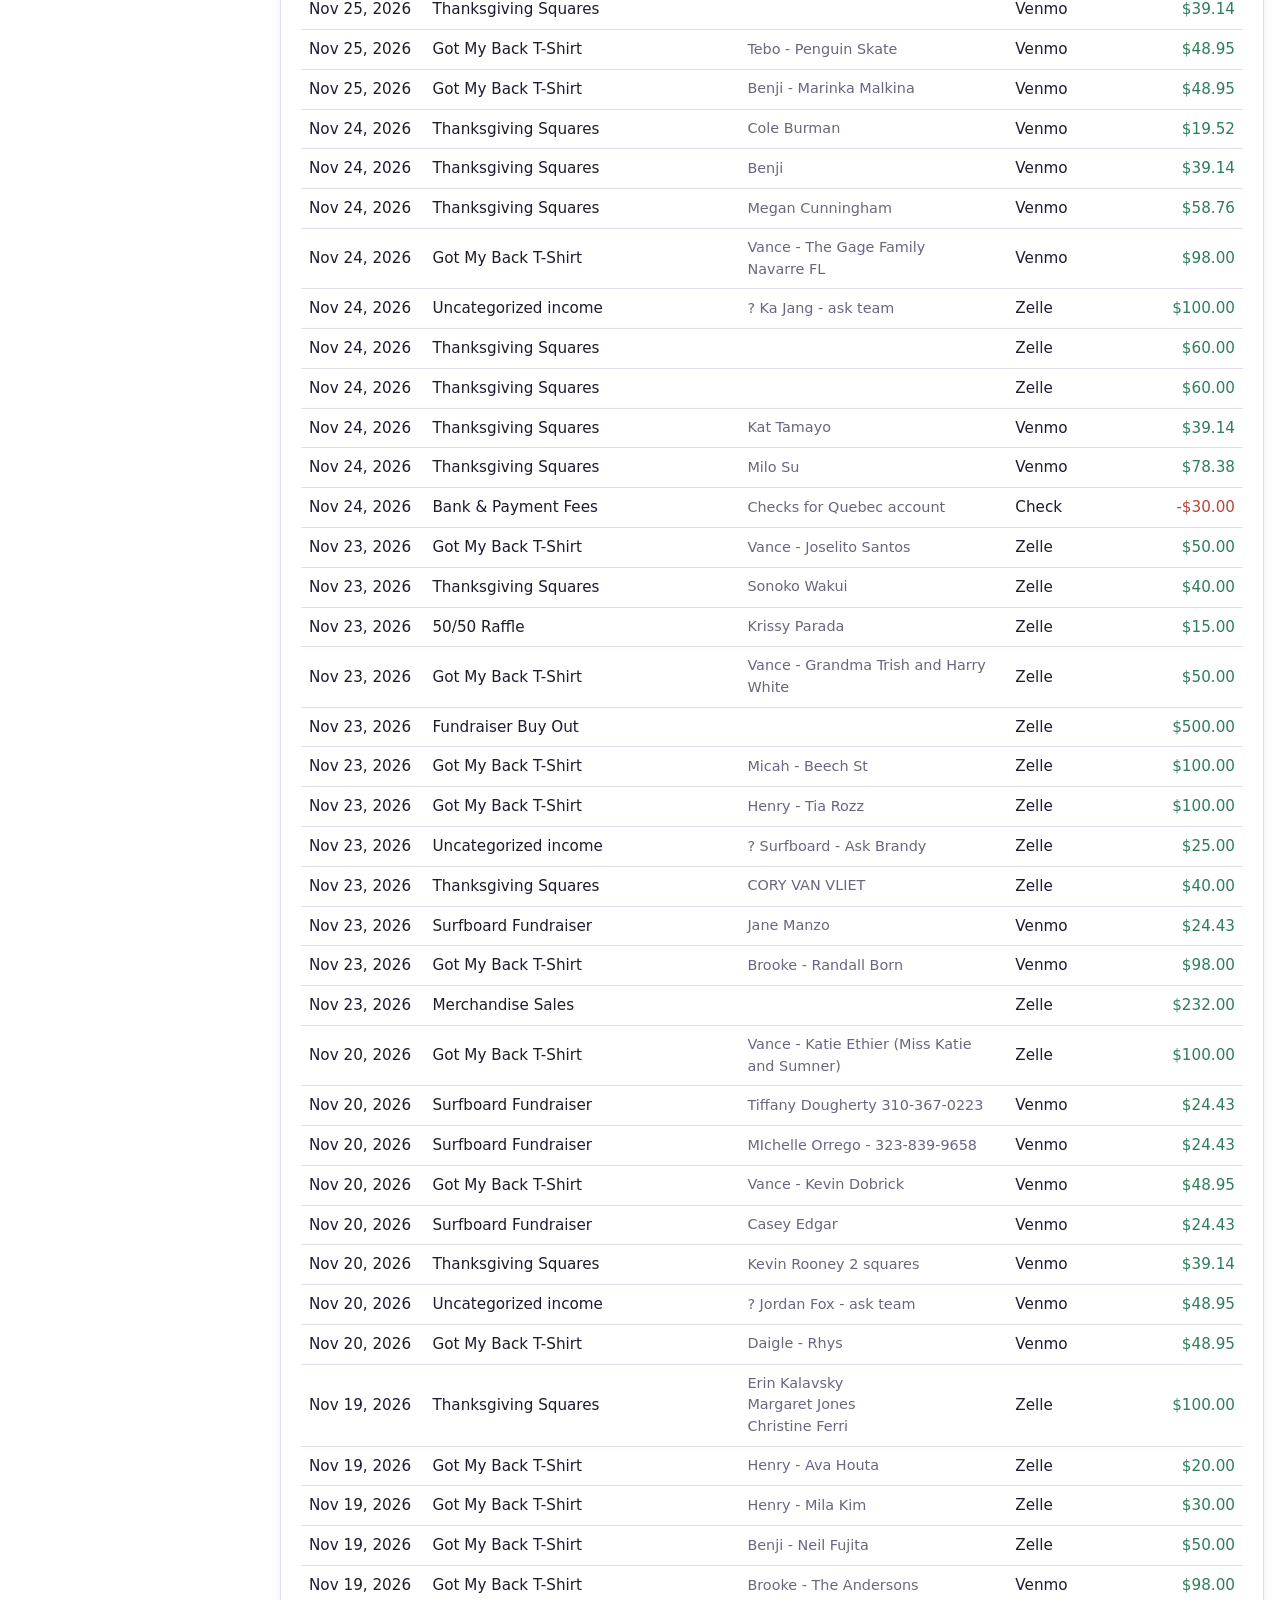
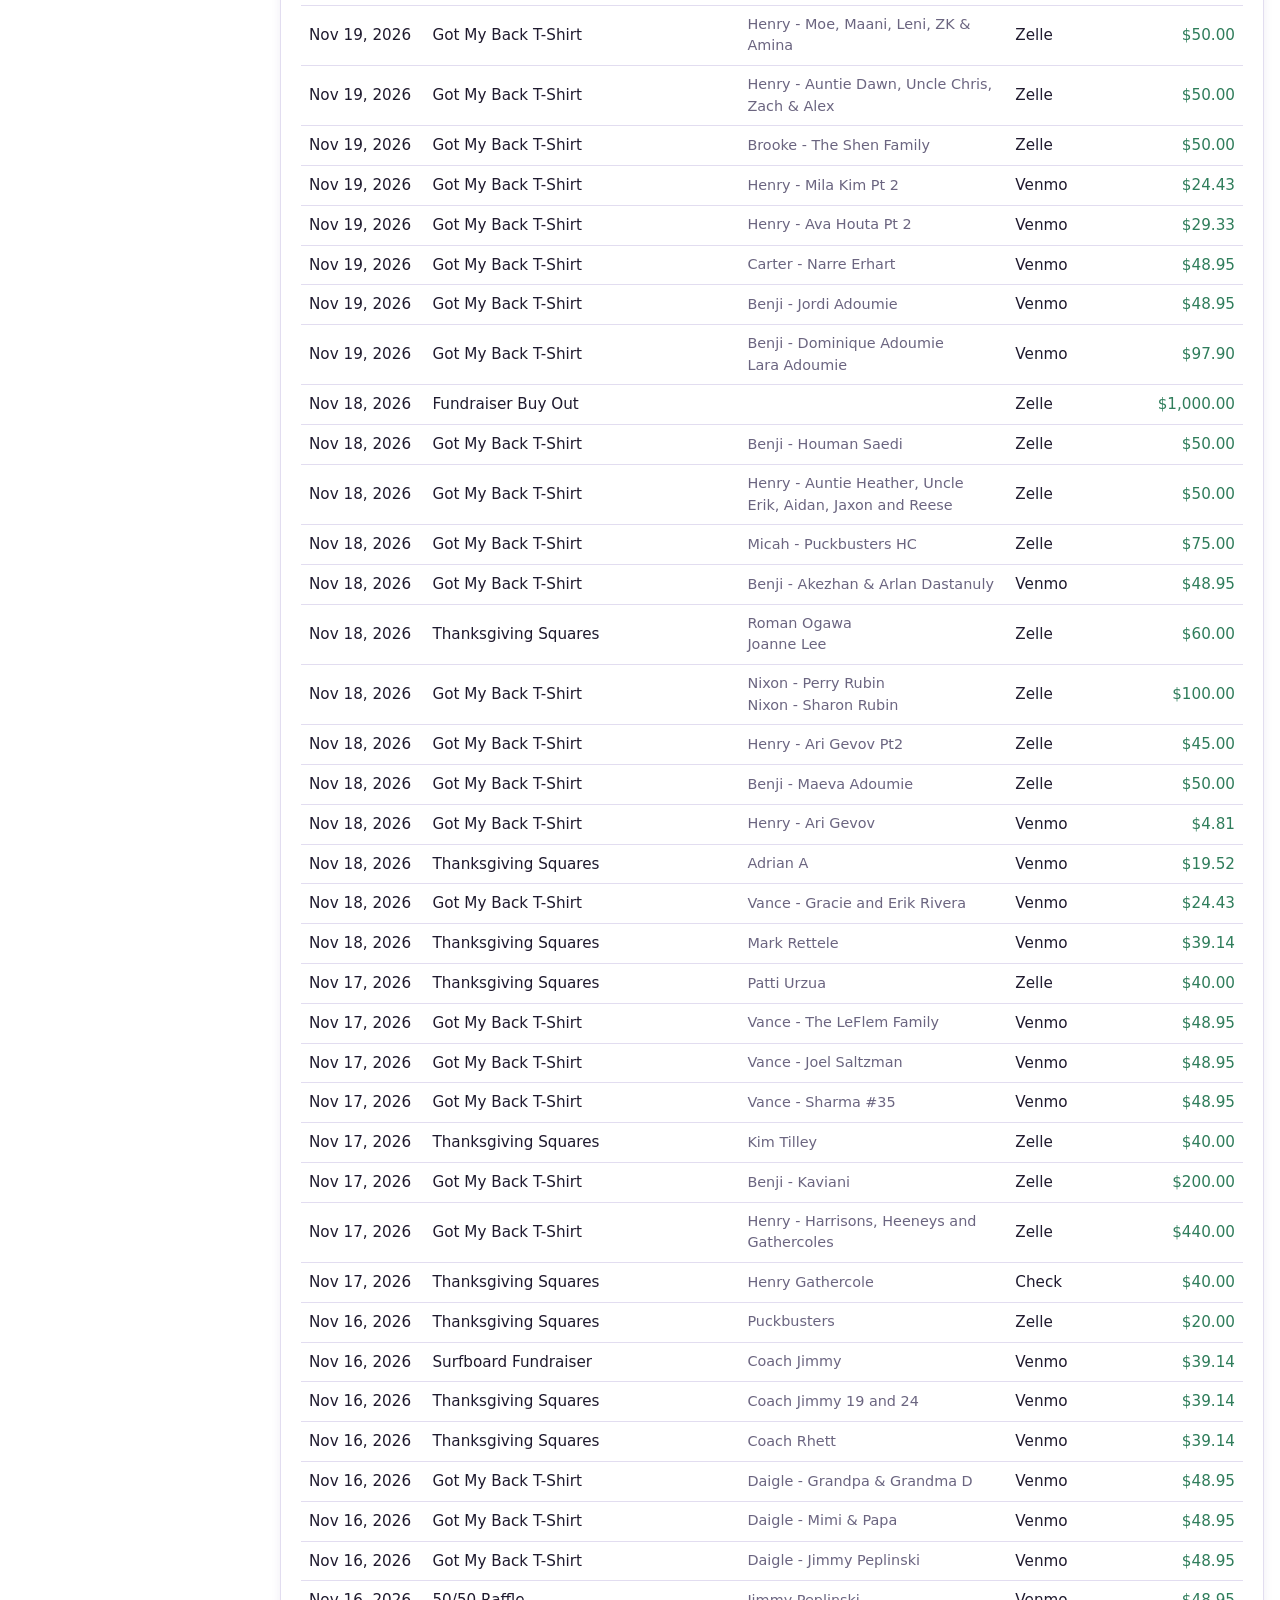
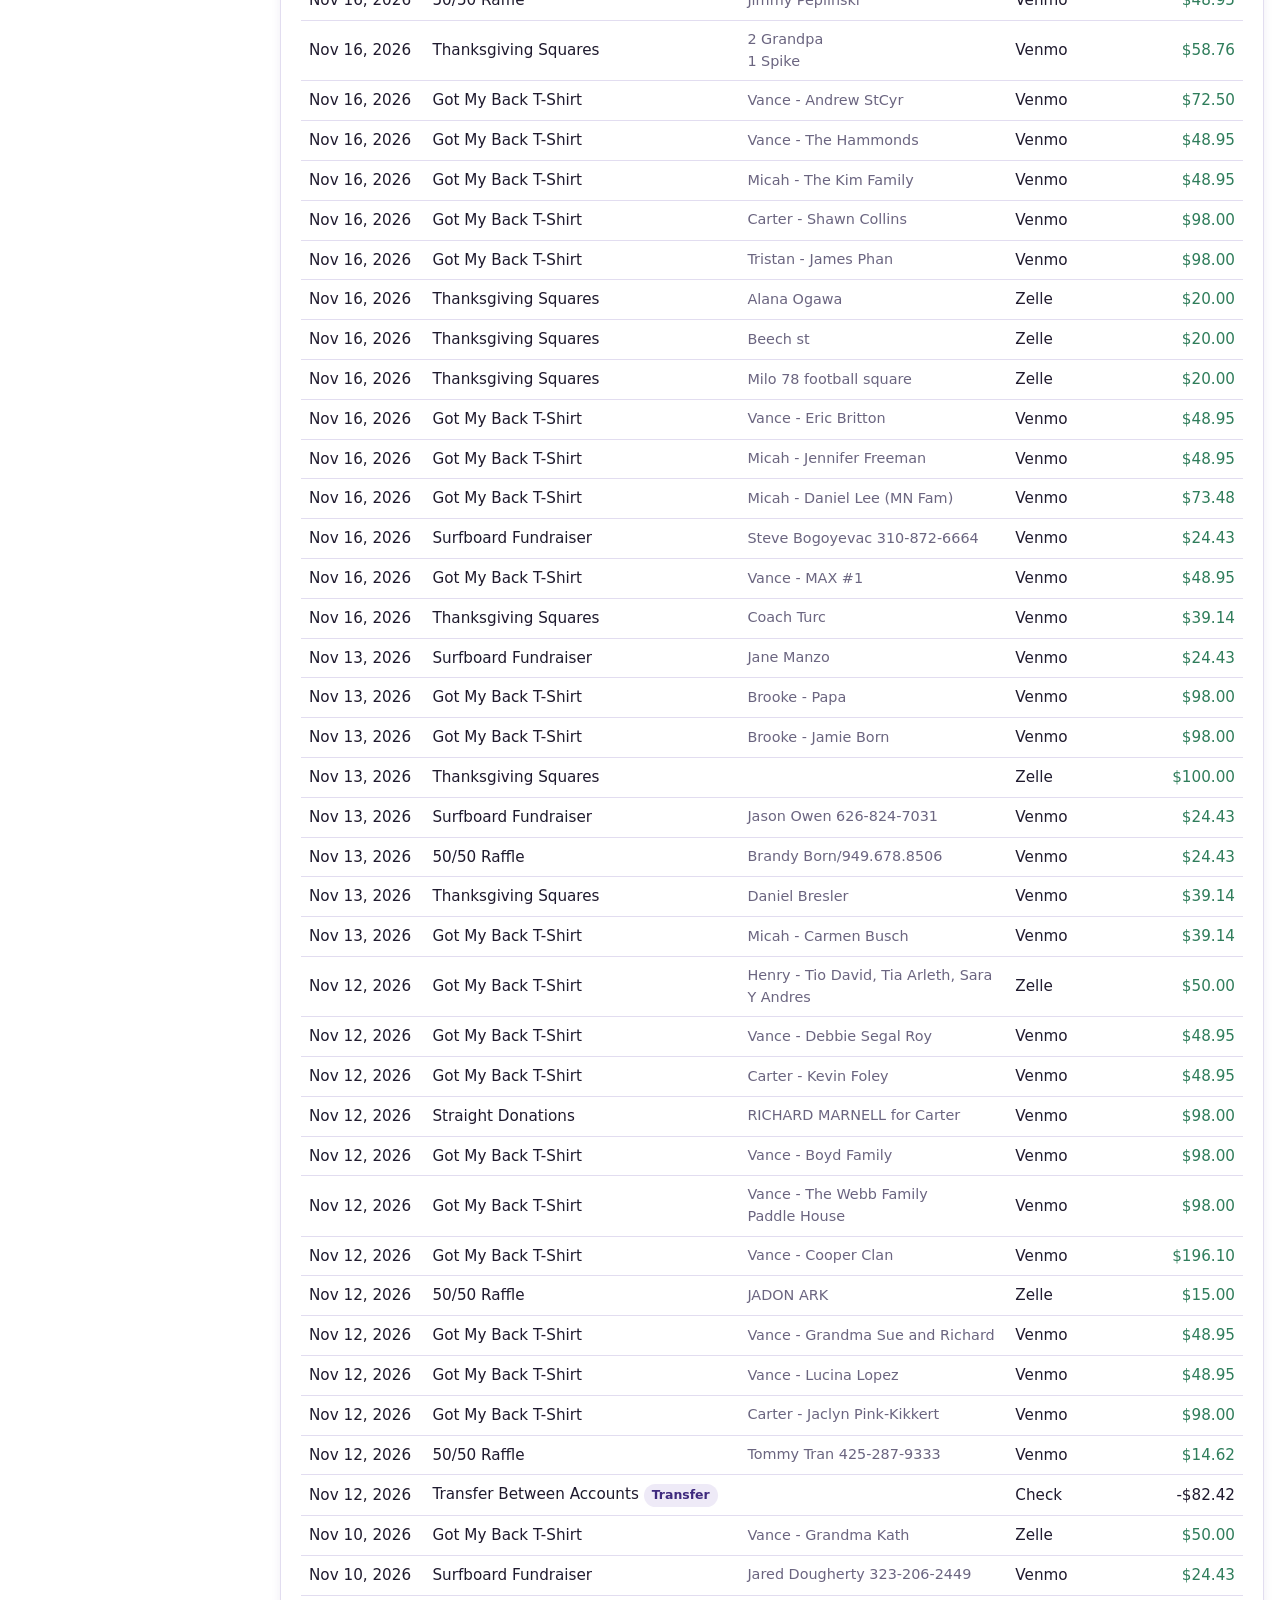
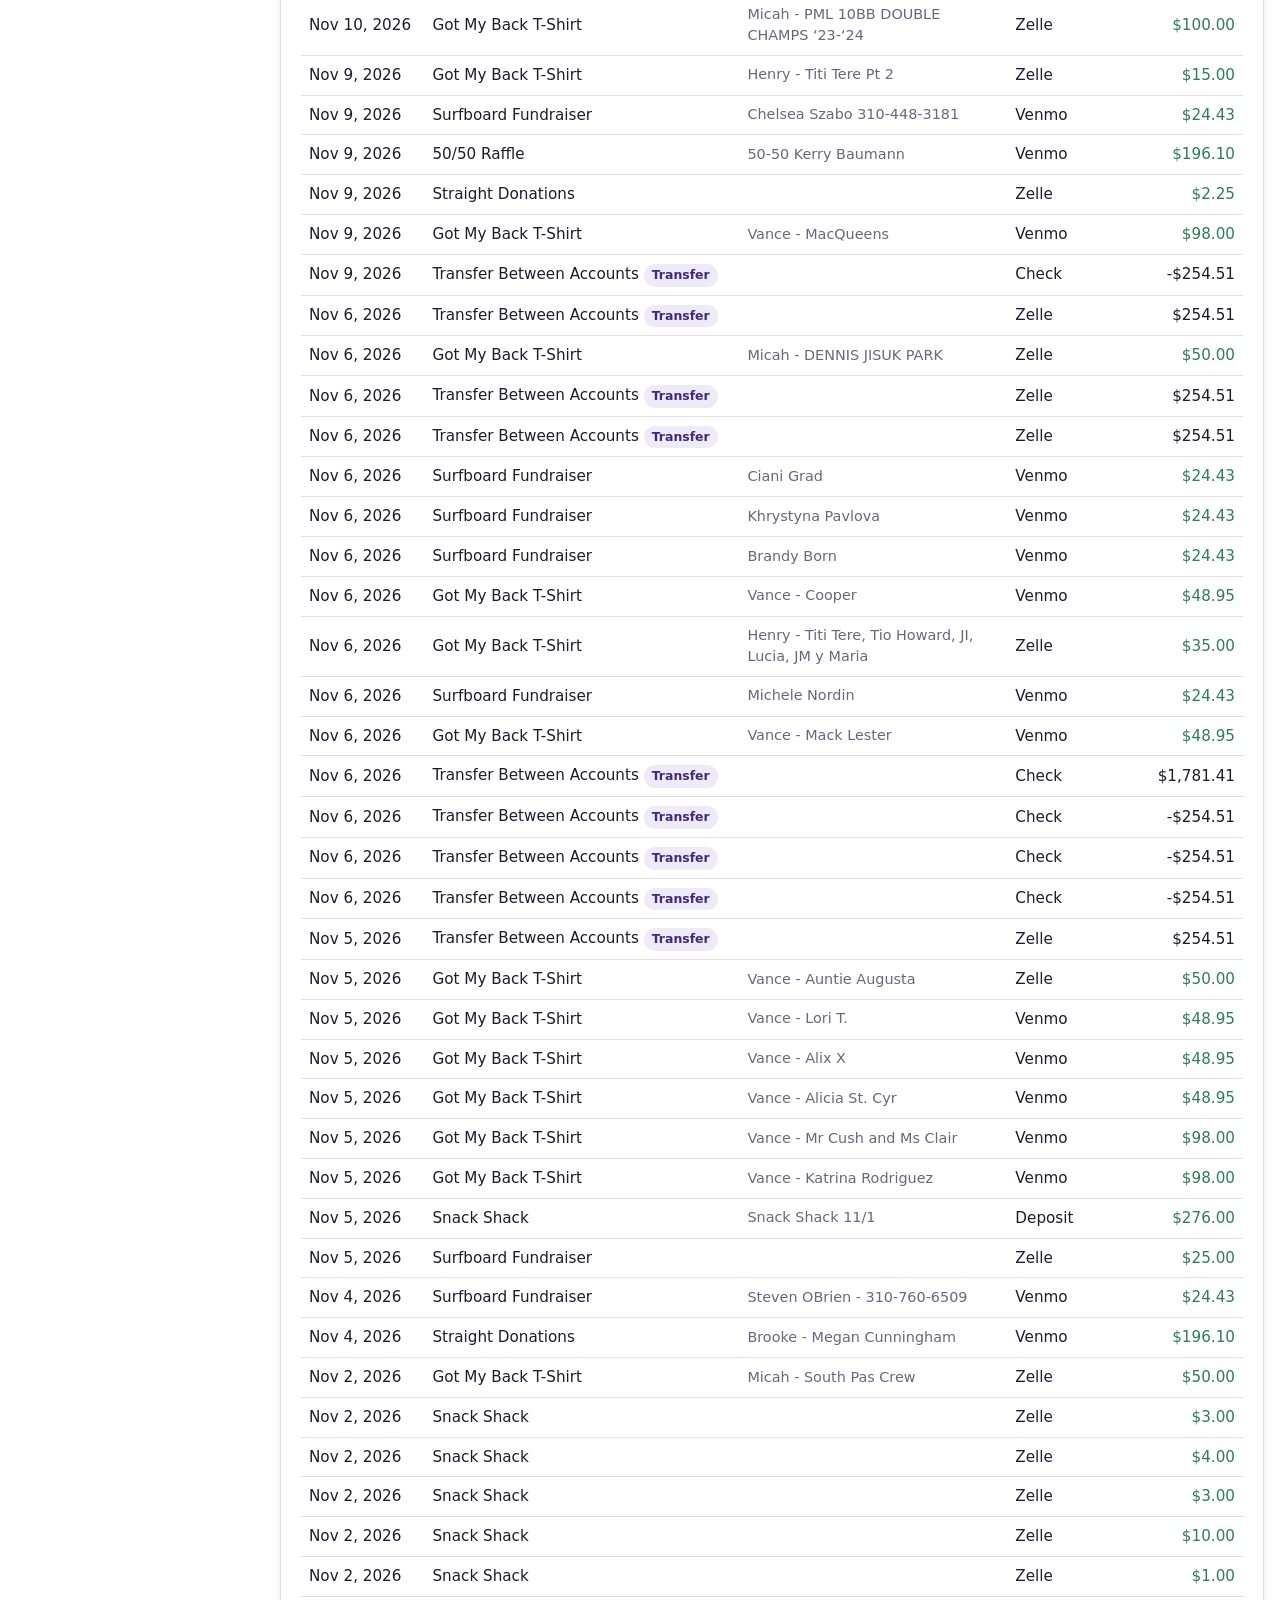
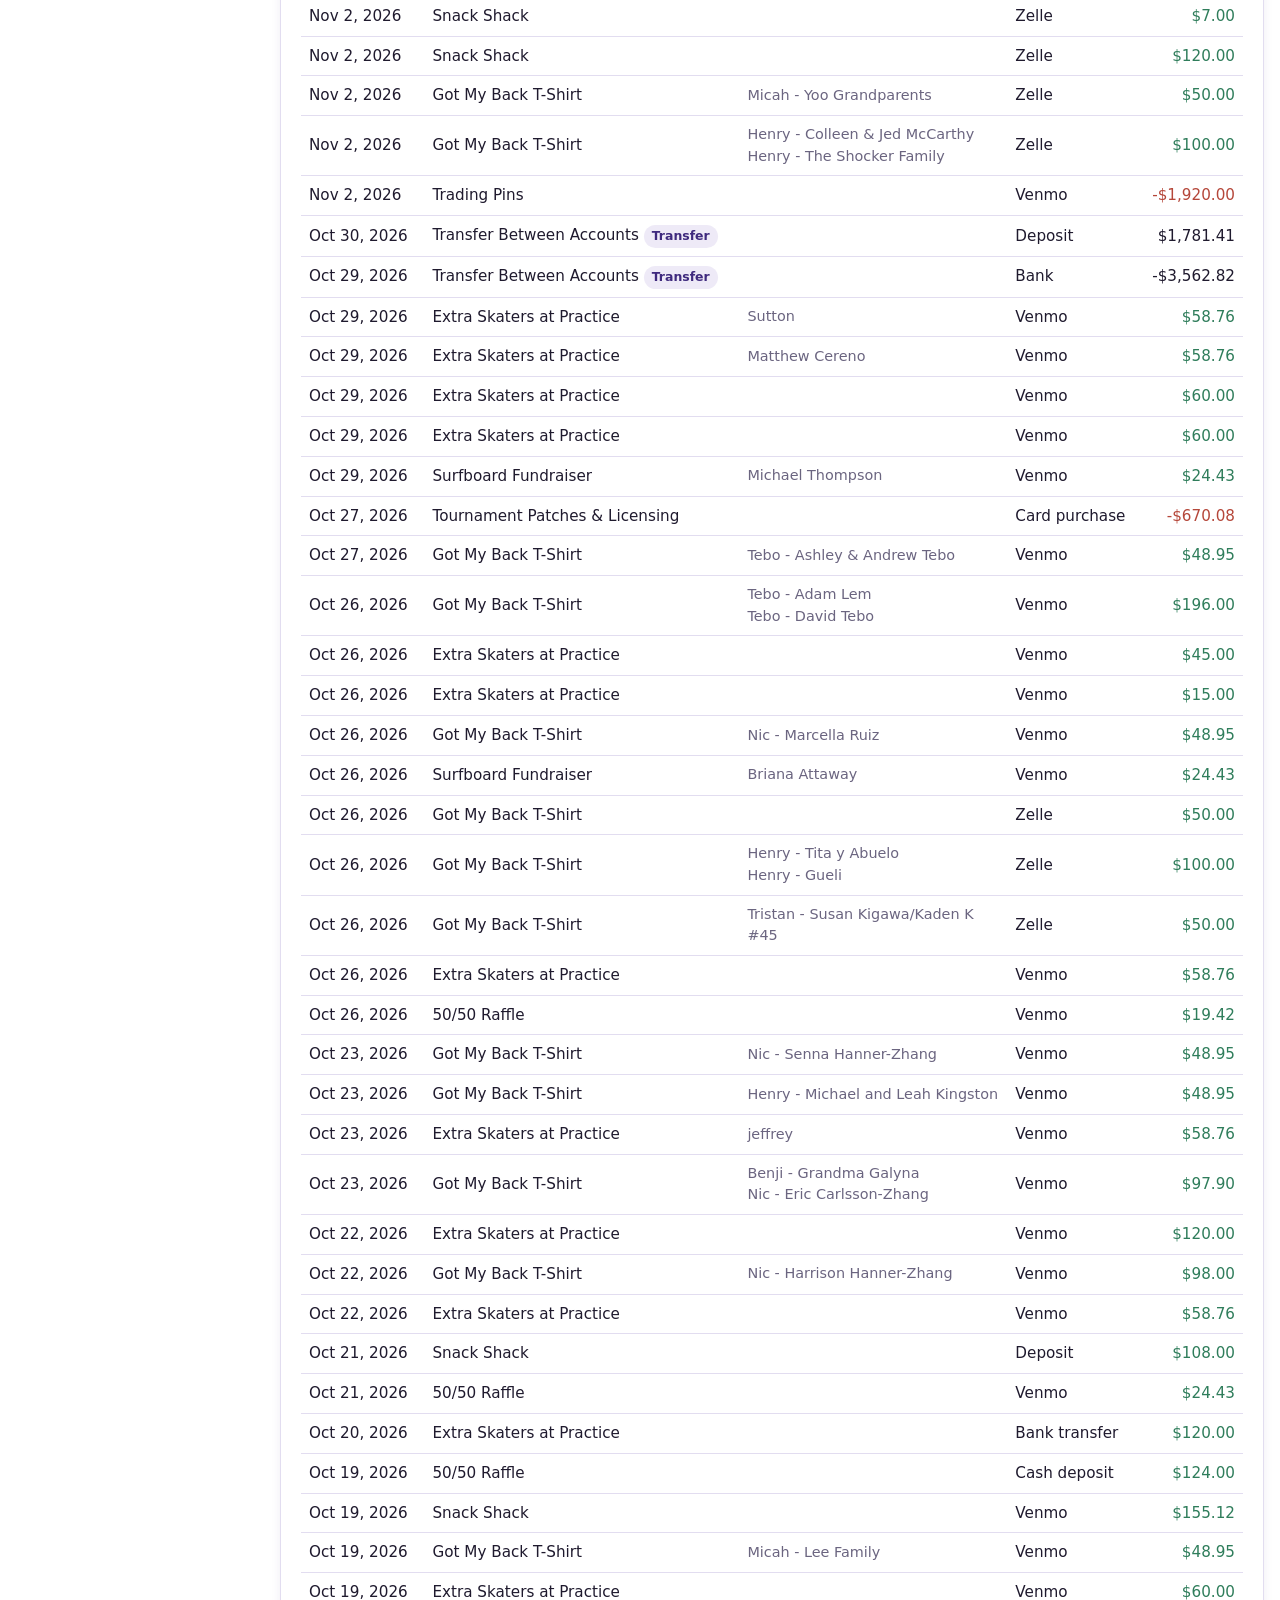
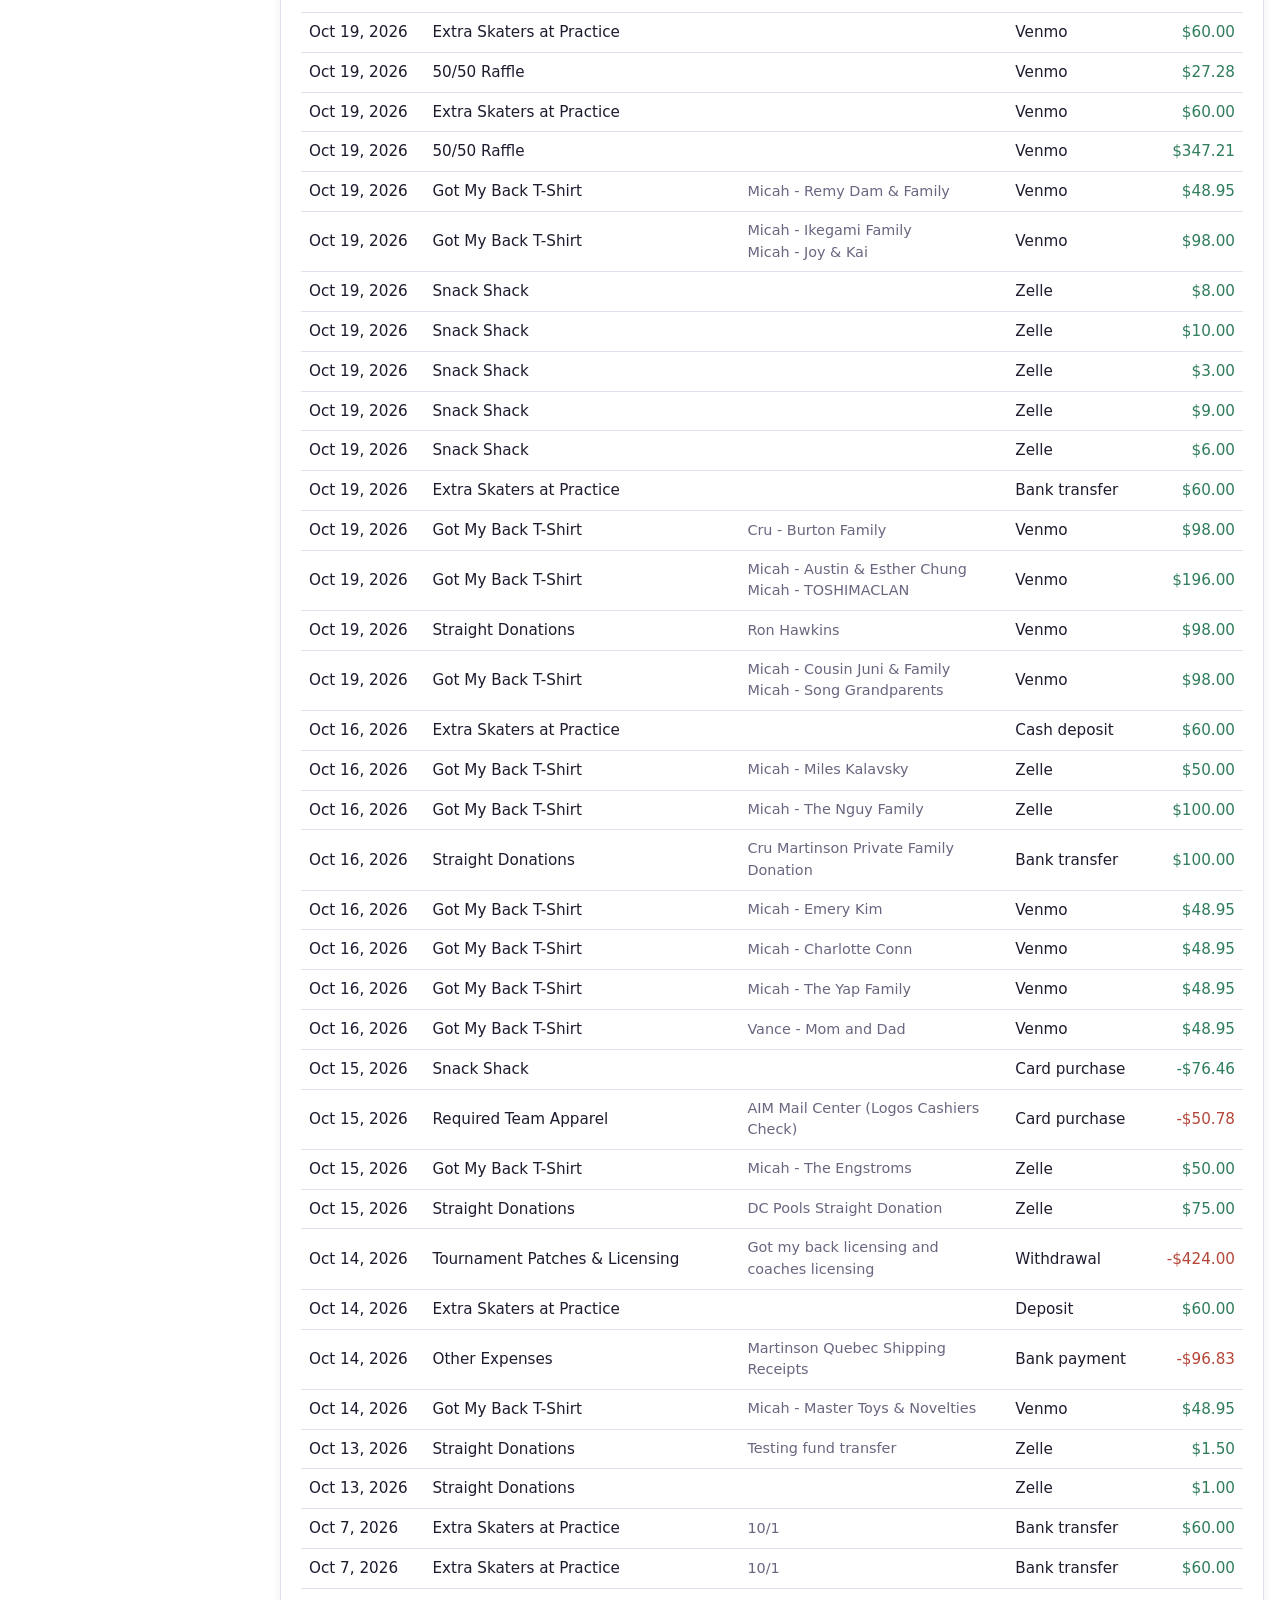
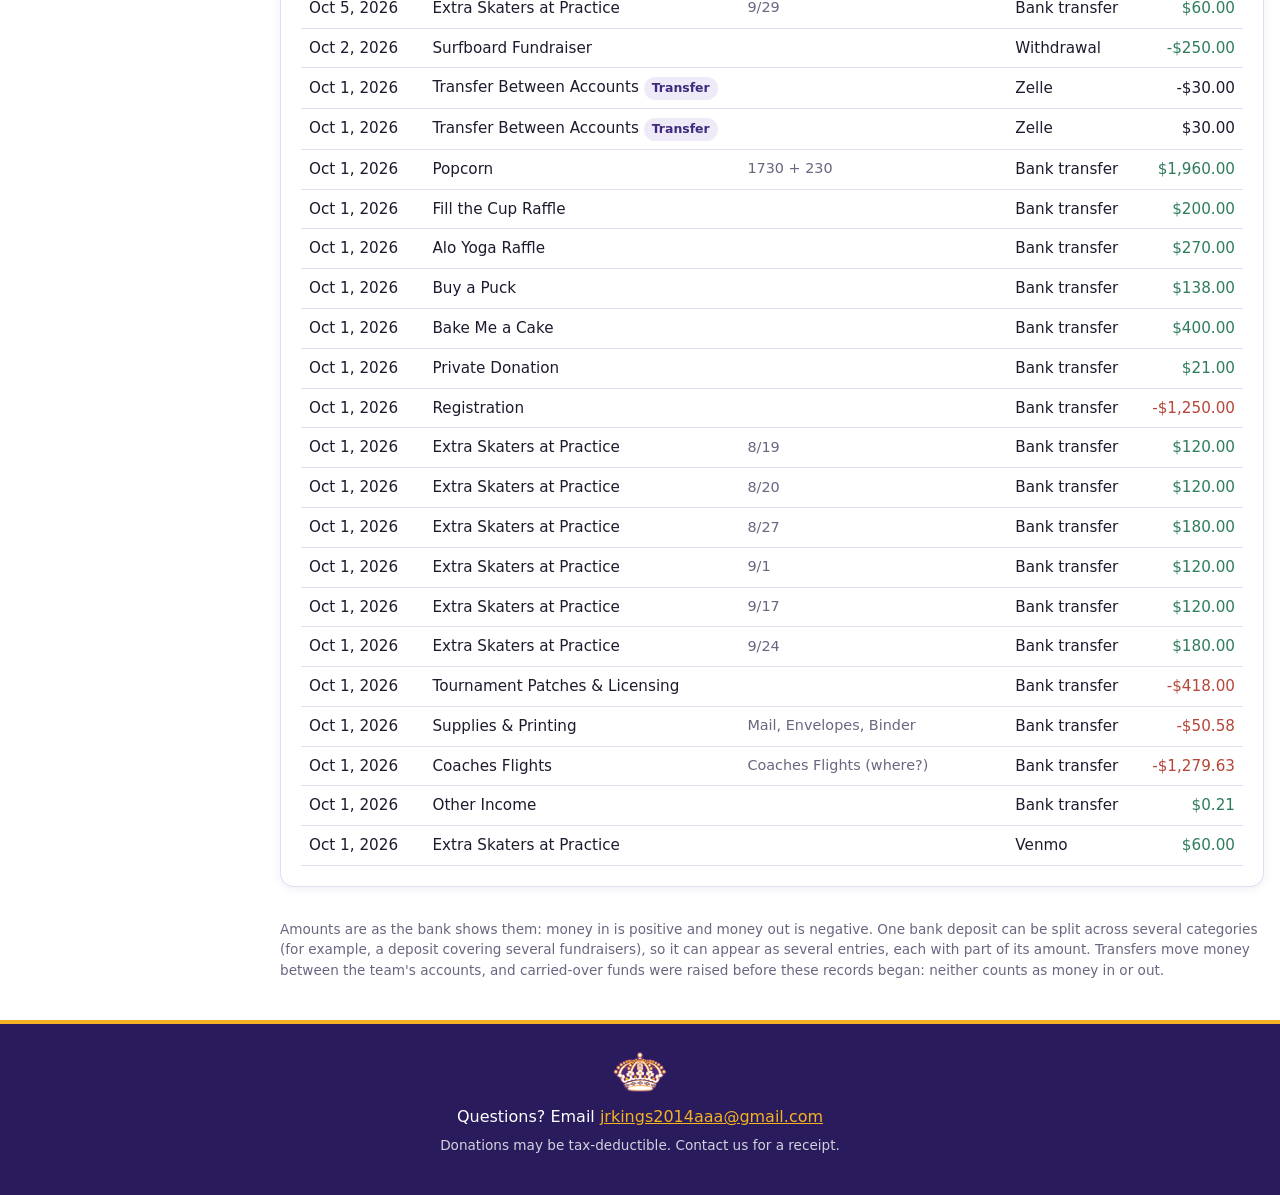
<file: transactions/index.html>
<!doctype html>
<html lang="en">
<head>
  <meta charset="utf-8">
  <meta name="viewport" content="width=device-width, initial-scale=1">
  <!-- Exported from the Jr Kings 2014 AAA finances app on Nov 26, 2026 7:40 PM.
       Don't edit this file: use "Export HTML" in the finances app again to update it. -->
  
  <base href="../">
  
  <meta name="robots" content="noindex, nofollow">
  <title>Transactions</title>
  <link rel="icon" href="Images/logo.png">
  <link rel="stylesheet" href="theme.css?v=6">
  <link rel="stylesheet" href="styles.css?v=30">
  <style>
    /* Report pages: colors come from the website's theme.css. */
    .rpt { --rpt-pos: #2f7d5b; --rpt-neg: #b5473a; display: flex; flex-direction: column; gap: 20px; }
    .rpt .card h1 { margin-bottom: 8px; }
    .rpt-title-row { display: flex; flex-wrap: wrap; align-items: center; justify-content: space-between; gap: 8px 16px; }
    .rpt-title-row h1 { margin: 0; }
    .rpt-meta { margin: 0; color: var(--muted); font-size: 0.9rem; }
    .rpt-intro { margin: 10px 0 0; }
    .rpt-stats { display: grid; gap: 12px; grid-template-columns: repeat(auto-fit, minmax(150px, 1fr)); margin-top: 16px; }
    .rpt-stat { border: 1px solid var(--border); border-radius: 12px; padding: 12px 14px; background: var(--surface); }
    .rpt-stat .label { color: var(--muted); font-size: 0.78rem; font-weight: 700; text-transform: uppercase; letter-spacing: 0.03em; }
    .rpt-stat .value { font-size: 1.45rem; font-weight: 800; color: var(--text); font-variant-numeric: tabular-nums; }
    .rpt-stat .sub { color: var(--muted); font-size: 0.85rem; }
    .rpt .pos { color: var(--rpt-pos); }
    .rpt .neg { color: var(--rpt-neg); }
    .rpt-grid { display: grid; gap: 20px; grid-template-columns: repeat(auto-fit, minmax(300px, 1fr)); }
    .rpt-scroll { overflow-x: auto; }
    .rpt table { width: 100%; border-collapse: collapse; font-size: 0.95rem; }
    .rpt th, .rpt td { text-align: left; padding: 8px; border-bottom: 1px solid var(--border); vertical-align: middle; }
    .rpt th { color: var(--muted); font-size: 0.78rem; font-weight: 700; text-transform: uppercase; letter-spacing: 0.03em; }
    .rpt .num { text-align: right; font-variant-numeric: tabular-nums; white-space: nowrap; }
    .rpt .nowrap { white-space: nowrap; }
    .rpt tr.total td { font-weight: 800; border-top: 2px solid var(--text); border-bottom: 0; }
    .rpt .small { font-size: 0.85rem; }
    .rpt-muted { color: var(--muted); }
    .rpt-note-cell { color: var(--muted); font-size: 0.9rem; max-width: 28ch; overflow-wrap: anywhere; }
    .rpt-status { display: inline-block; margin-left: 4px; padding: 0 8px; border: 1px solid var(--border); border-radius: 999px;
      font-size: 0.72rem; font-weight: 700; color: var(--muted); white-space: nowrap; vertical-align: 1px; }
    .rpt-status-fully_paid { color: var(--rpt-pos); border-color: currentColor; }
    .rpt-status-quoted { color: var(--primary); border-color: currentColor; }
    .rpt-status-optional { border-style: dashed; }
    .rpt-priority { display: inline-block; padding: 0 8px; border: 1px solid var(--primary); border-radius: 999px;
      font-size: 0.72rem; font-weight: 700; white-space: nowrap; }
    .rpt-priority-mandatory { background: var(--primary); color: var(--on-primary); }
    .rpt-priority-nice_to_have { background: var(--primary-tint); color: var(--primary); }
    .rpt tr.rpt-subtotal td { font-weight: 700; color: var(--muted); border-bottom: 0; }
    .rpt tr.rpt-subtotal:first-child td { border-top: 2px solid var(--border); }
    .rpt-bar-cell { width: 38%; }
    .rpt-bar-track { display: flex; height: 10px; background: var(--primary-tint); border-radius: 5px; overflow: hidden; min-width: 60px; }
    .rpt-bar { height: 100%; }
    .rpt-bar.income { background: var(--rpt-pos); }
    .rpt-bar.expense, .rpt-bar.over { background: var(--rpt-neg); }
    .rpt-bar.spent { background: var(--primary); }
    .rpt-bar.planned { opacity: 0.35; background-image: repeating-linear-gradient(45deg, transparent 0 3px, rgba(255, 255, 255, 0.7) 3px 5px); }
    .rpt-goal-head { display: flex; justify-content: space-between; align-items: baseline; flex-wrap: wrap; gap: 4px 16px; margin-bottom: 10px; }
    .rpt-goal-raised { font-size: 1.05rem; font-variant-numeric: tabular-nums; }
    .rpt-goal-raised strong { font-size: 1.7rem; font-weight: 800; color: var(--primary); margin-right: 2px; }
    .rpt-goal-pct { font-size: 1.05rem; color: var(--muted); }
    .rpt-goal-pct strong { color: var(--primary); }
    .rpt-goal-bar { height: 22px; border: 2px solid var(--primary); border-radius: 999px; background: var(--primary-tint); overflow: hidden; }
    .rpt-goal-fill { height: 100%; min-width: 18px; border-radius: 999px; background: var(--accent); }
    .rpt-chart { display: block; width: 100%; height: auto; }
    .rpt-chip { display: inline-block; font-size: 0.78rem; font-weight: 700; padding: 2px 8px; border-radius: 999px; white-space: nowrap; }
    .rpt-chip.pos { background: #e7f4ec; color: #1f5e42; }
    .rpt-chip.warn { background: #fff6e0; color: #7a4f00; }
    .rpt-chip.neg { background: #fbe9e7; color: #9a3328; }
    .rpt-note { margin: 12px 0 0; color: var(--muted); font-size: 0.85rem; }
    .rpt-legend { display: flex; flex-wrap: wrap; gap: 4px 14px; margin: 0 0 10px; color: var(--muted); font-size: 0.85rem; }
    .rpt-key { display: inline-block; width: 12px; height: 10px; border-radius: 2px; margin-right: 5px; vertical-align: -1px; }
    .rpt [hidden] { display: none !important; }
    /* Finances page: one collapsible row per category, opening to its transactions */
    .rpt-group-total { margin: -6px 0 12px; font-size: 1.05rem; }
    .rpt-grid-note { margin-top: -8px; }
    .rpt-cat { border: 1px solid var(--border); border-radius: 10px; margin-bottom: 8px; background: var(--surface); }
    .rpt-cat summary {
      display: flex; align-items: center; gap: 10px; padding: 10px 12px;
      cursor: pointer; list-style: none; font-weight: 700;
    }
    .rpt-cat summary::-webkit-details-marker { display: none; }
    .rpt-cat summary::before { content: "▸"; color: var(--primary); transition: transform 0.15s; }
    .rpt-cat[open] summary::before { transform: rotate(90deg); }
    .rpt-cat summary:focus-visible { outline: 3px solid var(--primary); outline-offset: 2px; border-radius: 10px; }
    .rpt-cat-name { flex: 1; min-width: 0; }
    .rpt-cat-bar { flex: 0 0 34%; }
    .rpt-cat-total { font-variant-numeric: tabular-nums; white-space: nowrap; text-align: right; }
    .rpt-cat-total .small { display: block; font-weight: 400; }
    .rpt-cat table { margin: 0 0 6px; }
    .rpt-cat th:first-child, .rpt-cat td:first-child { padding-left: 34px; }
    .rpt-cat-link { margin: 0; padding: 4px 12px 10px 34px; font-size: 0.85rem; }
    .rpt-cats-total { display: flex; justify-content: space-between; padding: 10px 12px 0 34px;
      border-top: 2px solid var(--text); margin-top: 4px; font-weight: 800; }
    .rpt-cat-count {
      min-width: 26px; padding: 1px 8px; border-radius: 999px; text-align: center;
      background: var(--primary-tint); color: var(--primary); font-size: 0.8rem;
    }
    /* Transactions page: category buttons over one list, newest first */
    .rpt-filters h2 { margin-bottom: 10px; }
    .rpt-filter-row { display: flex; flex-wrap: wrap; align-items: center; gap: 8px; margin-top: 8px; }
    .rpt-filter-kind { flex-basis: 100%; color: var(--muted); font-size: 0.78rem; font-weight: 700;
      text-transform: uppercase; letter-spacing: 0.03em; margin-top: 4px; }
    .rpt-filter {
      display: inline-flex; align-items: center; gap: 6px; padding: 6px 12px; min-height: 36px;
      border: 1px solid var(--border); border-radius: 999px; background: var(--surface); color: var(--text);
      font: inherit; font-size: 0.9rem; font-weight: 600; cursor: pointer;
    }
    .rpt-filter:hover { border-color: var(--primary); }
    .rpt-filter:focus-visible { outline: 3px solid var(--primary); outline-offset: 2px; }
    .rpt-filter-in { border-left: 4px solid var(--rpt-pos); }
    .rpt-filter-out { border-left: 4px solid var(--rpt-neg); }
    .rpt-filter[aria-pressed="true"] { background: var(--primary); border-color: var(--primary); color: var(--on-primary); }
    .rpt-filter[aria-pressed="true"] .rpt-cat-count { background: var(--on-primary); color: var(--primary); }
    .rpt-txns .rpt-chip { background: var(--primary-tint); color: var(--primary); }
    /* Finances pages: period buttons over the category lists */
    .rpt-period { display: flex; flex-wrap: wrap; align-items: center; gap: 8px; }
    .rpt-period[hidden] { display: none; }
    .rpt-period-label { color: var(--muted); font-size: 0.78rem; font-weight: 700; text-transform: uppercase; letter-spacing: 0.03em; }
    .rpt-period-note { flex-basis: 100%; margin: 0; }
    .rpt-period-note:empty { display: none; }
    @media (max-width: 600px) { .rpt .hide-sm { display: none; } }
  </style>
</head>
<body data-page="transactions" data-nav="reportNav" data-no-donate data-no-social>
  <!-- Header, sidebar, and footer are filled in by the website's app.js, like every other page. -->
  <header id="site-header" class="site-header"></header>

  <div class="layout">
    <div class="left-col">
      <nav id="sidebar" class="sidebar" aria-label="Site navigation"></nav>
    </div>

    <main class="content">
      <div id="error" class="error" hidden></div>
      <div class="rpt">

<section class="card" aria-labelledby="rpt-title">
  <h1 id="rpt-title">Transactions</h1>
  <p class="rpt-meta">October 1, 2026 – November 26, 2026 · Updated November 26, 2026</p>
  <p class="rpt-intro">Every bank transaction in this period, newest first. Choose a category to see only its transactions.
    Names and bank details are left out.</p>
  <div class="rpt-stats">
    <div class="rpt-stat"><div class="label">Money in</div><div class="value pos">$17,968.24</div></div>
    <div class="rpt-stat"><div class="label">Money out</div><div class="value neg">$6,189.90</div></div>
    <div class="rpt-stat"><div class="label">Bank transactions</div><div class="value">237</div></div>
  </div>
</section>



<section class="card rpt-filters" aria-labelledby="rpt-filter-title" hidden>
  <h2 id="rpt-filter-title">Show transactions for</h2>
  <div class="rpt-filter-row">
    <button type="button" class="rpt-filter" data-cat="" aria-pressed="true">All categories <span class="rpt-cat-count">258</span></button>
  </div>
  
  <div class="rpt-filter-row" role="group" aria-label="Money in">
    <span class="rpt-filter-kind">Money in</span>
    
    <button type="button" class="rpt-filter rpt-filter-in" data-cat="in-got-my-back-t-shirt" aria-pressed="false"
            data-name="Got My Back T-Shirt" data-total="$7,188.12">Got My Back T-Shirt <span class="rpt-cat-count">102</span></button>
    
    <button type="button" class="rpt-filter rpt-filter-in" data-cat="in-extra-skaters-at-practice" aria-pressed="false"
            data-name="Extra Skaters at Practice" data-total="$2,153.80">Extra Skaters at Practice <span class="rpt-cat-count">27</span></button>
    
    <button type="button" class="rpt-filter rpt-filter-in" data-cat="in-popcorn" aria-pressed="false"
            data-name="Popcorn" data-total="$1,960.00">Popcorn <span class="rpt-cat-count">1</span></button>
    
    <button type="button" class="rpt-filter rpt-filter-in" data-cat="in-fundraiser-buy-out" aria-pressed="false"
            data-name="Fundraiser Buy Out" data-total="$1,500.00">Fundraiser Buy Out <span class="rpt-cat-count">2</span></button>
    
    <button type="button" class="rpt-filter rpt-filter-in" data-cat="in-thanksgiving-squares" aria-pressed="false"
            data-name="Thanksgiving Squares" data-total="$1,247.20">Thanksgiving Squares <span class="rpt-cat-count">28</span></button>
    
    <button type="button" class="rpt-filter rpt-filter-in" data-cat="in-5050-raffle" aria-pressed="false"
            data-name="50/50 Raffle" data-total="$869.29">50/50 Raffle <span class="rpt-cat-count">13</span></button>
    
    <button type="button" class="rpt-filter rpt-filter-in" data-cat="in-snack-shack" aria-pressed="false"
            data-name="Snack Shack" data-total="$646.66">Snack Shack <span class="rpt-cat-count">16</span></button>
    
    <button type="button" class="rpt-filter rpt-filter-in" data-cat="in-straight-donations" aria-pressed="false"
            data-name="Straight Donations" data-total="$571.85">Straight Donations <span class="rpt-cat-count">8</span></button>
    
    <button type="button" class="rpt-filter rpt-filter-in" data-cat="in-bake-me-a-cake" aria-pressed="false"
            data-name="Bake Me a Cake" data-total="$400.00">Bake Me a Cake <span class="rpt-cat-count">1</span></button>
    
    <button type="button" class="rpt-filter rpt-filter-in" data-cat="in-uncategorized-income" aria-pressed="false"
            data-name="Uncategorized income" data-total="$340.66">Uncategorized income <span class="rpt-cat-count">10</span></button>
    
    <button type="button" class="rpt-filter rpt-filter-in" data-cat="in-alo-yoga-raffle" aria-pressed="false"
            data-name="Alo Yoga Raffle" data-total="$270.00">Alo Yoga Raffle <span class="rpt-cat-count">1</span></button>
    
    <button type="button" class="rpt-filter rpt-filter-in" data-cat="in-merchandise-sales" aria-pressed="false"
            data-name="Merchandise Sales" data-total="$232.00">Merchandise Sales <span class="rpt-cat-count">1</span></button>
    
    <button type="button" class="rpt-filter rpt-filter-in" data-cat="in-surfboard-fundraiser" aria-pressed="false"
            data-name="Surfboard Fundraiser" data-total="$205.02">Surfboard Fundraiser <span class="rpt-cat-count">19</span></button>
    
    <button type="button" class="rpt-filter rpt-filter-in" data-cat="in-fill-the-cup-raffle" aria-pressed="false"
            data-name="Fill the Cup Raffle" data-total="$200.00">Fill the Cup Raffle <span class="rpt-cat-count">1</span></button>
    
    <button type="button" class="rpt-filter rpt-filter-in" data-cat="in-buy-a-puck" aria-pressed="false"
            data-name="Buy a Puck" data-total="$138.00">Buy a Puck <span class="rpt-cat-count">1</span></button>
    
    <button type="button" class="rpt-filter rpt-filter-in" data-cat="in-gear-cleaning-fundraiser" aria-pressed="false"
            data-name="Gear Cleaning Fundraiser" data-total="$24.43">Gear Cleaning Fundraiser <span class="rpt-cat-count">1</span></button>
    
    <button type="button" class="rpt-filter rpt-filter-in" data-cat="in-private-donation" aria-pressed="false"
            data-name="Private Donation" data-total="$21.00">Private Donation <span class="rpt-cat-count">1</span></button>
    
    <button type="button" class="rpt-filter rpt-filter-in" data-cat="in-other-income" aria-pressed="false"
            data-name="Other Income" data-total="$0.21">Other Income <span class="rpt-cat-count">1</span></button>
    
  </div>
  
  <div class="rpt-filter-row" role="group" aria-label="Money out">
    <span class="rpt-filter-kind">Money out</span>
    
    <button type="button" class="rpt-filter rpt-filter-out" data-cat="out-trading-pins" aria-pressed="false"
            data-name="Trading Pins" data-total="$1,920.00">Trading Pins <span class="rpt-cat-count">1</span></button>
    
    <button type="button" class="rpt-filter rpt-filter-out" data-cat="out-tournament-patches-licensing" aria-pressed="false"
            data-name="Tournament Patches &amp; Licensing" data-total="$1,512.08">Tournament Patches &amp; Licensing <span class="rpt-cat-count">3</span></button>
    
    <button type="button" class="rpt-filter rpt-filter-out" data-cat="out-coaches-flights" aria-pressed="false"
            data-name="Coaches Flights" data-total="$1,279.63">Coaches Flights <span class="rpt-cat-count">1</span></button>
    
    <button type="button" class="rpt-filter rpt-filter-out" data-cat="out-registration" aria-pressed="false"
            data-name="Registration" data-total="$1,250.00">Registration <span class="rpt-cat-count">1</span></button>
    
    <button type="button" class="rpt-filter rpt-filter-out" data-cat="out-other-expenses" aria-pressed="false"
            data-name="Other Expenses" data-total="$96.83">Other Expenses <span class="rpt-cat-count">1</span></button>
    
    <button type="button" class="rpt-filter rpt-filter-out" data-cat="out-required-team-apparel" aria-pressed="false"
            data-name="Required Team Apparel" data-total="$50.78">Required Team Apparel <span class="rpt-cat-count">1</span></button>
    
    <button type="button" class="rpt-filter rpt-filter-out" data-cat="out-supplies-printing" aria-pressed="false"
            data-name="Supplies &amp; Printing" data-total="$50.58">Supplies &amp; Printing <span class="rpt-cat-count">1</span></button>
    
    <button type="button" class="rpt-filter rpt-filter-out" data-cat="out-bank-payment-fees" aria-pressed="false"
            data-name="Bank &amp; Payment Fees" data-total="$30.00">Bank &amp; Payment Fees <span class="rpt-cat-count">1</span></button>
    
  </div>
  
  <div class="rpt-filter-row" role="group" aria-label="Transfers">
    <span class="rpt-filter-kind">Transfers</span>
    
    <button type="button" class="rpt-filter rpt-filter-transfer" data-cat="transfer-transfer-between-accounts" aria-pressed="false"
            data-name="Transfer Between Accounts" data-total="-$82.42">Transfer Between Accounts <span class="rpt-cat-count">14</span></button>
    
  </div>
  
</section>


<section class="card" aria-labelledby="rpt-list-title">
  <h2 id="rpt-list-title">All transactions</h2>
  <p class="rpt-group-total" id="rpt-showing" aria-live="polite">258 entries</p>
  
  <div class="rpt-scroll">
  <table class="rpt-txns">
    <thead><tr><th>Date</th><th>Category</th><th>Notes</th><th class="hide-sm">Payment</th><th class="num">Amount</th></tr></thead>
    <tbody>
    
      <tr data-cat="in-uncategorized-income">
        <td class="nowrap">Nov 25, 2026</td>
        <td>Uncategorized income</td>
        <td class="rpt-note-cell">? Larry Watkins - ask Team</td>
        <td class="hide-sm">Zelle</td>
        <td class="num pos">$100.00</td>
      </tr>
    
      <tr data-cat="in-uncategorized-income">
        <td class="nowrap">Nov 25, 2026</td>
        <td>Uncategorized income</td>
        <td class="rpt-note-cell">? check with Grace 50/50?</td>
        <td class="hide-sm">Zelle</td>
        <td class="num pos">$10.00</td>
      </tr>
    
      <tr data-cat="in-uncategorized-income">
        <td class="nowrap">Nov 25, 2026</td>
        <td>Uncategorized income</td>
        <td class="rpt-note-cell">? Check with Grace 50/50?</td>
        <td class="hide-sm">Zelle</td>
        <td class="num pos">$10.00</td>
      </tr>
    
      <tr data-cat="in-5050-raffle">
        <td class="nowrap">Nov 25, 2026</td>
        <td>50/50 Raffle</td>
        <td class="rpt-note-cell"></td>
        <td class="hide-sm">Zelle</td>
        <td class="num pos">$10.00</td>
      </tr>
    
      <tr data-cat="in-uncategorized-income">
        <td class="nowrap">Nov 25, 2026</td>
        <td>Uncategorized income</td>
        <td class="rpt-note-cell">? Check with Grace 50/50?</td>
        <td class="hide-sm">Zelle</td>
        <td class="num pos">$10.00</td>
      </tr>
    
      <tr data-cat="in-uncategorized-income">
        <td class="nowrap">Nov 25, 2026</td>
        <td>Uncategorized income</td>
        <td class="rpt-note-cell">? Check with Grace 50/50 or snacks?</td>
        <td class="hide-sm">Zelle</td>
        <td class="num pos">$7.00</td>
      </tr>
    
      <tr data-cat="in-uncategorized-income">
        <td class="nowrap">Nov 25, 2026</td>
        <td>Uncategorized income</td>
        <td class="rpt-note-cell">? Check with Grace 50/50?</td>
        <td class="hide-sm">Zelle</td>
        <td class="num pos">$20.00</td>
      </tr>
    
      <tr data-cat="in-5050-raffle">
        <td class="nowrap">Nov 25, 2026</td>
        <td>50/50 Raffle</td>
        <td class="rpt-note-cell">Christina Cervantes 619-787-1549</td>
        <td class="hide-sm">Venmo</td>
        <td class="num pos">$2.85</td>
      </tr>
    
      <tr data-cat="in-uncategorized-income">
        <td class="nowrap">Nov 25, 2026</td>
        <td>Uncategorized income</td>
        <td class="rpt-note-cell">Chelsea K ? Check with Grace 50/50?</td>
        <td class="hide-sm">Venmo</td>
        <td class="num pos">$9.71</td>
      </tr>
    
      <tr data-cat="in-gear-cleaning-fundraiser">
        <td class="nowrap">Nov 25, 2026</td>
        <td>Gear Cleaning Fundraiser</td>
        <td class="rpt-note-cell"></td>
        <td class="hide-sm">Venmo</td>
        <td class="num pos">$24.43</td>
      </tr>
    
      <tr data-cat="in-thanksgiving-squares">
        <td class="nowrap">Nov 25, 2026</td>
        <td>Thanksgiving Squares</td>
        <td class="rpt-note-cell"></td>
        <td class="hide-sm">Venmo</td>
        <td class="num pos">$39.14</td>
      </tr>
    
      <tr data-cat="in-got-my-back-t-shirt">
        <td class="nowrap">Nov 25, 2026</td>
        <td>Got My Back T-Shirt</td>
        <td class="rpt-note-cell">Tebo - Penguin Skate</td>
        <td class="hide-sm">Venmo</td>
        <td class="num pos">$48.95</td>
      </tr>
    
      <tr data-cat="in-got-my-back-t-shirt">
        <td class="nowrap">Nov 25, 2026</td>
        <td>Got My Back T-Shirt</td>
        <td class="rpt-note-cell">Benji - Marinka Malkina</td>
        <td class="hide-sm">Venmo</td>
        <td class="num pos">$48.95</td>
      </tr>
    
      <tr data-cat="in-thanksgiving-squares">
        <td class="nowrap">Nov 24, 2026</td>
        <td>Thanksgiving Squares</td>
        <td class="rpt-note-cell">Cole Burman</td>
        <td class="hide-sm">Venmo</td>
        <td class="num pos">$19.52</td>
      </tr>
    
      <tr data-cat="in-thanksgiving-squares">
        <td class="nowrap">Nov 24, 2026</td>
        <td>Thanksgiving Squares</td>
        <td class="rpt-note-cell">Benji</td>
        <td class="hide-sm">Venmo</td>
        <td class="num pos">$39.14</td>
      </tr>
    
      <tr data-cat="in-thanksgiving-squares">
        <td class="nowrap">Nov 24, 2026</td>
        <td>Thanksgiving Squares</td>
        <td class="rpt-note-cell">Megan Cunningham</td>
        <td class="hide-sm">Venmo</td>
        <td class="num pos">$58.76</td>
      </tr>
    
      <tr data-cat="in-got-my-back-t-shirt">
        <td class="nowrap">Nov 24, 2026</td>
        <td>Got My Back T-Shirt</td>
        <td class="rpt-note-cell">Vance - The Gage Family<br>Navarre FL</td>
        <td class="hide-sm">Venmo</td>
        <td class="num pos">$98.00</td>
      </tr>
    
      <tr data-cat="in-uncategorized-income">
        <td class="nowrap">Nov 24, 2026</td>
        <td>Uncategorized income</td>
        <td class="rpt-note-cell">? Ka Jang - ask team</td>
        <td class="hide-sm">Zelle</td>
        <td class="num pos">$100.00</td>
      </tr>
    
      <tr data-cat="in-thanksgiving-squares">
        <td class="nowrap">Nov 24, 2026</td>
        <td>Thanksgiving Squares</td>
        <td class="rpt-note-cell"></td>
        <td class="hide-sm">Zelle</td>
        <td class="num pos">$60.00</td>
      </tr>
    
      <tr data-cat="in-thanksgiving-squares">
        <td class="nowrap">Nov 24, 2026</td>
        <td>Thanksgiving Squares</td>
        <td class="rpt-note-cell"></td>
        <td class="hide-sm">Zelle</td>
        <td class="num pos">$60.00</td>
      </tr>
    
      <tr data-cat="in-thanksgiving-squares">
        <td class="nowrap">Nov 24, 2026</td>
        <td>Thanksgiving Squares</td>
        <td class="rpt-note-cell">Kat Tamayo</td>
        <td class="hide-sm">Venmo</td>
        <td class="num pos">$39.14</td>
      </tr>
    
      <tr data-cat="in-thanksgiving-squares">
        <td class="nowrap">Nov 24, 2026</td>
        <td>Thanksgiving Squares</td>
        <td class="rpt-note-cell">Milo Su</td>
        <td class="hide-sm">Venmo</td>
        <td class="num pos">$78.38</td>
      </tr>
    
      <tr data-cat="out-bank-payment-fees">
        <td class="nowrap">Nov 24, 2026</td>
        <td>Bank &amp; Payment Fees</td>
        <td class="rpt-note-cell">Checks for Quebec account</td>
        <td class="hide-sm">Check</td>
        <td class="num neg">-$30.00</td>
      </tr>
    
      <tr data-cat="in-got-my-back-t-shirt">
        <td class="nowrap">Nov 23, 2026</td>
        <td>Got My Back T-Shirt</td>
        <td class="rpt-note-cell">Vance - Joselito Santos</td>
        <td class="hide-sm">Zelle</td>
        <td class="num pos">$50.00</td>
      </tr>
    
      <tr data-cat="in-thanksgiving-squares">
        <td class="nowrap">Nov 23, 2026</td>
        <td>Thanksgiving Squares</td>
        <td class="rpt-note-cell">Sonoko Wakui</td>
        <td class="hide-sm">Zelle</td>
        <td class="num pos">$40.00</td>
      </tr>
    
      <tr data-cat="in-5050-raffle">
        <td class="nowrap">Nov 23, 2026</td>
        <td>50/50 Raffle</td>
        <td class="rpt-note-cell">Krissy Parada</td>
        <td class="hide-sm">Zelle</td>
        <td class="num pos">$15.00</td>
      </tr>
    
      <tr data-cat="in-got-my-back-t-shirt">
        <td class="nowrap">Nov 23, 2026</td>
        <td>Got My Back T-Shirt</td>
        <td class="rpt-note-cell">Vance - Grandma Trish and Harry White</td>
        <td class="hide-sm">Zelle</td>
        <td class="num pos">$50.00</td>
      </tr>
    
      <tr data-cat="in-fundraiser-buy-out">
        <td class="nowrap">Nov 23, 2026</td>
        <td>Fundraiser Buy Out</td>
        <td class="rpt-note-cell"></td>
        <td class="hide-sm">Zelle</td>
        <td class="num pos">$500.00</td>
      </tr>
    
      <tr data-cat="in-got-my-back-t-shirt">
        <td class="nowrap">Nov 23, 2026</td>
        <td>Got My Back T-Shirt</td>
        <td class="rpt-note-cell">Micah - Beech St</td>
        <td class="hide-sm">Zelle</td>
        <td class="num pos">$100.00</td>
      </tr>
    
      <tr data-cat="in-got-my-back-t-shirt">
        <td class="nowrap">Nov 23, 2026</td>
        <td>Got My Back T-Shirt</td>
        <td class="rpt-note-cell">Henry - Tia Rozz</td>
        <td class="hide-sm">Zelle</td>
        <td class="num pos">$100.00</td>
      </tr>
    
      <tr data-cat="in-uncategorized-income">
        <td class="nowrap">Nov 23, 2026</td>
        <td>Uncategorized income</td>
        <td class="rpt-note-cell">? Surfboard - Ask Brandy</td>
        <td class="hide-sm">Zelle</td>
        <td class="num pos">$25.00</td>
      </tr>
    
      <tr data-cat="in-thanksgiving-squares">
        <td class="nowrap">Nov 23, 2026</td>
        <td>Thanksgiving Squares</td>
        <td class="rpt-note-cell">CORY VAN VLIET</td>
        <td class="hide-sm">Zelle</td>
        <td class="num pos">$40.00</td>
      </tr>
    
      <tr data-cat="in-surfboard-fundraiser">
        <td class="nowrap">Nov 23, 2026</td>
        <td>Surfboard Fundraiser</td>
        <td class="rpt-note-cell">Jane Manzo</td>
        <td class="hide-sm">Venmo</td>
        <td class="num pos">$24.43</td>
      </tr>
    
      <tr data-cat="in-got-my-back-t-shirt">
        <td class="nowrap">Nov 23, 2026</td>
        <td>Got My Back T-Shirt</td>
        <td class="rpt-note-cell">Brooke - Randall Born</td>
        <td class="hide-sm">Venmo</td>
        <td class="num pos">$98.00</td>
      </tr>
    
      <tr data-cat="in-merchandise-sales">
        <td class="nowrap">Nov 23, 2026</td>
        <td>Merchandise Sales</td>
        <td class="rpt-note-cell"></td>
        <td class="hide-sm">Zelle</td>
        <td class="num pos">$232.00</td>
      </tr>
    
      <tr data-cat="in-got-my-back-t-shirt">
        <td class="nowrap">Nov 20, 2026</td>
        <td>Got My Back T-Shirt</td>
        <td class="rpt-note-cell">Vance - Katie Ethier (Miss Katie and Sumner)</td>
        <td class="hide-sm">Zelle</td>
        <td class="num pos">$100.00</td>
      </tr>
    
      <tr data-cat="in-surfboard-fundraiser">
        <td class="nowrap">Nov 20, 2026</td>
        <td>Surfboard Fundraiser</td>
        <td class="rpt-note-cell">Tiffany Dougherty 310-367-0223</td>
        <td class="hide-sm">Venmo</td>
        <td class="num pos">$24.43</td>
      </tr>
    
      <tr data-cat="in-surfboard-fundraiser">
        <td class="nowrap">Nov 20, 2026</td>
        <td>Surfboard Fundraiser</td>
        <td class="rpt-note-cell">MIchelle Orrego - 323-839-9658</td>
        <td class="hide-sm">Venmo</td>
        <td class="num pos">$24.43</td>
      </tr>
    
      <tr data-cat="in-got-my-back-t-shirt">
        <td class="nowrap">Nov 20, 2026</td>
        <td>Got My Back T-Shirt</td>
        <td class="rpt-note-cell">Vance - Kevin Dobrick</td>
        <td class="hide-sm">Venmo</td>
        <td class="num pos">$48.95</td>
      </tr>
    
      <tr data-cat="in-surfboard-fundraiser">
        <td class="nowrap">Nov 20, 2026</td>
        <td>Surfboard Fundraiser</td>
        <td class="rpt-note-cell">Casey Edgar</td>
        <td class="hide-sm">Venmo</td>
        <td class="num pos">$24.43</td>
      </tr>
    
      <tr data-cat="in-thanksgiving-squares">
        <td class="nowrap">Nov 20, 2026</td>
        <td>Thanksgiving Squares</td>
        <td class="rpt-note-cell">Kevin Rooney 2 squares</td>
        <td class="hide-sm">Venmo</td>
        <td class="num pos">$39.14</td>
      </tr>
    
      <tr data-cat="in-uncategorized-income">
        <td class="nowrap">Nov 20, 2026</td>
        <td>Uncategorized income</td>
        <td class="rpt-note-cell">? Jordan Fox - ask team</td>
        <td class="hide-sm">Venmo</td>
        <td class="num pos">$48.95</td>
      </tr>
    
      <tr data-cat="in-got-my-back-t-shirt">
        <td class="nowrap">Nov 20, 2026</td>
        <td>Got My Back T-Shirt</td>
        <td class="rpt-note-cell">Daigle - Rhys</td>
        <td class="hide-sm">Venmo</td>
        <td class="num pos">$48.95</td>
      </tr>
    
      <tr data-cat="in-thanksgiving-squares">
        <td class="nowrap">Nov 19, 2026</td>
        <td>Thanksgiving Squares</td>
        <td class="rpt-note-cell">Erin Kalavsky<br>Margaret Jones<br>Christine Ferri</td>
        <td class="hide-sm">Zelle</td>
        <td class="num pos">$100.00</td>
      </tr>
    
      <tr data-cat="in-got-my-back-t-shirt">
        <td class="nowrap">Nov 19, 2026</td>
        <td>Got My Back T-Shirt</td>
        <td class="rpt-note-cell">Henry - Ava Houta</td>
        <td class="hide-sm">Zelle</td>
        <td class="num pos">$20.00</td>
      </tr>
    
      <tr data-cat="in-got-my-back-t-shirt">
        <td class="nowrap">Nov 19, 2026</td>
        <td>Got My Back T-Shirt</td>
        <td class="rpt-note-cell">Henry - Mila Kim</td>
        <td class="hide-sm">Zelle</td>
        <td class="num pos">$30.00</td>
      </tr>
    
      <tr data-cat="in-got-my-back-t-shirt">
        <td class="nowrap">Nov 19, 2026</td>
        <td>Got My Back T-Shirt</td>
        <td class="rpt-note-cell">Benji - Neil Fujita</td>
        <td class="hide-sm">Zelle</td>
        <td class="num pos">$50.00</td>
      </tr>
    
      <tr data-cat="in-got-my-back-t-shirt">
        <td class="nowrap">Nov 19, 2026</td>
        <td>Got My Back T-Shirt</td>
        <td class="rpt-note-cell">Brooke - The Andersons</td>
        <td class="hide-sm">Venmo</td>
        <td class="num pos">$98.00</td>
      </tr>
    
      <tr data-cat="in-got-my-back-t-shirt">
        <td class="nowrap">Nov 19, 2026</td>
        <td>Got My Back T-Shirt</td>
        <td class="rpt-note-cell">Henry - Moe, Maani, Leni, ZK &amp; Amina</td>
        <td class="hide-sm">Zelle</td>
        <td class="num pos">$50.00</td>
      </tr>
    
      <tr data-cat="in-got-my-back-t-shirt">
        <td class="nowrap">Nov 19, 2026</td>
        <td>Got My Back T-Shirt</td>
        <td class="rpt-note-cell">Henry - Auntie Dawn, Uncle Chris, Zach &amp; Alex</td>
        <td class="hide-sm">Zelle</td>
        <td class="num pos">$50.00</td>
      </tr>
    
      <tr data-cat="in-got-my-back-t-shirt">
        <td class="nowrap">Nov 19, 2026</td>
        <td>Got My Back T-Shirt</td>
        <td class="rpt-note-cell">Brooke - The Shen Family</td>
        <td class="hide-sm">Zelle</td>
        <td class="num pos">$50.00</td>
      </tr>
    
      <tr data-cat="in-got-my-back-t-shirt">
        <td class="nowrap">Nov 19, 2026</td>
        <td>Got My Back T-Shirt</td>
        <td class="rpt-note-cell">Henry - Mila Kim Pt 2</td>
        <td class="hide-sm">Venmo</td>
        <td class="num pos">$24.43</td>
      </tr>
    
      <tr data-cat="in-got-my-back-t-shirt">
        <td class="nowrap">Nov 19, 2026</td>
        <td>Got My Back T-Shirt</td>
        <td class="rpt-note-cell">Henry - Ava Houta Pt 2</td>
        <td class="hide-sm">Venmo</td>
        <td class="num pos">$29.33</td>
      </tr>
    
      <tr data-cat="in-got-my-back-t-shirt">
        <td class="nowrap">Nov 19, 2026</td>
        <td>Got My Back T-Shirt</td>
        <td class="rpt-note-cell">Carter - Narre Erhart</td>
        <td class="hide-sm">Venmo</td>
        <td class="num pos">$48.95</td>
      </tr>
    
      <tr data-cat="in-got-my-back-t-shirt">
        <td class="nowrap">Nov 19, 2026</td>
        <td>Got My Back T-Shirt</td>
        <td class="rpt-note-cell">Benji - Jordi Adoumie</td>
        <td class="hide-sm">Venmo</td>
        <td class="num pos">$48.95</td>
      </tr>
    
      <tr data-cat="in-got-my-back-t-shirt">
        <td class="nowrap">Nov 19, 2026</td>
        <td>Got My Back T-Shirt</td>
        <td class="rpt-note-cell">Benji - Dominique Adoumie<br>Lara Adoumie</td>
        <td class="hide-sm">Venmo</td>
        <td class="num pos">$97.90</td>
      </tr>
    
      <tr data-cat="in-fundraiser-buy-out">
        <td class="nowrap">Nov 18, 2026</td>
        <td>Fundraiser Buy Out</td>
        <td class="rpt-note-cell"></td>
        <td class="hide-sm">Zelle</td>
        <td class="num pos">$1,000.00</td>
      </tr>
    
      <tr data-cat="in-got-my-back-t-shirt">
        <td class="nowrap">Nov 18, 2026</td>
        <td>Got My Back T-Shirt</td>
        <td class="rpt-note-cell">Benji - Houman Saedi</td>
        <td class="hide-sm">Zelle</td>
        <td class="num pos">$50.00</td>
      </tr>
    
      <tr data-cat="in-got-my-back-t-shirt">
        <td class="nowrap">Nov 18, 2026</td>
        <td>Got My Back T-Shirt</td>
        <td class="rpt-note-cell">Henry - Auntie Heather, Uncle Erik, Aidan, Jaxon and Reese</td>
        <td class="hide-sm">Zelle</td>
        <td class="num pos">$50.00</td>
      </tr>
    
      <tr data-cat="in-got-my-back-t-shirt">
        <td class="nowrap">Nov 18, 2026</td>
        <td>Got My Back T-Shirt</td>
        <td class="rpt-note-cell">Micah - Puckbusters HC</td>
        <td class="hide-sm">Zelle</td>
        <td class="num pos">$75.00</td>
      </tr>
    
      <tr data-cat="in-got-my-back-t-shirt">
        <td class="nowrap">Nov 18, 2026</td>
        <td>Got My Back T-Shirt</td>
        <td class="rpt-note-cell">Benji - Akezhan &amp; Arlan Dastanuly</td>
        <td class="hide-sm">Venmo</td>
        <td class="num pos">$48.95</td>
      </tr>
    
      <tr data-cat="in-thanksgiving-squares">
        <td class="nowrap">Nov 18, 2026</td>
        <td>Thanksgiving Squares</td>
        <td class="rpt-note-cell">Roman Ogawa<br>Joanne Lee</td>
        <td class="hide-sm">Zelle</td>
        <td class="num pos">$60.00</td>
      </tr>
    
      <tr data-cat="in-got-my-back-t-shirt">
        <td class="nowrap">Nov 18, 2026</td>
        <td>Got My Back T-Shirt</td>
        <td class="rpt-note-cell">Nixon - Perry Rubin<br>Nixon - Sharon Rubin</td>
        <td class="hide-sm">Zelle</td>
        <td class="num pos">$100.00</td>
      </tr>
    
      <tr data-cat="in-got-my-back-t-shirt">
        <td class="nowrap">Nov 18, 2026</td>
        <td>Got My Back T-Shirt</td>
        <td class="rpt-note-cell">Henry - Ari Gevov Pt2</td>
        <td class="hide-sm">Zelle</td>
        <td class="num pos">$45.00</td>
      </tr>
    
      <tr data-cat="in-got-my-back-t-shirt">
        <td class="nowrap">Nov 18, 2026</td>
        <td>Got My Back T-Shirt</td>
        <td class="rpt-note-cell">Benji - Maeva Adoumie</td>
        <td class="hide-sm">Zelle</td>
        <td class="num pos">$50.00</td>
      </tr>
    
      <tr data-cat="in-got-my-back-t-shirt">
        <td class="nowrap">Nov 18, 2026</td>
        <td>Got My Back T-Shirt</td>
        <td class="rpt-note-cell">Henry - Ari Gevov</td>
        <td class="hide-sm">Venmo</td>
        <td class="num pos">$4.81</td>
      </tr>
    
      <tr data-cat="in-thanksgiving-squares">
        <td class="nowrap">Nov 18, 2026</td>
        <td>Thanksgiving Squares</td>
        <td class="rpt-note-cell">Adrian A</td>
        <td class="hide-sm">Venmo</td>
        <td class="num pos">$19.52</td>
      </tr>
    
      <tr data-cat="in-got-my-back-t-shirt">
        <td class="nowrap">Nov 18, 2026</td>
        <td>Got My Back T-Shirt</td>
        <td class="rpt-note-cell">Vance - Gracie and Erik Rivera</td>
        <td class="hide-sm">Venmo</td>
        <td class="num pos">$24.43</td>
      </tr>
    
      <tr data-cat="in-thanksgiving-squares">
        <td class="nowrap">Nov 18, 2026</td>
        <td>Thanksgiving Squares</td>
        <td class="rpt-note-cell">Mark Rettele</td>
        <td class="hide-sm">Venmo</td>
        <td class="num pos">$39.14</td>
      </tr>
    
      <tr data-cat="in-thanksgiving-squares">
        <td class="nowrap">Nov 17, 2026</td>
        <td>Thanksgiving Squares</td>
        <td class="rpt-note-cell">Patti Urzua</td>
        <td class="hide-sm">Zelle</td>
        <td class="num pos">$40.00</td>
      </tr>
    
      <tr data-cat="in-got-my-back-t-shirt">
        <td class="nowrap">Nov 17, 2026</td>
        <td>Got My Back T-Shirt</td>
        <td class="rpt-note-cell">Vance - The LeFlem Family</td>
        <td class="hide-sm">Venmo</td>
        <td class="num pos">$48.95</td>
      </tr>
    
      <tr data-cat="in-got-my-back-t-shirt">
        <td class="nowrap">Nov 17, 2026</td>
        <td>Got My Back T-Shirt</td>
        <td class="rpt-note-cell">Vance - Joel Saltzman</td>
        <td class="hide-sm">Venmo</td>
        <td class="num pos">$48.95</td>
      </tr>
    
      <tr data-cat="in-got-my-back-t-shirt">
        <td class="nowrap">Nov 17, 2026</td>
        <td>Got My Back T-Shirt</td>
        <td class="rpt-note-cell">Vance - Sharma #35</td>
        <td class="hide-sm">Venmo</td>
        <td class="num pos">$48.95</td>
      </tr>
    
      <tr data-cat="in-thanksgiving-squares">
        <td class="nowrap">Nov 17, 2026</td>
        <td>Thanksgiving Squares</td>
        <td class="rpt-note-cell">Kim Tilley</td>
        <td class="hide-sm">Zelle</td>
        <td class="num pos">$40.00</td>
      </tr>
    
      <tr data-cat="in-got-my-back-t-shirt">
        <td class="nowrap">Nov 17, 2026</td>
        <td>Got My Back T-Shirt</td>
        <td class="rpt-note-cell">Benji - Kaviani</td>
        <td class="hide-sm">Zelle</td>
        <td class="num pos">$200.00</td>
      </tr>
    
      <tr data-cat="in-got-my-back-t-shirt">
        <td class="nowrap">Nov 17, 2026</td>
        <td>Got My Back T-Shirt</td>
        <td class="rpt-note-cell">Henry - Harrisons, Heeneys and Gathercoles</td>
        <td class="hide-sm">Zelle</td>
        <td class="num pos">$440.00</td>
      </tr>
    
      <tr data-cat="in-thanksgiving-squares">
        <td class="nowrap">Nov 17, 2026</td>
        <td>Thanksgiving Squares</td>
        <td class="rpt-note-cell">Henry Gathercole</td>
        <td class="hide-sm">Check</td>
        <td class="num pos">$40.00</td>
      </tr>
    
      <tr data-cat="in-thanksgiving-squares">
        <td class="nowrap">Nov 16, 2026</td>
        <td>Thanksgiving Squares</td>
        <td class="rpt-note-cell">Puckbusters</td>
        <td class="hide-sm">Zelle</td>
        <td class="num pos">$20.00</td>
      </tr>
    
      <tr data-cat="in-surfboard-fundraiser">
        <td class="nowrap">Nov 16, 2026</td>
        <td>Surfboard Fundraiser</td>
        <td class="rpt-note-cell">Coach Jimmy</td>
        <td class="hide-sm">Venmo</td>
        <td class="num pos">$39.14</td>
      </tr>
    
      <tr data-cat="in-thanksgiving-squares">
        <td class="nowrap">Nov 16, 2026</td>
        <td>Thanksgiving Squares</td>
        <td class="rpt-note-cell">Coach Jimmy 19 and 24</td>
        <td class="hide-sm">Venmo</td>
        <td class="num pos">$39.14</td>
      </tr>
    
      <tr data-cat="in-thanksgiving-squares">
        <td class="nowrap">Nov 16, 2026</td>
        <td>Thanksgiving Squares</td>
        <td class="rpt-note-cell">Coach Rhett</td>
        <td class="hide-sm">Venmo</td>
        <td class="num pos">$39.14</td>
      </tr>
    
      <tr data-cat="in-got-my-back-t-shirt">
        <td class="nowrap">Nov 16, 2026</td>
        <td>Got My Back T-Shirt</td>
        <td class="rpt-note-cell">Daigle - Grandpa &amp; Grandma D</td>
        <td class="hide-sm">Venmo</td>
        <td class="num pos">$48.95</td>
      </tr>
    
      <tr data-cat="in-got-my-back-t-shirt">
        <td class="nowrap">Nov 16, 2026</td>
        <td>Got My Back T-Shirt</td>
        <td class="rpt-note-cell">Daigle - Mimi &amp; Papa</td>
        <td class="hide-sm">Venmo</td>
        <td class="num pos">$48.95</td>
      </tr>
    
      <tr data-cat="in-got-my-back-t-shirt">
        <td class="nowrap">Nov 16, 2026</td>
        <td>Got My Back T-Shirt</td>
        <td class="rpt-note-cell">Daigle - Jimmy Peplinski</td>
        <td class="hide-sm">Venmo</td>
        <td class="num pos">$48.95</td>
      </tr>
    
      <tr data-cat="in-5050-raffle">
        <td class="nowrap">Nov 16, 2026</td>
        <td>50/50 Raffle</td>
        <td class="rpt-note-cell">Jimmy Peplinski</td>
        <td class="hide-sm">Venmo</td>
        <td class="num pos">$48.95</td>
      </tr>
    
      <tr data-cat="in-thanksgiving-squares">
        <td class="nowrap">Nov 16, 2026</td>
        <td>Thanksgiving Squares</td>
        <td class="rpt-note-cell">2 Grandpa<br>1 Spike</td>
        <td class="hide-sm">Venmo</td>
        <td class="num pos">$58.76</td>
      </tr>
    
      <tr data-cat="in-got-my-back-t-shirt">
        <td class="nowrap">Nov 16, 2026</td>
        <td>Got My Back T-Shirt</td>
        <td class="rpt-note-cell">Vance - Andrew StCyr</td>
        <td class="hide-sm">Venmo</td>
        <td class="num pos">$72.50</td>
      </tr>
    
      <tr data-cat="in-got-my-back-t-shirt">
        <td class="nowrap">Nov 16, 2026</td>
        <td>Got My Back T-Shirt</td>
        <td class="rpt-note-cell">Vance - The Hammonds</td>
        <td class="hide-sm">Venmo</td>
        <td class="num pos">$48.95</td>
      </tr>
    
      <tr data-cat="in-got-my-back-t-shirt">
        <td class="nowrap">Nov 16, 2026</td>
        <td>Got My Back T-Shirt</td>
        <td class="rpt-note-cell">Micah - The Kim Family</td>
        <td class="hide-sm">Venmo</td>
        <td class="num pos">$48.95</td>
      </tr>
    
      <tr data-cat="in-got-my-back-t-shirt">
        <td class="nowrap">Nov 16, 2026</td>
        <td>Got My Back T-Shirt</td>
        <td class="rpt-note-cell">Carter - Shawn Collins</td>
        <td class="hide-sm">Venmo</td>
        <td class="num pos">$98.00</td>
      </tr>
    
      <tr data-cat="in-got-my-back-t-shirt">
        <td class="nowrap">Nov 16, 2026</td>
        <td>Got My Back T-Shirt</td>
        <td class="rpt-note-cell">Tristan - James Phan</td>
        <td class="hide-sm">Venmo</td>
        <td class="num pos">$98.00</td>
      </tr>
    
      <tr data-cat="in-thanksgiving-squares">
        <td class="nowrap">Nov 16, 2026</td>
        <td>Thanksgiving Squares</td>
        <td class="rpt-note-cell">Alana Ogawa</td>
        <td class="hide-sm">Zelle</td>
        <td class="num pos">$20.00</td>
      </tr>
    
      <tr data-cat="in-thanksgiving-squares">
        <td class="nowrap">Nov 16, 2026</td>
        <td>Thanksgiving Squares</td>
        <td class="rpt-note-cell">Beech st</td>
        <td class="hide-sm">Zelle</td>
        <td class="num pos">$20.00</td>
      </tr>
    
      <tr data-cat="in-thanksgiving-squares">
        <td class="nowrap">Nov 16, 2026</td>
        <td>Thanksgiving Squares</td>
        <td class="rpt-note-cell">Milo 78 football square</td>
        <td class="hide-sm">Zelle</td>
        <td class="num pos">$20.00</td>
      </tr>
    
      <tr data-cat="in-got-my-back-t-shirt">
        <td class="nowrap">Nov 16, 2026</td>
        <td>Got My Back T-Shirt</td>
        <td class="rpt-note-cell">Vance - Eric Britton</td>
        <td class="hide-sm">Venmo</td>
        <td class="num pos">$48.95</td>
      </tr>
    
      <tr data-cat="in-got-my-back-t-shirt">
        <td class="nowrap">Nov 16, 2026</td>
        <td>Got My Back T-Shirt</td>
        <td class="rpt-note-cell">Micah - Jennifer Freeman</td>
        <td class="hide-sm">Venmo</td>
        <td class="num pos">$48.95</td>
      </tr>
    
      <tr data-cat="in-got-my-back-t-shirt">
        <td class="nowrap">Nov 16, 2026</td>
        <td>Got My Back T-Shirt</td>
        <td class="rpt-note-cell">Micah - Daniel Lee (MN Fam)</td>
        <td class="hide-sm">Venmo</td>
        <td class="num pos">$73.48</td>
      </tr>
    
      <tr data-cat="in-surfboard-fundraiser">
        <td class="nowrap">Nov 16, 2026</td>
        <td>Surfboard Fundraiser</td>
        <td class="rpt-note-cell">Steve Bogoyevac 310-872-6664</td>
        <td class="hide-sm">Venmo</td>
        <td class="num pos">$24.43</td>
      </tr>
    
      <tr data-cat="in-got-my-back-t-shirt">
        <td class="nowrap">Nov 16, 2026</td>
        <td>Got My Back T-Shirt</td>
        <td class="rpt-note-cell">Vance - MAX #1</td>
        <td class="hide-sm">Venmo</td>
        <td class="num pos">$48.95</td>
      </tr>
    
      <tr data-cat="in-thanksgiving-squares">
        <td class="nowrap">Nov 16, 2026</td>
        <td>Thanksgiving Squares</td>
        <td class="rpt-note-cell">Coach Turc</td>
        <td class="hide-sm">Venmo</td>
        <td class="num pos">$39.14</td>
      </tr>
    
      <tr data-cat="in-surfboard-fundraiser">
        <td class="nowrap">Nov 13, 2026</td>
        <td>Surfboard Fundraiser</td>
        <td class="rpt-note-cell">Jane Manzo</td>
        <td class="hide-sm">Venmo</td>
        <td class="num pos">$24.43</td>
      </tr>
    
      <tr data-cat="in-got-my-back-t-shirt">
        <td class="nowrap">Nov 13, 2026</td>
        <td>Got My Back T-Shirt</td>
        <td class="rpt-note-cell">Brooke - Papa</td>
        <td class="hide-sm">Venmo</td>
        <td class="num pos">$98.00</td>
      </tr>
    
      <tr data-cat="in-got-my-back-t-shirt">
        <td class="nowrap">Nov 13, 2026</td>
        <td>Got My Back T-Shirt</td>
        <td class="rpt-note-cell">Brooke - Jamie Born</td>
        <td class="hide-sm">Venmo</td>
        <td class="num pos">$98.00</td>
      </tr>
    
      <tr data-cat="in-thanksgiving-squares">
        <td class="nowrap">Nov 13, 2026</td>
        <td>Thanksgiving Squares</td>
        <td class="rpt-note-cell"></td>
        <td class="hide-sm">Zelle</td>
        <td class="num pos">$100.00</td>
      </tr>
    
      <tr data-cat="in-surfboard-fundraiser">
        <td class="nowrap">Nov 13, 2026</td>
        <td>Surfboard Fundraiser</td>
        <td class="rpt-note-cell">Jason Owen 626-824-7031</td>
        <td class="hide-sm">Venmo</td>
        <td class="num pos">$24.43</td>
      </tr>
    
      <tr data-cat="in-5050-raffle">
        <td class="nowrap">Nov 13, 2026</td>
        <td>50/50 Raffle</td>
        <td class="rpt-note-cell">Brandy Born/949.678.8506</td>
        <td class="hide-sm">Venmo</td>
        <td class="num pos">$24.43</td>
      </tr>
    
      <tr data-cat="in-thanksgiving-squares">
        <td class="nowrap">Nov 13, 2026</td>
        <td>Thanksgiving Squares</td>
        <td class="rpt-note-cell">Daniel Bresler</td>
        <td class="hide-sm">Venmo</td>
        <td class="num pos">$39.14</td>
      </tr>
    
      <tr data-cat="in-got-my-back-t-shirt">
        <td class="nowrap">Nov 13, 2026</td>
        <td>Got My Back T-Shirt</td>
        <td class="rpt-note-cell">Micah - Carmen Busch</td>
        <td class="hide-sm">Venmo</td>
        <td class="num pos">$39.14</td>
      </tr>
    
      <tr data-cat="in-got-my-back-t-shirt">
        <td class="nowrap">Nov 12, 2026</td>
        <td>Got My Back T-Shirt</td>
        <td class="rpt-note-cell">Henry - Tio David, Tia Arleth, Sara Y Andres</td>
        <td class="hide-sm">Zelle</td>
        <td class="num pos">$50.00</td>
      </tr>
    
      <tr data-cat="in-got-my-back-t-shirt">
        <td class="nowrap">Nov 12, 2026</td>
        <td>Got My Back T-Shirt</td>
        <td class="rpt-note-cell">Vance - Debbie Segal Roy</td>
        <td class="hide-sm">Venmo</td>
        <td class="num pos">$48.95</td>
      </tr>
    
      <tr data-cat="in-got-my-back-t-shirt">
        <td class="nowrap">Nov 12, 2026</td>
        <td>Got My Back T-Shirt</td>
        <td class="rpt-note-cell">Carter - Kevin Foley</td>
        <td class="hide-sm">Venmo</td>
        <td class="num pos">$48.95</td>
      </tr>
    
      <tr data-cat="in-straight-donations">
        <td class="nowrap">Nov 12, 2026</td>
        <td>Straight Donations</td>
        <td class="rpt-note-cell">RICHARD MARNELL for Carter</td>
        <td class="hide-sm">Venmo</td>
        <td class="num pos">$98.00</td>
      </tr>
    
      <tr data-cat="in-got-my-back-t-shirt">
        <td class="nowrap">Nov 12, 2026</td>
        <td>Got My Back T-Shirt</td>
        <td class="rpt-note-cell">Vance - Boyd Family</td>
        <td class="hide-sm">Venmo</td>
        <td class="num pos">$98.00</td>
      </tr>
    
      <tr data-cat="in-got-my-back-t-shirt">
        <td class="nowrap">Nov 12, 2026</td>
        <td>Got My Back T-Shirt</td>
        <td class="rpt-note-cell">Vance - The Webb Family<br>Paddle House</td>
        <td class="hide-sm">Venmo</td>
        <td class="num pos">$98.00</td>
      </tr>
    
      <tr data-cat="in-got-my-back-t-shirt">
        <td class="nowrap">Nov 12, 2026</td>
        <td>Got My Back T-Shirt</td>
        <td class="rpt-note-cell">Vance - Cooper Clan</td>
        <td class="hide-sm">Venmo</td>
        <td class="num pos">$196.10</td>
      </tr>
    
      <tr data-cat="in-5050-raffle">
        <td class="nowrap">Nov 12, 2026</td>
        <td>50/50 Raffle</td>
        <td class="rpt-note-cell">JADON ARK</td>
        <td class="hide-sm">Zelle</td>
        <td class="num pos">$15.00</td>
      </tr>
    
      <tr data-cat="in-got-my-back-t-shirt">
        <td class="nowrap">Nov 12, 2026</td>
        <td>Got My Back T-Shirt</td>
        <td class="rpt-note-cell">Vance - Grandma Sue and Richard</td>
        <td class="hide-sm">Venmo</td>
        <td class="num pos">$48.95</td>
      </tr>
    
      <tr data-cat="in-got-my-back-t-shirt">
        <td class="nowrap">Nov 12, 2026</td>
        <td>Got My Back T-Shirt</td>
        <td class="rpt-note-cell">Vance - Lucina Lopez</td>
        <td class="hide-sm">Venmo</td>
        <td class="num pos">$48.95</td>
      </tr>
    
      <tr data-cat="in-got-my-back-t-shirt">
        <td class="nowrap">Nov 12, 2026</td>
        <td>Got My Back T-Shirt</td>
        <td class="rpt-note-cell">Carter - Jaclyn Pink-Kikkert</td>
        <td class="hide-sm">Venmo</td>
        <td class="num pos">$98.00</td>
      </tr>
    
      <tr data-cat="in-5050-raffle">
        <td class="nowrap">Nov 12, 2026</td>
        <td>50/50 Raffle</td>
        <td class="rpt-note-cell">Tommy Tran 425-287-9333</td>
        <td class="hide-sm">Venmo</td>
        <td class="num pos">$14.62</td>
      </tr>
    
      <tr data-cat="transfer-transfer-between-accounts">
        <td class="nowrap">Nov 12, 2026</td>
        <td>Transfer Between Accounts <span class="rpt-chip">Transfer</span></td>
        <td class="rpt-note-cell"></td>
        <td class="hide-sm">Check</td>
        <td class="num">-$82.42</td>
      </tr>
    
      <tr data-cat="in-got-my-back-t-shirt">
        <td class="nowrap">Nov 10, 2026</td>
        <td>Got My Back T-Shirt</td>
        <td class="rpt-note-cell">Vance - Grandma Kath</td>
        <td class="hide-sm">Zelle</td>
        <td class="num pos">$50.00</td>
      </tr>
    
      <tr data-cat="in-surfboard-fundraiser">
        <td class="nowrap">Nov 10, 2026</td>
        <td>Surfboard Fundraiser</td>
        <td class="rpt-note-cell">Jared Dougherty 323-206-2449</td>
        <td class="hide-sm">Venmo</td>
        <td class="num pos">$24.43</td>
      </tr>
    
      <tr data-cat="in-got-my-back-t-shirt">
        <td class="nowrap">Nov 10, 2026</td>
        <td>Got My Back T-Shirt</td>
        <td class="rpt-note-cell">Micah - PML 10BB DOUBLE CHAMPS ‘23-‘24</td>
        <td class="hide-sm">Zelle</td>
        <td class="num pos">$100.00</td>
      </tr>
    
      <tr data-cat="in-got-my-back-t-shirt">
        <td class="nowrap">Nov 9, 2026</td>
        <td>Got My Back T-Shirt</td>
        <td class="rpt-note-cell">Henry - Titi Tere Pt 2</td>
        <td class="hide-sm">Zelle</td>
        <td class="num pos">$15.00</td>
      </tr>
    
      <tr data-cat="in-surfboard-fundraiser">
        <td class="nowrap">Nov 9, 2026</td>
        <td>Surfboard Fundraiser</td>
        <td class="rpt-note-cell">Chelsea Szabo 310-448-3181</td>
        <td class="hide-sm">Venmo</td>
        <td class="num pos">$24.43</td>
      </tr>
    
      <tr data-cat="in-5050-raffle">
        <td class="nowrap">Nov 9, 2026</td>
        <td>50/50 Raffle</td>
        <td class="rpt-note-cell">50-50 Kerry Baumann</td>
        <td class="hide-sm">Venmo</td>
        <td class="num pos">$196.10</td>
      </tr>
    
      <tr data-cat="in-straight-donations">
        <td class="nowrap">Nov 9, 2026</td>
        <td>Straight Donations</td>
        <td class="rpt-note-cell"></td>
        <td class="hide-sm">Zelle</td>
        <td class="num pos">$2.25</td>
      </tr>
    
      <tr data-cat="in-got-my-back-t-shirt">
        <td class="nowrap">Nov 9, 2026</td>
        <td>Got My Back T-Shirt</td>
        <td class="rpt-note-cell">Vance - MacQueens</td>
        <td class="hide-sm">Venmo</td>
        <td class="num pos">$98.00</td>
      </tr>
    
      <tr data-cat="transfer-transfer-between-accounts">
        <td class="nowrap">Nov 9, 2026</td>
        <td>Transfer Between Accounts <span class="rpt-chip">Transfer</span></td>
        <td class="rpt-note-cell"></td>
        <td class="hide-sm">Check</td>
        <td class="num">-$254.51</td>
      </tr>
    
      <tr data-cat="transfer-transfer-between-accounts">
        <td class="nowrap">Nov 6, 2026</td>
        <td>Transfer Between Accounts <span class="rpt-chip">Transfer</span></td>
        <td class="rpt-note-cell"></td>
        <td class="hide-sm">Zelle</td>
        <td class="num">$254.51</td>
      </tr>
    
      <tr data-cat="in-got-my-back-t-shirt">
        <td class="nowrap">Nov 6, 2026</td>
        <td>Got My Back T-Shirt</td>
        <td class="rpt-note-cell">Micah - DENNIS JISUK PARK</td>
        <td class="hide-sm">Zelle</td>
        <td class="num pos">$50.00</td>
      </tr>
    
      <tr data-cat="transfer-transfer-between-accounts">
        <td class="nowrap">Nov 6, 2026</td>
        <td>Transfer Between Accounts <span class="rpt-chip">Transfer</span></td>
        <td class="rpt-note-cell"></td>
        <td class="hide-sm">Zelle</td>
        <td class="num">$254.51</td>
      </tr>
    
      <tr data-cat="transfer-transfer-between-accounts">
        <td class="nowrap">Nov 6, 2026</td>
        <td>Transfer Between Accounts <span class="rpt-chip">Transfer</span></td>
        <td class="rpt-note-cell"></td>
        <td class="hide-sm">Zelle</td>
        <td class="num">$254.51</td>
      </tr>
    
      <tr data-cat="in-surfboard-fundraiser">
        <td class="nowrap">Nov 6, 2026</td>
        <td>Surfboard Fundraiser</td>
        <td class="rpt-note-cell">Ciani Grad</td>
        <td class="hide-sm">Venmo</td>
        <td class="num pos">$24.43</td>
      </tr>
    
      <tr data-cat="in-surfboard-fundraiser">
        <td class="nowrap">Nov 6, 2026</td>
        <td>Surfboard Fundraiser</td>
        <td class="rpt-note-cell">Khrystyna Pavlova</td>
        <td class="hide-sm">Venmo</td>
        <td class="num pos">$24.43</td>
      </tr>
    
      <tr data-cat="in-surfboard-fundraiser">
        <td class="nowrap">Nov 6, 2026</td>
        <td>Surfboard Fundraiser</td>
        <td class="rpt-note-cell">Brandy Born</td>
        <td class="hide-sm">Venmo</td>
        <td class="num pos">$24.43</td>
      </tr>
    
      <tr data-cat="in-got-my-back-t-shirt">
        <td class="nowrap">Nov 6, 2026</td>
        <td>Got My Back T-Shirt</td>
        <td class="rpt-note-cell">Vance - Cooper</td>
        <td class="hide-sm">Venmo</td>
        <td class="num pos">$48.95</td>
      </tr>
    
      <tr data-cat="in-got-my-back-t-shirt">
        <td class="nowrap">Nov 6, 2026</td>
        <td>Got My Back T-Shirt</td>
        <td class="rpt-note-cell">Henry - Titi Tere, Tio Howard, JI, Lucia, JM y Maria</td>
        <td class="hide-sm">Zelle</td>
        <td class="num pos">$35.00</td>
      </tr>
    
      <tr data-cat="in-surfboard-fundraiser">
        <td class="nowrap">Nov 6, 2026</td>
        <td>Surfboard Fundraiser</td>
        <td class="rpt-note-cell">Michele Nordin</td>
        <td class="hide-sm">Venmo</td>
        <td class="num pos">$24.43</td>
      </tr>
    
      <tr data-cat="in-got-my-back-t-shirt">
        <td class="nowrap">Nov 6, 2026</td>
        <td>Got My Back T-Shirt</td>
        <td class="rpt-note-cell">Vance - Mack Lester</td>
        <td class="hide-sm">Venmo</td>
        <td class="num pos">$48.95</td>
      </tr>
    
      <tr data-cat="transfer-transfer-between-accounts">
        <td class="nowrap">Nov 6, 2026</td>
        <td>Transfer Between Accounts <span class="rpt-chip">Transfer</span></td>
        <td class="rpt-note-cell"></td>
        <td class="hide-sm">Check</td>
        <td class="num">$1,781.41</td>
      </tr>
    
      <tr data-cat="transfer-transfer-between-accounts">
        <td class="nowrap">Nov 6, 2026</td>
        <td>Transfer Between Accounts <span class="rpt-chip">Transfer</span></td>
        <td class="rpt-note-cell"></td>
        <td class="hide-sm">Check</td>
        <td class="num">-$254.51</td>
      </tr>
    
      <tr data-cat="transfer-transfer-between-accounts">
        <td class="nowrap">Nov 6, 2026</td>
        <td>Transfer Between Accounts <span class="rpt-chip">Transfer</span></td>
        <td class="rpt-note-cell"></td>
        <td class="hide-sm">Check</td>
        <td class="num">-$254.51</td>
      </tr>
    
      <tr data-cat="transfer-transfer-between-accounts">
        <td class="nowrap">Nov 6, 2026</td>
        <td>Transfer Between Accounts <span class="rpt-chip">Transfer</span></td>
        <td class="rpt-note-cell"></td>
        <td class="hide-sm">Check</td>
        <td class="num">-$254.51</td>
      </tr>
    
      <tr data-cat="transfer-transfer-between-accounts">
        <td class="nowrap">Nov 5, 2026</td>
        <td>Transfer Between Accounts <span class="rpt-chip">Transfer</span></td>
        <td class="rpt-note-cell"></td>
        <td class="hide-sm">Zelle</td>
        <td class="num">$254.51</td>
      </tr>
    
      <tr data-cat="in-got-my-back-t-shirt">
        <td class="nowrap">Nov 5, 2026</td>
        <td>Got My Back T-Shirt</td>
        <td class="rpt-note-cell">Vance - Auntie Augusta</td>
        <td class="hide-sm">Zelle</td>
        <td class="num pos">$50.00</td>
      </tr>
    
      <tr data-cat="in-got-my-back-t-shirt">
        <td class="nowrap">Nov 5, 2026</td>
        <td>Got My Back T-Shirt</td>
        <td class="rpt-note-cell">Vance - Lori T.</td>
        <td class="hide-sm">Venmo</td>
        <td class="num pos">$48.95</td>
      </tr>
    
      <tr data-cat="in-got-my-back-t-shirt">
        <td class="nowrap">Nov 5, 2026</td>
        <td>Got My Back T-Shirt</td>
        <td class="rpt-note-cell">Vance - Alix X</td>
        <td class="hide-sm">Venmo</td>
        <td class="num pos">$48.95</td>
      </tr>
    
      <tr data-cat="in-got-my-back-t-shirt">
        <td class="nowrap">Nov 5, 2026</td>
        <td>Got My Back T-Shirt</td>
        <td class="rpt-note-cell">Vance - Alicia St. Cyr</td>
        <td class="hide-sm">Venmo</td>
        <td class="num pos">$48.95</td>
      </tr>
    
      <tr data-cat="in-got-my-back-t-shirt">
        <td class="nowrap">Nov 5, 2026</td>
        <td>Got My Back T-Shirt</td>
        <td class="rpt-note-cell">Vance -  Mr Cush and Ms Clair</td>
        <td class="hide-sm">Venmo</td>
        <td class="num pos">$98.00</td>
      </tr>
    
      <tr data-cat="in-got-my-back-t-shirt">
        <td class="nowrap">Nov 5, 2026</td>
        <td>Got My Back T-Shirt</td>
        <td class="rpt-note-cell">Vance - Katrina Rodriguez</td>
        <td class="hide-sm">Venmo</td>
        <td class="num pos">$98.00</td>
      </tr>
    
      <tr data-cat="in-snack-shack">
        <td class="nowrap">Nov 5, 2026</td>
        <td>Snack Shack</td>
        <td class="rpt-note-cell">Snack Shack 11/1</td>
        <td class="hide-sm">Deposit</td>
        <td class="num pos">$276.00</td>
      </tr>
    
      <tr data-cat="in-surfboard-fundraiser">
        <td class="nowrap">Nov 5, 2026</td>
        <td>Surfboard Fundraiser</td>
        <td class="rpt-note-cell"></td>
        <td class="hide-sm">Zelle</td>
        <td class="num pos">$25.00</td>
      </tr>
    
      <tr data-cat="in-surfboard-fundraiser">
        <td class="nowrap">Nov 4, 2026</td>
        <td>Surfboard Fundraiser</td>
        <td class="rpt-note-cell">Steven OBrien - 310-760-6509</td>
        <td class="hide-sm">Venmo</td>
        <td class="num pos">$24.43</td>
      </tr>
    
      <tr data-cat="in-straight-donations">
        <td class="nowrap">Nov 4, 2026</td>
        <td>Straight Donations</td>
        <td class="rpt-note-cell">Brooke - Megan Cunningham</td>
        <td class="hide-sm">Venmo</td>
        <td class="num pos">$196.10</td>
      </tr>
    
      <tr data-cat="in-got-my-back-t-shirt">
        <td class="nowrap">Nov 2, 2026</td>
        <td>Got My Back T-Shirt</td>
        <td class="rpt-note-cell">Micah - South Pas Crew</td>
        <td class="hide-sm">Zelle</td>
        <td class="num pos">$50.00</td>
      </tr>
    
      <tr data-cat="in-snack-shack">
        <td class="nowrap">Nov 2, 2026</td>
        <td>Snack Shack</td>
        <td class="rpt-note-cell"></td>
        <td class="hide-sm">Zelle</td>
        <td class="num pos">$3.00</td>
      </tr>
    
      <tr data-cat="in-snack-shack">
        <td class="nowrap">Nov 2, 2026</td>
        <td>Snack Shack</td>
        <td class="rpt-note-cell"></td>
        <td class="hide-sm">Zelle</td>
        <td class="num pos">$4.00</td>
      </tr>
    
      <tr data-cat="in-snack-shack">
        <td class="nowrap">Nov 2, 2026</td>
        <td>Snack Shack</td>
        <td class="rpt-note-cell"></td>
        <td class="hide-sm">Zelle</td>
        <td class="num pos">$3.00</td>
      </tr>
    
      <tr data-cat="in-snack-shack">
        <td class="nowrap">Nov 2, 2026</td>
        <td>Snack Shack</td>
        <td class="rpt-note-cell"></td>
        <td class="hide-sm">Zelle</td>
        <td class="num pos">$10.00</td>
      </tr>
    
      <tr data-cat="in-snack-shack">
        <td class="nowrap">Nov 2, 2026</td>
        <td>Snack Shack</td>
        <td class="rpt-note-cell"></td>
        <td class="hide-sm">Zelle</td>
        <td class="num pos">$1.00</td>
      </tr>
    
      <tr data-cat="in-snack-shack">
        <td class="nowrap">Nov 2, 2026</td>
        <td>Snack Shack</td>
        <td class="rpt-note-cell"></td>
        <td class="hide-sm">Zelle</td>
        <td class="num pos">$7.00</td>
      </tr>
    
      <tr data-cat="in-snack-shack">
        <td class="nowrap">Nov 2, 2026</td>
        <td>Snack Shack</td>
        <td class="rpt-note-cell"></td>
        <td class="hide-sm">Zelle</td>
        <td class="num pos">$120.00</td>
      </tr>
    
      <tr data-cat="in-got-my-back-t-shirt">
        <td class="nowrap">Nov 2, 2026</td>
        <td>Got My Back T-Shirt</td>
        <td class="rpt-note-cell">Micah - Yoo Grandparents</td>
        <td class="hide-sm">Zelle</td>
        <td class="num pos">$50.00</td>
      </tr>
    
      <tr data-cat="in-got-my-back-t-shirt">
        <td class="nowrap">Nov 2, 2026</td>
        <td>Got My Back T-Shirt</td>
        <td class="rpt-note-cell">Henry - Colleen &amp; Jed McCarthy<br>Henry - The Shocker Family</td>
        <td class="hide-sm">Zelle</td>
        <td class="num pos">$100.00</td>
      </tr>
    
      <tr data-cat="out-trading-pins">
        <td class="nowrap">Nov 2, 2026</td>
        <td>Trading Pins</td>
        <td class="rpt-note-cell"></td>
        <td class="hide-sm">Venmo</td>
        <td class="num neg">-$1,920.00</td>
      </tr>
    
      <tr data-cat="transfer-transfer-between-accounts">
        <td class="nowrap">Oct 30, 2026</td>
        <td>Transfer Between Accounts <span class="rpt-chip">Transfer</span></td>
        <td class="rpt-note-cell"></td>
        <td class="hide-sm">Deposit</td>
        <td class="num">$1,781.41</td>
      </tr>
    
      <tr data-cat="transfer-transfer-between-accounts">
        <td class="nowrap">Oct 29, 2026</td>
        <td>Transfer Between Accounts <span class="rpt-chip">Transfer</span></td>
        <td class="rpt-note-cell"></td>
        <td class="hide-sm">Bank</td>
        <td class="num">-$3,562.82</td>
      </tr>
    
      <tr data-cat="in-extra-skaters-at-practice">
        <td class="nowrap">Oct 29, 2026</td>
        <td>Extra Skaters at Practice</td>
        <td class="rpt-note-cell">Sutton</td>
        <td class="hide-sm">Venmo</td>
        <td class="num pos">$58.76</td>
      </tr>
    
      <tr data-cat="in-extra-skaters-at-practice">
        <td class="nowrap">Oct 29, 2026</td>
        <td>Extra Skaters at Practice</td>
        <td class="rpt-note-cell">Matthew Cereno</td>
        <td class="hide-sm">Venmo</td>
        <td class="num pos">$58.76</td>
      </tr>
    
      <tr data-cat="in-extra-skaters-at-practice">
        <td class="nowrap">Oct 29, 2026</td>
        <td>Extra Skaters at Practice</td>
        <td class="rpt-note-cell"></td>
        <td class="hide-sm">Venmo</td>
        <td class="num pos">$60.00</td>
      </tr>
    
      <tr data-cat="in-extra-skaters-at-practice">
        <td class="nowrap">Oct 29, 2026</td>
        <td>Extra Skaters at Practice</td>
        <td class="rpt-note-cell"></td>
        <td class="hide-sm">Venmo</td>
        <td class="num pos">$60.00</td>
      </tr>
    
      <tr data-cat="in-surfboard-fundraiser">
        <td class="nowrap">Oct 29, 2026</td>
        <td>Surfboard Fundraiser</td>
        <td class="rpt-note-cell">Michael Thompson</td>
        <td class="hide-sm">Venmo</td>
        <td class="num pos">$24.43</td>
      </tr>
    
      <tr data-cat="out-tournament-patches-licensing">
        <td class="nowrap">Oct 27, 2026</td>
        <td>Tournament Patches &amp; Licensing</td>
        <td class="rpt-note-cell"></td>
        <td class="hide-sm">Card purchase</td>
        <td class="num neg">-$670.08</td>
      </tr>
    
      <tr data-cat="in-got-my-back-t-shirt">
        <td class="nowrap">Oct 27, 2026</td>
        <td>Got My Back T-Shirt</td>
        <td class="rpt-note-cell">Tebo - Ashley &amp; Andrew Tebo</td>
        <td class="hide-sm">Venmo</td>
        <td class="num pos">$48.95</td>
      </tr>
    
      <tr data-cat="in-got-my-back-t-shirt">
        <td class="nowrap">Oct 26, 2026</td>
        <td>Got My Back T-Shirt</td>
        <td class="rpt-note-cell">Tebo - Adam Lem<br>Tebo - David Tebo</td>
        <td class="hide-sm">Venmo</td>
        <td class="num pos">$196.00</td>
      </tr>
    
      <tr data-cat="in-extra-skaters-at-practice">
        <td class="nowrap">Oct 26, 2026</td>
        <td>Extra Skaters at Practice</td>
        <td class="rpt-note-cell"></td>
        <td class="hide-sm">Venmo</td>
        <td class="num pos">$45.00</td>
      </tr>
    
      <tr data-cat="in-extra-skaters-at-practice">
        <td class="nowrap">Oct 26, 2026</td>
        <td>Extra Skaters at Practice</td>
        <td class="rpt-note-cell"></td>
        <td class="hide-sm">Venmo</td>
        <td class="num pos">$15.00</td>
      </tr>
    
      <tr data-cat="in-got-my-back-t-shirt">
        <td class="nowrap">Oct 26, 2026</td>
        <td>Got My Back T-Shirt</td>
        <td class="rpt-note-cell">Nic - Marcella Ruiz</td>
        <td class="hide-sm">Venmo</td>
        <td class="num pos">$48.95</td>
      </tr>
    
      <tr data-cat="in-surfboard-fundraiser">
        <td class="nowrap">Oct 26, 2026</td>
        <td>Surfboard Fundraiser</td>
        <td class="rpt-note-cell">Briana Attaway</td>
        <td class="hide-sm">Venmo</td>
        <td class="num pos">$24.43</td>
      </tr>
    
      <tr data-cat="in-got-my-back-t-shirt">
        <td class="nowrap">Oct 26, 2026</td>
        <td>Got My Back T-Shirt</td>
        <td class="rpt-note-cell"></td>
        <td class="hide-sm">Zelle</td>
        <td class="num pos">$50.00</td>
      </tr>
    
      <tr data-cat="in-got-my-back-t-shirt">
        <td class="nowrap">Oct 26, 2026</td>
        <td>Got My Back T-Shirt</td>
        <td class="rpt-note-cell">Henry - Tita y Abuelo<br>Henry - Gueli</td>
        <td class="hide-sm">Zelle</td>
        <td class="num pos">$100.00</td>
      </tr>
    
      <tr data-cat="in-got-my-back-t-shirt">
        <td class="nowrap">Oct 26, 2026</td>
        <td>Got My Back T-Shirt</td>
        <td class="rpt-note-cell">Tristan - Susan Kigawa/Kaden K #45</td>
        <td class="hide-sm">Zelle</td>
        <td class="num pos">$50.00</td>
      </tr>
    
      <tr data-cat="in-extra-skaters-at-practice">
        <td class="nowrap">Oct 26, 2026</td>
        <td>Extra Skaters at Practice</td>
        <td class="rpt-note-cell"></td>
        <td class="hide-sm">Venmo</td>
        <td class="num pos">$58.76</td>
      </tr>
    
      <tr data-cat="in-5050-raffle">
        <td class="nowrap">Oct 26, 2026</td>
        <td>50/50 Raffle</td>
        <td class="rpt-note-cell"></td>
        <td class="hide-sm">Venmo</td>
        <td class="num pos">$19.42</td>
      </tr>
    
      <tr data-cat="in-got-my-back-t-shirt">
        <td class="nowrap">Oct 23, 2026</td>
        <td>Got My Back T-Shirt</td>
        <td class="rpt-note-cell">Nic - Senna Hanner-Zhang</td>
        <td class="hide-sm">Venmo</td>
        <td class="num pos">$48.95</td>
      </tr>
    
      <tr data-cat="in-got-my-back-t-shirt">
        <td class="nowrap">Oct 23, 2026</td>
        <td>Got My Back T-Shirt</td>
        <td class="rpt-note-cell">Henry - Michael and Leah Kingston</td>
        <td class="hide-sm">Venmo</td>
        <td class="num pos">$48.95</td>
      </tr>
    
      <tr data-cat="in-extra-skaters-at-practice">
        <td class="nowrap">Oct 23, 2026</td>
        <td>Extra Skaters at Practice</td>
        <td class="rpt-note-cell">jeffrey</td>
        <td class="hide-sm">Venmo</td>
        <td class="num pos">$58.76</td>
      </tr>
    
      <tr data-cat="in-got-my-back-t-shirt">
        <td class="nowrap">Oct 23, 2026</td>
        <td>Got My Back T-Shirt</td>
        <td class="rpt-note-cell">Benji - Grandma Galyna<br>Nic - Eric Carlsson-Zhang</td>
        <td class="hide-sm">Venmo</td>
        <td class="num pos">$97.90</td>
      </tr>
    
      <tr data-cat="in-extra-skaters-at-practice">
        <td class="nowrap">Oct 22, 2026</td>
        <td>Extra Skaters at Practice</td>
        <td class="rpt-note-cell"></td>
        <td class="hide-sm">Venmo</td>
        <td class="num pos">$120.00</td>
      </tr>
    
      <tr data-cat="in-got-my-back-t-shirt">
        <td class="nowrap">Oct 22, 2026</td>
        <td>Got My Back T-Shirt</td>
        <td class="rpt-note-cell">Nic - Harrison Hanner-Zhang</td>
        <td class="hide-sm">Venmo</td>
        <td class="num pos">$98.00</td>
      </tr>
    
      <tr data-cat="in-extra-skaters-at-practice">
        <td class="nowrap">Oct 22, 2026</td>
        <td>Extra Skaters at Practice</td>
        <td class="rpt-note-cell"></td>
        <td class="hide-sm">Venmo</td>
        <td class="num pos">$58.76</td>
      </tr>
    
      <tr data-cat="in-snack-shack">
        <td class="nowrap">Oct 21, 2026</td>
        <td>Snack Shack</td>
        <td class="rpt-note-cell"></td>
        <td class="hide-sm">Deposit</td>
        <td class="num pos">$108.00</td>
      </tr>
    
      <tr data-cat="in-5050-raffle">
        <td class="nowrap">Oct 21, 2026</td>
        <td>50/50 Raffle</td>
        <td class="rpt-note-cell"></td>
        <td class="hide-sm">Venmo</td>
        <td class="num pos">$24.43</td>
      </tr>
    
      <tr data-cat="in-extra-skaters-at-practice">
        <td class="nowrap">Oct 20, 2026</td>
        <td>Extra Skaters at Practice</td>
        <td class="rpt-note-cell"></td>
        <td class="hide-sm">Bank transfer</td>
        <td class="num pos">$120.00</td>
      </tr>
    
      <tr data-cat="in-5050-raffle">
        <td class="nowrap">Oct 19, 2026</td>
        <td>50/50 Raffle</td>
        <td class="rpt-note-cell"></td>
        <td class="hide-sm">Cash deposit</td>
        <td class="num pos">$124.00</td>
      </tr>
    
      <tr data-cat="in-snack-shack">
        <td class="nowrap">Oct 19, 2026</td>
        <td>Snack Shack</td>
        <td class="rpt-note-cell"></td>
        <td class="hide-sm">Venmo</td>
        <td class="num pos">$155.12</td>
      </tr>
    
      <tr data-cat="in-got-my-back-t-shirt">
        <td class="nowrap">Oct 19, 2026</td>
        <td>Got My Back T-Shirt</td>
        <td class="rpt-note-cell">Micah - Lee Family</td>
        <td class="hide-sm">Venmo</td>
        <td class="num pos">$48.95</td>
      </tr>
    
      <tr data-cat="in-extra-skaters-at-practice">
        <td class="nowrap">Oct 19, 2026</td>
        <td>Extra Skaters at Practice</td>
        <td class="rpt-note-cell"></td>
        <td class="hide-sm">Venmo</td>
        <td class="num pos">$60.00</td>
      </tr>
    
      <tr data-cat="in-extra-skaters-at-practice">
        <td class="nowrap">Oct 19, 2026</td>
        <td>Extra Skaters at Practice</td>
        <td class="rpt-note-cell"></td>
        <td class="hide-sm">Venmo</td>
        <td class="num pos">$60.00</td>
      </tr>
    
      <tr data-cat="in-5050-raffle">
        <td class="nowrap">Oct 19, 2026</td>
        <td>50/50 Raffle</td>
        <td class="rpt-note-cell"></td>
        <td class="hide-sm">Venmo</td>
        <td class="num pos">$27.28</td>
      </tr>
    
      <tr data-cat="in-extra-skaters-at-practice">
        <td class="nowrap">Oct 19, 2026</td>
        <td>Extra Skaters at Practice</td>
        <td class="rpt-note-cell"></td>
        <td class="hide-sm">Venmo</td>
        <td class="num pos">$60.00</td>
      </tr>
    
      <tr data-cat="in-5050-raffle">
        <td class="nowrap">Oct 19, 2026</td>
        <td>50/50 Raffle</td>
        <td class="rpt-note-cell"></td>
        <td class="hide-sm">Venmo</td>
        <td class="num pos">$347.21</td>
      </tr>
    
      <tr data-cat="in-got-my-back-t-shirt">
        <td class="nowrap">Oct 19, 2026</td>
        <td>Got My Back T-Shirt</td>
        <td class="rpt-note-cell">Micah - Remy Dam &amp; Family</td>
        <td class="hide-sm">Venmo</td>
        <td class="num pos">$48.95</td>
      </tr>
    
      <tr data-cat="in-got-my-back-t-shirt">
        <td class="nowrap">Oct 19, 2026</td>
        <td>Got My Back T-Shirt</td>
        <td class="rpt-note-cell">Micah - Ikegami Family<br>Micah - Joy &amp; Kai</td>
        <td class="hide-sm">Venmo</td>
        <td class="num pos">$98.00</td>
      </tr>
    
      <tr data-cat="in-snack-shack">
        <td class="nowrap">Oct 19, 2026</td>
        <td>Snack Shack</td>
        <td class="rpt-note-cell"></td>
        <td class="hide-sm">Zelle</td>
        <td class="num pos">$8.00</td>
      </tr>
    
      <tr data-cat="in-snack-shack">
        <td class="nowrap">Oct 19, 2026</td>
        <td>Snack Shack</td>
        <td class="rpt-note-cell"></td>
        <td class="hide-sm">Zelle</td>
        <td class="num pos">$10.00</td>
      </tr>
    
      <tr data-cat="in-snack-shack">
        <td class="nowrap">Oct 19, 2026</td>
        <td>Snack Shack</td>
        <td class="rpt-note-cell"></td>
        <td class="hide-sm">Zelle</td>
        <td class="num pos">$3.00</td>
      </tr>
    
      <tr data-cat="in-snack-shack">
        <td class="nowrap">Oct 19, 2026</td>
        <td>Snack Shack</td>
        <td class="rpt-note-cell"></td>
        <td class="hide-sm">Zelle</td>
        <td class="num pos">$9.00</td>
      </tr>
    
      <tr data-cat="in-snack-shack">
        <td class="nowrap">Oct 19, 2026</td>
        <td>Snack Shack</td>
        <td class="rpt-note-cell"></td>
        <td class="hide-sm">Zelle</td>
        <td class="num pos">$6.00</td>
      </tr>
    
      <tr data-cat="in-extra-skaters-at-practice">
        <td class="nowrap">Oct 19, 2026</td>
        <td>Extra Skaters at Practice</td>
        <td class="rpt-note-cell"></td>
        <td class="hide-sm">Bank transfer</td>
        <td class="num pos">$60.00</td>
      </tr>
    
      <tr data-cat="in-got-my-back-t-shirt">
        <td class="nowrap">Oct 19, 2026</td>
        <td>Got My Back T-Shirt</td>
        <td class="rpt-note-cell">Cru - Burton Family</td>
        <td class="hide-sm">Venmo</td>
        <td class="num pos">$98.00</td>
      </tr>
    
      <tr data-cat="in-got-my-back-t-shirt">
        <td class="nowrap">Oct 19, 2026</td>
        <td>Got My Back T-Shirt</td>
        <td class="rpt-note-cell">Micah - Austin &amp; Esther Chung<br>Micah - TOSHIMACLAN</td>
        <td class="hide-sm">Venmo</td>
        <td class="num pos">$196.00</td>
      </tr>
    
      <tr data-cat="in-straight-donations">
        <td class="nowrap">Oct 19, 2026</td>
        <td>Straight Donations</td>
        <td class="rpt-note-cell">Ron Hawkins</td>
        <td class="hide-sm">Venmo</td>
        <td class="num pos">$98.00</td>
      </tr>
    
      <tr data-cat="in-got-my-back-t-shirt">
        <td class="nowrap">Oct 19, 2026</td>
        <td>Got My Back T-Shirt</td>
        <td class="rpt-note-cell">Micah - Cousin Juni &amp; Family<br>Micah - Song Grandparents</td>
        <td class="hide-sm">Venmo</td>
        <td class="num pos">$98.00</td>
      </tr>
    
      <tr data-cat="in-extra-skaters-at-practice">
        <td class="nowrap">Oct 16, 2026</td>
        <td>Extra Skaters at Practice</td>
        <td class="rpt-note-cell"></td>
        <td class="hide-sm">Cash deposit</td>
        <td class="num pos">$60.00</td>
      </tr>
    
      <tr data-cat="in-got-my-back-t-shirt">
        <td class="nowrap">Oct 16, 2026</td>
        <td>Got My Back T-Shirt</td>
        <td class="rpt-note-cell">Micah - Miles Kalavsky</td>
        <td class="hide-sm">Zelle</td>
        <td class="num pos">$50.00</td>
      </tr>
    
      <tr data-cat="in-got-my-back-t-shirt">
        <td class="nowrap">Oct 16, 2026</td>
        <td>Got My Back T-Shirt</td>
        <td class="rpt-note-cell">Micah - The Nguy Family</td>
        <td class="hide-sm">Zelle</td>
        <td class="num pos">$100.00</td>
      </tr>
    
      <tr data-cat="in-straight-donations">
        <td class="nowrap">Oct 16, 2026</td>
        <td>Straight Donations</td>
        <td class="rpt-note-cell">Cru Martinson Private Family Donation</td>
        <td class="hide-sm">Bank transfer</td>
        <td class="num pos">$100.00</td>
      </tr>
    
      <tr data-cat="in-got-my-back-t-shirt">
        <td class="nowrap">Oct 16, 2026</td>
        <td>Got My Back T-Shirt</td>
        <td class="rpt-note-cell">Micah - Emery Kim</td>
        <td class="hide-sm">Venmo</td>
        <td class="num pos">$48.95</td>
      </tr>
    
      <tr data-cat="in-got-my-back-t-shirt">
        <td class="nowrap">Oct 16, 2026</td>
        <td>Got My Back T-Shirt</td>
        <td class="rpt-note-cell">Micah - Charlotte Conn</td>
        <td class="hide-sm">Venmo</td>
        <td class="num pos">$48.95</td>
      </tr>
    
      <tr data-cat="in-got-my-back-t-shirt">
        <td class="nowrap">Oct 16, 2026</td>
        <td>Got My Back T-Shirt</td>
        <td class="rpt-note-cell">Micah - The Yap Family</td>
        <td class="hide-sm">Venmo</td>
        <td class="num pos">$48.95</td>
      </tr>
    
      <tr data-cat="in-got-my-back-t-shirt">
        <td class="nowrap">Oct 16, 2026</td>
        <td>Got My Back T-Shirt</td>
        <td class="rpt-note-cell">Vance - Mom and Dad</td>
        <td class="hide-sm">Venmo</td>
        <td class="num pos">$48.95</td>
      </tr>
    
      <tr data-cat="in-snack-shack">
        <td class="nowrap">Oct 15, 2026</td>
        <td>Snack Shack</td>
        <td class="rpt-note-cell"></td>
        <td class="hide-sm">Card purchase</td>
        <td class="num pos">-$76.46</td>
      </tr>
    
      <tr data-cat="out-required-team-apparel">
        <td class="nowrap">Oct 15, 2026</td>
        <td>Required Team Apparel</td>
        <td class="rpt-note-cell">AIM Mail Center (Logos Cashiers Check)</td>
        <td class="hide-sm">Card purchase</td>
        <td class="num neg">-$50.78</td>
      </tr>
    
      <tr data-cat="in-got-my-back-t-shirt">
        <td class="nowrap">Oct 15, 2026</td>
        <td>Got My Back T-Shirt</td>
        <td class="rpt-note-cell">Micah - The Engstroms</td>
        <td class="hide-sm">Zelle</td>
        <td class="num pos">$50.00</td>
      </tr>
    
      <tr data-cat="in-straight-donations">
        <td class="nowrap">Oct 15, 2026</td>
        <td>Straight Donations</td>
        <td class="rpt-note-cell">DC Pools Straight Donation</td>
        <td class="hide-sm">Zelle</td>
        <td class="num pos">$75.00</td>
      </tr>
    
      <tr data-cat="out-tournament-patches-licensing">
        <td class="nowrap">Oct 14, 2026</td>
        <td>Tournament Patches &amp; Licensing</td>
        <td class="rpt-note-cell">Got my back licensing and coaches licensing</td>
        <td class="hide-sm">Withdrawal</td>
        <td class="num neg">-$424.00</td>
      </tr>
    
      <tr data-cat="in-extra-skaters-at-practice">
        <td class="nowrap">Oct 14, 2026</td>
        <td>Extra Skaters at Practice</td>
        <td class="rpt-note-cell"></td>
        <td class="hide-sm">Deposit</td>
        <td class="num pos">$60.00</td>
      </tr>
    
      <tr data-cat="out-other-expenses">
        <td class="nowrap">Oct 14, 2026</td>
        <td>Other Expenses</td>
        <td class="rpt-note-cell">Martinson Quebec Shipping Receipts</td>
        <td class="hide-sm">Bank payment</td>
        <td class="num neg">-$96.83</td>
      </tr>
    
      <tr data-cat="in-got-my-back-t-shirt">
        <td class="nowrap">Oct 14, 2026</td>
        <td>Got My Back T-Shirt</td>
        <td class="rpt-note-cell">Micah - Master Toys &amp; Novelties</td>
        <td class="hide-sm">Venmo</td>
        <td class="num pos">$48.95</td>
      </tr>
    
      <tr data-cat="in-straight-donations">
        <td class="nowrap">Oct 13, 2026</td>
        <td>Straight Donations</td>
        <td class="rpt-note-cell">Testing fund transfer</td>
        <td class="hide-sm">Zelle</td>
        <td class="num pos">$1.50</td>
      </tr>
    
      <tr data-cat="in-straight-donations">
        <td class="nowrap">Oct 13, 2026</td>
        <td>Straight Donations</td>
        <td class="rpt-note-cell"></td>
        <td class="hide-sm">Zelle</td>
        <td class="num pos">$1.00</td>
      </tr>
    
      <tr data-cat="in-extra-skaters-at-practice">
        <td class="nowrap">Oct 7, 2026</td>
        <td>Extra Skaters at Practice</td>
        <td class="rpt-note-cell">10/1</td>
        <td class="hide-sm">Bank transfer</td>
        <td class="num pos">$60.00</td>
      </tr>
    
      <tr data-cat="in-extra-skaters-at-practice">
        <td class="nowrap">Oct 7, 2026</td>
        <td>Extra Skaters at Practice</td>
        <td class="rpt-note-cell">10/1</td>
        <td class="hide-sm">Bank transfer</td>
        <td class="num pos">$60.00</td>
      </tr>
    
      <tr data-cat="in-extra-skaters-at-practice">
        <td class="nowrap">Oct 5, 2026</td>
        <td>Extra Skaters at Practice</td>
        <td class="rpt-note-cell">9/29</td>
        <td class="hide-sm">Bank transfer</td>
        <td class="num pos">$60.00</td>
      </tr>
    
      <tr data-cat="in-surfboard-fundraiser">
        <td class="nowrap">Oct 2, 2026</td>
        <td>Surfboard Fundraiser</td>
        <td class="rpt-note-cell"></td>
        <td class="hide-sm">Withdrawal</td>
        <td class="num pos">-$250.00</td>
      </tr>
    
      <tr data-cat="transfer-transfer-between-accounts">
        <td class="nowrap">Oct 1, 2026</td>
        <td>Transfer Between Accounts <span class="rpt-chip">Transfer</span></td>
        <td class="rpt-note-cell"></td>
        <td class="hide-sm">Zelle</td>
        <td class="num">-$30.00</td>
      </tr>
    
      <tr data-cat="transfer-transfer-between-accounts">
        <td class="nowrap">Oct 1, 2026</td>
        <td>Transfer Between Accounts <span class="rpt-chip">Transfer</span></td>
        <td class="rpt-note-cell"></td>
        <td class="hide-sm">Zelle</td>
        <td class="num">$30.00</td>
      </tr>
    
      <tr data-cat="in-popcorn">
        <td class="nowrap">Oct 1, 2026</td>
        <td>Popcorn</td>
        <td class="rpt-note-cell">1730 + 230</td>
        <td class="hide-sm">Bank transfer</td>
        <td class="num pos">$1,960.00</td>
      </tr>
    
      <tr data-cat="in-fill-the-cup-raffle">
        <td class="nowrap">Oct 1, 2026</td>
        <td>Fill the Cup Raffle</td>
        <td class="rpt-note-cell"></td>
        <td class="hide-sm">Bank transfer</td>
        <td class="num pos">$200.00</td>
      </tr>
    
      <tr data-cat="in-alo-yoga-raffle">
        <td class="nowrap">Oct 1, 2026</td>
        <td>Alo Yoga Raffle</td>
        <td class="rpt-note-cell"></td>
        <td class="hide-sm">Bank transfer</td>
        <td class="num pos">$270.00</td>
      </tr>
    
      <tr data-cat="in-buy-a-puck">
        <td class="nowrap">Oct 1, 2026</td>
        <td>Buy a Puck</td>
        <td class="rpt-note-cell"></td>
        <td class="hide-sm">Bank transfer</td>
        <td class="num pos">$138.00</td>
      </tr>
    
      <tr data-cat="in-bake-me-a-cake">
        <td class="nowrap">Oct 1, 2026</td>
        <td>Bake Me a Cake</td>
        <td class="rpt-note-cell"></td>
        <td class="hide-sm">Bank transfer</td>
        <td class="num pos">$400.00</td>
      </tr>
    
      <tr data-cat="in-private-donation">
        <td class="nowrap">Oct 1, 2026</td>
        <td>Private Donation</td>
        <td class="rpt-note-cell"></td>
        <td class="hide-sm">Bank transfer</td>
        <td class="num pos">$21.00</td>
      </tr>
    
      <tr data-cat="out-registration">
        <td class="nowrap">Oct 1, 2026</td>
        <td>Registration</td>
        <td class="rpt-note-cell"></td>
        <td class="hide-sm">Bank transfer</td>
        <td class="num neg">-$1,250.00</td>
      </tr>
    
      <tr data-cat="in-extra-skaters-at-practice">
        <td class="nowrap">Oct 1, 2026</td>
        <td>Extra Skaters at Practice</td>
        <td class="rpt-note-cell">8/19</td>
        <td class="hide-sm">Bank transfer</td>
        <td class="num pos">$120.00</td>
      </tr>
    
      <tr data-cat="in-extra-skaters-at-practice">
        <td class="nowrap">Oct 1, 2026</td>
        <td>Extra Skaters at Practice</td>
        <td class="rpt-note-cell">8/20</td>
        <td class="hide-sm">Bank transfer</td>
        <td class="num pos">$120.00</td>
      </tr>
    
      <tr data-cat="in-extra-skaters-at-practice">
        <td class="nowrap">Oct 1, 2026</td>
        <td>Extra Skaters at Practice</td>
        <td class="rpt-note-cell">8/27</td>
        <td class="hide-sm">Bank transfer</td>
        <td class="num pos">$180.00</td>
      </tr>
    
      <tr data-cat="in-extra-skaters-at-practice">
        <td class="nowrap">Oct 1, 2026</td>
        <td>Extra Skaters at Practice</td>
        <td class="rpt-note-cell">9/1</td>
        <td class="hide-sm">Bank transfer</td>
        <td class="num pos">$120.00</td>
      </tr>
    
      <tr data-cat="in-extra-skaters-at-practice">
        <td class="nowrap">Oct 1, 2026</td>
        <td>Extra Skaters at Practice</td>
        <td class="rpt-note-cell">9/17</td>
        <td class="hide-sm">Bank transfer</td>
        <td class="num pos">$120.00</td>
      </tr>
    
      <tr data-cat="in-extra-skaters-at-practice">
        <td class="nowrap">Oct 1, 2026</td>
        <td>Extra Skaters at Practice</td>
        <td class="rpt-note-cell">9/24</td>
        <td class="hide-sm">Bank transfer</td>
        <td class="num pos">$180.00</td>
      </tr>
    
      <tr data-cat="out-tournament-patches-licensing">
        <td class="nowrap">Oct 1, 2026</td>
        <td>Tournament Patches &amp; Licensing</td>
        <td class="rpt-note-cell"></td>
        <td class="hide-sm">Bank transfer</td>
        <td class="num neg">-$418.00</td>
      </tr>
    
      <tr data-cat="out-supplies-printing">
        <td class="nowrap">Oct 1, 2026</td>
        <td>Supplies &amp; Printing</td>
        <td class="rpt-note-cell">Mail, Envelopes, Binder</td>
        <td class="hide-sm">Bank transfer</td>
        <td class="num neg">-$50.58</td>
      </tr>
    
      <tr data-cat="out-coaches-flights">
        <td class="nowrap">Oct 1, 2026</td>
        <td>Coaches Flights</td>
        <td class="rpt-note-cell">Coaches Flights (where?)</td>
        <td class="hide-sm">Bank transfer</td>
        <td class="num neg">-$1,279.63</td>
      </tr>
    
      <tr data-cat="in-other-income">
        <td class="nowrap">Oct 1, 2026</td>
        <td>Other Income</td>
        <td class="rpt-note-cell"></td>
        <td class="hide-sm">Bank transfer</td>
        <td class="num pos">$0.21</td>
      </tr>
    
      <tr data-cat="in-extra-skaters-at-practice">
        <td class="nowrap">Oct 1, 2026</td>
        <td>Extra Skaters at Practice</td>
        <td class="rpt-note-cell"></td>
        <td class="hide-sm">Venmo</td>
        <td class="num pos">$60.00</td>
      </tr>
    
    </tbody>
  </table>
  </div>
  
</section>

<p class="rpt-note">Amounts are as the bank shows them: money in is positive and money out is negative. One bank deposit
  can be split across several categories (for example, a deposit covering several fundraisers), so it can appear as
  several entries, each with part of its amount. Transfers move money between the team's accounts, and carried-over
  funds were raised before these records began: neither counts as money in or out.</p>


<script>
  // Category buttons: show one category's transactions. The choice is kept in the address (#cat=...), so the
  // finances page can link straight to a category.
  (function () {
    var bar = document.querySelector(".rpt-filters");
    var buttons = bar.querySelectorAll(".rpt-filter");
    var rows = document.querySelectorAll(".rpt-txns tbody tr");
    var heading = document.getElementById("rpt-list-title");
    var showing = document.getElementById("rpt-showing");
    var plural = function (n) { return n + (n === 1 ? " entry" : " entries"); };

    function choose(slug) {
      var chosen = null;
      buttons.forEach(function (b) {
        var on = b.dataset.cat === slug;
        b.setAttribute("aria-pressed", on ? "true" : "false");
        if (on) chosen = b;
      });
      if (!chosen) { slug = ""; chosen = buttons[0]; chosen.setAttribute("aria-pressed", "true"); }
      var count = 0;
      rows.forEach(function (r) {
        var on = !slug || r.dataset.cat === slug;
        r.hidden = !on;
        if (on) count++;
      });
      heading.textContent = slug ? chosen.dataset.name : "All transactions";
      showing.textContent = plural(count) + (slug ? " · " + chosen.dataset.total + " total" : "");
      return slug;
    }

    function fromHash() {
      var match = /^#cat=([\w-]+)$/.exec(location.hash);
      return match ? match[1] : "";
    }

    buttons.forEach(function (b) {
      b.addEventListener("click", function () {
        var slug = choose(b.dataset.cat);
        // A full path, not "#...": the page's <base href="../"> would send a bare hash to the site's home page.
        history.replaceState(null, "", location.pathname + location.search + (slug ? "#cat=" + slug : ""));
      });
    });
    window.addEventListener("hashchange", function () { choose(fromHash()); });
    bar.hidden = false;
    choose(fromHash());
  })();
</script>


      </div>
    </main>
  </div>

  <footer id="site-footer" class="site-footer"></footer>

  <script src="app.js?v=30"></script>
</body>
</html>
</file>
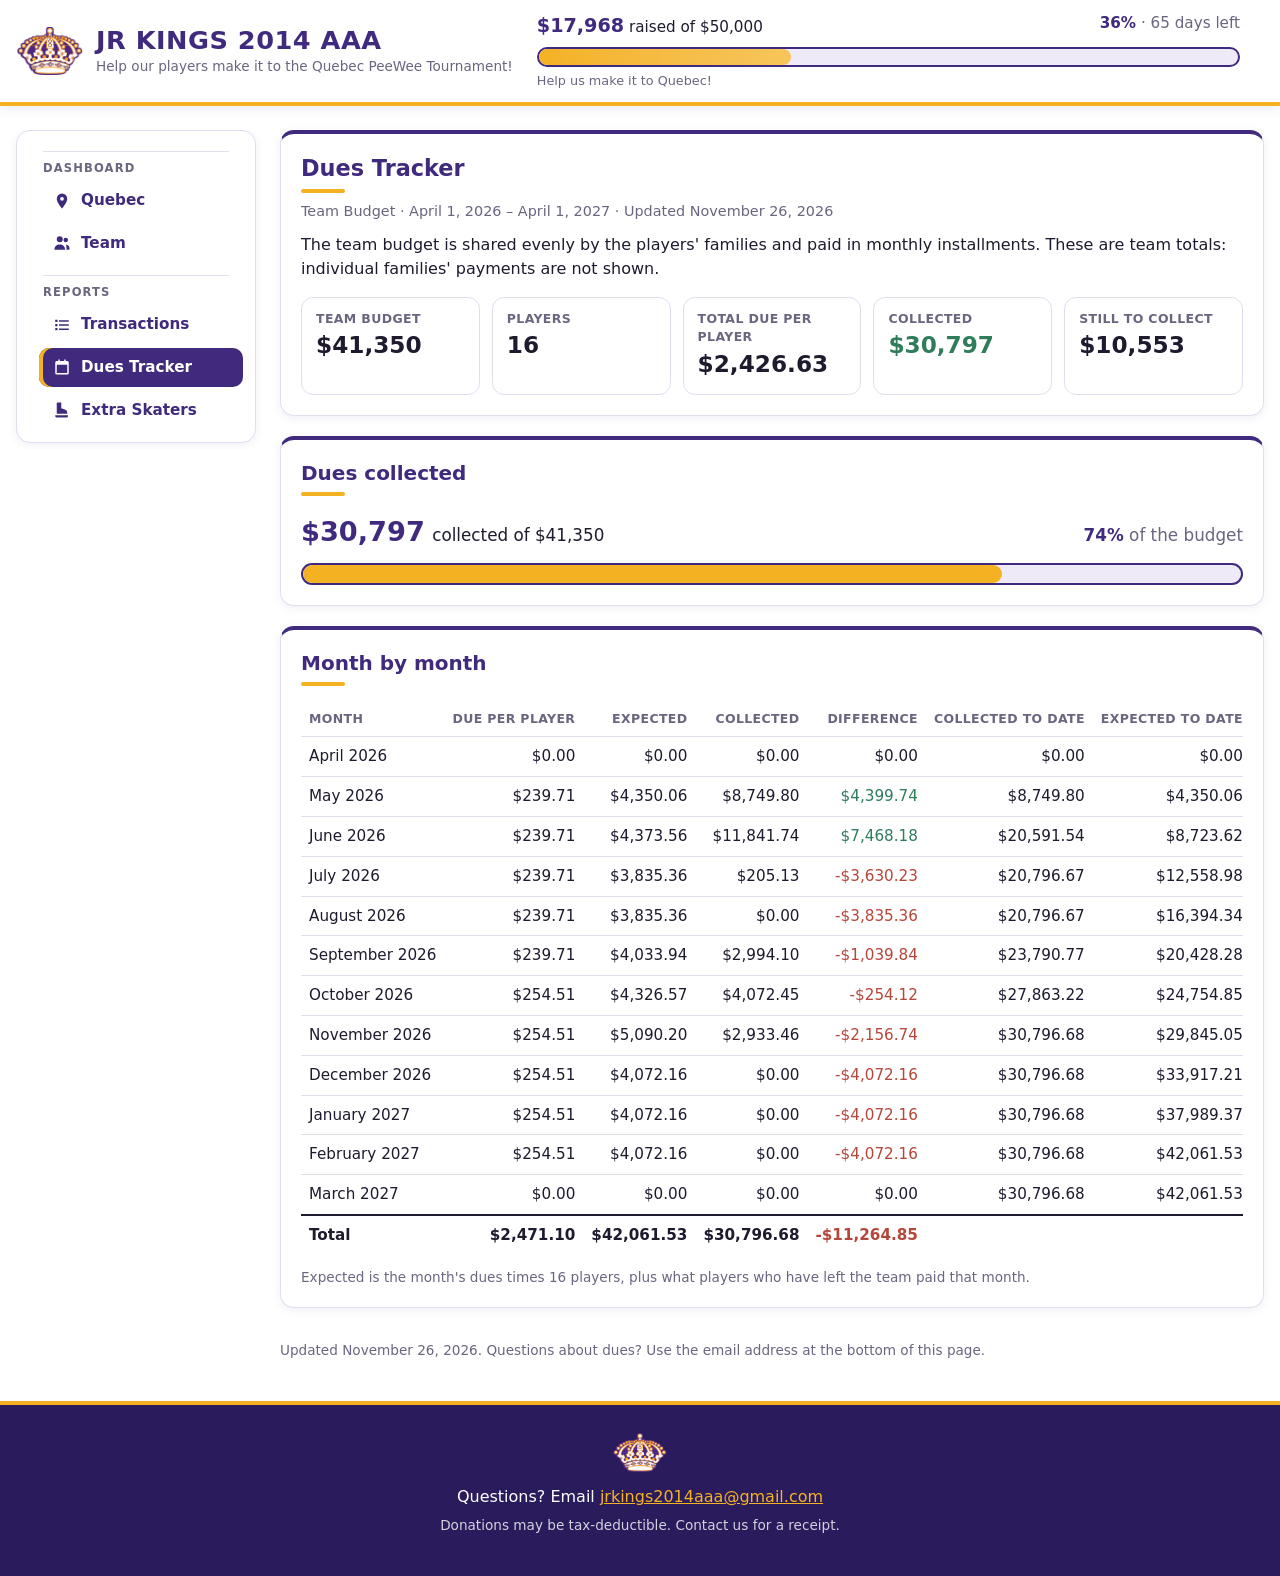
<file: finances/dues/index.html>
<!doctype html>
<html lang="en">
<head>
  <meta charset="utf-8">
  <meta name="viewport" content="width=device-width, initial-scale=1">
  <!-- Exported from the Jr Kings 2014 AAA finances app on Nov 26, 2026 7:51 PM.
       Don't edit this file: use "Export HTML" in the finances app again to update it. -->
  
  <base href="../../">
  
  <meta name="robots" content="noindex, nofollow">
  <title>Dues Tracker</title>
  <link rel="icon" href="Images/logo.png">
  <link rel="stylesheet" href="theme.css?v=6">
  <link rel="stylesheet" href="styles.css?v=30">
  <style>
    /* Report pages: colors come from the website's theme.css. */
    .rpt { --rpt-pos: #2f7d5b; --rpt-neg: #b5473a; display: flex; flex-direction: column; gap: 20px; }
    .rpt .card h1 { margin-bottom: 8px; }
    .rpt-title-row { display: flex; flex-wrap: wrap; align-items: center; justify-content: space-between; gap: 8px 16px; }
    .rpt-title-row h1 { margin: 0; }
    .rpt-meta { margin: 0; color: var(--muted); font-size: 0.9rem; }
    .rpt-intro { margin: 10px 0 0; }
    .rpt-stats { display: grid; gap: 12px; grid-template-columns: repeat(auto-fit, minmax(150px, 1fr)); margin-top: 16px; }
    .rpt-stat { border: 1px solid var(--border); border-radius: 12px; padding: 12px 14px; background: var(--surface); }
    .rpt-stat .label { color: var(--muted); font-size: 0.78rem; font-weight: 700; text-transform: uppercase; letter-spacing: 0.03em; }
    .rpt-stat .value { font-size: 1.45rem; font-weight: 800; color: var(--text); font-variant-numeric: tabular-nums; }
    .rpt-stat .sub { color: var(--muted); font-size: 0.85rem; }
    .rpt .pos { color: var(--rpt-pos); }
    .rpt .neg { color: var(--rpt-neg); }
    .rpt-grid { display: grid; gap: 20px; grid-template-columns: repeat(auto-fit, minmax(300px, 1fr)); }
    .rpt-scroll { overflow-x: auto; }
    .rpt table { width: 100%; border-collapse: collapse; font-size: 0.95rem; }
    .rpt th, .rpt td { text-align: left; padding: 8px; border-bottom: 1px solid var(--border); vertical-align: middle; }
    .rpt th { color: var(--muted); font-size: 0.78rem; font-weight: 700; text-transform: uppercase; letter-spacing: 0.03em; }
    .rpt .num { text-align: right; font-variant-numeric: tabular-nums; white-space: nowrap; }
    .rpt .nowrap { white-space: nowrap; }
    .rpt tr.total td { font-weight: 800; border-top: 2px solid var(--text); border-bottom: 0; }
    .rpt .small { font-size: 0.85rem; }
    .rpt-muted { color: var(--muted); }
    .rpt-note-cell { color: var(--muted); font-size: 0.9rem; max-width: 28ch; overflow-wrap: anywhere; }
    .rpt-status { display: inline-block; margin-left: 4px; padding: 0 8px; border: 1px solid var(--border); border-radius: 999px;
      font-size: 0.72rem; font-weight: 700; color: var(--muted); white-space: nowrap; vertical-align: 1px; }
    .rpt-status-fully_paid { color: var(--rpt-pos); border-color: currentColor; }
    .rpt-status-quoted { color: var(--primary); border-color: currentColor; }
    .rpt-status-optional { border-style: dashed; }
    .rpt-priority { display: inline-block; padding: 0 8px; border: 1px solid var(--primary); border-radius: 999px;
      font-size: 0.72rem; font-weight: 700; white-space: nowrap; }
    .rpt-priority-mandatory { background: var(--primary); color: var(--on-primary); }
    .rpt-priority-nice_to_have { background: var(--primary-tint); color: var(--primary); }
    .rpt tr.rpt-subtotal td { font-weight: 700; color: var(--muted); border-bottom: 0; }
    .rpt tr.rpt-subtotal:first-child td { border-top: 2px solid var(--border); }
    .rpt-bar-cell { width: 38%; }
    .rpt-bar-track { display: flex; height: 10px; background: var(--primary-tint); border-radius: 5px; overflow: hidden; min-width: 60px; }
    .rpt-bar { height: 100%; }
    .rpt-bar.income { background: var(--rpt-pos); }
    .rpt-bar.expense, .rpt-bar.over { background: var(--rpt-neg); }
    .rpt-bar.spent { background: var(--primary); }
    .rpt-bar.planned { opacity: 0.35; background-image: repeating-linear-gradient(45deg, transparent 0 3px, rgba(255, 255, 255, 0.7) 3px 5px); }
    .rpt-goal-head { display: flex; justify-content: space-between; align-items: baseline; flex-wrap: wrap; gap: 4px 16px; margin-bottom: 10px; }
    .rpt-goal-raised { font-size: 1.05rem; font-variant-numeric: tabular-nums; }
    .rpt-goal-raised strong { font-size: 1.7rem; font-weight: 800; color: var(--primary); margin-right: 2px; }
    .rpt-goal-pct { font-size: 1.05rem; color: var(--muted); }
    .rpt-goal-pct strong { color: var(--primary); }
    .rpt-goal-bar { height: 22px; border: 2px solid var(--primary); border-radius: 999px; background: var(--primary-tint); overflow: hidden; }
    .rpt-goal-fill { height: 100%; min-width: 18px; border-radius: 999px; background: var(--accent); }
    .rpt-chart { display: block; width: 100%; height: auto; }
    .rpt-chip { display: inline-block; font-size: 0.78rem; font-weight: 700; padding: 2px 8px; border-radius: 999px; white-space: nowrap; }
    .rpt-chip.pos { background: #e7f4ec; color: #1f5e42; }
    .rpt-chip.warn { background: #fff6e0; color: #7a4f00; }
    .rpt-chip.neg { background: #fbe9e7; color: #9a3328; }
    .rpt-note { margin: 12px 0 0; color: var(--muted); font-size: 0.85rem; }
    .rpt-legend { display: flex; flex-wrap: wrap; gap: 4px 14px; margin: 0 0 10px; color: var(--muted); font-size: 0.85rem; }
    .rpt-key { display: inline-block; width: 12px; height: 10px; border-radius: 2px; margin-right: 5px; vertical-align: -1px; }
    .rpt [hidden] { display: none !important; }
    /* Finances page: one collapsible row per category, opening to its transactions */
    .rpt-group-total { margin: -6px 0 12px; font-size: 1.05rem; }
    .rpt-grid-note { margin-top: -8px; }
    .rpt-cat { border: 1px solid var(--border); border-radius: 10px; margin-bottom: 8px; background: var(--surface); }
    .rpt-cat summary {
      display: flex; align-items: center; gap: 10px; padding: 10px 12px;
      cursor: pointer; list-style: none; font-weight: 700;
    }
    .rpt-cat summary::-webkit-details-marker { display: none; }
    .rpt-cat summary::before { content: "▸"; color: var(--primary); transition: transform 0.15s; }
    .rpt-cat[open] summary::before { transform: rotate(90deg); }
    .rpt-cat summary:focus-visible { outline: 3px solid var(--primary); outline-offset: 2px; border-radius: 10px; }
    .rpt-cat-name { flex: 1; min-width: 0; }
    .rpt-cat-bar { flex: 0 0 34%; }
    .rpt-cat-total { font-variant-numeric: tabular-nums; white-space: nowrap; text-align: right; }
    .rpt-cat-total .small { display: block; font-weight: 400; }
    .rpt-cat table { margin: 0 0 6px; }
    .rpt-cat th:first-child, .rpt-cat td:first-child { padding-left: 34px; }
    .rpt-cat-link { margin: 0; padding: 4px 12px 10px 34px; font-size: 0.85rem; }
    .rpt-cats-total { display: flex; justify-content: space-between; padding: 10px 12px 0 34px;
      border-top: 2px solid var(--text); margin-top: 4px; font-weight: 800; }
    .rpt-cat-count {
      min-width: 26px; padding: 1px 8px; border-radius: 999px; text-align: center;
      background: var(--primary-tint); color: var(--primary); font-size: 0.8rem;
    }
    /* Transactions page: category buttons over one list, newest first */
    .rpt-filters h2 { margin-bottom: 10px; }
    .rpt-filter-row { display: flex; flex-wrap: wrap; align-items: center; gap: 8px; margin-top: 8px; }
    .rpt-filter-kind { flex-basis: 100%; color: var(--muted); font-size: 0.78rem; font-weight: 700;
      text-transform: uppercase; letter-spacing: 0.03em; margin-top: 4px; }
    .rpt-filter {
      display: inline-flex; align-items: center; gap: 6px; padding: 6px 12px; min-height: 36px;
      border: 1px solid var(--border); border-radius: 999px; background: var(--surface); color: var(--text);
      font: inherit; font-size: 0.9rem; font-weight: 600; cursor: pointer;
    }
    .rpt-filter:hover { border-color: var(--primary); }
    .rpt-filter:focus-visible { outline: 3px solid var(--primary); outline-offset: 2px; }
    .rpt-filter-in { border-left: 4px solid var(--rpt-pos); }
    .rpt-filter-out { border-left: 4px solid var(--rpt-neg); }
    .rpt-filter[aria-pressed="true"] { background: var(--primary); border-color: var(--primary); color: var(--on-primary); }
    .rpt-filter[aria-pressed="true"] .rpt-cat-count { background: var(--on-primary); color: var(--primary); }
    .rpt-txns .rpt-chip { background: var(--primary-tint); color: var(--primary); }
    /* Finances pages: period buttons over the category lists */
    .rpt-period { display: flex; flex-wrap: wrap; align-items: center; gap: 8px; }
    .rpt-period[hidden] { display: none; }
    .rpt-period-label { color: var(--muted); font-size: 0.78rem; font-weight: 700; text-transform: uppercase; letter-spacing: 0.03em; }
    .rpt-period-note { flex-basis: 100%; margin: 0; }
    .rpt-period-note:empty { display: none; }
    @media (max-width: 600px) { .rpt .hide-sm { display: none; } }
  </style>
</head>
<body data-page="dues" data-nav="reportNav" data-no-donate data-no-social>
  <!-- Header, sidebar, and footer are filled in by the website's app.js, like every other page. -->
  <header id="site-header" class="site-header"></header>

  <div class="layout">
    <div class="left-col">
      <nav id="sidebar" class="sidebar" aria-label="Site navigation"></nav>
    </div>

    <main class="content">
      <div id="error" class="error" hidden></div>
      <div class="rpt">


<section class="card" aria-labelledby="rpt-title">
  <h1 id="rpt-title">Dues Tracker</h1>
  <p class="rpt-meta">Team Budget · April 1, 2026 – April 1, 2027 · Updated November 26, 2026</p>
  <p class="rpt-intro">The team budget is shared evenly by the players' families and paid in monthly installments.
    These are team totals: individual families' payments are not shown.</p>
  <div class="rpt-stats">
    <div class="rpt-stat"><div class="label">Team budget</div><div class="value">$41,350</div></div>
    <div class="rpt-stat"><div class="label">Players</div><div class="value">16</div></div>
    <div class="rpt-stat"><div class="label">Total due per player</div><div class="value">$2,426.63</div></div>
    <div class="rpt-stat"><div class="label">Collected</div><div class="value pos">$30,797</div></div>
    
    <div class="rpt-stat"><div class="label">Still to collect</div><div class="value">$10,553</div></div>
  </div>
</section>

<section class="card" aria-labelledby="rpt-goal-title">
  <h2 id="rpt-goal-title">Dues collected</h2>
  <div class="rpt-goal-head">
    <span class="rpt-goal-raised"><strong>$30,797</strong> collected of $41,350</span>
    <span class="rpt-goal-pct"><strong>74%</strong> of the budget</span>
  </div>
  <div class="rpt-goal-bar" role="progressbar" aria-valuemin="0" aria-valuemax="100"
       aria-valuenow="74"
       aria-label="$30,797 collected of $41,350">
    <div class="rpt-goal-fill" style="width: 74.5%"></div>
  </div>
</section>

<section class="card" aria-labelledby="rpt-month-title">
  <h2 id="rpt-month-title">Month by month</h2>
  <div class="rpt-scroll">
  <table>
    <thead><tr><th>Month</th><th class="num">Due per player</th><th class="num">Expected</th><th class="num">Collected</th>
      <th class="num">Difference</th><th class="num hide-sm">Collected to date</th><th class="num hide-sm">Expected to date</th></tr></thead>
    <tbody>
    
      <tr><td class="nowrap">April 2026</td>
        <td class="num">$0.00</td>
        <td class="num">$0.00</td>
        <td class="num">$0.00</td>
        <td class="num ">$0.00</td>
        <td class="num hide-sm">$0.00</td>
        <td class="num hide-sm">$0.00</td></tr>
    
      <tr><td class="nowrap">May 2026</td>
        <td class="num">$239.71</td>
        <td class="num">$4,350.06</td>
        <td class="num">$8,749.80</td>
        <td class="num pos">$4,399.74</td>
        <td class="num hide-sm">$8,749.80</td>
        <td class="num hide-sm">$4,350.06</td></tr>
    
      <tr><td class="nowrap">June 2026</td>
        <td class="num">$239.71</td>
        <td class="num">$4,373.56</td>
        <td class="num">$11,841.74</td>
        <td class="num pos">$7,468.18</td>
        <td class="num hide-sm">$20,591.54</td>
        <td class="num hide-sm">$8,723.62</td></tr>
    
      <tr><td class="nowrap">July 2026</td>
        <td class="num">$239.71</td>
        <td class="num">$3,835.36</td>
        <td class="num">$205.13</td>
        <td class="num neg">-$3,630.23</td>
        <td class="num hide-sm">$20,796.67</td>
        <td class="num hide-sm">$12,558.98</td></tr>
    
      <tr><td class="nowrap">August 2026</td>
        <td class="num">$239.71</td>
        <td class="num">$3,835.36</td>
        <td class="num">$0.00</td>
        <td class="num neg">-$3,835.36</td>
        <td class="num hide-sm">$20,796.67</td>
        <td class="num hide-sm">$16,394.34</td></tr>
    
      <tr><td class="nowrap">September 2026</td>
        <td class="num">$239.71</td>
        <td class="num">$4,033.94</td>
        <td class="num">$2,994.10</td>
        <td class="num neg">-$1,039.84</td>
        <td class="num hide-sm">$23,790.77</td>
        <td class="num hide-sm">$20,428.28</td></tr>
    
      <tr><td class="nowrap">October 2026</td>
        <td class="num">$254.51</td>
        <td class="num">$4,326.57</td>
        <td class="num">$4,072.45</td>
        <td class="num neg">-$254.12</td>
        <td class="num hide-sm">$27,863.22</td>
        <td class="num hide-sm">$24,754.85</td></tr>
    
      <tr><td class="nowrap">November 2026</td>
        <td class="num">$254.51</td>
        <td class="num">$5,090.20</td>
        <td class="num">$2,933.46</td>
        <td class="num neg">-$2,156.74</td>
        <td class="num hide-sm">$30,796.68</td>
        <td class="num hide-sm">$29,845.05</td></tr>
    
      <tr><td class="nowrap">December 2026</td>
        <td class="num">$254.51</td>
        <td class="num">$4,072.16</td>
        <td class="num">$0.00</td>
        <td class="num neg">-$4,072.16</td>
        <td class="num hide-sm">$30,796.68</td>
        <td class="num hide-sm">$33,917.21</td></tr>
    
      <tr><td class="nowrap">January 2027</td>
        <td class="num">$254.51</td>
        <td class="num">$4,072.16</td>
        <td class="num">$0.00</td>
        <td class="num neg">-$4,072.16</td>
        <td class="num hide-sm">$30,796.68</td>
        <td class="num hide-sm">$37,989.37</td></tr>
    
      <tr><td class="nowrap">February 2027</td>
        <td class="num">$254.51</td>
        <td class="num">$4,072.16</td>
        <td class="num">$0.00</td>
        <td class="num neg">-$4,072.16</td>
        <td class="num hide-sm">$30,796.68</td>
        <td class="num hide-sm">$42,061.53</td></tr>
    
      <tr><td class="nowrap">March 2027</td>
        <td class="num">$0.00</td>
        <td class="num">$0.00</td>
        <td class="num">$0.00</td>
        <td class="num ">$0.00</td>
        <td class="num hide-sm">$30,796.68</td>
        <td class="num hide-sm">$42,061.53</td></tr>
    
    
    </tbody>
    <tfoot><tr class="total"><td>Total</td><td class="num">$2,471.10</td><td class="num">$42,061.53</td>
      <td class="num">$30,796.68</td>
      <td class="num neg">-$11,264.85</td>
      <td class="hide-sm"></td><td class="hide-sm"></td></tr></tfoot>
  </table>
  </div>
  <p class="rpt-note">Expected is the month's dues times 16 players, plus what players who have left the team paid that month.
    
    </p>
</section>

<p class="rpt-note">Updated November 26, 2026. Questions about dues? Use the email address at the bottom of this page.</p>

      </div>
    </main>
  </div>

  <footer id="site-footer" class="site-footer"></footer>

  <script src="app.js?v=30"></script>
</body>
</html>
</file>
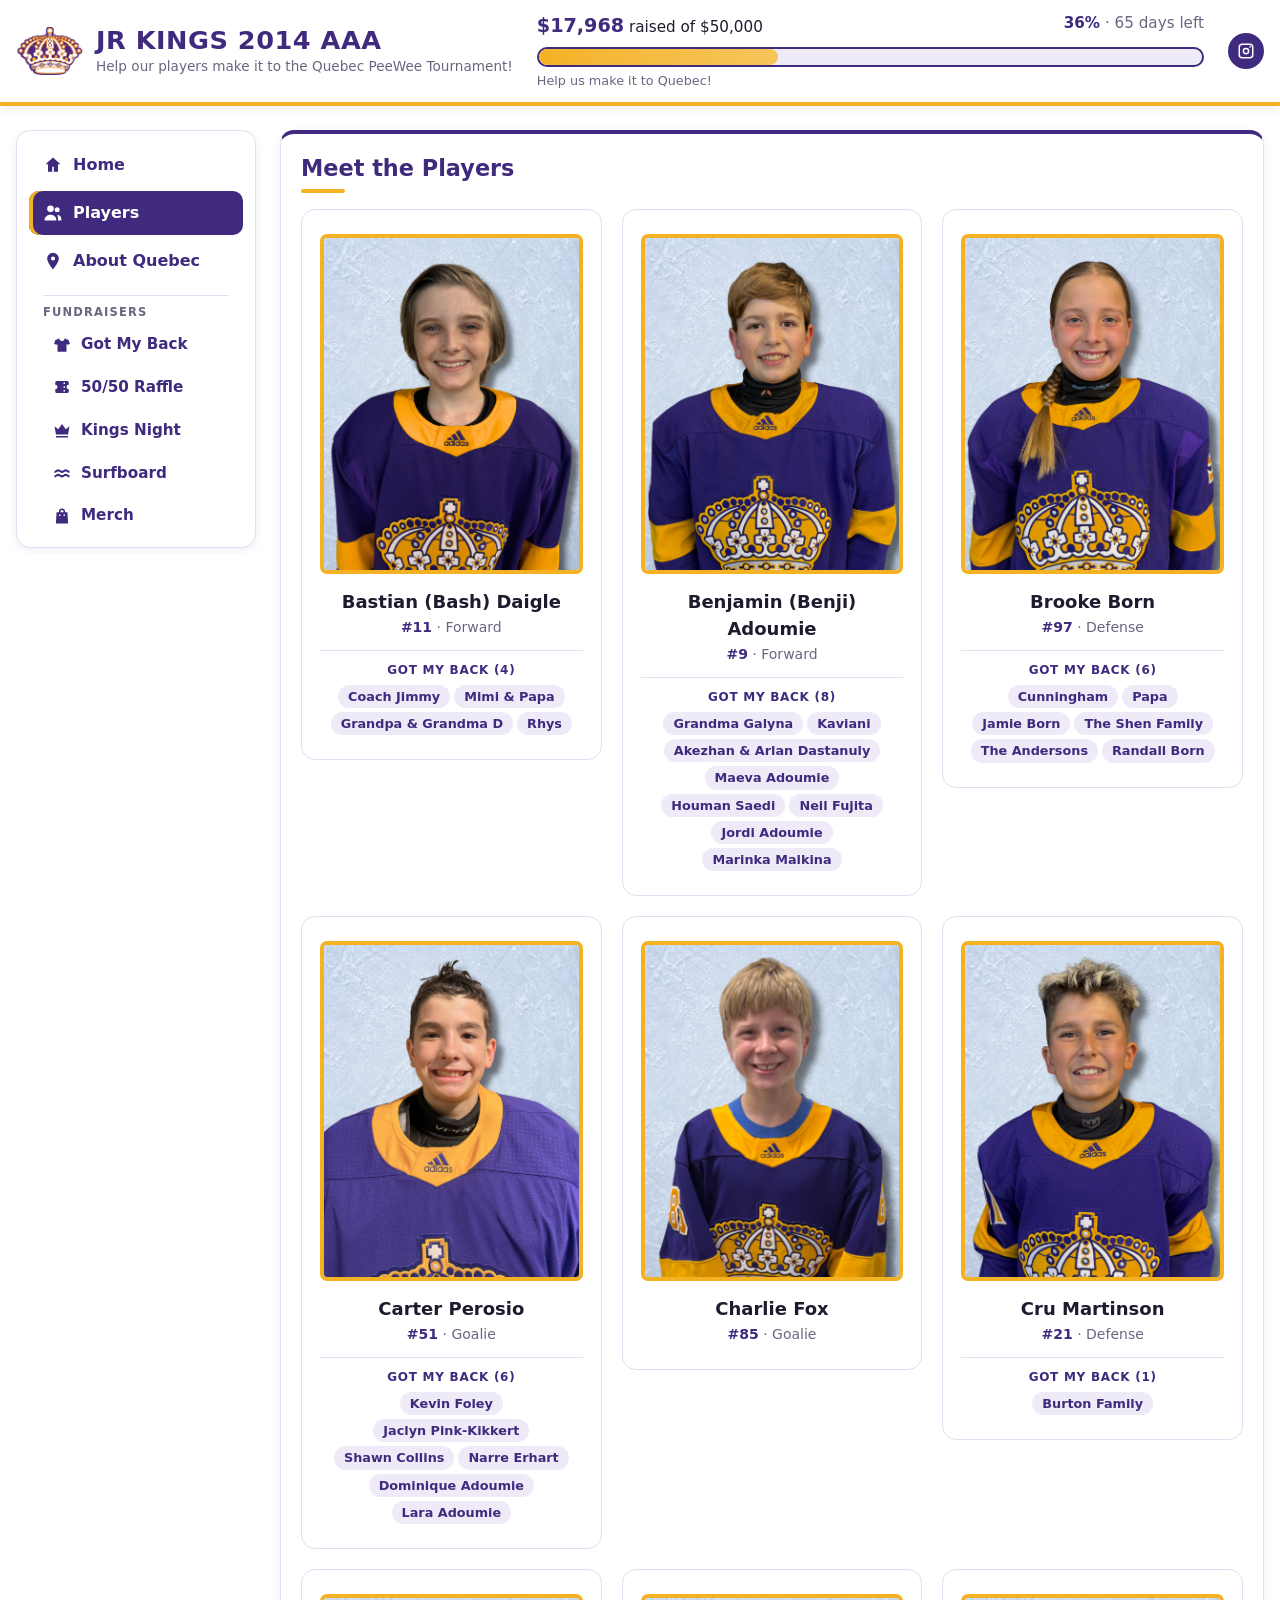
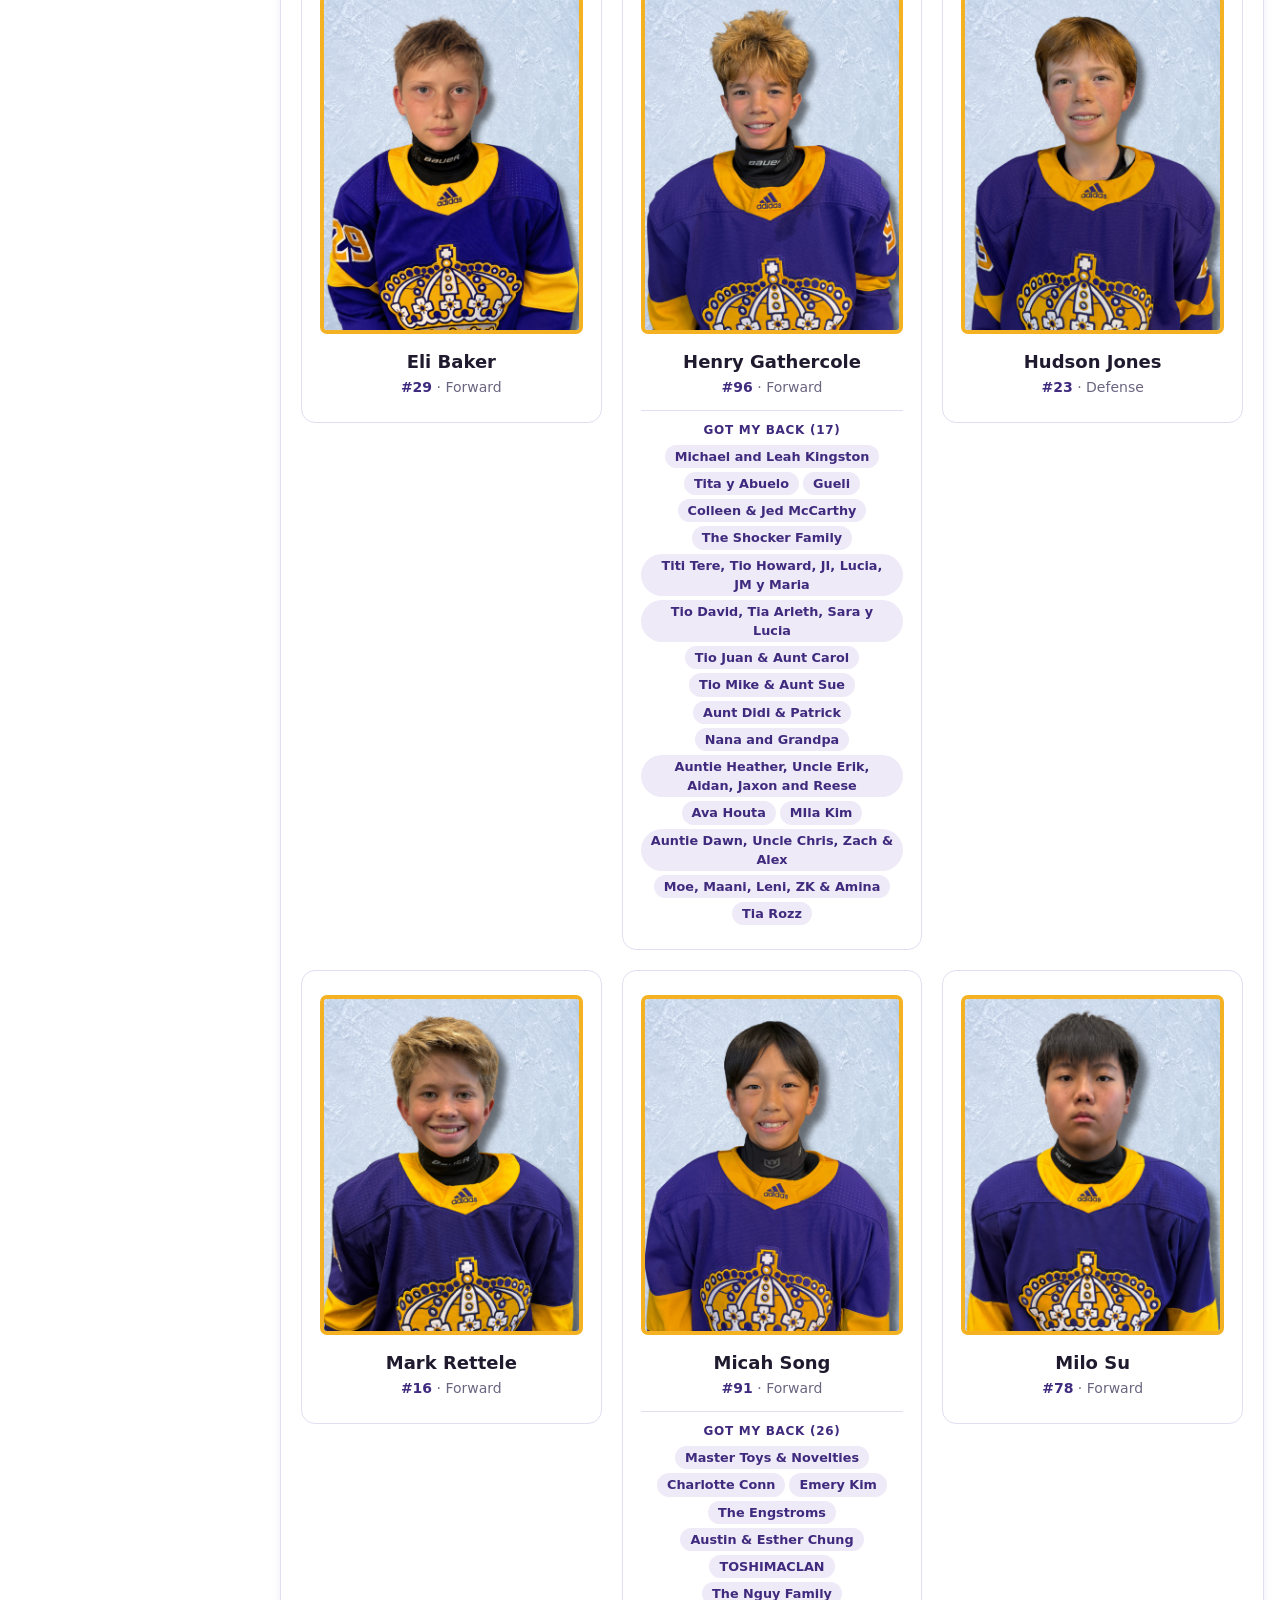
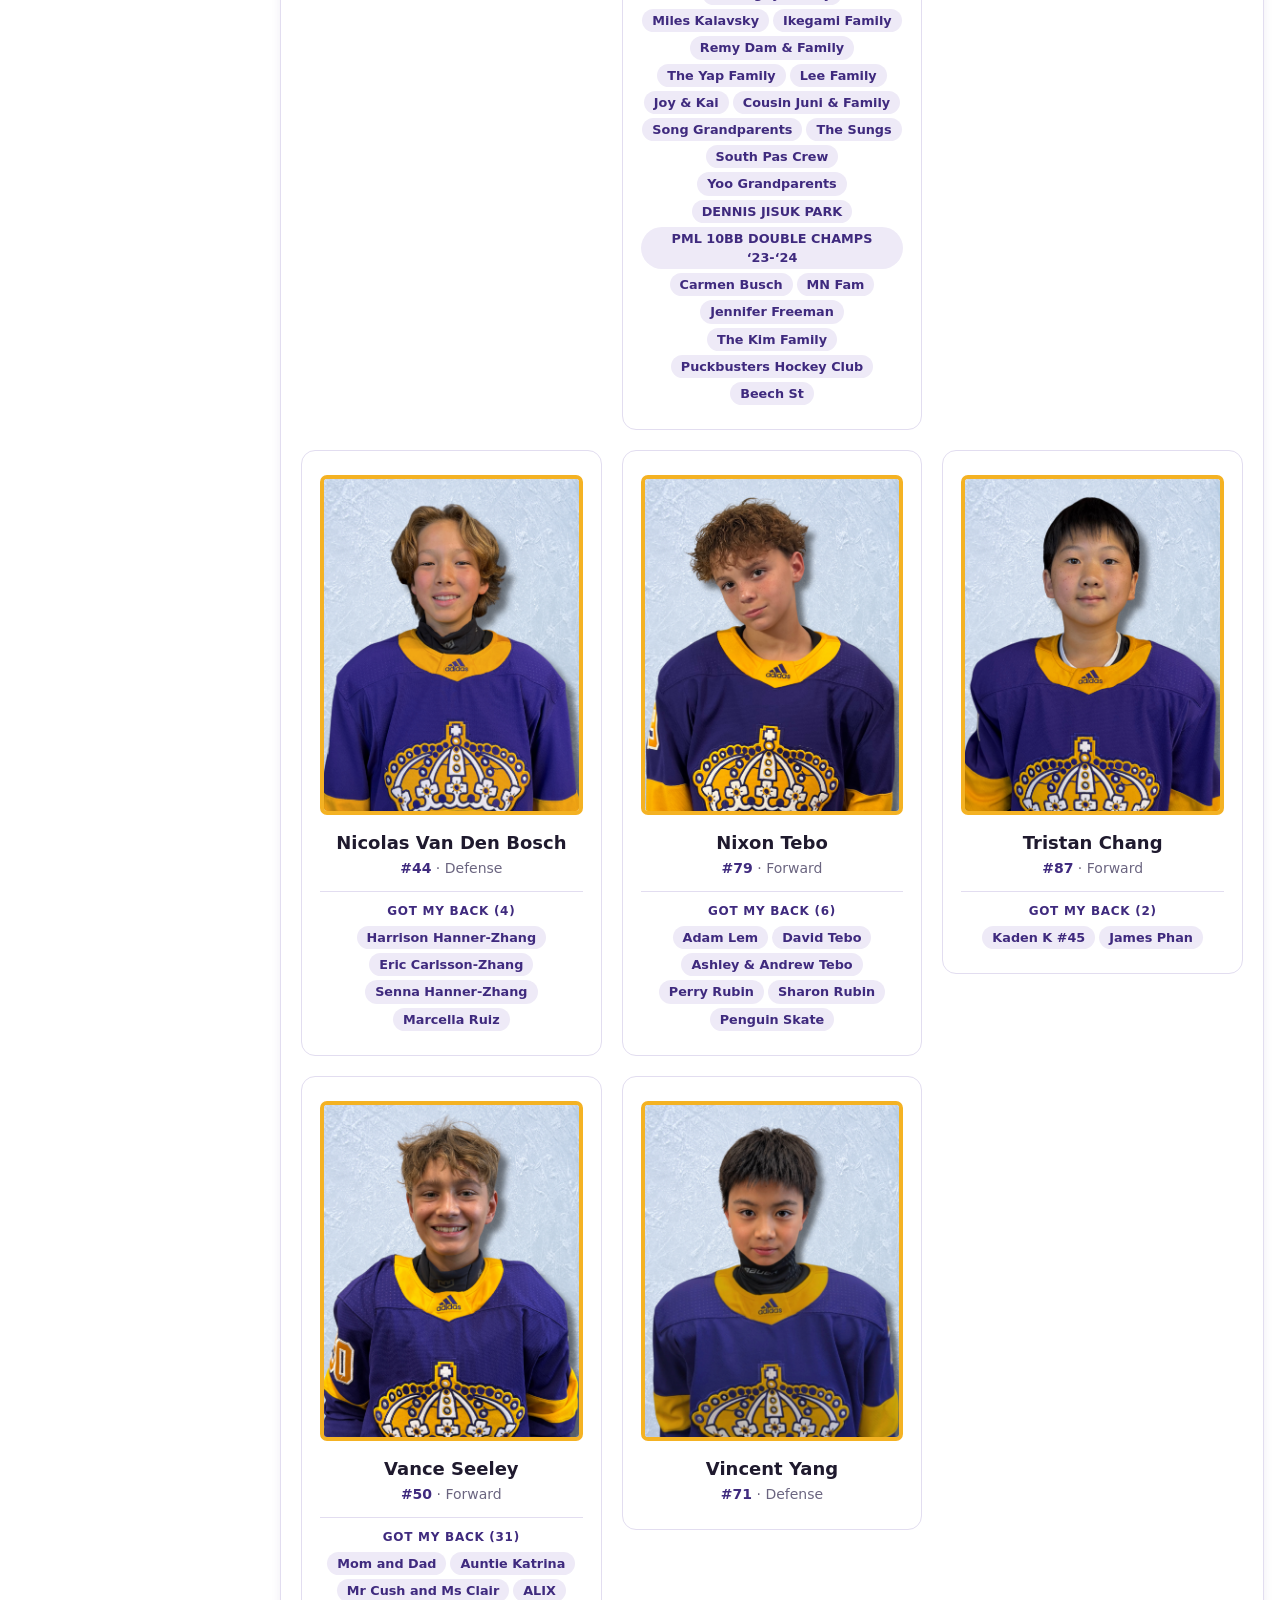
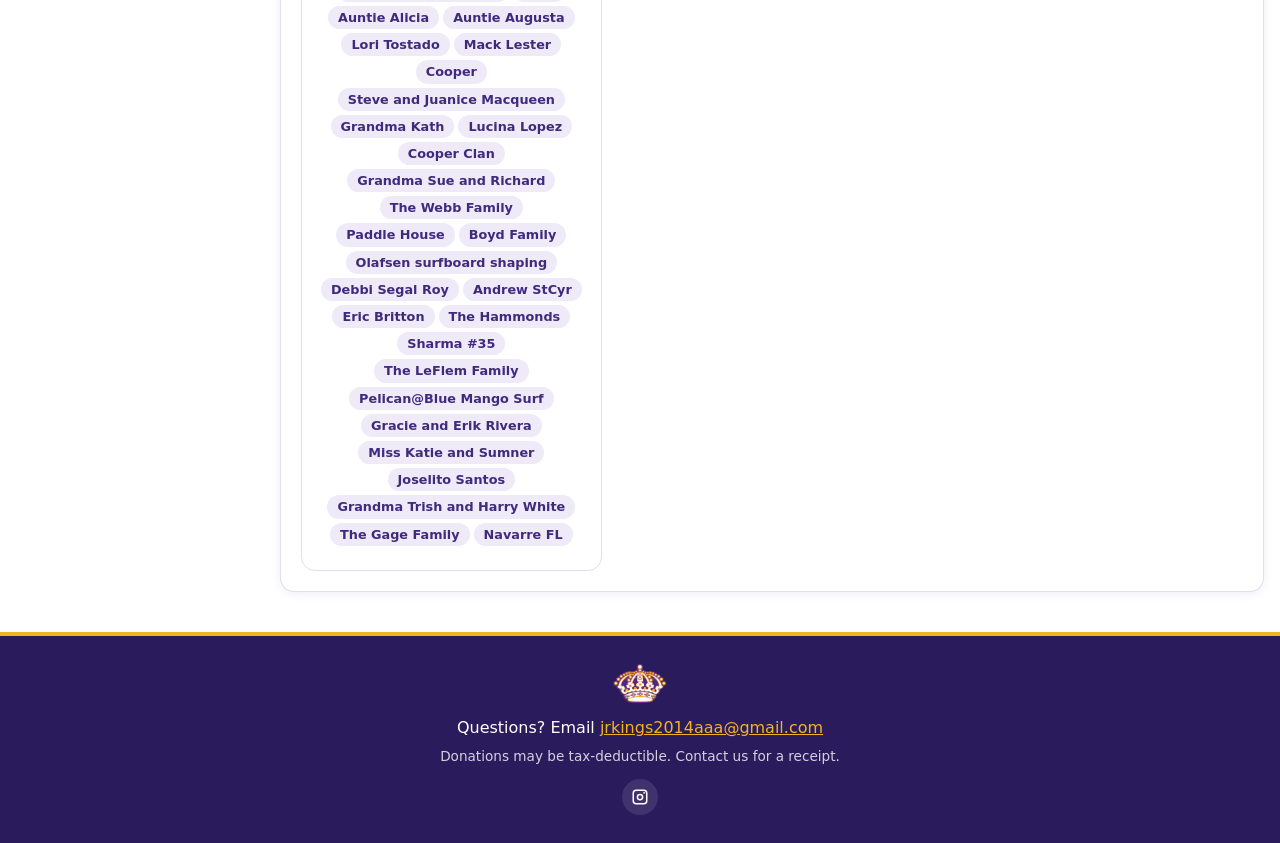
<file: players.html>
<!doctype html>
<html lang="en">
<head>
  <meta charset="utf-8">
  <meta name="viewport" content="width=device-width, initial-scale=1">
  <title>Players</title>
  <link rel="icon" href="Images/logo.png">
  <link rel="stylesheet" href="theme.css?v=6">
  <link rel="stylesheet" href="styles.css?v=30">
</head>
<body data-page="players">
  <header id="site-header" class="site-header"></header>

  <div class="layout">
    <div class="left-col">
      <nav id="sidebar" class="sidebar" aria-label="Site navigation"></nav>
    </div>

    <main class="content">
      <div id="error" class="error" hidden></div>

      <section class="card" aria-labelledby="players-title">
        <h1 id="players-title">Meet the Players</h1>
        <div id="players" class="player-grid"></div>
      </section>
    </main>
  </div>

  <footer id="site-footer" class="site-footer"></footer>

  <script src="app.js?v=30"></script>
</body>
</html>
</file>
<file: theme.css>
/* Team colors. This is the only file to edit to re-color the site for another team.
   Every page loads it before styles.css.

   --primary       Main team color: headings, nav, buttons, avatars, links
   --primary-dark  Darker shade of primary: footer background, button hover
   --primary-tint  Very light shade of primary: hover backgrounds, progress bar track
   --on-primary    Text/icon color on top of primary (usually white)

   --accent        Second team color: progress bar, date badges, Donate button, underlines
   --accent-light  Very light shade of accent: newest donation highlight, card hover glow
   --accent-hover  Slightly darker accent for accent button hover
   --on-accent     Text/icon color on top of accent (pick dark or white so it stays readable)

   --text / --muted / --border / --bg / --surface: neutral page colors */

:root {
  --primary: #3F2A7E;
  --primary-dark: #2A1B5C;
  --primary-tint: #EEEAF7;
  --on-primary: #FFFFFF;

  --accent: #F4B223;
  --accent-light: #FCE7B2;
  --accent-hover: #E6A30F;
  --on-accent: #2A1B5C;

  --text: #1F1A2E;
  --muted: #6B6580;
  --border: #E2DDF0;
  --bg: #FFFFFF;
  --surface: #FFFFFF;
}
</file>
<file: styles.css>
/* Team colors live in theme.css (loaded before this file). Use only those variables here. */
:root {
  --radius: 14px;
  --shadow: 0 2px 10px color-mix(in srgb, var(--primary) 8%, transparent);
  --header-h: 0px; /* set by app.js so sticky elements sit below the header */
}

* { box-sizing: border-box; }

body {
  margin: 0;
  background: var(--bg);
  color: var(--text);
  font-family: system-ui, -apple-system, "Segoe UI", Roboto, Helvetica, Arial, sans-serif;
  line-height: 1.5;
}

a { color: var(--primary); }
img { max-width: 100%; }
[hidden] { display: none !important; }
section[id] { scroll-margin-top: calc(var(--header-h) + 16px); }

.muted { color: var(--muted); margin-top: 0; }

/* ---------- Header / progress ---------- */
.site-header {
  position: sticky;
  top: 0;
  z-index: 20;
  background: var(--bg);
  border-bottom: 4px solid var(--accent);
  box-shadow: 0 2px 12px color-mix(in srgb, var(--primary) 10%, transparent);
}
.header-inner {
  max-width: 1400px;
  margin: 0 auto;
  padding: 10px 16px;
  display: grid;
  grid-template-columns: 1fr auto;
  grid-template-areas:
    "brand social"
    "progress progress";
  gap: 8px 16px;
  align-items: center;
}
.brand { grid-area: brand; display: flex; align-items: center; gap: 12px; text-decoration: none; min-width: 0; }
.logo { width: 52px; height: auto; flex: 0 0 auto; }
.team-name {
  margin: 0;
  color: var(--primary);
  font-size: 1.3rem;
  font-weight: 800;
  letter-spacing: 0.02em;
  text-transform: uppercase;
  line-height: 1.15;
}
.tagline { margin: 0; color: var(--muted); font-size: 0.85rem; }

.progress-block { grid-area: progress; }
.progress-stats {
  display: flex;
  flex-wrap: wrap;
  justify-content: space-between;
  gap: 4px 12px;
  font-size: 0.95rem;
  margin-bottom: 6px;
}
.progress-stats strong { color: var(--primary); }
#raised { font-size: 1.2rem; }
.progress-meta { color: var(--muted); }

.progress-track {
  height: 20px;
  background: var(--primary-tint);
  border: 2px solid var(--primary);
  border-radius: 999px;
  overflow: hidden;
}
.progress-fill {
  height: 100%;
  width: 0;
  background: linear-gradient(90deg, var(--accent) 0%, color-mix(in srgb, var(--accent), #fff 25%) 100%);
  border-radius: 999px;
  transition: width 1.4s cubic-bezier(0.22, 1, 0.36, 1);
}
.goal-purpose { margin: 4px 0 0; font-size: 0.8rem; color: var(--muted); }

.header-social { grid-area: social; display: flex; gap: 8px; justify-self: end; }
.header-social a {
  width: 36px; height: 36px;
  border-radius: 50%;
  background: var(--primary);
  color: var(--on-primary);
  display: flex; align-items: center; justify-content: center;
  transition: background 0.15s, color 0.15s;
}
.header-social a:hover { background: var(--accent); color: var(--on-accent); }
.header-social svg { width: 18px; height: 18px; fill: currentColor; }

@media (min-width: 900px) {
  .header-inner {
    grid-template-columns: auto 1fr auto;
    grid-template-areas: "brand progress social";
    gap: 24px;
    padding-block: 12px;
  }
  .logo { width: 68px; }
  .team-name { font-size: 1.6rem; }
}

/* ---------- Got My Back supporters strip (under the header) ---------- */
.donor-ticker {
  display: flex;
  align-items: stretch;
  overflow: hidden;
  background: linear-gradient(90deg, var(--primary-dark), var(--primary));
  color: var(--on-primary);
  border-bottom: 3px solid var(--accent);
}
.ticker-label {
  flex: 0 0 auto;
  display: flex;
  align-items: center;
  padding: 0 14px;
  background: var(--accent);
  color: var(--on-accent);
  font-size: 0.75rem;
  font-style: italic;
  font-weight: 900;
  letter-spacing: 0.06em;
  text-transform: uppercase;
  white-space: nowrap;
}
.ticker-viewport {
  flex: 1;
  min-width: 0;
  overflow: hidden;
  -webkit-mask: linear-gradient(90deg, transparent, #000 24px, #000 calc(100% - 24px), transparent);
          mask: linear-gradient(90deg, transparent, #000 24px, #000 calc(100% - 24px), transparent);
}
.ticker-belt { display: flex; width: max-content; animation: ticker-scroll var(--ticker-duration, 60s) linear infinite; }
.donor-ticker:hover .ticker-belt { animation-play-state: paused; }
/* The gap after the last item matches the gap between items, so the two copies join seamlessly */
.ticker-track { display: flex; align-items: center; gap: 16px; margin: 0; padding: 6px 16px 6px 0; list-style: none; }
.ticker-track li { display: flex; align-items: center; white-space: nowrap; }
.ticker-name { font-size: 0.9rem; font-weight: 700; }
.ticker-merci { font-family: 'Pacifico', 'Brush Script MT', cursive; font-size: 1rem; line-height: 1; color: var(--accent); }
.ticker-icon { display: block; width: auto; height: 22px; }
@keyframes ticker-scroll { to { transform: translateX(-50%); } }

/* ---------- Page layout: sidebar + content ---------- */
.layout {
  max-width: 1400px;
  margin: 0 auto;
  padding: 20px 16px 40px;
  display: grid;
  grid-template-columns: minmax(0, 1fr);
  gap: 20px;
}
.content { container-type: inline-size; min-width: 0; }

/* Sidebar: horizontal nav bar on phones, sticky column on wider screens */
.sidebar {
  background: var(--surface);
  border: 1px solid var(--border);
  border-radius: var(--radius);
  box-shadow: var(--shadow);
  padding: 8px;
  display: flex;
  flex-wrap: wrap;
  align-items: center;
  gap: 8px;
}
.nav-list { list-style: none; margin: 0; padding: 0; display: flex; flex-wrap: wrap; gap: 4px; flex: 1; }
.nav-link {
  display: flex;
  align-items: center;
  gap: 10px;
  padding: 8px 14px;
  border-radius: 10px;
  color: var(--primary);
  font-weight: 700;
  text-decoration: none;
  transition: background 0.15s;
}
.nav-link svg { width: 20px; height: 20px; fill: currentColor; flex: 0 0 auto; }
.nav-link:hover { background: var(--primary-tint); }
.nav-link[aria-current="page"] {
  background: var(--primary);
  color: var(--on-primary);
  box-shadow: inset 4px 0 0 var(--accent);
}
/* Nav group (e.g. "Fundraisers"): small heading with its links underneath */
.nav-group { flex: 1 1 100%; }
.nav-group-title {
  display: block;
  margin: 8px 14px 4px;
  padding-top: 8px;
  border-top: 1px solid var(--border);
  font-size: 0.72rem;
  font-weight: 800;
  letter-spacing: 0.1em;
  text-transform: uppercase;
  color: var(--muted);
}
.nav-sublist { list-style: none; margin: 0; padding: 0; display: flex; flex-wrap: wrap; gap: 4px; }
.nav-sublist .nav-link { font-size: 0.95rem; }
.nav-sublist .nav-link svg { width: 18px; height: 18px; }

/* Left column = sidebar menu. Phones: the menu sits above the content. */
.left-col { display: contents; }
.sidebar { order: 0; }
.content { order: 1; }

@media (min-width: 900px) {
  .layout { grid-template-columns: 240px minmax(0, 1fr); gap: 24px; padding-top: 24px; }
  .left-col {
    display: flex;
    flex-direction: column;
    gap: 16px;
    position: sticky;
    top: calc(var(--header-h) + 24px);
    align-self: start;
    /* On a short window the column scrolls on its own instead of being cut off. */
    max-height: calc(100vh - var(--header-h) - 48px);
    overflow-y: auto;
    padding: 0 6px 6px;
    margin: 0 -6px;
  }
  .sidebar { flex-direction: column; align-items: stretch; padding: 12px; }
  .nav-list { flex-direction: column; }
  .nav-link { padding: 10px 14px; }
  .nav-sublist { flex-direction: column; padding-left: 10px; }
  .nav-sublist .nav-link { padding-block: 8px; }

}

/* ---------- Home: main column + right column (Donate Now) ---------- */
/* Phones/tablets: one column in this order: about, donate */
.home-grid { display: flex; flex-direction: column; gap: 20px; }
.home-main, .home-aside { display: contents; }
.team-photo, .fundraising-alert { order: 0; }
.about { order: 1; }
.order-donate { order: 2; }

@media (min-width: 1200px) {
  .home-grid {
    display: grid;
    grid-template-columns: minmax(0, 1fr) 340px;
    align-items: start;
  }
  .home-main, .home-aside { display: flex; flex-direction: column; gap: 20px; min-width: 0; }
  .home-main { container-type: inline-size; }
}

/* ---------- Buttons ---------- */
.btn {
  display: inline-flex;
  align-items: center;
  justify-content: center;
  gap: 8px;
  padding: 10px 22px;
  border-radius: 999px;
  border: 2px solid var(--primary);
  font-weight: 700;
  text-decoration: none;
  cursor: pointer;
  font-size: 1rem;
  transition: background 0.15s, color 0.15s, transform 0.1s;
}
.btn-primary { background: var(--primary); color: var(--on-primary); }
.btn-primary:hover { background: var(--primary-dark); border-color: var(--on-accent); }
.btn-accent { background: var(--accent); border-color: var(--accent); color: var(--on-accent); }
.btn-accent:hover { background: var(--accent-hover); border-color: var(--accent-hover); }
.btn:active { transform: translateY(1px); }
.btn:focus-visible, a:focus-visible, button:focus-visible {
  outline: 3px solid var(--accent);
  outline-offset: 2px;
}

/* ---------- Cards ---------- */
.card {
  background: var(--surface);
  border: 1px solid var(--border);
  border-top: 4px solid var(--primary);
  border-radius: var(--radius);
  box-shadow: var(--shadow);
  padding: 20px;
}
.card h1, .card h2 {
  margin: 0 0 16px;
  color: var(--primary);
  font-size: 1.25rem;
  line-height: 1.3;
}
.card h1 { font-size: 1.4rem; }
.card h1::after, .card h2::after {
  content: "";
  display: block;
  width: 44px;
  height: 4px;
  margin-top: 6px;
  background: var(--accent);
  border-radius: 2px;
}
.empty { color: var(--muted); font-style: italic; }
.link-cta { display: inline-block; margin-top: 10px; font-weight: 700; }

/* ---------- Team photo ---------- */
.team-photo {
  margin: 0;
  padding: 0;
  overflow: hidden;
  border-top-color: var(--accent);
}
.team-photo img {
  display: block;
  width: 100%;
  aspect-ratio: 16 / 9;
  object-fit: cover;
  object-position: center 60%;
}
.team-photo figcaption {
  padding: 10px 16px;
  color: var(--muted);
  font-size: 0.9rem;
  text-align: center;
}

/* ---------- "Got My Back" box (below team photo), styled after the printed flyer ---------- */
.fundraising-alert {
  background: linear-gradient(180deg, #F4F6FD 0%, #E7ECF9 100%);
  border-color: var(--border);
  color: var(--text);
  overflow: hidden;
}
.alert-banner {
  display: block;
  width: calc(100% + 40px);
  max-width: none;
  height: auto;
  margin: -20px -20px 18px;
}
.alert-grid { display: flex; flex-direction: column; gap: 20px; }
.alert-side { display: flex; flex-direction: column; align-items: center; }
.alert-media {
  width: 100%;
  max-width: 300px;
  border: 4px solid var(--accent);
  border-radius: 16px;
  overflow: hidden;
  background: #fff;
  box-shadow: 0 6px 18px rgba(42, 27, 92, 0.18);
}
.alert-media img { display: block; width: 100%; height: auto; }
.alert-placeholder { display: flex; align-items: center; justify-content: center; aspect-ratio: 1 / 1; background: var(--primary); }
.alert-placeholder svg { width: 55%; height: 55%; fill: var(--accent); }
/* Optional script note under the image (e.g. "Merci!!!") */
.alert-note {
  margin: 16px 0 0;
  font-family: 'Pacifico', 'Brush Script MT', cursive;
  font-size: 2.6rem;
  line-height: 1.2;
  color: var(--primary);
  transform: rotate(-8deg);
}
.alert-body { min-width: 0; }
.alert-body p { margin: 0 0 10px; }
/* Headline between two gold rules, like the flyer */
.fundraising-alert #alert-title {
  margin: 0 0 18px;
  padding: 12px 0;
  border-top: 3px solid var(--accent);
  border-bottom: 3px solid var(--accent);
  text-align: center;
  font-size: 1.4rem;
  font-style: italic;
  font-weight: 900;
  line-height: 1.2;
  text-transform: uppercase;
  color: var(--primary);
}
.fundraising-alert #alert-title::after { display: none; }
.alert-subhead {
  margin: 0 0 10px;
  padding-bottom: 4px;
  border-bottom: 2px solid var(--accent);
  font-size: 0.95rem;
  font-weight: 900;
  letter-spacing: 0.04em;
  text-transform: uppercase;
  color: var(--primary-dark);
}
.alert-steps { list-style: none; counter-reset: step; margin: 0 0 16px; padding: 0; }
.alert-steps li { counter-increment: step; position: relative; padding-left: 34px; margin-bottom: 8px; font-weight: 600; }
.alert-steps li::before {
  content: counter(step);
  position: absolute; left: 0; top: 0;
  width: 24px; height: 24px; border-radius: 50%;
  display: flex; align-items: center; justify-content: center;
  background: var(--primary); color: var(--on-primary);
  font-size: 0.8rem; font-weight: 800;
}
.alert-em { color: #8A1E5F; font-weight: 800; }
.alert-pay { max-width: 560px; margin: 20px auto 0; }
.alert-pay .pay-grid { grid-template-columns: repeat(auto-fit, minmax(130px, 220px)); justify-content: center; }
.alert-pay .pay-note { text-align: center; }
.pay-grid { display: grid; grid-template-columns: repeat(auto-fit, minmax(130px, 1fr)); gap: 12px; }
.pay-card {
  display: flex; flex-direction: column; align-items: center; gap: 2px;
  padding: 12px 10px 10px;
  background: #fff;
  border: 3px solid var(--accent);
  border-radius: 14px;
  box-shadow: 0 4px 12px rgba(42, 27, 92, 0.12);
  color: var(--text);
  text-decoration: none;
}
button.pay-card { font: inherit; cursor: pointer; }
a.pay-card:hover, button.pay-card:hover { border-color: var(--primary); }
.pay-form { display: grid; grid-template-columns: repeat(auto-fit, minmax(180px, 1fr)); gap: 10px; margin-bottom: 12px; }
.pay-field { display: flex; flex-direction: column; gap: 4px; font-size: 0.85rem; font-weight: 700; color: var(--primary-dark); }
.pay-field select, .pay-field input {
  min-width: 0;
  padding: 8px 10px;
  border: 2px solid var(--accent);
  border-radius: 10px;
  background: #fff;
  color: var(--text);
  font: inherit;
  font-weight: 400;
}
.pay-field select:focus, .pay-field input:focus { outline: 2px solid var(--primary); outline-offset: 1px; }
.pay-qr { display: block; width: 100%; max-width: 170px; height: auto; image-rendering: pixelated; }
.pay-handle { font-size: 0.75rem; color: var(--muted); overflow-wrap: break-word; text-align: center; }
.pay-tap { font-size: 0.75rem; font-weight: 700; color: var(--primary); }
.pay-note { margin: 8px 0 0; font-size: 0.85rem; color: var(--muted); }
.alert-info p { font-size: 0.95rem; }
@container (min-width: 560px) {
  .alert-grid { display: grid; grid-template-columns: minmax(0, 0.9fr) minmax(0, 1fr); align-items: start; gap: 24px; }
}

/* ---------- About / tournament writeup ---------- */
.about {
  display: flex;
  flex-direction: column;
  align-items: center;
  gap: 20px;
  border-top-color: var(--accent);
}
.about-logo { width: 160px; height: auto; flex: 0 0 auto; }
.about-body p { margin: 0 0 12px; }
.about-body .btn { margin-top: 4px; }
@container (min-width: 640px) {
  .about { flex-direction: row; align-items: flex-start; gap: 28px; padding: 28px; }
  .about-logo { width: 190px; }
}

/* ---------- 50/50 raffle + Geaux Kings row (home, under the Got My Back box) ---------- */
.promo-row { order: 0; display: grid; gap: 20px; }
@container (min-width: 600px) {
  .promo-row { grid-template-columns: repeat(2, minmax(0, 1fr)); align-items: stretch; }
}

/* ---------- Surfboard fundraiser (home, under the 50/50 + Kings row) ----------
   Beach colors of its own: sky-to-sea blue, a gold board with purple stripes. */
.surf {
  --surf-sky: #8FD8F0;
  --surf-sea: #1C8FB5;
  --surf-deep: #0E5E7E;
  order: 0;
  position: relative;
  min-width: 0;
  overflow: hidden;
  text-align: center;
  color: #FFFFFF;
  border: 3px solid var(--surf-sea);
  background: linear-gradient(180deg, var(--surf-sky) 0%, #4FB6D8 45%, var(--surf-sea) 72%, var(--surf-deep) 100%);
}
.surf > *:not(.surf-sun) { position: relative; }
.surf-sun {
  position: absolute;
  top: -40px; right: -30px;
  width: 140px; height: 140px;
  border-radius: 50%;
  background: radial-gradient(circle, #FFF6C9 0 40%, var(--accent) 41% 60%, transparent 61%);
  opacity: 0.9;
}
.surf-kicker {
  display: inline-block;
  margin: 0 0 4px;
  padding: 4px 14px;
  border-radius: 999px;
  background: #FFFFFF;
  color: var(--surf-deep);
  font-size: 0.8rem;
  font-weight: 900;
  letter-spacing: 0.08em;
  text-transform: uppercase;
  transform: rotate(-3deg);
  box-shadow: 0 3px 0 var(--surf-deep);
}
.card .surf-title {
  margin: 4px 0 0;
  color: #FFFFFF;
  font-family: 'Pacifico', 'Brush Script MT', cursive;
  font-weight: 400;
  font-size: 2.2rem;
  line-height: 1.25;
  text-shadow: 0 3px 0 var(--surf-deep);
}
.card .surf-title::after { display: none; }

/* The board rides above the waves, bobbing gently */
.surf-scene { position: relative; margin: 4px -20px 0; padding: 0 20px; }
.surf-board {
  display: block;
  width: min(100%, 560px);
  height: auto;
  margin: 0 auto -18px;
  filter: drop-shadow(0 10px 6px rgba(14, 94, 126, 0.45));
  animation: surf-bob 3.2s ease-in-out infinite;
  transform-origin: 50% 70%;
}
.surf-board-deck { fill: var(--accent); }
.surf-board-stripe { fill: var(--primary); }
.surf-board-stringer { stroke: var(--primary-dark); stroke-width: 2; stroke-opacity: 0.35; }
.surf-board-rail { fill: none; stroke: var(--primary-dark); stroke-width: 4; }
.surf-board-text {
  fill: var(--primary);
  font-family: Impact, "Arial Black", sans-serif;
  font-size: 34px;
  font-style: italic;
  letter-spacing: 3px;
}
@keyframes surf-bob {
  0%, 100% { transform: translateY(0) rotate(-1.5deg); }
  50% { transform: translateY(-8px) rotate(1.5deg); }
}

/* Photos of the real board: three framed shots, the middle one raised, all bobbing out of step.
   On narrow screens they become a swipeable row. */
.surf.has-photos .surf-board { display: none; }
.surf.has-photos .surf-scene { margin-top: -26px; }
.surf-photos {
  display: grid;
  grid-template-columns: repeat(3, minmax(0, 1fr));
  gap: 14px;
  align-items: center;
  max-width: 640px;
  margin: 14px auto 0;
  padding: 22px 6px 0;
}
.surf-photo {
  display: block;
  border: 5px solid #FFFFFF;
  border-radius: 14px;
  overflow: hidden;
  background: var(--primary-dark);
  box-shadow: 0 0 0 3px var(--accent), 0 12px 22px rgba(14, 50, 80, 0.45);
  transform: rotate(-4deg);
  animation: surf-photo-bob 4s ease-in-out infinite;
  transition: box-shadow 0.2s;
}
.surf-photo:nth-child(2) { transform: translateY(-12px) scale(1.08); z-index: 1; animation-delay: -1.3s; }
.surf-photo:nth-child(3) { transform: rotate(4deg); animation-delay: -2.6s; }
.surf-photo:hover, .surf-photo:focus-visible {
  box-shadow: 0 0 0 4px var(--accent), 0 0 28px rgba(244, 178, 35, 0.9), 0 12px 22px rgba(14, 50, 80, 0.45);
}
.surf-photo img { display: block; width: 100%; aspect-ratio: 3 / 4; object-fit: cover; }
@keyframes surf-photo-bob {
  0%, 100% { translate: 0 0; }
  50% { translate: 0 -6px; }
}
@container (max-width: 520px) {
  .surf-photos {
    display: flex;
    overflow-x: auto;
    scroll-snap-type: x mandatory;
    margin-inline: -20px;
    padding: 16px 20px 6px;
  }
  .surf-photo { flex: 0 0 62%; scroll-snap-align: center; }
}

.surf-waves {
  display: block;
  width: 200%;
  height: 34px;
  fill: rgba(255, 255, 255, 0.55);
  animation: surf-roll 6s linear infinite;
}
@keyframes surf-roll {
  from { transform: translateX(0); }
  to { transform: translateX(-50%); }
}
.surf-text { margin: 14px auto 0; max-width: 46ch; font-weight: 600; text-shadow: 0 1px 2px rgba(14, 94, 126, 0.6); }
/* The two codes sit side by side on white cards, like the 50/50 tile */
.surf-pay { margin: 16px auto 0; max-width: 440px; }
.surf-pay .pay-grid { grid-template-columns: repeat(2, minmax(0, 1fr)); gap: 10px; }
.surf-pay .pay-card { box-shadow: 0 4px 0 var(--surf-deep); }
.surf-pay .pay-qr { max-width: 150px; }
.surf-how { margin-top: 16px; text-shadow: 0 1px 2px rgba(14, 94, 126, 0.6); }
.surf-how .fifty-label { opacity: 1; }
.surf-how-item { margin: 2px 0 0; font-size: 1.15rem; font-weight: 900; }
.surf-how-list { display: inline-block; margin: 4px 0 0; padding-left: 1.4em; text-align: left; font-weight: 800; }
.surf-link {
  display: inline-flex;
  align-items: center;
  gap: 6px;
  margin-top: 14px;
  font-weight: 700;
  color: #FFFFFF;
  text-decoration: underline;
  text-underline-offset: 3px;
  text-shadow: 0 1px 2px rgba(14, 94, 126, 0.6);
}
.surf-link:hover { color: var(--accent); }
.surf-link svg { width: 1.1em; height: 1.1em; fill: currentColor; }
.surf-note { margin: 12px 0 0; font-size: 0.8rem; opacity: 0.9; }

/* ---------- 50/50 raffle ---------- */
.fifty {
  position: relative;
  overflow: hidden;
  text-align: center;
  color: var(--on-primary);
  border: 3px solid var(--accent);
  background:
    radial-gradient(circle at 95% 85%, color-mix(in srgb, var(--on-primary) 10%, transparent) 0 80px, transparent 81px),
    linear-gradient(160deg, var(--primary) 0%, var(--primary-dark) 100%);
}
/* Team logo in the top-left corner, behind the content */
.fifty::before {
  content: "";
  position: absolute;
  top: calc(10% - 60px);
  left: calc(15% - 60px);
  width: 120px;
  height: 120px;
  background: url("Images/logo.png") center / contain no-repeat;
}
.fifty > *:not(.fifty-sparkles) { position: relative; }

/* Twinkling stars scattered behind the content */
.fifty-sparkles i {
  position: absolute;
  width: 14px; height: 14px;
  background: var(--accent);
  clip-path: polygon(50% 0, 62% 38%, 100% 50%, 62% 62%, 50% 100%, 38% 62%, 0 50%, 38% 38%);
  animation: fifty-twinkle 2.4s ease-in-out infinite;
}
.fifty-sparkles i:nth-child(1) { top: 8%;  left: 8%;  animation-delay: 0s; }
.fifty-sparkles i:nth-child(2) { top: 14%; right: 10%; width: 10px; height: 10px; animation-delay: 0.6s; }
.fifty-sparkles i:nth-child(3) { top: 42%; left: 4%;  width: 8px;  height: 8px;  animation-delay: 1.2s; }
.fifty-sparkles i:nth-child(4) { top: 38%; right: 5%; animation-delay: 1.8s; }
.fifty-sparkles i:nth-child(5) { bottom: 18%; left: 9%; width: 10px; height: 10px; animation-delay: 0.9s; }
.fifty-sparkles i:nth-child(6) { bottom: 8%; right: 14%; width: 8px; height: 8px; animation-delay: 1.5s; background: var(--on-primary); }
.fifty-sparkles i:nth-child(7) { top: 62%; right: 3%; width: 9px; height: 9px; animation-delay: 0.3s; background: var(--on-primary); }
@keyframes fifty-twinkle {
  0%, 100% { transform: scale(0.4) rotate(0deg); opacity: 0.3; }
  50% { transform: scale(1.1) rotate(45deg); opacity: 1; }
}

.fifty-kicker {
  display: inline-block;
  margin: 0 0 4px;
  padding: 4px 14px;
  border-radius: 999px;
  background: var(--accent);
  color: var(--on-accent);
  font-size: 0.8rem;
  font-weight: 900;
  letter-spacing: 0.08em;
  text-transform: uppercase;
  transform: rotate(-3deg);
  box-shadow: 0 3px 0 var(--primary-dark);
}
.card .fifty-title {
  margin: 4px 0 14px;
  color: var(--accent);
  font-family: 'Pacifico', 'Brush Script MT', cursive;
  font-weight: 400;
  font-size: 2rem;
  line-height: 1.25;
  text-shadow: 0 3px 0 var(--primary-dark);
}
.card .fifty-title::after { display: none; }

.fifty-label {
  display: block;
  margin: 0;
  font-size: 0.72rem;
  font-weight: 800;
  letter-spacing: 0.1em;
  text-transform: uppercase;
  opacity: 0.85;
}

/* Jackpot on a ticket stub: notched sides and a dashed tear line */
.fifty-ticket {
  margin: 0 -4px 16px;
  padding: 14px 22px 12px;
  background: var(--accent);
  color: var(--on-accent);
  border-radius: 10px;
  -webkit-mask: radial-gradient(circle 12px at 0 50%, #0000 98%, #000) left / 51% 100% no-repeat,
                radial-gradient(circle 12px at 100% 50%, #0000 98%, #000) right / 51% 100% no-repeat;
          mask: radial-gradient(circle 12px at 0 50%, #0000 98%, #000) left / 51% 100% no-repeat,
                radial-gradient(circle 12px at 100% 50%, #0000 98%, #000) right / 51% 100% no-repeat;
  outline: 2px dashed color-mix(in srgb, var(--on-accent) 35%, transparent);
  outline-offset: -8px;
  transform: rotate(-1.5deg);
  animation: fifty-bob 3.5s ease-in-out infinite;
}
@keyframes fifty-bob {
  0%, 100% { transform: rotate(-1.5deg) translateY(0); }
  50% { transform: rotate(1deg) translateY(-4px); }
}
.fifty-jackpot {
  display: block;
  font-size: 2.8rem;
  font-weight: 900;
  line-height: 1.1;
  font-variant-numeric: tabular-nums;
  letter-spacing: -0.01em;
}
.fifty-jackpot.is-landed { animation: fifty-pop 0.45s cubic-bezier(0.3, 1.8, 0.5, 1); }
@keyframes fifty-pop {
  0% { transform: scale(1); }
  50% { transform: scale(1.15); }
  100% { transform: scale(1); }
}
.fifty-split { display: block; margin-top: 4px; font-size: 0.8rem; font-weight: 700; }

.fifty-draw { margin-bottom: 14px; }
.fifty-date { margin: 2px 0 0; font-size: 1.05rem; font-weight: 800; }
.fifty-place { margin: 0; font-size: 0.85rem; opacity: 0.85; }
.fifty-countdown { display: flex; justify-content: center; gap: 6px; margin-top: 10px; }
.fifty-unit {
  min-width: 54px;
  padding: 6px 4px 4px;
  border-radius: 10px;
  background: color-mix(in srgb, var(--on-primary) 12%, transparent);
  border: 1px solid color-mix(in srgb, var(--on-primary) 22%, transparent);
  display: flex; flex-direction: column; align-items: center;
}
.fifty-unit b { font-size: 1.4rem; line-height: 1.1; color: var(--accent); font-variant-numeric: tabular-nums; }
.fifty-unit small { font-size: 0.65rem; font-weight: 700; text-transform: uppercase; letter-spacing: 0.08em; opacity: 0.85; }
.fifty-done { margin: 10px 0 0; font-weight: 800; color: var(--accent); }

.fifty-tickets { margin: 0 0 14px; font-weight: 700; font-size: 0.9rem; }
/* Ticket prices as small gold tickets, like the flyer */
.fifty-tix-row { display: grid; grid-template-columns: repeat(4, minmax(0, 1fr)); gap: 6px; margin-top: 6px; }
.fifty-tix {
  display: flex; flex-direction: column; align-items: center;
  padding: 7px 2px;
  background: var(--accent);
  color: var(--on-accent);
  border-radius: 6px;
  outline: 2px dashed color-mix(in srgb, var(--on-accent) 35%, transparent);
  outline-offset: -5px;
  line-height: 1.1;
}
.fifty-tix b { font-size: 1.2rem; font-weight: 900; }
.fifty-tix span { font-size: 0.55rem; font-weight: 800; letter-spacing: 0.02em; text-transform: uppercase; }
.fifty-tix strong { margin-top: 2px; font-size: 1rem; font-weight: 900; }
.fifty-pay { margin-bottom: 14px; }
/* The tile is narrow, so the two codes sit side by side at a smaller size */
.fifty-pay .pay-grid { grid-template-columns: repeat(2, minmax(0, 1fr)); gap: 8px; }
.fifty-pay .pay-card { padding: 8px 6px; }
.fifty-pay .pay-qr { max-width: 120px; }
.fifty-pay .pay-handle { font-size: 0.65rem; }
/* What to put in the payment note */
.fifty-how { text-align: left; max-width: 260px; margin: 0 auto; }
.fifty-how .fifty-label { text-align: center; margin-bottom: 4px; }
.fifty-how-list { margin: 0; padding-left: 1.4em; font-weight: 800; }
.fifty-btn {
  position: relative;
  width: 100%;
  padding-block: 14px;
  font-size: 1.15rem;
  font-weight: 900;
  background: var(--accent);
  border-color: var(--accent);
  color: var(--on-accent);
  box-shadow: 0 5px 0 var(--accent-hover), 0 8px 18px rgba(0, 0, 0, 0.25);
  animation: fifty-nudge 4s ease-in-out infinite;
}
.fifty-btn:hover { background: var(--accent-hover); border-color: var(--accent-hover); animation: fifty-wiggle 0.5s ease-in-out; }
.fifty-btn:active { transform: translateY(4px); box-shadow: 0 1px 0 var(--accent-hover); }
.fifty-btn-icon { display: inline-block; font-size: 1.3rem; transition: transform 0.2s; }
.fifty-btn:hover .fifty-btn-icon { transform: rotate(-15deg) scale(1.2); }
@keyframes fifty-nudge {
  0%, 86%, 100% { transform: rotate(0); }
  89% { transform: rotate(-2deg); }
  92% { transform: rotate(2deg); }
  95% { transform: rotate(-1deg); }
}
@keyframes fifty-wiggle {
  0%, 100% { transform: rotate(0) scale(1.02); }
  25% { transform: rotate(-2deg) scale(1.04); }
  75% { transform: rotate(2deg) scale(1.04); }
}
.fifty-note { margin: 12px 0 0; font-size: 0.8rem; opacity: 0.85; }

/* Confetti burst from the button (added by app.js) */
.confetti-bit {
  position: absolute;
  left: 50%; top: 50%;
  width: 8px; height: 12px;
  border-radius: 2px;
  pointer-events: none;
  animation: confetti-fly 0.9s cubic-bezier(0.2, 0.7, 0.4, 1) forwards;
}
@keyframes confetti-fly {
  from { transform: translate(-50%, -50%) rotate(0); opacity: 1; }
  to { transform: translate(calc(-50% + var(--dx)), calc(-50% + var(--dy) + 60px)) rotate(var(--spin)); opacity: 0; }
}

/* ---------- "Geaux KINGS Geaux!" tile (home, next to the 50/50 raffle) ----------
   Deliberately uses the LA Kings' NHL black and silver instead of the theme colors. */
.go-kings {
  --kings-black: #111111;
  --kings-silver: #A2AAAD;
  display: flex;
  flex-direction: column;
  justify-content: center;
  position: relative;
  overflow: hidden;
  width: 100%;
  padding: 22px 16px 14px;
  border: 3px solid var(--kings-silver);
  border-radius: var(--radius);
  background:
    repeating-linear-gradient(-45deg, transparent 0 18px, rgba(255, 255, 255, 0.04) 18px 36px),
    radial-gradient(ellipse at 50% 0%, #3A3A3A 0%, var(--kings-black) 70%);
  box-shadow: inset 0 0 0 2px var(--kings-black), inset 0 0 0 4px rgba(162, 170, 173, 0.45), var(--shadow);
  color: #FFFFFF;
  text-align: center;
}
.go-kings > * { position: relative; }
.go-kings-cheer {
  display: block;
  width: 100%;
  padding: 0;
  border: 0;
  background: none;
  color: inherit;
  font: inherit;
  cursor: pointer;
}
/* A light sheen sweeps across every few seconds */
.go-kings::before {
  content: "";
  position: absolute;
  inset: 0;
  background: linear-gradient(110deg, transparent 35%, rgba(255, 255, 255, 0.18) 50%, transparent 65%);
  transform: translateX(-100%);
  animation: go-kings-sheen 5s ease-in-out infinite;
  pointer-events: none;
}
@keyframes go-kings-sheen {
  0%, 60% { transform: translateX(-100%); }
  100% { transform: translateX(100%); }
}
.go-kings-crown {
  display: block;
  width: 64px;
  height: auto;
  margin: 0 auto 6px;
  overflow: visible;
  fill: var(--kings-silver);
  filter: drop-shadow(0 2px 0 #000);
  animation: go-kings-bounce 2.4s ease-in-out infinite;
}
@keyframes go-kings-bounce {
  0%, 100% { transform: translateY(0) rotate(-4deg); }
  50% { transform: translateY(-4px) rotate(4deg); }
}
.go-kings-text {
  display: flex;
  align-items: baseline;
  justify-content: center;
  flex-wrap: wrap;
  gap: 0 10px;
  font-family: Impact, "Arial Black", "Franklin Gothic Heavy", sans-serif;
  font-style: italic;
  text-transform: uppercase;
  line-height: 1;
}
.go-kings-go {
  font-size: 1.3rem;
  color: var(--kings-silver);
  letter-spacing: 0.04em;
}
.go-kings-name {
  font-size: 2.8rem;
  font-weight: 900;
  letter-spacing: 0.02em;
  padding-right: 4px; /* room for the drop shadow */
  background: linear-gradient(180deg, #FFFFFF 0%, #FFFFFF 45%, #C9CED1 55%, #8C9396 100%);
  -webkit-background-clip: text;
          background-clip: text;
  color: transparent;
  -webkit-text-stroke: 1px #000;
  filter: drop-shadow(3px 3px 0 #000) drop-shadow(0 0 1px var(--kings-silver));
}
.go-kings-tap {
  display: block;
  margin-top: 10px;
  font-size: 0.7rem;
  font-weight: 800;
  letter-spacing: 0.14em;
  text-transform: uppercase;
  color: var(--kings-silver);
  opacity: 0.8;
}
.go-kings-cheer:hover .go-kings-crown { fill: #FFFFFF; }
.go-kings-cheer:active { transform: translateY(1px); }

/* Game night details under the cheer */
.go-kings-event {
  margin-top: 14px;
  padding-top: 14px;
  border-top: 2px solid rgba(162, 170, 173, 0.35);
}
.go-kings-event p { margin: 0; }
.go-kings-join {
  font-size: 0.75rem;
  font-weight: 800;
  letter-spacing: 0.14em;
  text-transform: uppercase;
  color: var(--kings-silver);
}
.go-kings-game {
  margin-top: 2px !important;
  font-family: Impact, "Arial Black", "Franklin Gothic Heavy", sans-serif;
  font-style: italic;
  font-size: 1.35rem;
  line-height: 1.15;
  text-transform: uppercase;
  letter-spacing: 0.02em;
}
.go-kings-date {
  display: inline-block;
  margin-top: 8px !important;
  padding: 3px 14px;
  border-radius: 999px;
  background: var(--kings-silver);
  color: var(--kings-black);
  font-weight: 900;
  font-size: 0.9rem;
  letter-spacing: 0.06em;
  text-transform: uppercase;
  transform: rotate(-2deg);
}
.go-kings-info { margin-top: 10px !important; font-size: 0.9rem; line-height: 1.4; }
.go-kings-btn {
  display: inline-block;
  margin-top: 12px;
  padding: 10px 22px;
  border-radius: 999px;
  border: 2px solid #FFFFFF;
  background: #FFFFFF;
  color: var(--kings-black);
  font-weight: 900;
  text-decoration: none;
  transition: background 0.15s, color 0.15s;
}
.go-kings-btn:hover { background: transparent; color: #FFFFFF; }
.go-kings-address {
  margin-top: 6px !important;
  font-size: 0.8rem;
  color: var(--kings-silver);
  overflow-wrap: anywhere;
}
.go-kings.is-cheering { animation: go-kings-shake 0.5s ease-in-out; }
@keyframes go-kings-shake {
  0%, 100% { transform: rotate(0) scale(1); }
  20% { transform: rotate(-3deg) scale(1.04); }
  40% { transform: rotate(3deg) scale(1.04); }
  60% { transform: rotate(-2deg) scale(1.02); }
  80% { transform: rotate(1deg) scale(1.01); }
}

/* ---------- Sponsors (home page, under Donate Now) ---------- */
.order-sponsors { order: 3; }
.sponsors-text { margin: -6px 0 14px; }
.sponsor-tiers { display: flex; flex-direction: column; gap: 14px; }
.sponsor-tier { --metal: #b0793f; --metal-tint: #f6ebdf; border: 1px solid var(--border); border-left: 5px solid var(--metal); border-radius: 10px; padding: 10px 12px 12px; }
.sponsor-gold { --metal: #d4a017; --metal-tint: #fbf3d6; }
.sponsor-silver { --metal: #9aa1ab; --metal-tint: #eff1f4; }
.sponsor-bronze { --metal: #b0793f; --metal-tint: #f6ebdf; }
.card .sponsor-level {
  display: inline-block; margin: 0 0 10px; padding: 2px 12px; border-radius: 999px;
  background: var(--metal-tint); color: var(--text); border: 1px solid var(--metal);
  font-size: 0.8rem; font-weight: 800; text-transform: uppercase; letter-spacing: 0.05em;
}
.sponsor-logos { display: flex; flex-wrap: wrap; justify-content: center; gap: 12px; }
.sponsor { display: flex; align-items: center; justify-content: center; text-decoration: none; color: var(--text); }
.sponsor img { display: block; width: 180px; max-width: 100%; height: auto; }
.sponsor-name { font-weight: 700; }
.sponsor-open {
  flex: 1; margin: 0; padding: 14px; border: 2px dashed var(--metal); border-radius: 8px;
  text-align: center; color: var(--muted); font-size: 0.9rem; font-style: italic;
}
.sponsors-contact { margin: 14px 0 0; font-size: 0.85rem; }

/* ---------- Donate ---------- */
.card-donate { border-top-color: var(--accent); }
.donate-links { display: flex; flex-direction: column; gap: 10px; }
.donate-row { display: flex; gap: 8px; align-items: stretch; }
.donate-row .btn { flex: 1; justify-content: flex-start; padding-block: 12px; min-width: 0; }
.donate-row .btn svg { width: 22px; height: 22px; fill: currentColor; flex: 0 0 auto; }
.handle {
  margin-left: auto;
  font-weight: 400;
  font-size: 0.8rem;
  opacity: 0.85;
  overflow: hidden;
  text-overflow: ellipsis;
  white-space: nowrap;
  min-width: 0;
}
.donate-static {
  flex: 1;
  min-width: 0;
  display: flex;
  align-items: center;
  gap: 8px;
  padding: 12px 22px;
  border-radius: 999px;
  border: 2px dashed var(--primary);
  color: var(--primary);
  font-weight: 700;
}
.donate-static svg { width: 22px; height: 22px; fill: currentColor; flex: 0 0 auto; }
.donate-qr {
  margin: -2px 0 4px;
  padding: 14px;
  border: 1px solid var(--border);
  border-radius: 12px;
  text-align: center;
}
.donate-qr[hidden] { display: none; }
.donate-qr img {
  display: block;
  width: 100%;
  max-width: 180px;
  height: auto;
  margin: 0 auto 8px;
  background: #fff;
  image-rendering: pixelated;
}
.donate-qr figcaption { color: var(--muted); font-size: 0.85rem; }

/* ---------- Players ---------- */
.player-grid {
  display: grid;
  grid-template-columns: repeat(auto-fill, minmax(min(240px, 100%), 1fr));
  align-items: start;
  gap: 20px;
}
.player {
  border: 1px solid var(--border);
  border-radius: var(--radius);
  padding: 24px 18px;
  text-align: center;
  transition: border-color 0.15s, box-shadow 0.15s;
}
.player:hover { border-color: var(--accent); box-shadow: 0 0 0 2px var(--accent-light); }
.player-photo, .player-number {
  width: 100%;
  aspect-ratio: 2147 / 2778;
  margin: 0 auto 14px;
  border-radius: calc(var(--radius) / 2);
  border: 4px solid var(--accent);
}
.player-photo { object-fit: cover; display: block; }
.player-number {
  background: var(--primary);
  color: var(--on-primary);
  display: flex; align-items: center; justify-content: center;
  font-size: 3rem;
  font-weight: 800;
}
.player-name { margin: 0; font-size: 1.125rem; font-weight: 700; color: var(--text); }
.player-meta { margin: 2px 0 0; color: var(--muted); font-size: 0.875rem; }
.player-meta strong { color: var(--primary); }
.player-flyer { display: inline-block; margin-top: 8px; font-size: 0.875rem; font-weight: 700; }
.player-thanks { margin: 10px 0 0; color: var(--muted); font-size: 0.875rem; font-style: italic; }
.player-supporters { margin-top: 12px; padding-top: 10px; border-top: 1px solid var(--border); }
.player-supporters-title {
  margin: 0 0 6px;
  font-size: 0.75rem;
  font-weight: 800;
  text-transform: uppercase;
  letter-spacing: 0.06em;
  color: var(--primary);
}
.supporter-list {
  list-style: none;
  margin: 0;
  padding: 0;
  display: flex;
  flex-wrap: wrap;
  justify-content: center;
  gap: 4px;
}
.supporter-list li {
  padding: 2px 10px;
  border-radius: 999px;
  background: var(--primary-tint);
  color: var(--primary);
  font-size: 0.8rem;
  font-weight: 600;
}

/* ---------- Footer ---------- */
.site-footer {
  background: var(--primary-dark);
  color: var(--on-primary);
  border-top: 4px solid var(--accent);
  padding: 28px 16px;
  text-align: center;
}
.site-footer a { color: var(--accent); }
.footer-logo { width: 56px; }
.site-footer p { margin: 6px 0; }
.tax-note { font-size: 0.85rem; opacity: 0.8; }
.footer-social { display: flex; justify-content: center; gap: 12px; margin-top: 12px; }
.footer-social a {
  width: 36px; height: 36px;
  border-radius: 50%;
  background: rgba(255, 255, 255, 0.1);
  color: var(--on-primary);
  display: flex; align-items: center; justify-content: center;
}
.footer-social a:hover { background: var(--accent); color: var(--on-accent); }
.footer-social svg { width: 18px; height: 18px; fill: currentColor; }

/* ---------- Error ---------- */
.error {
  background: #FDECEC;
  border: 1px solid #F3B7B7;
  color: #8A1C1C;
  border-radius: var(--radius);
  padding: 14px 18px;
  margin-bottom: 20px;
}

@media (prefers-reduced-motion: reduce) {
  .progress-fill { transition: none; }
  .fifty-sparkles i, .fifty-ticket, .fifty-btn, .fifty-btn:hover { animation: none; }
  .go-kings::before, .go-kings-crown { animation: none; }
  .surf-board, .surf-waves, .surf-photo { animation: none; }
  /* No scrolling strip: one copy of the names that can be swiped or scrolled sideways instead */
  .ticker-belt { animation: none; }
  .ticker-viewport { overflow-x: auto; }
  .ticker-track[aria-hidden="true"] { display: none; }
}

/* ---------- Phone refinements ---------- */
@media (max-width: 899px) {
  .nav-list { flex: 1 1 100%; justify-content: space-between; }
}
@media (max-width: 599px) {
  .tagline { display: none; }
  .team-name { font-size: 1.1rem; }
  .logo { width: 44px; }
  .header-social { gap: 6px; }
  .header-social a { width: 32px; height: 32px; }
  .header-social svg { width: 16px; height: 16px; }
}
</file>
